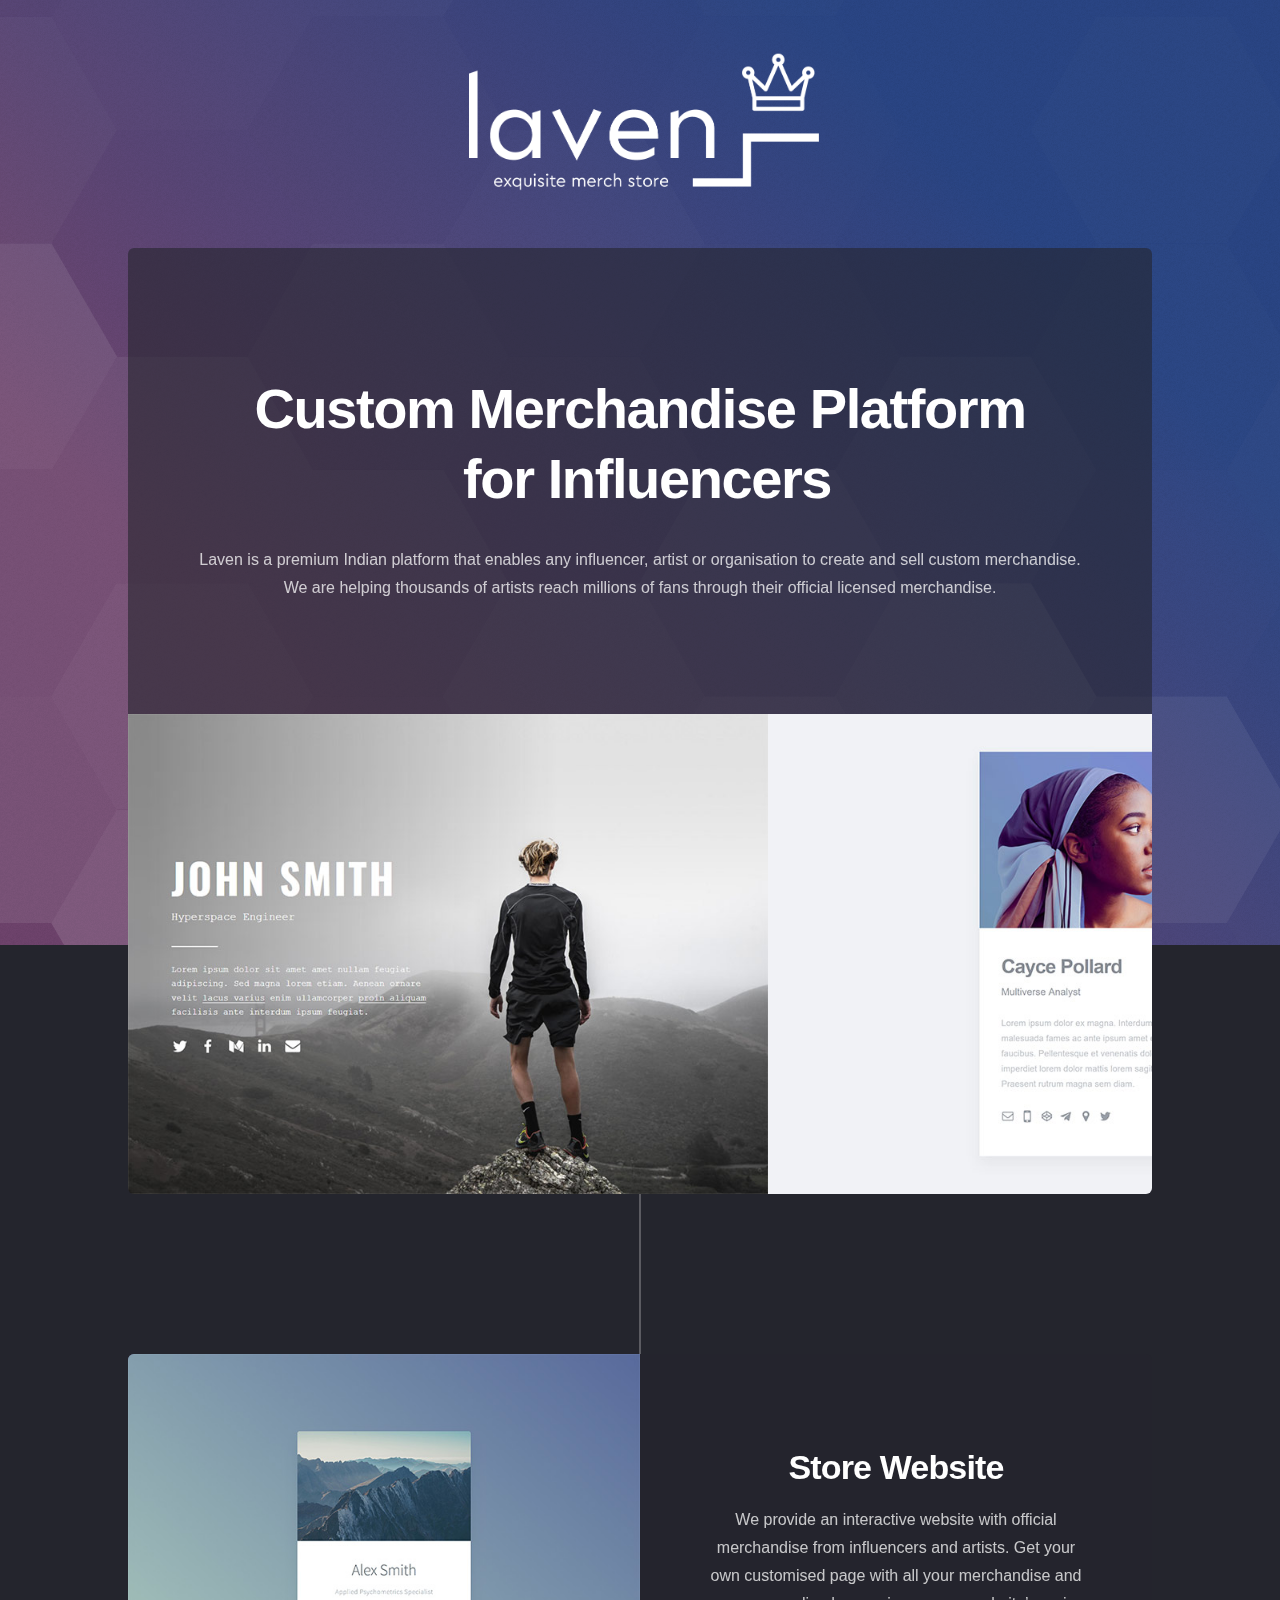
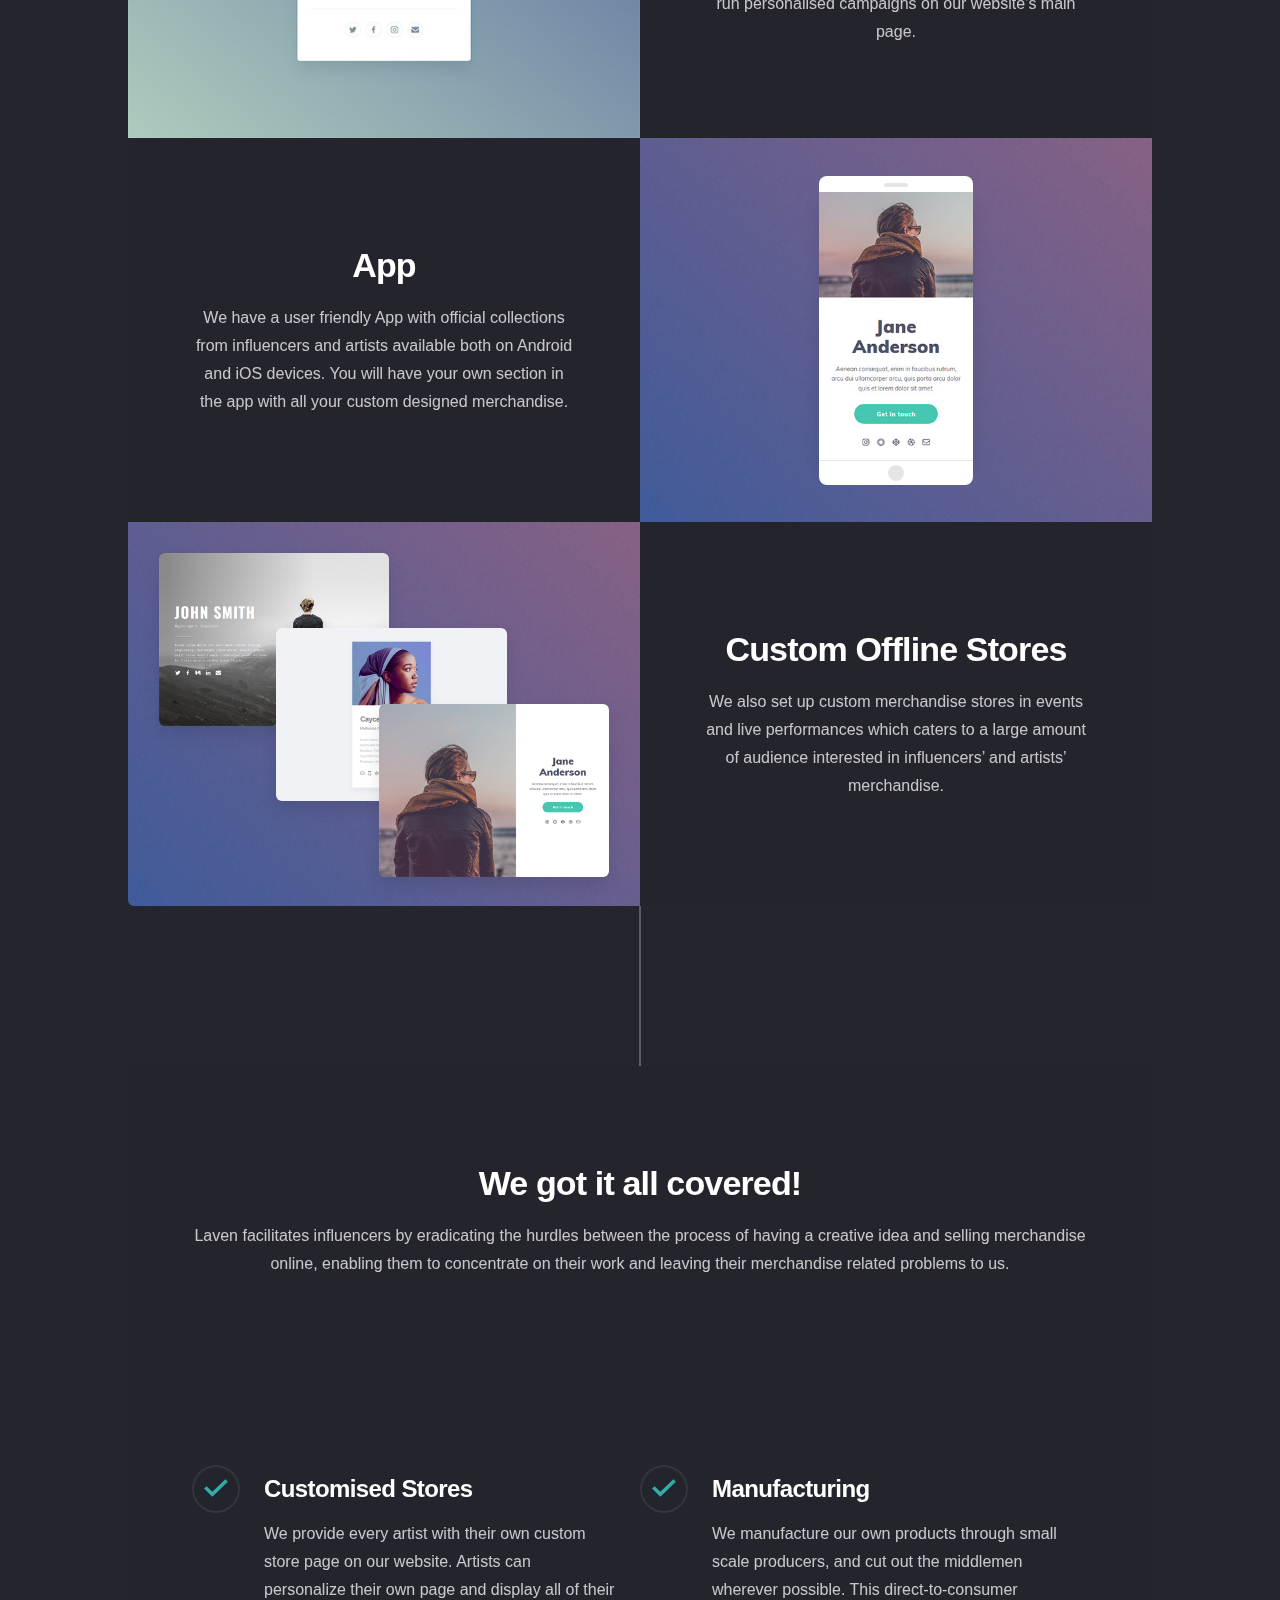
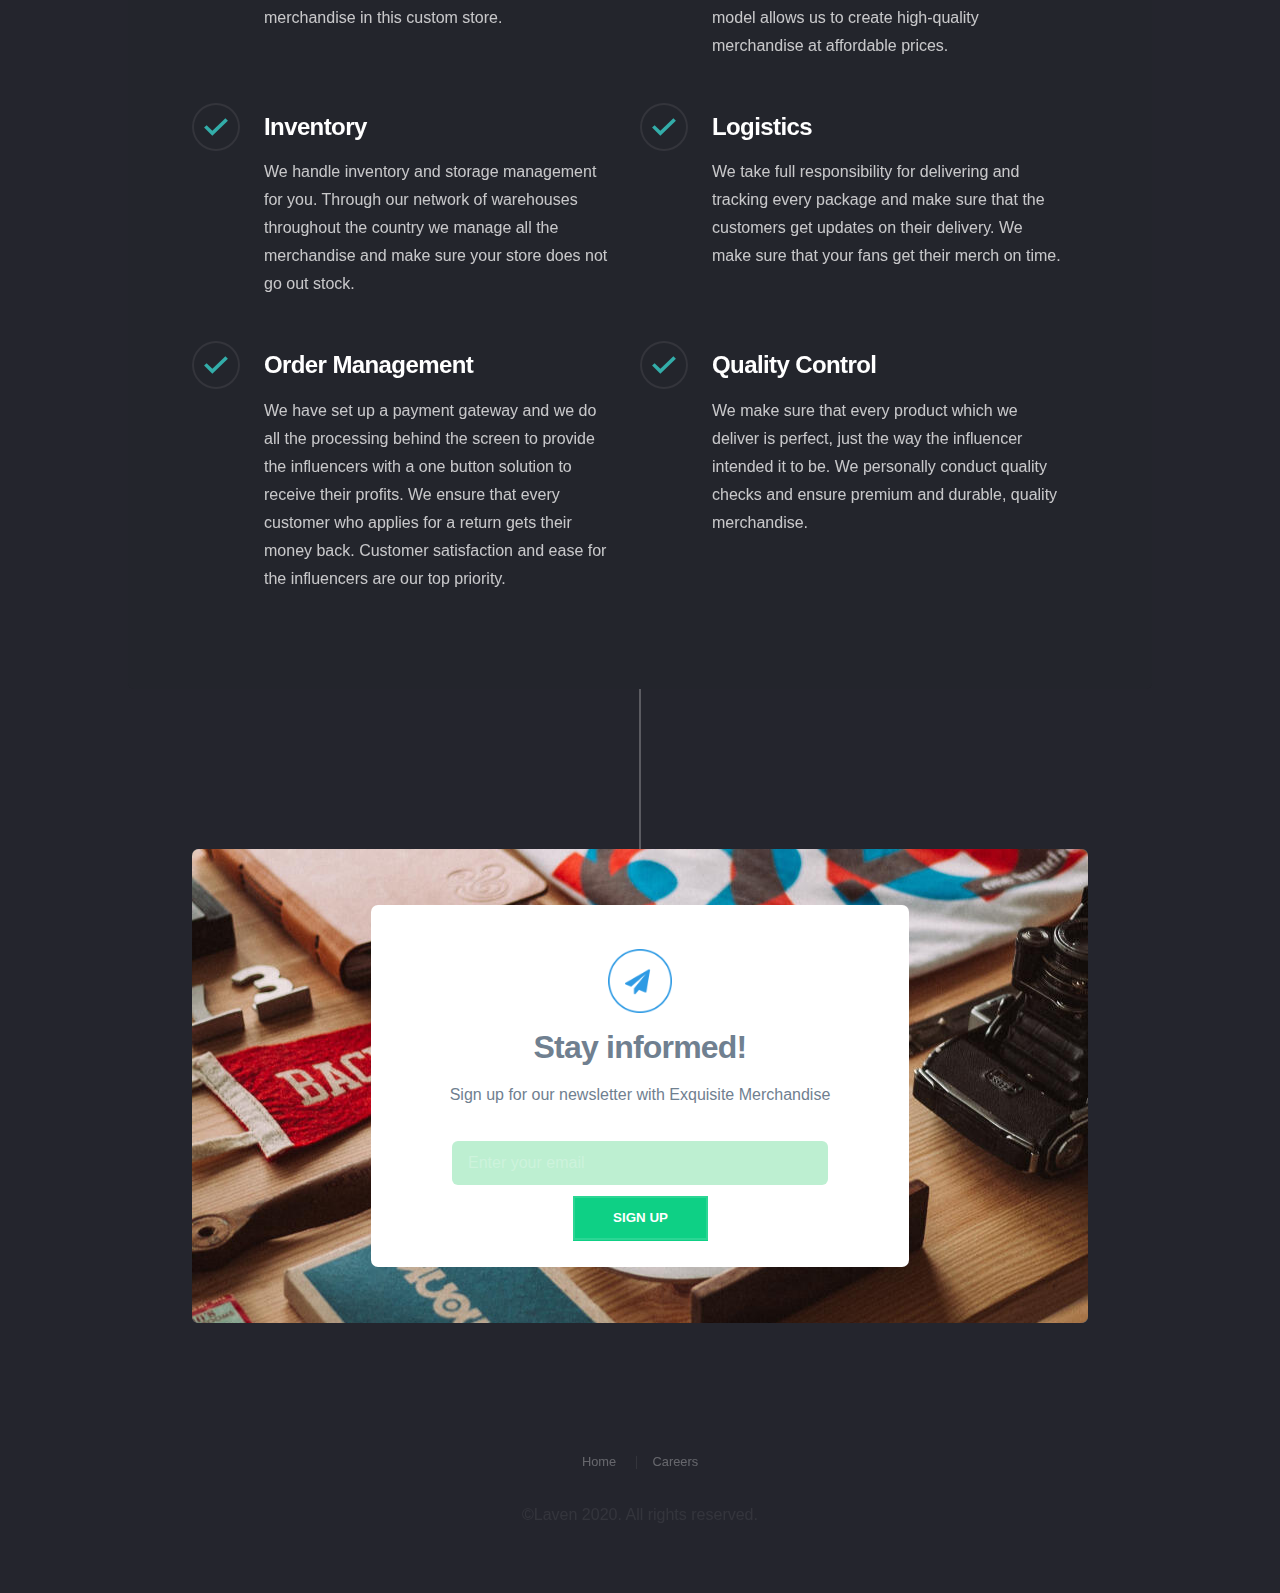
<file: index.html>
<!DOCTYPE HTML>
<html lang="en">
    <head>
        <title>laven - Exquisite Merch Store</title>
        <meta name="description" content="Add something here"/>
        <meta name="viewport" content="width=device-width,initial-scale=1.0,user-scalable=no"/>
        <link rel='icon' href='./assets/images/favicon.png' type='image/png'>
        <link rel="stylesheet" href="./assets/app.css?v=1593477047695"/>
        <link rel="stylesheet" href="./assets/app-root.css?v=1593477047695"/>
        <style>
            #form01 .inner > * {
                margin: 0 0 0 1.25rem;
            }

            #form01 .inner > :first-child {
                margin: 0;
            }

            #form01 .inner {
                display: inline-block;
                margin: 0 auto;
                width: 32rem;
                -moz-flex-wrap: nowrap;
                -webkit-flex-wrap: nowrap;
                -ms-flex-wrap: nowrap;
                flex-wrap: nowrap;
                -moz-flex-direction: row;
                -webkit-flex-direction: row;
                -ms-flex-direction: row;
                flex-direction: row;
                -moz-align-items: center;
                -webkit-align-items: center;
                -ms-align-items: center;
                align-items: center;
            }

            #form01 label:first-child {
                margin: 0.25rem 0 0.9375rem 0;
                font-size: 1em;
                line-height: 1.5;
                font-family: '-apple-system', 'BlinkMacSystemFont', 'Segoe UI', 'Roboto', 'Helvetica Neue', 'Arial', sans-serif, 'Apple Color Emoji', 'Segoe UI Emoji', 'Segoe UI Symbol';
                font-weight: 400;
                color: #000000;
            }

            #form01 input[type="text"], #form01 input[type="email"], #form01 textarea, #form01 select, #form01 input[type="checkbox"] + label, #form01 .file {
                font-size: 1em;
                font-family: 'Source Sans Pro', sans-serif;
                font-weight: 400;
                border-radius: 0.25rem;
            }

            #form01 input[type="text"], #form01 input[type="email"], #form01 textarea, #form01 select, #form01 .file {
                color: #FFFFFF;
                border: solid 1px rgba(255,255,255,0.4);
            }

            #form01 input[type="text"]:focus, #form01 input[type="email"]:focus, #form01 textarea:focus, #form01 select:focus, #form01 .file.focus {
                border-color: #009E95;
                box-shadow: 0 0 0 1px #009E95;
            }

            #form01 input[type="checkbox"] + label {
                color: #FFFFFF;
            }

            #form01 input[type="text"], #form01 input[type="email"], #form01 select, #form01 .file {
                height: 3rem;
                line-height: 3rem;
                padding: 0 1.05rem;
            }

            #form01 textarea {
                padding: 1.05rem;
                height: 15rem;
            }

            #form01 select {
                background-image: url("data:image/svg+xml;charset=utf8,%3Csvg xmlns='http://www.w3.org/2000/svg' width='504' height='552' preserveAspectRatio='none' viewBox='0 0 504 552'%3E%3Cpath d='M483.9,210.9L252,442.9L20.1,210.9l67.9-67.9L252,307.1l164.1-164.1L483.9,210.9z' fill='rgba(255,255,255,0.4)' /%3E%3C/svg%3E");
                background-position: calc(100% - 1.05rem) center;
                padding-right: 3rem;
            }

            #form01 input[type="checkbox"] + label:before {
                border-radius: 0.25rem;
                color: #FFFFFF;
                border: solid 1px rgba(255,255,255,0.4);
                width: 2.25rem;
                height: 2.25rem;
                margin-right: 1.125rem;
                background-size: 1.275rem;
            }

            #form01 input[type="checkbox"]:checked + label:before {
                background-image: url("data:image/svg+xml;charset=utf8,%3Csvg xmlns='http://www.w3.org/2000/svg' width='648' height='552' preserveAspectRatio='none' viewBox='0 0 648 552'%3E%3Cpath d='M225.3,517.7L2.1,293.1l68.1-67.7L226,382.3L578.1,35.6l67.4,68.4L225.3,517.7z' fill='%23FFFFFF' /%3E%3C/svg%3E");
            }

            #form01 input[type="checkbox"]:focus + label:before {
                border-color: #009E95;
                box-shadow: 0 0 0 1px #009E95;
            }

            #form01 .file:before {
                width: calc(100% - 4.05rem);
                background-size: 1rem;
                padding-left: 1.4rem;
                background-image: url("data:image/svg+xml;charset=utf8,%3Csvg xmlns='http://www.w3.org/2000/svg' width='40' height='40' preserveAspectRatio='none' viewBox='0 0 40 40'%3E%3Cpath d='M27.4,4.5c-0.4-0.4-0.8-0.7-1.5-0.9c-0.6-0.3-1.2-0.4-1.7-0.4H7.1c-0.5,0-0.9,0.2-1.3,0.5S5.3,4.5,5.3,5.1v30.7 c0,0.5,0.2,0.9,0.5,1.3c0.4,0.4,0.8,0.5,1.3,0.5h25.8c0.5,0,0.9-0.2,1.3-0.5c0.4-0.4,0.5-0.8,0.5-1.3V13.7c0-0.5-0.1-1.1-0.4-1.7 c-0.3-0.6-0.6-1.1-0.9-1.5L27.4,4.5z M25.7,6.2l6,6c0.2,0.2,0.3,0.4,0.4,0.8h-7.2V5.8C25.3,5.9,25.5,6.1,25.7,6.2z M7.7,35.2V5.7 h14.7v8c0,0.5,0.2,0.9,0.5,1.3c0.4,0.4,0.8,0.5,1.3,0.5h8v19.7H7.7z' style='opacity: 0.375' fill='%23FFFFFF' /%3E%3C/svg%3E");
            }

            #form01 .file:after {
                width: 2.4rem;
                height: 2.4rem;
                line-height: 2.4rem;
                background-size: 1.2rem;
                border-radius: 0.16rem;
                background-color: #009E95;
                background-image: url("data:image/svg+xml;charset=utf8,%3Csvg xmlns='http://www.w3.org/2000/svg' width='40' height='40' preserveAspectRatio='none' viewBox='0 0 40 40'%3E%3Cpath d='M36.1,22.7l-5.7,7.1c-0.3,0.4-0.8,0.7-1.4,1c-0.6,0.3-1.2,0.4-1.7,0.4H6.2c-0.7,0-1-0.2-1-0.7c0-0.2,0.1-0.5,0.4-0.8 l5.7-7.1c0.3-0.4,0.8-0.7,1.4-1c0.6-0.3,1.1-0.4,1.7-0.4h21.2c0.7,0,1,0.2,1,0.7C36.5,22.1,36.4,22.4,36.1,22.7z M11.6,19.4 c-0.9,0.4-1.7,1-2.3,1.7l-5,6.1V10.7c0-0.5,0.2-1,0.5-1.3C5.2,9,5.7,8.8,6.2,8.8h6.2c0.5,0,1,0.2,1.3,0.5c0.4,0.4,0.5,0.8,0.5,1.3 v1.2c0,0.5,0.2,1,0.5,1.3c0.4,0.4,0.8,0.5,1.3,0.5h11.2c0.5,0,1,0.2,1.3,0.5c0.4,0.4,0.5,0.8,0.5,1.3v3.1H14.3 C13.4,18.8,12.5,19,11.6,19.4z M38.7,20.6c-0.3-0.6-0.7-1.1-1.3-1.4c-0.6-0.3-1.2-0.5-1.9-0.5h-3.7v-3.1c0-1.2-0.4-2.2-1.3-3.1 s-1.9-1.3-3.1-1.3H16.8v-0.6c0-1.2-0.4-2.2-1.3-3.1c-0.9-0.9-1.9-1.3-3.1-1.3H6.2C5,6.3,4,6.7,3.1,7.6s-1.3,1.9-1.3,3.1v18.7 c0,1.2,0.4,2.2,1.3,3.1s1.9,1.3,3.1,1.3h21.2c0.9,0,1.8-0.2,2.7-0.7c0.9-0.4,1.7-1,2.3-1.7l5.7-7.1c0.6-0.8,0.9-1.5,0.9-2.3 C39,21.5,38.9,21,38.7,20.6z' fill='%23FFFFFF' /%3E%3C/svg%3E");
                bottom: calc(0.3rem - 1px);
                right: calc(0.3rem - 1px);
            }

            #form01 .file:hover:after {
                background-color: #0EB5AC;
            }

            #form01 button {
                height: 3rem;
                line-height: 3rem;
                padding: 0 1.5rem;
                text-transform: uppercase;
                font-size: 0.625em;
                font-family: 'Poppins', sans-serif;
                letter-spacing: 0.175rem;
                padding-left: calc(0.175rem + 1.5rem);
                font-weight: 600;
                border-radius: 0.25rem;
                background-color: #009E95;
                color: #FFFFFF;
                position: relative;
            }

            #form01 button:hover {
                background-color: #0EB5AC;
            }

            #form01 .inner .field {
                width: 80%;
                margin: 0 auto;
                -moz-flex-grow: 1;
                -webkit-flex-grow: 1;
                -ms-flex-grow: 1;
                flex-grow: 1;
                -moz-flex-shrink: 1;
                -webkit-flex-shrink: 1;
                -ms-flex-shrink: 1;
                flex-shrink: 1;
            }

            #form01 .inner .actions {
                -moz-flex-grow: 0;
                -webkit-flex-grow: 0;
                -ms-flex-grow: 0;
                flex-grow: 0;
                -moz-flex-shrink: 0;
                -webkit-flex-shrink: 0;
                -ms-flex-shrink: 0;
                flex-shrink: 0;
            }

            #form01 button:before {
                -moz-pointer-events: none;
                -webkit-pointer-events: none;
                -ms-pointer-events: none;
                pointer-events: none;
                content: '';
                display: block;
                width: 2.25rem;
                height: 2.25rem;
                position: absolute;
                top: 50%;
                left: 50%;
                margin: -1.125rem 0 0 -1.125rem;
                -moz-animation: button-spinner 1s infinite linear;
                -webkit-animation: button-spinner 1s infinite linear;
                -ms-animation: button-spinner 1s infinite linear;
                animation: button-spinner 1s infinite linear;
                -moz-transition: opacity 0.25s ease;
                -webkit-transition: opacity 0.25s ease;
                -ms-transition: opacity 0.25s ease;
                transition: opacity 0.25s ease;
                -moz-transition-delay: 0s;
                -webkit-transition-delay: 0s;
                -ms-transition-delay: 0s;
                transition-delay: 0s;
                opacity: 0;
                background-image: url('[data-uri]');
                background-position: center;
                background-repeat: no-repeat;
                background-size: 2.25rem;
            }

            #form01 button.waiting {
                color: transparent;
            }

            #form01 button.waiting svg {
                fill: transparent;
            }

            #form01 button.waiting:before {
                opacity: 1.0;
                -moz-transition-delay: 0.125s;
                -webkit-transition-delay: 0.125s;
                -ms-transition-delay: 0.125s;
                transition-delay: 0.125s;
            }

            #form01 ::-webkit-input-placeholder {
                color: #FFFFFF;
                opacity: 0.55;
            }

            #form01 :-moz-placeholder {
                color: #FFFFFF;
                opacity: 0.55;
            }

            #form01 ::-moz-placeholder {
                color: #FFFFFF;
                opacity: 0.55;
            }

            #form01 :-ms-input-placeholder {
                color: #FFFFFF;
                opacity: 0.55;
            }

            #form01 .file[data-filename=""]:before {
                color: #FFFFFF;
                opacity: 0.55;
            }

            #form01 input[name="mail"] {
                display: none;
            }

            .subscribe_form {
	 max-width: 470px;
	 width: 100%;
	 margin: 0 auto;
            }
            .subscribe_form:focus {
                outline: none;
            }
            .subscribe_form .form-control {
                border: none;
                
            }
            .subscribe_form .form-control:focus {
                box-shadow: none;
            }
            .subscribe_form input {
                height: 44px;
            }
            .subscribe_form button {
                border: none;
                height: 44px;
                background-color: #0ed085;
                color: #fff;
                margin: -1px;
                border-radius: 0;
                width: 135px;
                text-transform: uppercase;
                position: relative;
                transition: all ease 0.3s;
                -webkit-transition: all ease 0.3s;
                -moz-transition: all ease 0.3s;
                -o-transition: all ease 0.3s;
                -ms-transition: all ease 0.3s;
            }
            .subscribe_form button:hover, .subscribe_form button:focus, .subscribe_form button:active, .subscribe_form button:visited {
                color: #fff;
                background-color: rgba(14, 208, 133, 0.77);
                outline: none;
                transition: all ease 0.3s;
                -webkit-transition: all ease 0.3s;
                -moz-transition: all ease 0.3s;
                -o-transition: all ease 0.3s;
                -ms-transition: all ease 0.3s;
            }
            .subscribe_form button:hover:before, .subscribe_form button:focus:before, .subscribe_form button:active:before, .subscribe_form button:visited:before {
                background-color: rgba(14, 208, 133, 0.77);
                transition: all ease 0.3s;
                -webkit-transition: all ease 0.3s;
                -moz-transition: all ease 0.3s;
                -o-transition: all ease 0.3s;
                -ms-transition: all ease 0.3s;
            }
            .subscribe_form button:before {
                content: '';
                position: absolute;
                top: 100%;
                left: 0;
                height: 1px;
                background-color: #0ed085;
                width: 100%;
                transition: all ease 0.3s;
                -webkit-transition: all ease 0.3s;
                -moz-transition: all ease 0.3s;
                -o-transition: all ease 0.3s;
                -ms-transition: all ease 0.3s;
            }
            .subscribe_form .input-group-btn:last-child > .btn, .subscribe_form .input-group-btn:last-child > .btn-group {
                z-index: 2;
                margin-left: 0px;
            }

            
        </style>
    </head>
    <body id="root" class="index is-loading">
        
       <div class="inner" >
                
                    <img src='./assets/images/title-logo.png' alt='laven - the exquisite merch store' style="width: 35%; margin-top: 3rem;">
                
            <section id="about" class="style1" style="margin-top: 3rem !important;">
                <header>
                    <h2>
                        Custom Merchandise Platform<br>&nbsp;for Influencers
                    </h2>
                    <p>
                        Laven is a premium Indian platform that enables any influencer, artist or organisation to create and sell custom merchandise. We are helping thousands of artists reach millions of fans through their official licensed merchandise.
                    </p>
                </header>
                <div class="carousel">
                    <div class="reel">
                        <a href="" target="_blank">
                            <img alt="" src="./assets/images/landing/site-1.jpg"/>
                        </a>
                        <a href="" target="_blank">
                            <img alt="" src="./assets/images/landing/site-2.jpg"/>
                        </a>
                        <a href="" target="_blank">
                            <img alt="" src="./assets/images/landing/site-3.jpg"/>
                        </a>
                        <a href="" target="_blank">
                            <img alt="" src="./assets/images/landing/site-4.jpg"/>
                        </a>
                        <a href="" target="_blank">
                            <img alt="" src="./assets/images/landing/site-5.jpg"/>
                        </a>
                        <a href="" target="_blank">
                            <img alt="" src="./assets/images/landing/site-1.jpg"/>
                        </a>
                        <a href="" target="_blank">
                            <img alt="" src="./assets/images/landing/site-2.jpg"/>
                        </a>
                        <a href="" target="_blank">
                            <img alt="" src="./assets/images/landing/site-3.jpg"/>
                        </a>
                        <a href="" target="_blank">
                            <img alt="" src="./assets/images/landing/site-4.jpg"/>
                        </a>
                        <a href="" target="_blank">
                            <img alt="" src="./assets/images/landing/site-5.jpg"/>
                        </a>
                    </div>
                </div>
            </section>
            <section id="highlights" class="style1">
                <section>
                    <div class="pic">
                        <div class="highlight simple">
                            <div class="templates">
                                <div class="template n1"></div>
                                <div class="template n2"></div>
                                <div class="template n3"></div>
                                <div class="template n4"></div>
                            </div>
                        </div>
                    </div>
                    <div class="content">
                        <h2>Store Website</h2>
                        <p>
                            We provide an interactive website with official merchandise from influencers and artists. Get your own customised page with all your merchandise and run personalised campaigns on our website’s main page. 
                        </p>
                    </div>
                </section>
                <section>
                    <div class="pic">
                        <div class="highlight responsive">
                            <div class="phone">
                                <div class="screen">
                                    <div class="image"></div>
                                </div>
                            </div>
                        </div>
                    </div>
                    <div class="content">
                        <h2>App</h2>
                        <p>We have a user friendly App with official collections from influencers and artists available both on Android and iOS devices. You will have your own section in the app with all your custom designed merchandise. </p>
                    </div>
                </section>
                <section>
                    <div class="pic">
                        <div class="highlight free">
                            <div class="site n1"></div>
                            <div class="site n2"></div>
                            <div class="site n3"></div>
                        </div>
                    </div>
                    <div class="content">
                        <h2>Custom Offline Stores</h2>
                        <p>We also set up custom merchandise stores in events and live performances which caters to a large amount of audience interested in influencers’ and artists’ merchandise.</p>
                    </div>
                </section>
            </section>
            <section id="pro" class="style1">
                <header>
                    <h2>We got it all covered!</h2>
                    <p>
                        Laven facilitates influencers by eradicating the hurdles between the process of having a creative idea and selling merchandise online, enabling them to concentrate on their work and leaving their merchandise related problems to us.
                    </p>
                </header>
                <div class="content">
                    <ul class="pro-features">
                        <li>
                            <h3>Customised Stores</h3>
                            <p>
                                We provide every artist with their own custom store page on our website. Artists can personalize their own page and display all of their merchandise in this custom store.
                            </p>
                        </li>
                        <li>
                            <h3>Manufacturing</h3>
                            <p>We manufacture our own products through small scale producers, and cut out the middlemen wherever possible. This direct-to-consumer model allows us to create high-quality merchandise at affordable prices. </p>
                        </li>
                        <li>
                            <h3>Inventory</h3>
                            <p>
                                We handle inventory and storage management for you. Through our network of warehouses throughout the country we manage all the merchandise and make sure your store does not go out stock.
                            </p>
                        </li>
                        <li>
                            <h3>Logistics</h3>
                            <p>
                                We take full responsibility for delivering and tracking every package and make sure that the customers get updates on their delivery. We make sure that your fans get their merch on time. 
                            </p>
                        </li>
                        <li>
                            <h3>Order Management</h3>
                            <p>
                                We have set up a payment gateway and we do all the processing behind the screen to provide the influencers with a one button solution to receive their profits. We ensure that every customer who applies for a return gets their money back. Customer satisfaction and ease for the influencers are our top priority.
                            </p>
                        </li>
                        <li>
                            <h3>Quality Control</h3>
                            <p>We make sure that every product which we deliver is perfect, just the way the influencer intended it to be. We personally conduct quality checks and ensure premium and durable, quality merchandise. </p>
                        </li>
                    </ul>
                    
                </div>
            </section>
            <section class="style2" style="width: inherit;">
                <div style='width=inherit; background-image: url("./assets/images/bg.jpg"); background-position: contain; background-position: center; border-radius: 7px; '>
                <br><br>
                <div style='width: 60%; height: fit-content; margin: 0 auto; background-position: center; background-color: white; border-radius: 7px;'>
                    <br>
            
                    <img src="assets/images/image01.png" alt="" style="max-height: 5rem; width: auto; padding-top: 1rem;">
                    <h1 id="text02" style="object-position: right; color: slategrey; font-size: 2rem;">Stay informed!</h1>
                    <p style="color: slategrey; font-size: 1rem;">Sign up for our newsletter with Exquisite Merchandise</p>
    
                    <div class="col-sm-12">
                        <div class="subscribe_now">
                          <form class="subscribe_form">
                               <input type="text" class="form-control" name="email" placeholder="Enter your email">
                               <br><br>
                               <span class="input-group-btn" style="display: inline-block;">
                                    <button class="btn btn-default" type="button">SIGN UP</button>
                                    
                               </span>
                            

                          </form>
                        </div>
                      </div>
                    <br>       
                </div>
                <br><br>
            </div>
                

            </section>
        </div>

        <footer id="footer">
            <ul class="menu">
                <li>
                    <a href="./">Home</a>
                </li>
                <li>
                    <a href="./careers">Careers</a>
                </li>
            </ul>
            <p class="copyright" style="font-size: 1rem;">&copy;Laven 2020. All rights reserved.</p>
        </footer>
        <script src="./assets/libs.js?v=1593477047695"></script>
        <script src="./assets/app.js?v=1593477047695"></script>
        <script src="./assets/app-root.js?v=1593477047695"></script>
        <script>
            app.root.init({});
        </script>
    </body>
</html>
</file>
<file: assets/app.css>
html,body,div,span,applet,object,iframe,h1,h2,h3,h4,h5,h6,p,blockquote,pre,a,abbr,acronym,address,big,cite,code,del,dfn,em,img,ins,kbd,q,s,samp,small,strike,strong,sub,sup,tt,var,b,u,i,center,dl,dt,dd,ol,ul,li,fieldset,form,label,legend,table,caption,tbody,tfoot,thead,tr,th,td,article,aside,canvas,details,embed,figure,figcaption,footer,header,hgroup,menu,nav,output,ruby,section,summary,time,mark,audio,video{margin:0;padding:0;border:0;font-size:100%;font:inherit;vertical-align:baseline}article,aside,details,figcaption,figure,footer,header,hgroup,menu,nav,section{display:block}body{line-height:1}ol,ul{list-style:none}blockquote,q{quotes:none}blockquote:before,blockquote:after,q:before,q:after{content:'';content:none}table{border-collapse:collapse;border-spacing:0}body{-webkit-text-size-adjust:none}mark{background-color:transparent;color:inherit}input::-moz-focus-inner{border:0;padding:0}input,select,textarea{-moz-appearance:none;-webkit-appearance:none;-ms-appearance:none;appearance:none}@-ms-viewport{width:device-width}@media screen and (max-width: 480px){html,body{min-width:320px}}html{box-sizing:border-box}*,*:before,*:after{box-sizing:inherit}body{background:#24252d}body.is-loading *,body.is-loading *:before,body.is-loading *:after{-moz-animation:none !important;-webkit-animation:none !important;-ms-animation:none !important;animation:none !important;-moz-transition:none !important;-webkit-transition:none !important;-ms-transition:none !important;transition:none !important}body.is-nonTouch{-moz-touch-action:pan-y;-webkit-touch-action:pan-y;-ms-touch-action:pan-y;touch-action:pan-y}body.is-nonTouch *,body.is-nonTouch *:before,body.is-nonTouch *:after{-moz-touch-action:pan-y;-webkit-touch-action:pan-y;-ms-touch-action:pan-y;touch-action:pan-y}html{font-size:12pt}@media screen and (min-width: 1680px){html{font-size:15pt}}@media screen and (max-width: 736px){html{font-size:11pt}}body,input,select,textarea{color:rgba(255,255,255,0.75);font-family:Arial,Helvetica,sans-serif;font-weight:normal;line-height:1.75;font-size:1em}a{-moz-transition:color .2s ease-in-out,border-bottom-color .2s ease-in-out;-webkit-transition:color .2s ease-in-out,border-bottom-color .2s ease-in-out;-ms-transition:color .2s ease-in-out,border-bottom-color .2s ease-in-out;transition:color .2s ease-in-out,border-bottom-color .2s ease-in-out;color:rgba(255,255,255,0.75);text-decoration:none;border-bottom:dotted 1px rgba(255,255,255,0.25)}a:hover{color:#fff;border-bottom-color:transparent}a.minor{font-size:0.8em;color:rgba(255,255,255,0.25)}a.minor:hover{color:#fff}strong,b{color:#fff;font-weight:bold}strong a,b a{color:#fff;border-bottom-color:rgba(255,255,255,0.75)}strong.minor,b.minor{font-weight:normal}em,i{font-style:italic}p{margin:0 0 2em 0}p.details{margin-top:.5em;color:rgba(255,255,255,0.25)}p.details strong{color:rgba(255,255,255,0.75);font-weight:normal}p.details a{color:inherit;border-bottom-color:rgba(255,255,255,0.125)}p.details a:hover{color:rgba(255,255,255,0.75);border-bottom-color:transparent}p.details.minor{font-size:0.8em}p.details.positive{color:#6E9C72}p.details.caution{color:#E79435}p.details.negative{color:#CC666B}p.details+.details{margin-top:-1.5em}@media screen and (max-width: 736px){p.details.minor{font-size:1em}}h1,h2,h3,h4,h5,h6{color:#fff;font-weight:bold;line-height:1.6;margin:0 0 1em 0}h1 a,h2 a,h3 a,h4 a,h5 a,h6 a{color:inherit;text-decoration:none}h1.minor,h2.minor,h3.minor,h4.minor,h5.minor,h6.minor{font-weight:normal;color:rgba(255,255,255,0.75)}h1.optional:after,h2.optional:after,h3.optional:after,h4.optional:after,h5.optional:after,h6.optional:after{content:'(optional)';color:rgba(255,255,255,0.25);font-weight:normal;margin-left:0.375em}h1>.secondary,h2>.secondary,h3>.secondary,h4>.secondary,h5>.secondary,h6>.secondary{color:rgba(255,255,255,0.25);font-weight:normal;letter-spacing:0;position:relative}h1{font-size:2.25em;letter-spacing:-0.025em;margin:0 0 .5em 0}h2{font-size:1.25em}h2>.secondary{top:0;font-size:.8em}h3{font-size:1em}h3>.secondary{top:0;font-size:1em}h4{font-size:0.8em}h5{font-size:0.6em}h6{font-size:0.6em}@media screen and (max-width: 736px){h1{font-size:1.5em;letter-spacing:-0.025em;margin:0 0 1em 0}h2{font-size:1em}}sub{font-size:0.625em;position:relative;top:0.5em}sup{font-size:0.625em;position:relative;top:-0.5em}sup.suffix{font-weight:normal;color:rgba(255,255,255,0.25);margin-left:0.5em}blockquote{border-left:solid 4px rgba(255,255,255,0.075);font-style:italic;margin:0 0 2em 0;padding:.5em 0 .5em 2em}code{background:rgba(71,73,88,0.85);border-radius:6px;font-family:"Courier New",monospace;font-size:0.9em;margin:0 0.325em;padding:0.25em 0.425em;cursor:text !important;-moz-user-select:text;-webkit-user-select:text;-ms-user-select:text;user-select:text}pre{-webkit-overflow-scrolling:touch;font-family:"Courier New",monospace;font-size:0.9em;margin:0 0 2em 0}pre code{display:block;line-height:1.75em;padding:1em 1.5em;overflow-x:auto}hr{border:0;border-bottom:solid 1px rgba(255,255,255,0.075);margin:2em 0}hr.major{margin:3em 0}hr.minor{margin:-1em 0 1em 0}@media screen and (max-width: 736px){hr.major{margin:2em 0}}.align-left{text-align:left}.align-center{text-align:center}.align-right{text-align:right}.positive{color:#6E9C72}.positive strong{color:#79c480}.caution{color:#E79435}.caution strong{color:#fead51}.negative{color:#CC666B}.negative strong{color:#e87d82}.neutral{color:rgba(255,255,255,0.25)}.v9.ea{-moz-user-select:none;-webkit-user-select:none;-ms-user-select:none;user-select:none;cursor:default}.v9.ea:after{content:'\0040vertex9' '\002E' 'com'}.strike{text-decoration:line-through}.punycode{background-image:url("data:image/svg+xml;charset=utf8,%3Csvg xmlns='http://www.w3.org/2000/svg' width='648' height='552' viewBox='0 0 552 552'%3E%3Cpath d='M276,24C136.8,24,24,136.8,24,276s112.8,252,252,252s252-112.8,252-252S415.2,24,276,24z M503.7,264h-99.8  c-0.8-34.9-5.3-68-12.6-97.8c25.1-6.4,48.3-14.8,68.6-25.1c10.5,14.3,19.3,29.7,26.3,46.2C496.4,211.7,502.3,237.5,503.7,264z   M367.8,380.6c-25.4-4.9-52.3-7.8-79.8-8.4V288h91.9c-0.7,28.1-3.8,55.3-9.4,81C369.6,373,368.7,376.8,367.8,380.6z M181.5,369  c-5.5-25.8-8.7-53-9.4-81H264v84.2c-27.5,0.7-54.4,3.5-79.8,8.4C183.3,376.8,182.4,373,181.5,369z M184.2,171.4  c25.4,4.9,52.3,7.8,79.8,8.4V264h-91.9c0.7-28.1,3.8-55.3,9.4-81C182.4,179,183.3,175.2,184.2,171.4z M288,49.8  c20.4,5.9,40.7,26.7,57.1,58.9c6.1,12.1,11.5,25.3,16.1,39.6c-23.3,4.4-47.9,6.9-73.2,7.6V49.8z M264,49.8v106.1  c-25.3-0.6-50-3.2-73.2-7.6c4.6-14.3,10-27.5,16.1-39.6C223.3,76.4,243.6,55.7,264,49.8z M264,396.2v106.1  c-20.4-5.9-40.7-26.7-57.1-58.9c-6.1-12.1-11.5-25.3-16.1-39.6C214,399.4,238.7,396.8,264,396.2z M288,502.2V396.2  c25.3,0.6,50,3.2,73.2,7.6c-4.6,14.3-10,27.5-16.1,39.6C328.7,475.6,308.4,496.3,288,502.2z M288,264v-84.2  c27.5-0.7,54.4-3.5,79.8-8.4c0.9,3.8,1.8,7.6,2.7,11.5c5.5,25.8,8.7,53,9.4,81H288z M437.2,114.8c2.4,2.4,4.7,4.8,7,7.3  c-17.7,8.5-37.8,15.6-59.4,21.1c-11.3-35.7-26.9-65.4-45.5-86.3c8.6,2.5,17.1,5.5,25.5,9C391.9,77.4,416.3,93.8,437.2,114.8z   M187.3,65.9c8.3-3.5,16.8-6.5,25.5-9c-18.6,20.8-34.2,50.6-45.5,86.3c-21.7-5.4-41.7-12.5-59.4-21.1c2.3-2.5,4.6-4.9,7-7.3  C135.7,93.8,160.1,77.4,187.3,65.9z M92.2,141.1c20.3,10.3,43.4,18.8,68.6,25.1c-7.3,29.8-11.8,62.9-12.6,97.8H48.3  c1.4-26.5,7.3-52.3,17.6-76.7C72.9,170.8,81.7,155.4,92.2,141.1z M48.3,288h99.8c0.8,34.9,5.3,68,12.6,97.8  c-25.1,6.4-48.3,14.8-68.6,25.1c-10.5-14.3-19.3-29.7-26.3-46.2C55.6,340.3,49.7,314.5,48.3,288z M114.8,437.2  c-2.4-2.4-4.7-4.8-7-7.3c17.7-8.5,37.8-15.6,59.4-21.1c11.3,35.7,26.9,65.4,45.5,86.3c-8.6-2.5-17.1-5.5-25.5-9  C160.1,474.6,135.7,458.2,114.8,437.2z M364.7,486.1c-8.3,3.5-16.8,6.5-25.5,9c18.6-20.8,34.2-50.6,45.5-86.3  c21.7,5.4,41.7,12.5,59.4,21.1c-2.3,2.5-4.6,4.9-7,7.3C416.3,458.2,391.9,474.6,364.7,486.1z M459.8,410.9  c-20.3-10.3-43.4-18.8-68.6-25.1c7.3-29.8,11.8-62.9,12.6-97.8h99.8c-1.4,26.5-7.3,52.3-17.6,76.7  C479.1,381.2,470.3,396.6,459.8,410.9z' fill='rgba(255,255,255,0.25)' /%3E%3C/svg%3E");background-position:center;background-repeat:no-repeat;background-size:1.25em;background-position:left;padding-left:1.625em}.disclaimer{color:rgba(255,255,255,0.25)}.disclaimer a{color:rgba(255,255,255,0.25)}.disclaimer a:hover{color:#fff}.mfacode{font-family:monospace;font-size:1.5em;letter-spacing:0.25em}@media screen and (max-width: 736px){.mobile-exclude{display:none}}section.special,article.special{text-align:center}header{position:relative}header .status{position:absolute;top:0;right:0}.modal{font-size:12pt;-moz-align-items:center;-webkit-align-items:center;-ms-align-items:center;align-items:center;display:-moz-flex;display:-webkit-flex;display:-ms-flex;display:flex;-moz-justify-content:center;-webkit-justify-content:center;-ms-justify-content:center;justify-content:center;pointer-events:none;-moz-transition:opacity .25s ease,visibility .25s;-webkit-transition:opacity .25s ease,visibility .25s;-ms-transition:opacity .25s ease,visibility .25s;transition:opacity .25s ease,visibility .25s;background-color:rgba(0,0,0,0.875);height:100%;left:0;position:fixed;text-align:center;top:0;width:100%;z-index:10001;visibility:hidden;opacity:0;outline:0}@media screen and (min-width: 1680px){.modal{font-size:15pt}}@media screen and (max-width: 736px){.modal{font-size:11pt}}.modal h2{font-size:1.75em}.modal>.inner{-moz-transform:translateY(0.5em);-webkit-transform:translateY(0.5em);-ms-transform:translateY(0.5em);transform:translateY(0.5em);-moz-transition:-moz-transform .3125s ease,opacity .25s ease;-webkit-transition:-webkit-transform .3125s ease,opacity .25s ease;-ms-transition:-ms-transform .3125s ease,opacity .25s ease;transition:transform .3125s ease,opacity .25s ease;-moz-transition-delay:0s;-webkit-transition-delay:0s;-ms-transition-delay:0s;transition-delay:0s;padding:2em 2em .1em 2em ;opacity:0;position:relative;background:#353642;color:rgba(255,255,255,0.75);box-shadow:0 0.25em 1em 0 rgba(0,0,0,0.25);min-width:24em;border-radius:6px;max-height:calc(100vh - 6em);max-width:calc(100vw - 6em);overflow-y:auto;overflow-x:hidden;cursor:default;-webkit-overflow-scrolling:touch}.modal>.inner>.close{-moz-transition:color .2s ease;-webkit-transition:color .2s ease;-ms-transition:color .2s ease;transition:color .2s ease;display:block;position:absolute;top:0;right:0;width:3em;height:3em;line-height:3em;text-align:center;cursor:pointer;display:-moz-flex;display:-webkit-flex;display:-ms-flex;display:flex;-moz-align-items:center;-webkit-align-items:center;-ms-align-items:center;align-items:center;-moz-justify-content:center;-webkit-justify-content:center;-ms-justify-content:center;justify-content:center}.modal>.inner>.close>svg{-moz-transition:-moz-fill .2s ease;-webkit-transition:-webkit-fill .2s ease;-ms-transition:-ms-fill .2s ease;transition:fill .2s ease;width:1.25em;height:1.25em;fill:rgba(255,255,255,0.25);display:block}.modal>.inner>.close:hover>svg{fill:#fff}.modal.visible{pointer-events:auto;visibility:visible;opacity:1}.modal.visible>.inner{-moz-transform:translateY(0);-webkit-transform:translateY(0);-ms-transform:translateY(0);transform:translateY(0);opacity:1}@-moz-keyframes spin{0%{-moz-transform:rotate(0deg);-webkit-transform:rotate(0deg);-ms-transform:rotate(0deg);transform:rotate(0deg)}100%{-moz-transform:rotate(360deg);-webkit-transform:rotate(360deg);-ms-transform:rotate(360deg);transform:rotate(360deg)}}@-webkit-keyframes spin{0%{-moz-transform:rotate(0deg);-webkit-transform:rotate(0deg);-ms-transform:rotate(0deg);transform:rotate(0deg)}100%{-moz-transform:rotate(360deg);-webkit-transform:rotate(360deg);-ms-transform:rotate(360deg);transform:rotate(360deg)}}@-ms-keyframes spin{.modal 0%{-moz-transform:rotate(0deg);-webkit-transform:rotate(0deg);-ms-transform:rotate(0deg);transform:rotate(0deg)}.modal 100%{-moz-transform:rotate(360deg);-webkit-transform:rotate(360deg);-ms-transform:rotate(360deg);transform:rotate(360deg)}}@keyframes spin{0%{-moz-transform:rotate(0deg);-webkit-transform:rotate(0deg);-ms-transform:rotate(0deg);transform:rotate(0deg)}100%{-moz-transform:rotate(360deg);-webkit-transform:rotate(360deg);-ms-transform:rotate(360deg);transform:rotate(360deg)}}.modal:before{background-image:url("data:image/svg+xml;charset=utf8,%3Csvg xmlns='http://www.w3.org/2000/svg' width='648' height='552' viewBox='0 0 552 552'%3E%3Cpath d='M528,276c0,67.3-26.2,130.6-73.8,178.2S343.3,528,276,528s-130.6-26.2-178.2-73.8S24,343.3,24,276h24 c0,125.7,102.3,228,228,228s228-102.3,228-228S401.7,48,276,48V24c67.3,0,130.6,26.2,178.2,73.8S528,208.7,528,276z' fill='%2333ada9' /%3E%3C/svg%3E");background-position:center;background-repeat:no-repeat;background-size:4em;-moz-animation:spin 0.75s linear infinite;-webkit-animation:spin 0.75s linear infinite;-ms-animation:spin 0.75s linear infinite;animation:spin 0.75s linear infinite;content:'';width:4em;height:4em;display:block;position:absolute;top:50%;left:50%;margin:-2em 0 0 -2em;display:none}.modal.preshow>.inner{-moz-transform:translateY(0.5em);-webkit-transform:translateY(0.5em);-ms-transform:translateY(0.5em);transform:translateY(0.5em);opacity:0}.modal.preshow.with-spinner:before{display:block}@media screen and (max-width: 736px){.modal>.inner{width:100%;max-width:100% !important;border-radius:0}}@-moz-keyframes pending-message{0%{-moz-transform:rotate(0deg);-webkit-transform:rotate(0deg);-ms-transform:rotate(0deg);transform:rotate(0deg)}100%{-moz-transform:rotate(360deg);-webkit-transform:rotate(360deg);-ms-transform:rotate(360deg);transform:rotate(360deg)}}@-webkit-keyframes pending-message{0%{-moz-transform:rotate(0deg);-webkit-transform:rotate(0deg);-ms-transform:rotate(0deg);transform:rotate(0deg)}100%{-moz-transform:rotate(360deg);-webkit-transform:rotate(360deg);-ms-transform:rotate(360deg);transform:rotate(360deg)}}@-ms-keyframes pending-message{0%{-moz-transform:rotate(0deg);-webkit-transform:rotate(0deg);-ms-transform:rotate(0deg);transform:rotate(0deg)}100%{-moz-transform:rotate(360deg);-webkit-transform:rotate(360deg);-ms-transform:rotate(360deg);transform:rotate(360deg)}}@keyframes pending-message{0%{-moz-transform:rotate(0deg);-webkit-transform:rotate(0deg);-ms-transform:rotate(0deg);transform:rotate(0deg)}100%{-moz-transform:rotate(360deg);-webkit-transform:rotate(360deg);-ms-transform:rotate(360deg);transform:rotate(360deg)}}form{display:-moz-flex;display:-webkit-flex;display:-ms-flex;display:flex;-moz-flex-wrap:wrap;-webkit-flex-wrap:wrap;-ms-flex-wrap:wrap;flex-wrap:wrap;margin:0 0 2em 0}form>*{width:100%}form.minimal{-moz-flex-wrap:nowrap;-webkit-flex-wrap:nowrap;-ms-flex-wrap:nowrap;flex-wrap:nowrap;position:relative}form.minimal>*{width:auto}form.minimal .alert{position:absolute;bottom:-2em;left:0;margin:0;padding:0 0 0 1.5em;line-height:1;border-radius:0;font-size:0.8em;white-space:nowrap}form.minimal .alert:before{left:0;padding-left:0;opacity:1;top:0;height:100%}form.minimal .alert.error{background:transparent;color:#CC666B}form.minimal .alert.error:before{background-image:url("data:image/svg+xml;charset=utf8,%3Csvg xmlns='http://www.w3.org/2000/svg' width='648' height='552' viewBox='0 0 467 552'%3E%3Cpath d='M301.4,276l164.1,164.1l-67.9,67.9L233.5,343.9L69.4,507.9L1.5,440.1L165.6,276L1.5,111.9l67.9-67.9l164.1,164.1L397.5,44.1 l67.9,67.9L301.4,276z' fill='%23CC666B' /%3E%3C/svg%3E");background-position:center;background-repeat:no-repeat;background-size:1em}form.minimal .alert.success{background:transparent;color:#6E9C72}form.minimal .alert.success:before{background-image:url("data:image/svg+xml;charset=utf8,%3Csvg xmlns='http://www.w3.org/2000/svg' width='648' height='552' viewBox='0 0 648 552'%3E%3Cpath d='M225.3,517.7L2.1,293.1l68.1-67.7L226,382.3L578.1,35.6l67.4,68.4L225.3,517.7z' fill='%236E9C72' /%3E%3C/svg%3E");background-position:center;background-repeat:no-repeat;background-size:1em}form [data-requires]{-moz-transition:opacity 0.5s ease;-webkit-transition:opacity 0.5s ease;-ms-transition:opacity 0.5s ease;transition:opacity 0.5s ease}form [data-requires].inactive{opacity:0;position:absolute;height:0;overflow:hidden;z-index:-10000;width:auto;margin:0;pointer-events:none}form [data-requires].inactive [contenteditable]{display:none !important}form [data-conditions]{-moz-transition:opacity 0.5s ease;-webkit-transition:opacity 0.5s ease;-ms-transition:opacity 0.5s ease;transition:opacity 0.5s ease}form [data-conditions].inactive{opacity:0;position:absolute;height:0;overflow:hidden;z-index:-10000;width:auto;margin:0;pointer-events:none}form [data-conditions].inactive [contenteditable]{display:none !important}form ul.actions{margin-bottom:0}form .field+ul.actions,form .field-group+ul.actions{margin-top:.75em}form>section{display:-moz-flex;display:-webkit-flex;display:-ms-flex;display:flex;-moz-flex-wrap:wrap;-webkit-flex-wrap:wrap;-ms-flex-wrap:wrap;flex-wrap:wrap}form>section>*{width:100%}form .field-group{display:-moz-flex;display:-webkit-flex;display:-ms-flex;display:flex;-moz-flex-wrap:wrap;-webkit-flex-wrap:wrap;-ms-flex-wrap:wrap;flex-wrap:wrap;position:relative}form .field-group>*{width:100%}form .field-group.highlight{border-top:solid 1px rgba(255,255,255,0.075);border-bottom:solid 1px rgba(255,255,255,0.075);padding-top:1.5em;margin-bottom:1.875em}form .field-group.secondary .field{margin-top:-.375em}form .field-group.secondary label{font-size:0.8em;font-weight:normal;color:rgba(255,255,255,0.75);margin:0 0 1em 0}form .field-group.secondary .checkbox-wrapper .note{padding-left:3.71429em;margin-bottom:0;font-size:0.7em}form .field-group.secondary input[type="checkbox"]+label,form .field-group.secondary input[type="radio"]+label{margin-bottom:0}form .field-group.secondary .input-range-status{height:1.75em;line-height:1.75em;top:0}form .field-group.secondary .input-range-status:focus{height:1.75em;line-height:1.75em;padding:0 0.5em;top:-0.325em}form label+.field-group.secondary{margin-top:.375em}form .field-group+.note{margin-top:-.375em}form .field-group.secondary .field+.note{margin-top:-.75em}form .alert{margin:0 0 1.5em 0;border-radius:6px;padding:0.75em 1em 0.75em 2.5em;opacity:0;line-height:1.5;position:relative;text-align:left;-moz-transition:opacity .25s ease-in-out;-webkit-transition:opacity .25s ease-in-out;-ms-transition:opacity .25s ease-in-out;transition:opacity .25s ease-in-out}form .alert:before{content:'';display:block;width:1.25em;height:1.25em;position:absolute;top:0.875em;left:0.75em;opacity:0.5}form .alert.error{background:#CC666B;color:#fff}form .alert.error:before{background-image:url("data:image/svg+xml;charset=utf8,%3Csvg xmlns='http://www.w3.org/2000/svg' width='648' height='552' viewBox='0 0 467 552'%3E%3Cpath d='M301.4,276l164.1,164.1l-67.9,67.9L233.5,343.9L69.4,507.9L1.5,440.1L165.6,276L1.5,111.9l67.9-67.9l164.1,164.1L397.5,44.1 l67.9,67.9L301.4,276z' fill='%23fff' /%3E%3C/svg%3E");background-position:center;background-repeat:no-repeat;background-size:1em}form .alert.success{background:#6E9C72;color:#fff}form .alert.success:before{background-image:url("data:image/svg+xml;charset=utf8,%3Csvg xmlns='http://www.w3.org/2000/svg' width='648' height='552' viewBox='0 0 648 552'%3E%3Cpath d='M225.3,517.7L2.1,293.1l68.1-67.7L226,382.3L578.1,35.6l67.4,68.4L225.3,517.7z' fill='%23fff' /%3E%3C/svg%3E");background-position:center;background-repeat:no-repeat;background-size:1em}form .alert.visible{opacity:1}form .note{font-size:0.8em;color:rgba(255,255,255,0.375);cursor:default;margin-top:1.5em;margin-bottom:1.5em}form .note>:last-child{margin-bottom:0}form .note>span{display:block}form .note a{color:inherit}form .note a:focus{color:rgba(255,255,255,0.75)}form .note a:hover{color:#fff}form .note code{color:rgba(255,255,255,0.75)}form .note strong{font-weight:normal}form .note ul{margin:-1em 0 1em 0}form .note ol.steps{margin:1em 0}form .note.deprecated:before{content:'(Deprecated) ';color:rgba(255,255,255,0.25)}form p.note{margin-top:1.125em}form h3+.note,form header+.note,form label+.note{margin-top:0}form .field+.note{margin-top:-.375em}form hr{border:0;margin:0;height:2.5em;position:relative}form hr:before{content:'';display:block;position:absolute;top:calc(.5em + 1px);left:0;width:100%;height:1px;background-color:rgba(255,255,255,0.075)}form hr.major{margin:0;height:4.5em}form hr.major:before{top:calc(1.5em + 1px)}@media screen and (max-width: 736px){form hr.major{margin:0;height:2.5em}form hr.major:before{top:calc(.5em + 1px)}}form .field{-moz-flex-grow:1;-webkit-flex-grow:1;-ms-flex-grow:1;flex-grow:1;-moz-flex-shrink:1;-webkit-flex-shrink:1;-ms-flex-shrink:1;flex-shrink:1;position:relative;vertical-align:top;margin:0 0 1.5em 0}form .field>.button{position:absolute;top:-0.325em;right:0;font-size:0.65em}form .field .message{cursor:default;font-size:0.8em;margin-top:0;color:rgba(255,255,255,0.25);opacity:0;visibility:hidden;position:relative;padding-left:1.75em;-moz-transition:opacity .2s ease-in-out,visibility .2s;-webkit-transition:opacity .2s ease-in-out,visibility .2s;-ms-transition:opacity .2s ease-in-out,visibility .2s;transition:opacity .2s ease-in-out,visibility .2s}form .field .message.visible{visibility:visible;opacity:1;margin-top:1em}form .field .message:before{content:'';display:block;width:1.25em;height:100%;position:absolute;top:0;left:0}form .field .message.positive{color:#6E9C72}form .field .message.positive:before{background-image:url("data:image/svg+xml;charset=utf8,%3Csvg xmlns='http://www.w3.org/2000/svg' width='648' height='552' viewBox='0 0 648 552'%3E%3Cpath d='M225.3,517.7L2.1,293.1l68.1-67.7L226,382.3L578.1,35.6l67.4,68.4L225.3,517.7z' fill='%236E9C72' /%3E%3C/svg%3E");background-position:center;background-repeat:no-repeat;background-size:1.25em}form .field .message.positive a{color:inherit;border-bottom-color:rgba(110,156,114,0.75)}form .field .message.positive a:hover{border-bottom-color:transparent;color:#fff}form .field .message.negative{color:#CC666B}form .field .message.negative:before{background-image:url("data:image/svg+xml;charset=utf8,%3Csvg xmlns='http://www.w3.org/2000/svg' width='648' height='552' viewBox='0 0 467 552'%3E%3Cpath d='M301.4,276l164.1,164.1l-67.9,67.9L233.5,343.9L69.4,507.9L1.5,440.1L165.6,276L1.5,111.9l67.9-67.9l164.1,164.1L397.5,44.1 l67.9,67.9L301.4,276z' fill='%23CC666B' /%3E%3C/svg%3E");background-position:center;background-repeat:no-repeat;background-size:1.25em}form .field .message.negative a{color:inherit;border-bottom-color:rgba(204,102,107,0.75)}form .field .message.negative a:hover{border-bottom-color:transparent;color:#fff}form .field .message.caution{color:#E79435}form .field .message.caution:before{background-image:url("data:image/svg+xml;charset=utf8,%3Csvg xmlns='http://www.w3.org/2000/svg' width='648' height='552' viewBox='0 0 467 552'%3E%3Cpath d='M301.4,276l164.1,164.1l-67.9,67.9L233.5,343.9L69.4,507.9L1.5,440.1L165.6,276L1.5,111.9l67.9-67.9l164.1,164.1L397.5,44.1 l67.9,67.9L301.4,276z' fill='%23E79435' /%3E%3C/svg%3E");background-position:center;background-repeat:no-repeat;background-size:1.25em}form .field .message.caution a{color:inherit;border-bottom-color:rgba(231,148,53,0.75)}form .field .message.caution a:hover{border-bottom-color:transparent;color:#fff}form .field .message.premium{color:#DED173}form .field .message.premium:before{background-image:url("data:image/svg+xml;charset=utf8,%3Csvg xmlns='http://www.w3.org/2000/svg' width='648' height='552' viewBox='0 0 408 552'%3E%3Cpath d='M336.6,216c0.2-10.4,0.1-23.1-0.6-36.7c-2.6-47.9-12.2-83.5-28.6-106C287.5,45.9,248.9,29.6,204,29.6s-83.5,16.3-103.4,43.6 c-16.4,22.5-26,58.1-28.6,106c-0.7,13.7-0.8,26.4-0.6,36.7H24v264h359.1l0.9-264H336.6z M139.4,101.5C150,87,175.3,77.6,204,77.6 s54,9.4,64.6,23.9c16.6,22.7,20.9,75.4,20.1,114.5H119.4C118.7,181.4,121.6,125.9,139.4,101.5z' fill='%23DED173' /%3E%3C/svg%3E");background-position:center;background-repeat:no-repeat;background-size:1.25em}form .field .message.premium a{color:inherit;border-bottom-color:rgba(222,209,115,0.75)}form .field .message.premium a:hover{border-bottom-color:transparent;color:#fff}form .field .message.pending{color:rgba(255,255,255,0.25)}form .field .message.pending:before{background-image:url("data:image/svg+xml;charset=utf8,%3Csvg xmlns='http://www.w3.org/2000/svg' width='648' height='552' viewBox='0 0 552 552'%3E%3Cpath d='M528,276c0,67.3-26.2,130.6-73.8,178.2S343.3,528,276,528s-130.6-26.2-178.2-73.8S24,343.3,24,276h24 c0,125.7,102.3,228,228,228s228-102.3,228-228S401.7,48,276,48V24c67.3,0,130.6,26.2,178.2,73.8S528,208.7,528,276z' fill='rgba(255,255,255,0.25)' /%3E%3C/svg%3E");background-position:center;background-repeat:no-repeat;background-size:1.25em;-moz-animation:pending-message 0.75s linear infinite;-webkit-animation:pending-message 0.75s linear infinite;-ms-animation:pending-message 0.75s linear infinite;animation:pending-message 0.75s linear infinite}form .field .message.pending a{color:inherit;border-bottom-color:rgba(255,255,255,0)}form .field .message.pending a:hover{border-bottom-color:transparent;color:#fff}form .field.hidden{display:none}form .field.half{width:calc(50% - 1.25em);margin-left:.625em}form .field.half.first{margin-left:0;margin-right:.625em}form .field.half.first:last-child{margin-right:0}form .field.half.left-heavy{width:calc(40% - 1.25em)}form .field.half.left-heavy.first{width:calc(60% - 1.25em)}form .field.half.full{width:50%;margin-left:0}form .field.half.full.first{width:50%;margin-right:0}form .field.half.before-inactive{margin-right:0;width:100%}form .field.half.after-inactive{margin-left:0;width:100%}form .field.third{width:calc(33.33333% - .41667em)}form .field.third.first+.third{margin-left:.625em;margin-right:.625em}form .field.third.first+.twothirds{margin-left:.625em}form .field.third.full{width:100%/3}form .field.third.full.first+.third{margin-left:0;margin-right:0}form .field.twothirds{width:calc(66.66667% - .41667em)}@media screen and (max-width: 480px){form .field.mobile-friendly{width:100% !important;margin-left:0 !important;margin-right:0 !important}}form .field>:last-child{margin-bottom:0}@-moz-keyframes submit-wrapper-span{0%{-moz-transform:rotate(0deg);-webkit-transform:rotate(0deg);-ms-transform:rotate(0deg);transform:rotate(0deg)}100%{-moz-transform:rotate(360deg);-webkit-transform:rotate(360deg);-ms-transform:rotate(360deg);transform:rotate(360deg)}}@-webkit-keyframes submit-wrapper-span{0%{-moz-transform:rotate(0deg);-webkit-transform:rotate(0deg);-ms-transform:rotate(0deg);transform:rotate(0deg)}100%{-moz-transform:rotate(360deg);-webkit-transform:rotate(360deg);-ms-transform:rotate(360deg);transform:rotate(360deg)}}@-ms-keyframes submit-wrapper-span{0%{-moz-transform:rotate(0deg);-webkit-transform:rotate(0deg);-ms-transform:rotate(0deg);transform:rotate(0deg)}100%{-moz-transform:rotate(360deg);-webkit-transform:rotate(360deg);-ms-transform:rotate(360deg);transform:rotate(360deg)}}@keyframes submit-wrapper-span{0%{-moz-transform:rotate(0deg);-webkit-transform:rotate(0deg);-ms-transform:rotate(0deg);transform:rotate(0deg)}100%{-moz-transform:rotate(360deg);-webkit-transform:rotate(360deg);-ms-transform:rotate(360deg);transform:rotate(360deg)}}.submit-wrapper{position:relative}.submit-wrapper input{width:inherit}.submit-wrapper input+span{position:absolute;top:50%;left:50%;display:block !important;width:2em !important;height:2em;line-height:2em;margin:-1em 0 0 -1em;text-align:center;font-size:1.25em;opacity:0;pointer-events:none;-moz-transition:opacity .3s ease-in-out;-webkit-transition:opacity .3s ease-in-out;-ms-transition:opacity .3s ease-in-out;transition:opacity .3s ease-in-out;background-image:url("data:image/svg+xml;charset=utf8,%3Csvg xmlns='http://www.w3.org/2000/svg' width='648' height='552' viewBox='0 0 552 552'%3E%3Cpath d='M528,276c0,67.3-26.2,130.6-73.8,178.2S343.3,528,276,528s-130.6-26.2-178.2-73.8S24,343.3,24,276h24 c0,125.7,102.3,228,228,228s228-102.3,228-228S401.7,48,276,48V24c67.3,0,130.6,26.2,178.2,73.8S528,208.7,528,276z' fill='rgba(255,255,255,0)' /%3E%3C/svg%3E");background-position:center;background-repeat:no-repeat;background-size:1.5em}.submit-wrapper input.special+span{background-image:url("data:image/svg+xml;charset=utf8,%3Csvg xmlns='http://www.w3.org/2000/svg' width='648' height='552' viewBox='0 0 552 552'%3E%3Cpath d='M528,276c0,67.3-26.2,130.6-73.8,178.2S343.3,528,276,528s-130.6-26.2-178.2-73.8S24,343.3,24,276h24 c0,125.7,102.3,228,228,228s228-102.3,228-228S401.7,48,276,48V24c67.3,0,130.6,26.2,178.2,73.8S528,208.7,528,276z' fill='rgba(255,255,255,0.25)' /%3E%3C/svg%3E");background-position:center;background-repeat:no-repeat;background-size:1.5em}.submit-wrapper input.is-submitting+span{-moz-animation:submit-wrapper-span 0.75s linear infinite;-webkit-animation:submit-wrapper-span 0.75s linear infinite;-ms-animation:submit-wrapper-span 0.75s linear infinite;animation:submit-wrapper-span 0.75s linear infinite;-moz-transition-delay:0.125s;-webkit-transition-delay:0.125s;-ms-transition-delay:0.125s;transition-delay:0.125s;opacity:1}.submit-wrapper input.is-submitting.special{color:#33ada9 !important}::-webkit-input-placeholder{color:rgba(255,255,255,0.25) !important;opacity:1.0}:-moz-placeholder{color:rgba(255,255,255,0.25) !important;opacity:1.0}::-moz-placeholder{color:rgba(255,255,255,0.25) !important;opacity:1.0}:-ms-input-placeholder{color:rgba(255,255,255,0.25) !important;opacity:1.0}label{color:#fff;display:block;font-size:0.9em;font-weight:bold;margin:0 0 1em 0}label.right{text-align:right}label.applicable:after,label.optional:after,label.required:after{color:rgba(255,255,255,0.25);font-weight:normal;margin-left:0.375em}label.applicable:after{content:'(if applicable)'}label.optional:after{content:'(optional)'}label.required:after{content:'(required)'}input[type="text"],.facade.text,input[type="password"],input[type="email"],input[type="color"],input[type="range"],select,textarea{-moz-appearance:none;-webkit-appearance:none;-ms-appearance:none;appearance:none;background:rgba(189,239,209,1);border-radius:6px;border:none;color:inherit;display:block;outline:0;padding:0 1em;text-decoration:none;width:80%; margin: 0 auto;}input[type="text"]:invalid,.facade.text:invalid,input[type="password"]:invalid,input[type="email"]:invalid,input[type="color"]:invalid,input[type="range"]:invalid,select:invalid,textarea:invalid{box-shadow:none}input[type="text"]:focus,.facade.text:focus,input[type="password"]:focus,input[type="email"]:focus,input[type="color"]:focus,input[type="range"]:focus,select:focus,textarea:focus{box-shadow:0 0 0 2px #33ada9}input[type="text"]::-moz-focus-outer,.facade.text::-moz-focus-outer,input[type="password"]::-moz-focus-outer,input[type="email"]::-moz-focus-outer,input[type="color"]::-moz-focus-outer,input[type="range"]::-moz-focus-outer,select::-moz-focus-outer,textarea::-moz-focus-outer{border:0}input[type="text"][data-invalid],.facade.text[data-invalid],input[type="password"][data-invalid],input[type="email"][data-invalid],input[type="color"][data-invalid],input[type="range"][data-invalid],select[data-invalid],textarea[data-invalid]{box-shadow:0 0 0 2px #CC666B}input[type="text"][data-verifailed],.facade.text[data-verifailed],input[type="password"][data-verifailed],input[type="email"][data-verifailed],input[type="color"][data-verifailed],input[type="range"][data-verifailed],select[data-verifailed],textarea[data-verifailed]{box-shadow:0 0 0 2px #CC666B}input[type="text"].uppercase,.facade.text.uppercase,input[type="password"].uppercase,input[type="email"].uppercase,input[type="color"].uppercase,input[type="range"].uppercase,select.uppercase,textarea.uppercase{text-transform:uppercase}input[type="text"].lowercase,.facade.text.lowercase,input[type="password"].lowercase,input[type="email"].lowercase,input[type="color"].lowercase,input[type="range"].lowercase,select.lowercase,textarea.lowercase{text-transform:lowercase}input:disabled,select:disabled,textarea:disabled{opacity:0.5}input[type="text"],.facade.text,input[type="password"],input[type="email"],input[type="color"],input[type="range"]{height:3em}input[data-suffixes]+select{display:none}.input-wrapper{display:-moz-flex;display:-webkit-flex;display:-ms-flex;display:flex;background:rgba(71,73,88,0.475);border-radius:6px}.input-wrapper input[type="text"][data-invalid],.input-wrapper .facade.text[data-invalid],.input-wrapper input[type="password"][data-invalid],.input-wrapper input[type="email"][data-invalid],.input-wrapper input[type="color"][data-invalid],.input-wrapper input[type="range"][data-invalid],.input-wrapper select[data-invalid],.input-wrapper textarea[data-invalid]{box-shadow:none}.input-wrapper input[type="text"][data-verifailed],.input-wrapper .facade.text[data-verifailed],.input-wrapper input[type="password"][data-verifailed],.input-wrapper input[type="email"][data-verifailed],.input-wrapper input[type="color"][data-verifailed],.input-wrapper input[type="range"][data-verifailed],.input-wrapper select[data-verifailed],.input-wrapper textarea[data-verifailed]{box-shadow:none}.input-wrapper.focus{box-shadow:0 0 0 2px #33ada9}.input-wrapper[data-invalid]{box-shadow:0 0 0 2px #CC666B}.input-wrapper[data-verifailed]{box-shadow:0 0 0 2px #CC666B}.input-wrapper input{background:transparent;border-radius:0;min-width:0;-moz-flex-grow:1;-webkit-flex-grow:1;-ms-flex-grow:1;flex-grow:1;-moz-flex-shrink:1;-webkit-flex-shrink:1;-ms-flex-shrink:1;flex-shrink:1}.input-wrapper input:focus{box-shadow:none}.input-wrapper .prefix,.input-wrapper .suffix,.input-wrapper .suffixes{-moz-flex-grow:0;-webkit-flex-grow:0;-ms-flex-grow:0;flex-grow:0;-moz-flex-shrink:0;-webkit-flex-shrink:0;-ms-flex-shrink:0;flex-shrink:0;-moz-user-select:none;-webkit-user-select:none;-ms-user-select:none;user-select:none;background:rgba(71,73,88,0.475);color:rgba(255,255,255,0.25);height:3em;line-height:3em;padding:0 1em;cursor:default;outline:0}.input-wrapper .suffixes{background:#434452;padding:0}.input-wrapper .suffixes .status{background-image:url("data:image/svg+xml;charset=utf8,%3Csvg xmlns='http://www.w3.org/2000/svg' width='648' height='552' viewBox='0 0 456 552'%3E%3Cpath d='M434.5,185.5L228,392L21.5,185.5l17-17L228,358l189.5-189.5L434.5,185.5z' fill='rgba(255,255,255,0.25)' /%3E%3C/svg%3E");background-position:center;background-repeat:no-repeat;background-size:1em;-moz-transition:color .2s ease-in-out;-webkit-transition:color .2s ease-in-out;-ms-transition:color .2s ease-in-out;transition:color .2s ease-in-out;background-position:calc(100% - 0.875em) calc(50% + 0.025em);padding:0 2.5em 0 1em;cursor:pointer}.input-wrapper .suffixes .options{background:#434452;display:none;width:auto;padding:0.1875em 0 0.125em 0;border-radius:0 0 6px 6px;position:relative;z-index:10000;top:0;min-width:7.125em;border-top:solid 1px rgba(255,255,255,0.075)}.input-wrapper .suffixes .options .option{-moz-transition:color .2s ease-in-out;-webkit-transition:color .2s ease-in-out;-ms-transition:color .2s ease-in-out;transition:color .2s ease-in-out;line-height:2.5em;cursor:pointer;display:block;font-size:0.9em;position:relative;display:block;color:rgba(255,255,255,0.75);border-top:solid 1px rgba(255,255,255,0.075);padding:0 1em}.input-wrapper .suffixes .options .option:first-child{border-top:0}.input-wrapper .suffixes .options .option:hover{color:#fff}.input-wrapper .suffixes .options .option>span{display:block}.input-wrapper .suffixes .options .option>span:after{background-position:center;display:block;width:1.5em;height:1.5em;content:'';color:#33ada9;position:absolute;top:calc(50% - 0.75em);right:0.875em}.input-wrapper .suffixes .options .option.upgrade>span:after{background-image:url("data:image/svg+xml;charset=utf8,%3Csvg xmlns='http://www.w3.org/2000/svg' width='648' height='552' viewBox='0 0 408 552'%3E%3Cpath d='M336.6,216c0.2-10.4,0.1-23.1-0.6-36.7c-2.6-47.9-12.2-83.5-28.6-106C287.5,45.9,248.9,29.6,204,29.6s-83.5,16.3-103.4,43.6 c-16.4,22.5-26,58.1-28.6,106c-0.7,13.7-0.8,26.4-0.6,36.7H24v264h359.1l0.9-264H336.6z M139.4,101.5C150,87,175.3,77.6,204,77.6 s54,9.4,64.6,23.9c16.6,22.7,20.9,75.4,20.1,114.5H119.4C118.7,181.4,121.6,125.9,139.4,101.5z' fill='%23DED173' /%3E%3C/svg%3E");background-position:center;background-repeat:no-repeat;background-size:1em}.input-wrapper .suffixes .options .option.selected>span:after{background-image:url("data:image/svg+xml;charset=utf8,%3Csvg xmlns='http://www.w3.org/2000/svg' width='648' height='552' viewBox='0 0 648 552'%3E%3Cpath d='M225.3,517.7L2.1,293.1l68.1-67.7L226,382.3L578.1,35.6l67.4,68.4L225.3,517.7z' fill='%2333ada9' /%3E%3C/svg%3E");background-position:center;background-repeat:no-repeat;background-size:1em}.input-wrapper .suffixes.active{border-bottom-right-radius:0}.input-wrapper .suffixes.active .options{display:block}@media screen and (max-width: 736px){.input-wrapper .suffixes .options{min-width:9em}.input-wrapper .suffixes .options .option{font-size:1em;line-height:2.75em}}.input-wrapper>:first-child{border-radius:6px 0 0 6px}.input-wrapper>:last-child{border-radius:0 6px 6px 0}select{padding-right:3em;text-overflow:ellipsis;height:3em;background-image:url("data:image/svg+xml;charset=utf8,%3Csvg xmlns='http://www.w3.org/2000/svg' width='648' height='552' viewBox='0 0 456 552'%3E%3Cpath d='M434.5,185.5L228,392L21.5,185.5l17-17L228,358l189.5-189.5L434.5,185.5z' fill='rgba(255,255,255,0.25)' /%3E%3C/svg%3E");background-position:center;background-repeat:no-repeat;background-size:1.5em;background-position:calc(100% - 0.75em) center}select option{color:rgba(255,255,255,0.75);background-color:#24252d}select option:disabled{display:none}select option.hidden{display:none}select optgroup{color:#fff;background-color:#24252d}select optgroup:disabled{display:none}select optgroup.hidden{display:none}select:-moz-focusring{color:transparent;text-shadow:0 0 0 rgba(255,255,255,0.75)}select:focus::-ms-value{background-color:transparent}.field.third select{padding:0 0.75em;background-position:calc(100% - 0.75em) center}select::-ms-expand{display:none}textarea{padding:0.75em 1em}textarea[data-autosize]{min-height:3em;height:3em}input[type="checkbox"],input[type="radio"]{-moz-appearance:none;-webkit-appearance:none;-ms-appearance:none;appearance:none;display:block;float:left;margin-right:-2em;opacity:0 !important;width:1em;z-index:-1}input[type="checkbox"]+label,input[type="radio"]+label{display:inline-block;position:relative;color:rgba(255,255,255,0.75);cursor:pointer;font-size:1em;font-weight:normal;padding-left:3.25em;padding-right:0.75em;line-height:2.25em;-moz-user-select:none;-webkit-user-select:none;-ms-user-select:none;user-select:none}input[type="checkbox"]+label:before,input[type="radio"]+label:before{content:'';display:inline-block;position:absolute;background:rgba(71,73,88,0.475);border-radius:6px;height:2.25em;left:0;line-height:2.25em;text-align:center;top:0;width:2.25em}input[type="checkbox"]+label.minor,input[type="radio"]+label.minor{font-size:0.8em}input[type="checkbox"]:checked+label:before,input[type="radio"]:checked+label:before{background-image:url("data:image/svg+xml;charset=utf8,%3Csvg xmlns='http://www.w3.org/2000/svg' width='648' height='552' viewBox='0 0 648 552'%3E%3Cpath d='M225.3,517.7L2.1,293.1l68.1-67.7L226,382.3L578.1,35.6l67.4,68.4L225.3,517.7z' fill='rgba(255,255,255,0.75)' /%3E%3C/svg%3E");background-position:center;background-repeat:no-repeat;background-size:1em}input[type="checkbox"]:focus+label:before,input[type="radio"]:focus+label:before{box-shadow:0 0 0 2px #33ada9}input[type="checkbox"]:disabled+label,input[type="radio"]:disabled+label{cursor:default;color:rgba(255,255,255,0.25)}input[type="checkbox"]:disabled+label strong,input[type="radio"]:disabled+label strong{color:rgba(255,255,255,0.25)}input[type="checkbox"]:disabled+label:before,input[type="radio"]:disabled+label:before{background:rgba(255,255,255,0.075)}input[type="checkbox"].checked:disabled+label:before,input[type="radio"].checked:disabled+label:before{background-image:url("data:image/svg+xml;charset=utf8,%3Csvg xmlns='http://www.w3.org/2000/svg' width='648' height='552' viewBox='0 0 648 552'%3E%3Cpath d='M225.3,517.7L2.1,293.1l68.1-67.7L226,382.3L578.1,35.6l67.4,68.4L225.3,517.7z' fill='rgba(255,255,255,0.25)' /%3E%3C/svg%3E");background-position:center;background-repeat:no-repeat;background-size:1em}input[type="checkbox"].label+label,input[type="radio"].label+label{width:100%;font-weight:bold;color:#fff;padding-left:0;font-size:0.9em;padding-right:0;line-height:inherit;margin-bottom:0}input[type="checkbox"].label+label:before,input[type="radio"].label+label:before{left:auto;right:0;font-size:0.8em}input[type="checkbox"].label+label+.field-group,input[type="radio"].label+label+.field-group{margin-top:1em}input[type="checkbox"].label+label+.field-group>:last-child,input[type="radio"].label+label+.field-group>:last-child{margin-bottom:0}input[type="checkbox"].label+label+.field-group.secondary,input[type="radio"].label+label+.field-group.secondary{margin-top:1.14286em}.checkbox-wrapper>label{margin-bottom:0}.checkbox-wrapper .note{font-size:0.8em;color:rgba(255,255,255,0.375);padding-left:4.0625em;margin:0;-moz-user-select:none;-webkit-user-select:none;-ms-user-select:none;user-select:none;cursor:default}input[type="checkbox"]+label:before{border-radius:6px}input[type="checkbox"]:disabled+label{cursor:default;color:rgba(255,255,255,0.25)}input[type="checkbox"]:disabled+label:before{background:rgba(255,255,255,0.075)}.radio-group{margin:0 0 1.5em 0}.radio-group>*{margin:0 0 1em 0}.radio-group>*>*{margin-bottom:0}.radio-group>*:last-child{margin-bottom:0}.radio-group.lined{display:-moz-flex;display:-webkit-flex;display:-ms-flex;display:flex;-moz-flex-direction:row;-webkit-flex-direction:row;-ms-flex-direction:row;flex-direction:row}.radio-group.lined>*{width:50%;-moz-flex-grow:0;-webkit-flex-grow:0;-ms-flex-grow:0;flex-grow:0;-moz-flex-shrink:0;-webkit-flex-shrink:0;-ms-flex-shrink:0;flex-shrink:0;margin-bottom:0}.radio-children>*>:last-child{margin-bottom:0}.radio-children>*:last-child{margin-bottom:0}input[type="radio"]+label:before{border-radius:100%}input[type="range"]{margin:0;cursor:pointer;padding:0 0.75em}input[type="range"]::-webkit-slider-thumb{-webkit-appearance:0}input[type="range"]:focus{outline:none}input[type="range"]::-ms-track{background:transparent;border-color:transparent;color:transparent}input[type="range"]::-ms-tooltip{display:none}input[type="range"]::-webkit-slider-thumb{-webkit-appearance:none;margin-top:-0.85em;border:0;border-radius:6px;width:.65em;height:2em;background:rgba(255,255,255,0.75)}input[type="range"]::-moz-range-thumb{border:0;border-radius:6px;width:.65em;height:2em;background:rgba(255,255,255,0.75)}input[type="range"]::-ms-thumb{margin-top:0;border:0;border-radius:6px;width:.65em;height:2em;background:rgba(255,255,255,0.75)}input[type="range"]::-webkit-slider-runnable-track{width:100%;height:0.25em;border-radius:1em;border:0;background:rgba(255,255,255,0.075);cursor:pointer}input[type="range"]:focus::-webkit-slider-runnable-track{background:rgba(255,255,255,0.075)}input[type="range"]::-moz-range-track{width:100%;height:0.25em;border-radius:1em;border:0;background:rgba(255,255,255,0.075);cursor:pointer}input[type="range"]::-ms-track{width:100%;height:0.25em;border-radius:1em;border:0;background:rgba(255,255,255,0.075);cursor:pointer}input[type="range"]::-ms-fill-lower{background:rgba(255,255,255,0.075)}input[type="range"]:focus::-ms-fill-lower{background:rgba(255,255,255,0.075)}input[type="range"]::-ms-fill-upper{background:rgba(255,255,255,0.075)}input[type="range"]:focus::-ms-fill-upper{background:rgba(255,255,255,0.075)}@media screen and (min-width: 737px){input[type="range"].small{height:2.625em;padding:0 0.5em}input[type="range"].small::-webkit-slider-thumb{margin-top:-0.675em;border-radius:4.5px;width:.625em;height:1.625em}input[type="range"].small::-moz-range-thumb{border-radius:4.5px;width:.625em;height:1.625em}input[type="range"].small::-ms-thumb{margin-top:0;border-radius:4.5px;width:.625em;height:1.625em}}@media screen and (min-width: 737px){input[type="range"].xsmall{height:1.875em;padding:0 0.5em}input[type="range"].xsmall::-webkit-slider-thumb{margin-top:-0.525em;border-radius:4.5px;width:.5em;height:1.25em}input[type="range"].xsmall::-moz-range-thumb{border-radius:4.5px;width:.5em;height:1.25em}input[type="range"].xsmall::-ms-thumb{margin-top:0;border-radius:4.5px;width:.5em;height:1.25em}}@media screen and (max-width: 736px){input[type="range"]::-webkit-slider-thumb{width:1.5em}input[type="range"]::-moz-range-thumb{width:1.5em}input[type="range"]::-ms-thumb{width:1.5em}}.input-range-status{-moz-transition:color .2s ease-in-out;-webkit-transition:color .2s ease-in-out;-ms-transition:color .2s ease-in-out;transition:color .2s ease-in-out;color:rgba(255,255,255,0.375);cursor:pointer;display:inline-block;font-size:0.8em;height:2.5em;line-height:2.5em;min-width:25%;padding:0 0.75em;position:absolute;right:-0.75em;text-align:right;top:0;-webkit-user-select:text;user-select:text}.input-range-status:hover{color:#fff}.input-range-status:focus{-moz-transition:none;-webkit-transition:none;-ms-transition:none;transition:none;background-color:rgba(14,15,25,0.175);border-radius:6px;box-shadow:0 0 0 2px #33ada9;color:rgba(255,255,255,0.75);cursor:auto;font-size:1em;height:2em;line-height:2em;max-width:50%;min-width:0;outline:0;overflow:hidden;padding:0 0.625em;right:0;text-overflow:ellipsis;top:-0.325em;white-space:nowrap}@media screen and (min-width: 737px){.input-range-status{line-height:1.75}}.toggle-wrapper{display:-moz-flex;display:-webkit-flex;display:-ms-flex;display:flex;background-color:rgba(71,73,88,0.475);border-radius:6px;height:3em;line-height:3em;position:relative}.toggle-wrapper:focus{outline:0}.toggle-wrapper:focus:not(.is-clicked){box-shadow:0 0 0 2px #33ada9}.toggle-wrapper>*{vertical-align:top}.toggle-wrapper input[type="radio"]{pointer-events:none;left:0;position:absolute;top:0;visibility:hidden;z-index:-1}.toggle-wrapper input[type="radio"]+label{-moz-flex-grow:1;-webkit-flex-grow:1;-ms-flex-grow:1;flex-grow:1;-moz-flex-shrink:1;-webkit-flex-shrink:1;-ms-flex-shrink:1;flex-shrink:1;display:block;line-height:inherit;margin:0;padding:0 .975em;text-align:center;width:100%}.toggle-wrapper input[type="radio"]+label:before{display:none}.toggle-wrapper input[type="radio"]:first-child+label{border-radius:6px 0 0 6px}.toggle-wrapper input[type="radio"]+label:last-child{border-radius:0 6px 6px 0}.toggle-wrapper input[type="radio"]:hover+label{-moz-transition:color .2s ease-in-out;-webkit-transition:color .2s ease-in-out;-ms-transition:color .2s ease-in-out;transition:color .2s ease-in-out;color:#fff}.toggle-wrapper input[type="radio"]:checked+label,.toggle-wrapper input[type="radio"].checked+label{-moz-transition:none;-webkit-transition:none;-ms-transition:none;transition:none;background:rgba(255,255,255,0.75);color:#24252d}.toggle-wrapper.minimal{display:-moz-inline-flex;display:-webkit-inline-flex;display:-ms-inline-flex;display:inline-flex}.toggle-wrapper.small{height:1.5em;line-height:1.5em}.toggle-wrapper.small input[type="radio"]+label{padding:0 1.125em;text-transform:uppercase;font-size:0.6em}.facade{line-height:3em;user-select:text;vertical-align:middle;overflow:hidden;white-space:pre-wrap}.facade:after{color:rgba(255,255,255,0.25);pointer-events:none}.facade[data-suffix]:after{content:attr(data-suffix)}.facade:empty{line-height:1em;padding-top:1em}.facade:empty:after{content:attr(data-placeholder) attr(data-suffix)}.form-image-uploader{position:relative;z-index:1}.form-image-uploader input[type="text"],.form-image-uploader textarea{pointer-events:none;position:absolute;visbiility:hidden;opacity:0}.form-image-uploader.default .thumbnail{width:100%;height:12em;background-color:#000;background-size:cover;cursor:pointer;border-radius:6px;overflow:hidden}.form-image-uploader.default .thumbnail:before{content:'';position:absolute;display:block;top:0;left:0;width:100%;height:100%;background-color:rgba(36,37,45,0.5);border-radius:inherit}.form-image-uploader.default .thumbnail.disabled{pointer-events:none;opacity:0.5}.form-image-uploader.default .inner{position:absolute;top:0;left:0;width:100%;height:100%;z-index:1;display:-moz-flex;display:-webkit-flex;display:-ms-flex;display:flex;-moz-align-items:center;-webkit-align-items:center;-ms-align-items:center;align-items:center;-moz-flex-direction:column;-webkit-flex-direction:column;-ms-flex-direction:column;flex-direction:column;-moz-justify-content:center;-webkit-justify-content:center;-ms-justify-content:center;justify-content:center;pointer-events:none}.form-image-uploader.default .inner .button{pointer-events:auto;min-width:11em}.form-image-uploader.default .inner .button:not(.special){box-shadow:inset 0 0 0 2px rgba(255,255,255,0.5)}.form-image-uploader.default .inner .button:not(.special):focus{box-shadow:inset 0 0 0 2px #33ada9}.form-image-uploader.default .inner>*{margin:0.65em 0}.form-image-uploader.default.new .thumbnail{background-image:url("data:image/svg+xml;charset=utf8,%3Csvg xmlns='http://www.w3.org/2000/svg' width='100%25' height='100%25' viewBox='0 0 100 100' preserveAspectRatio='none'%3E%3Cstyle%3Eline %7B stroke: rgba(255,255,255,0.25)%3B stroke-width: 1px%3B %7D%3C/style%3E%3Cline x1='0%25' y1='0%25' x2='100%25' y2='100%25' vector-effect='non-scaling-stroke' /%3E%3Cline x1='0%25' y1='100%25' x2='100%25' y2='0%25' vector-effect='non-scaling-stroke' /%3E%3C/svg%3E");background-size:100% 100% !important;background-repeat:no-repeat !important;background-position:center center !important;background-color:#13151b}.form-image-uploader.default.new .thumbnail:before{display:none}html.is-incomplete-svg .form-image-uploader.default.new .thumbnail{background-image:url("data:image/svg+xml;charset=utf8,%3Csvg xmlns='http://www.w3.org/2000/svg' width='100%25' height='100%25' viewBox='0 0 100 100' preserveAspectRatio='none'%3E%3Cstyle%3Eline %7B stroke: rgba(255,255,255,0.25)%3B stroke-width: .25px%3B %7D%3C/style%3E%3Cline x1='0%25' y1='0%25' x2='100%25' y2='100%25' vector-effect='non-scaling-stroke' /%3E%3Cline x1='0%25' y1='100%25' x2='100%25' y2='0%25' vector-effect='non-scaling-stroke' /%3E%3C/svg%3E");background-size:100% 100% !important;background-repeat:no-repeat !important;background-position:center center !important}.form-image-uploader.alt{width:16em}.form-image-uploader.alt .thumbnail{width:100%;height:16em;border:solid 2px rgba(255,255,255,0.075);background-size:contain !important;background-repeat:no-repeat;cursor:pointer;border-radius:6px;overflow:hidden;margin:0 0 1em 0}.form-image-uploader.alt .thumbnail.disabled{pointer-events:none;opacity:0.5}.form-image-uploader.alt .inner{z-index:1;display:-moz-flex;display:-webkit-flex;display:-ms-flex;display:flex;-moz-align-items:center;-webkit-align-items:center;-ms-align-items:center;align-items:center;-moz-flex-direction:column;-webkit-flex-direction:column;-ms-flex-direction:column;flex-direction:column;-moz-justify-content:center;-webkit-justify-content:center;-ms-justify-content:center;justify-content:center;pointer-events:none}.form-image-uploader.alt .inner .button{pointer-events:auto;min-width:11em}.form-image-uploader.alt .inner .button:not(.special){box-shadow:inset 0 0 0 2px rgba(255,255,255,0.5)}.form-image-uploader.alt .inner .button:not(.special):focus{box-shadow:inset 0 0 0 2px #33ada9}.form-image-uploader.alt .inner>*{margin:0.65em 0}.form-image-uploader.alt.new .thumbnail{background-image:url("data:image/svg+xml;charset=utf8,%3Csvg xmlns='http://www.w3.org/2000/svg' width='100%25' height='100%25' viewBox='0 0 100 100' preserveAspectRatio='none'%3E%3Cstyle%3Eline %7B stroke: rgba(255,255,255,0.25)%3B stroke-width: 1px%3B %7D%3C/style%3E%3Cline x1='0%25' y1='0%25' x2='100%25' y2='100%25' vector-effect='non-scaling-stroke' /%3E%3Cline x1='0%25' y1='100%25' x2='100%25' y2='0%25' vector-effect='non-scaling-stroke' /%3E%3C/svg%3E");background-size:100% 100% !important;background-repeat:no-repeat !important;background-position:center center !important;background-color:#13151b}.form-image-uploader.alt.new .thumbnail:before{display:none}html.is-incomplete-svg .form-image-uploader.alt.new .thumbnail{background-image:url("data:image/svg+xml;charset=utf8,%3Csvg xmlns='http://www.w3.org/2000/svg' width='100%25' height='100%25' viewBox='0 0 100 100' preserveAspectRatio='none'%3E%3Cstyle%3Eline %7B stroke: rgba(255,255,255,0.25)%3B stroke-width: .25px%3B %7D%3C/style%3E%3Cline x1='0%25' y1='0%25' x2='100%25' y2='100%25' vector-effect='non-scaling-stroke' /%3E%3Cline x1='0%25' y1='100%25' x2='100%25' y2='0%25' vector-effect='non-scaling-stroke' /%3E%3C/svg%3E");background-size:100% 100% !important;background-repeat:no-repeat !important;background-position:center center !important}@media screen and (max-width: 736px){.form-image-uploader.alt{width:100%}.form-image-uploader.alt .thumbnail{height:12em}}.form-image-uploader.favicon{display:block;margin:0 0 1em 0;display:-moz-flex;display:-webkit-flex;display:-ms-flex;display:flex;-moz-flex-wrap:wrap;-webkit-flex-wrap:wrap;-ms-flex-wrap:wrap;flex-wrap:wrap;-moz-align-items:center;-webkit-align-items:center;-ms-align-items:center;align-items:center}.form-image-uploader.favicon .thumbnail{-moz-flex-grow:0;-webkit-flex-grow:0;-ms-flex-grow:0;flex-grow:0;-moz-flex-shrink:0;-webkit-flex-shrink:0;-ms-flex-shrink:0;flex-shrink:0;width:64px;height:64px;background-color:transparent;position:relative;background-size:cover;cursor:pointer;border-radius:6px;overflow:hidden}.form-image-uploader.favicon .thumbnail:after{content:'';position:absolute;top:0;left:0;width:100%;height:100%;z-index:-1;box-shadow:inset 0 0 0 1px rgba(255,255,255,0.075);border-radius:6px}.form-image-uploader.favicon .thumbnail.disabled{pointer-events:none;opacity:0.5}.form-image-uploader.favicon .note{-moz-flex-grow:1;-webkit-flex-grow:1;-ms-flex-grow:1;flex-grow:1;-moz-flex-shrink:1;-webkit-flex-shrink:1;-ms-flex-shrink:1;flex-shrink:1;width:calc(100% - 64px);padding-left:1.5em;margin:0}.form-image-uploader.favicon .actions{-moz-flex-grow:1;-webkit-flex-grow:1;-ms-flex-grow:1;flex-grow:1;-moz-flex-shrink:1;-webkit-flex-shrink:1;-ms-flex-shrink:1;flex-shrink:1;margin-top:1.25em;margin-bottom:0;width:100%}.form-image-uploader.favicon.new .thumbnail{background-image:url("data:image/svg+xml;charset=utf8,%3Csvg xmlns='http://www.w3.org/2000/svg' width='100%25' height='100%25' viewBox='0 0 100 100' preserveAspectRatio='none'%3E%3Cstyle%3Eline %7B stroke: rgba(255,255,255,0.25)%3B stroke-width: 1px%3B %7D%3C/style%3E%3Cline x1='0%25' y1='0%25' x2='100%25' y2='100%25' vector-effect='non-scaling-stroke' /%3E%3Cline x1='0%25' y1='100%25' x2='100%25' y2='0%25' vector-effect='non-scaling-stroke' /%3E%3C/svg%3E");background-size:100% 100% !important;background-repeat:no-repeat !important;background-position:center center !important;background-color:#13151b}html.is-incomplete-svg .form-image-uploader.favicon.new .thumbnail{background-image:url("data:image/svg+xml;charset=utf8,%3Csvg xmlns='http://www.w3.org/2000/svg' width='100%25' height='100%25' viewBox='0 0 100 100' preserveAspectRatio='none'%3E%3Cstyle%3Eline %7B stroke: rgba(255,255,255,0.25)%3B stroke-width: .25px%3B %7D%3C/style%3E%3Cline x1='0%25' y1='0%25' x2='100%25' y2='100%25' vector-effect='non-scaling-stroke' /%3E%3Cline x1='0%25' y1='100%25' x2='100%25' y2='0%25' vector-effect='non-scaling-stroke' /%3E%3C/svg%3E");background-size:100% 100% !important;background-repeat:no-repeat !important;background-position:center center !important}.form-image-uploader.avatar{width:13em;min-height:17.25em;display:-moz-flex;display:-webkit-flex;display:-ms-flex;display:flex;-moz-flex-direction:column;-webkit-flex-direction:column;-ms-flex-direction:column;flex-direction:column;-moz-justify-content:-moz-flex-end;-webkit-justify-content:-webkit-flex-end;-ms-justify-content:-ms-flex-end;justify-content:flex-end}.form-image-uploader.avatar .thumbnail{width:13em;height:13em;border-radius:13em;background-color:transparent;margin:0 0 1.5em 0;cursor:pointer;overflow:hidden}.form-image-uploader.avatar .actions{margin-bottom:0}.form-image-uploader.avatar.new .thumbnail{background-image:url("/assets/images/avatar.png")}@media screen and (max-width: 736px){.form-image-uploader.avatar{-moz-align-items:center;-webkit-align-items:center;-ms-align-items:center;align-items:center;-moz-flex-direction:row;-webkit-flex-direction:row;-ms-flex-direction:row;flex-direction:row;-moz-justify-content:-moz-flex-start;-webkit-justify-content:-webkit-flex-start;-ms-justify-content:-ms-flex-start;justify-content:flex-start;width:100%;min-height:0}.form-image-uploader.avatar .thumbnail{width:7em;height:7em;border-radius:7em;margin:0 2em 0 0;-moz-flex-grow:0;-webkit-flex-grow:0;-ms-flex-grow:0;flex-grow:0;-moz-flex-shrink:0;-webkit-flex-shrink:0;-ms-flex-shrink:0;flex-shrink:0}.form-image-uploader.avatar .actions{-moz-flex-grow:1;-webkit-flex-grow:1;-ms-flex-grow:1;flex-grow:1;-moz-flex-shrink:1;-webkit-flex-shrink:1;-ms-flex-shrink:1;flex-shrink:1}}@media screen and (max-width: 480px){.form-image-uploader.avatar .thumbnail{width:11em;height:11em;border-radius:11em}}@media screen and (max-width: 360px){.form-image-uploader.avatar .thumbnail{width:9em;height:9em;border-radius:9em}}.form-image-uploader.is-dragOver .thumbnail{box-shadow:inset 0 0 0 2px #33ada9}.form-image-uploader.is-dragOver .thumbnail:before{box-shadow:inset 0 0 0 2px #33ada9}.form-image-uploader-modal{font-size:12pt;pointer-events:none;-moz-transition:opacity .25s ease,visibility .25s;-webkit-transition:opacity .25s ease,visibility .25s;-ms-transition:opacity .25s ease,visibility .25s;transition:opacity .25s ease,visibility .25s;background-color:#24252d;height:100%;left:0;min-width:320px;opacity:0;outline:0;position:fixed;text-align:center;top:0;visibility:hidden;width:100%;z-index:10001;overflow:hidden}@media screen and (min-width: 1680px){.form-image-uploader-modal{font-size:15pt}}@media screen and (max-width: 736px){.form-image-uploader-modal{font-size:11pt}}.form-image-uploader-modal>.inner{-moz-transform:translateY(0.5em);-webkit-transform:translateY(0.5em);-ms-transform:translateY(0.5em);transform:translateY(0.5em);-moz-transition:-moz-transform .3125s ease,opacity .25s ease;-webkit-transition:-webkit-transform .3125s ease,opacity .25s ease;-ms-transition:-ms-transform .3125s ease,opacity .25s ease;transition:transform .3125s ease,opacity .25s ease;-moz-transition-delay:0s;-webkit-transition-delay:0s;-ms-transition-delay:0s;transition-delay:0s;display:-moz-flex;display:-webkit-flex;display:-ms-flex;display:flex;-moz-flex-direction:column;-webkit-flex-direction:column;-ms-flex-direction:column;flex-direction:column;-webkit-overflow-scrolling:touch;background:none;border-radius:0;color:rgba(255,255,255,0.75);cursor:default;height:100%;max-height:100%;max-width:100%;min-width:0;opacity:0;position:relative;width:100%}.form-image-uploader-modal.visible{pointer-events:auto;visibility:visible;opacity:1}.form-image-uploader-modal.visible>.inner{-moz-transform:translateY(0);-webkit-transform:translateY(0);-ms-transform:translateY(0);transform:translateY(0);opacity:1}.form-image-uploader-modal .wrapper{-moz-align-items:center;-webkit-align-items:center;-ms-align-items:center;align-items:center;display:-moz-flex;display:-webkit-flex;display:-ms-flex;display:flex;-moz-flex-grow:1;-webkit-flex-grow:1;-ms-flex-grow:1;flex-grow:1;-moz-flex-shrink:1;-webkit-flex-shrink:1;-ms-flex-shrink:1;flex-shrink:1;-moz-justify-content:center;-webkit-justify-content:center;-ms-justify-content:center;justify-content:center;-moz-order:3;-webkit-order:3;-ms-order:3;order:3;background:none;height:100%;width:100%}.form-image-uploader-modal .wrapper .canvas-wrapper{border-radius:6px;box-shadow:0 0 0 0.5em #353642}.form-image-uploader-modal .wrapper .canvas-wrapper canvas.image{position:absolute;top:0;left:0}.form-image-uploader-modal .wrapper .canvas-wrapper canvas.crop-mask{position:absolute;top:0;left:0}.form-image-uploader-modal .wrapper .canvas-wrapper .crop{cursor:-moz-grab;cursor:-webkit-grab;cursor:grab}.form-image-uploader-modal .wrapper .canvas-wrapper .crop.active{cursor:-moz-grabbing;cursor:-webkit-grabbing;cursor:grabbing}.form-image-uploader-modal .wrapper .canvas-wrapper .crop .controls{box-shadow:inset 0 0 0 2px #fff}.form-image-uploader-modal .wrapper .canvas-wrapper .crop .controls:before,.form-image-uploader-modal .wrapper .canvas-wrapper .crop .controls:after{border:dashed 1px rgba(160,160,160,0.875);content:'';display:block;position:absolute;z-index:-1}.form-image-uploader-modal .wrapper .canvas-wrapper .crop .controls:before{height:33.3333%;left:0;top:33.3333%;width:100%}.form-image-uploader-modal .wrapper .canvas-wrapper .crop .controls:after{height:100%;left:33.3333%;top:0;width:33.3333%}.form-image-uploader-modal .wrapper .canvas-wrapper .crop .controls .control{position:relative}.form-image-uploader-modal .wrapper .canvas-wrapper .crop .controls .control.top-left:before,.form-image-uploader-modal .wrapper .canvas-wrapper .crop .controls .control.bottom-left:before,.form-image-uploader-modal .wrapper .canvas-wrapper .crop .controls .control.top-right:before,.form-image-uploader-modal .wrapper .canvas-wrapper .crop .controls .control.bottom-right:before,.form-image-uploader-modal .wrapper .canvas-wrapper .crop .controls .control.top:before,.form-image-uploader-modal .wrapper .canvas-wrapper .crop .controls .control.right:before,.form-image-uploader-modal .wrapper .canvas-wrapper .crop .controls .control.bottom:before,.form-image-uploader-modal .wrapper .canvas-wrapper .crop .controls .control.left:before{background:#8d73d5;border-radius:100%;box-shadow:inset 0 0 0 2px #fff;content:'';height:14px;left:calc(50% - 6px);position:absolute;top:calc(50% - 6px);width:14px}.form-image-uploader-modal .wrapper .canvas-wrapper .crop .controls .control.bottom-left:before{margin-top:-2px}.form-image-uploader-modal .wrapper .canvas-wrapper .crop .controls .control.top-right:before{margin-left:-2px}.form-image-uploader-modal .wrapper .canvas-wrapper .crop .controls .control.bottom-right:before{margin-left:-2px;margin-top:-2px}.form-image-uploader-modal .wrapper .canvas-wrapper .crop .controls .control.right:before{margin-left:-2px}.form-image-uploader-modal .wrapper .canvas-wrapper .crop .controls .control.bottom:before{margin-top:-2px}.form-image-uploader-modal footer{-moz-order:2;-webkit-order:2;-ms-order:2;order:2}.form-image-uploader-modal footer>section{-moz-align-items:center;-webkit-align-items:center;-ms-align-items:center;align-items:center;-moz-justify-content:center;-webkit-justify-content:center;-ms-justify-content:center;justify-content:center;display:none;background:#3f414e;width:100%;padding:0.625em}.form-image-uploader-modal footer>section.active{display:-moz-flex;display:-webkit-flex;display:-ms-flex;display:flex}.form-image-uploader-modal footer>section>.field{-moz-flex-grow:1;-webkit-flex-grow:1;-ms-flex-grow:1;flex-grow:1;-moz-flex-shrink:1;-webkit-flex-shrink:1;-ms-flex-shrink:1;flex-shrink:1;width:100%;margin-left:0.625em;position:relative}.form-image-uploader-modal footer>section>.field:first-child{margin-left:0}.form-image-uploader-modal footer>section>.field label{font-size:0.6em;text-transform:uppercase;font-weight:normal;text-align:left;margin:0 0 0.5em 0}.form-image-uploader-modal footer>section>.field .reset{background-image:url("data:image/svg+xml;charset=utf8,%3Csvg xmlns='http://www.w3.org/2000/svg' width='648' height='552' viewBox='0 0 467 552'%3E%3Cpath d='M250.4,276L440,465.5l-17,17L233.5,293L44,482.5l-17-17L216.5,276L27,86.5l17-17L233.5,259L423,69.5l17,17L250.4,276z' fill='%23fff' /%3E%3C/svg%3E");background-position:center;background-repeat:no-repeat;background-size:.875em;-moz-transition:opacity .2s ease;-webkit-transition:opacity .2s ease;-ms-transition:opacity .2s ease;transition:opacity .2s ease;background-position:calc(100% - 0.375em);cursor:pointer;display:block;height:2em;opacity:0.5;position:absolute;right:-0.5em;top:-0.5em;width:3em}.form-image-uploader-modal footer>section>.field .reset:hover{opacity:1}.form-image-uploader-modal footer>section>.field .reset.disabled{pointer-events:none;cursor:default;opacity:0 !important}.form-image-uploader-modal header{display:-moz-flex;display:-webkit-flex;display:-ms-flex;display:flex;-moz-align-items:center;-webkit-align-items:center;-ms-align-items:center;align-items:center;-moz-justify-content:space-between;-webkit-justify-content:space-between;-ms-justify-content:space-between;justify-content:space-between;-moz-flex-grow:0;-webkit-flex-grow:0;-ms-flex-grow:0;flex-grow:0;-moz-flex-shrink:0;-webkit-flex-shrink:0;-ms-flex-shrink:0;flex-shrink:0;-moz-order:1;-webkit-order:1;-ms-order:1;order:1;background:#353642;height:3.75em;line-height:3.75em;position:relative;width:100%}.form-image-uploader-modal header>.menu{display:-moz-flex;display:-webkit-flex;display:-ms-flex;display:flex;-moz-flex-grow:0;-webkit-flex-grow:0;-ms-flex-grow:0;flex-grow:0;-moz-flex-shrink:0;-webkit-flex-shrink:0;-ms-flex-shrink:0;flex-shrink:0;height:inherit;line-height:inherit;margin:0 0 0 0.5em;padding:0}.form-image-uploader-modal header>.menu>div{-moz-transition:color .2s ease,background-color .2s ease;-webkit-transition:color .2s ease,background-color .2s ease;-ms-transition:color .2s ease,background-color .2s ease;transition:color .2s ease,background-color .2s ease;-moz-align-items:center;-webkit-align-items:center;-ms-align-items:center;align-items:center;display:-moz-flex;display:-webkit-flex;display:-ms-flex;display:flex;-moz-justify-content:center;-webkit-justify-content:center;-ms-justify-content:center;justify-content:center;border-radius:6px;color:rgba(255,255,255,0.75);cursor:pointer;height:inherit;line-height:inherit;position:relative;width:3.25em}.form-image-uploader-modal header>.menu>div svg{-moz-transition:-moz-fill .2s ease;-webkit-transition:-webkit-fill .2s ease;-ms-transition:-ms-fill .2s ease;transition:fill .2s ease;display:block;fill:rgba(255,255,255,0.25);height:1.5em;position:relative;top:0;width:1.5em;z-index:1}.form-image-uploader-modal header>.menu>div>span{-moz-align-items:center;-webkit-align-items:center;-ms-align-items:center;align-items:center;display:-moz-flex;display:-webkit-flex;display:-ms-flex;display:flex;-moz-justify-content:center;-webkit-justify-content:center;-ms-justify-content:center;justify-content:center;height:inherit;position:relative;width:inherit}.form-image-uploader-modal header>.menu>div:hover svg{fill:#fff !important}.form-image-uploader-modal header>.menu>div.active>span:after{pointer-events:none;-moz-transition:none;-webkit-transition:none;-ms-transition:none;transition:none;border-bottom:solid 0.625em #3f414e;border-left:solid 0.625em transparent;border-right:solid 0.625em transparent;bottom:0;content:'';left:calc(50% - 0.625em);position:absolute}.form-image-uploader-modal header>.menu>div.active svg{fill:rgba(255,255,255,0.75)}.form-image-uploader-modal header>.menu>div.disabled{display:none}.form-image-uploader-modal header>.menu>div.clicked:before,.form-image-uploader-modal header>.menu>div.clicked:after{display:none}.form-image-uploader-modal header>.actions{-moz-flex-grow:0;-webkit-flex-grow:0;-ms-flex-grow:0;flex-grow:0;-moz-flex-shrink:0;-webkit-flex-shrink:0;-ms-flex-shrink:0;flex-shrink:0;margin:0;padding-right:0.625em}.form-image-uploader-modal header>.actions>li{padding-left:0.5em}.form-image-uploader-modal header>.actions>li a{display:block}.form-image-uploader-modal header>.actions>li a.button{height:3em;line-height:3em;padding:0 1.25em}.form-image-uploader-modal header>.actions>li a.button:not(.special){box-shadow:none;color:rgba(255,255,255,0.25) !important;font-weight:normal}.form-image-uploader-modal header>.actions>li a.button:not(.special):hover{color:#fff !important}.form-image-uploader-modal header>.actions>li a.button.special{min-width:8em}.form-image-uploader-modal.circle .wrapper .canvas-wrapper .crop{background-image:url("data:image/svg+xml;charset=utf8,%3Csvg version='1.1' xmlns='http://www.w3.org/2000/svg' xmlns:xlink='http://www.w3.org/1999/xlink' x='0' y='0' viewBox='0 0 100 100' preserveAspectRatio='none'%3E%3Cpath fill='rgba(0,0,0,0.5)' d='M50,100c27.6,0,50-22.4,50-50v50H50z M50,0h50v50C100,22.4,77.6,0,50,0z M0,50V0h50C22.4,0,0,22.4,0,50z M50,100H0V50C0,77.6,22.4,100,50,100z' /%3E%3C/svg%3E");background-repeat:no-repeat;background-size:100% 100%}.form-image-uploader-modal.circle .wrapper .canvas-wrapper .crop:before{border-radius:100%;box-shadow:inset 0 0 0 2px #fff;content:'';display:block;height:100%;left:0;position:absolute;top:0;width:100%}@media screen and (max-height: 480px){.form-image-uploader-modal .wrapper .canvas-wrapper{border-radius:2px;box-shadow:0 0 0 5px #353642}}@media screen and (max-width: 480px){.form-image-uploader-modal .wrapper{min-width:0}.form-image-uploader-modal .wrapper .canvas-wrapper{border-radius:2px;box-shadow:0 0 0 5px #353642}.form-image-uploader-modal header{height:3.5em;line-height:3.5em}.form-image-uploader-modal header>.menu{margin:0 0 0 0.25em}.form-image-uploader-modal header>.menu>div{width:2.75em}.form-image-uploader-modal header>.actions{padding-right:0.5em}.form-image-uploader-modal header>.actions>li a.button{height:3.25em;line-height:3.25em;padding:0;width:3.25em}.form-image-uploader-modal header>.actions>li a.button .label{display:none}.form-image-uploader-modal header>.actions>li a.button:not(.special){box-shadow:inset 0 0 0 2px rgba(255,255,255,0.125)}.form-image-uploader-modal header>.actions>li a.button:not(.special):focus,.form-image-uploader-modal header>.actions>li a.button:not(.special):active{box-shadow:inset 0 0 0 2px rgba(255,255,255,0.75)}.form-image-uploader-modal header>.actions>li a.button.special{min-width:0}.form-image-uploader-modal header>.actions>li a.button.do-save{background-image:url("data:image/svg+xml;charset=utf8,%3Csvg xmlns='http://www.w3.org/2000/svg' width='648' height='552' viewBox='0 0 648 552'%3E%3Cpath d='M225.3,517.7L2.1,293.1l68.1-67.7L226,382.3L578.1,35.6l67.4,68.4L225.3,517.7z' fill='%23fff' /%3E%3C/svg%3E");background-position:center;background-repeat:no-repeat;background-size:1em}.form-image-uploader-modal header>.actions>li a.button.do-cancel{background-image:url("data:image/svg+xml;charset=utf8,%3Csvg xmlns='http://www.w3.org/2000/svg' width='648' height='552' viewBox='0 0 467 552'%3E%3Cpath d='M301.4,276l164.1,164.1l-67.9,67.9L233.5,343.9L69.4,507.9L1.5,440.1L165.6,276L1.5,111.9l67.9-67.9l164.1,164.1L397.5,44.1 l67.9,67.9L301.4,276z' fill='%23fff' /%3E%3C/svg%3E");background-position:center;background-repeat:no-repeat;background-size:1em}.form-image-uploader-modal footer>section{-moz-flex-wrap:wrap;-webkit-flex-wrap:wrap;-ms-flex-wrap:wrap;flex-wrap:wrap;padding:0.75em 0.5em}.form-image-uploader-modal footer>section>.field{width:50%;margin-left:0;margin-top:0.5em}.form-image-uploader-modal footer>section>.field:nth-child(1),.form-image-uploader-modal footer>section>.field:nth-child(2){margin-top:0}.form-image-uploader-modal footer>section>.field:nth-child(2n){padding-left:0.25em}.form-image-uploader-modal footer>section>.field:nth-child(2n-1){padding-right:0.25em}}body.is-touch .form-image-uploader-modal header>.menu>div:hover svg{fill:rgba(255,255,255,0.25) !important}body.is-touch .form-image-uploader-modal header>.menu>div.active svg{fill:rgba(255,255,255,0.75) !important}.form-video-uploader{position:relative;z-index:1}.form-video-uploader input[type="text"],.form-video-uploader textarea{pointer-events:none;position:absolute;visbiility:hidden;opacity:0}.form-video-uploader .thumbnail{width:100%;height:12em;background-color:#000;background-size:cover;cursor:pointer;border-radius:6px;overflow:hidden}.form-video-uploader .thumbnail:before{content:'';position:absolute;display:block;top:0;left:0;width:100%;height:100%;background-color:rgba(36,37,45,0.5);pointer-events:none;z-index:1;border-radius:inherit}.form-video-uploader .thumbnail.disabled{background-color:transparent !important;pointer-events:none}.form-video-uploader .thumbnail img{display:block;position:absolute;top:0;left:0;width:100%;height:100%;-moz-object-fit:cover;-webkit-object-fit:cover;-ms-object-fit:cover;object-fit:cover;-moz-object-position:center;-webkit-object-position:center;-ms-object-position:center;object-position:center;pointer-events:none;z-index:0;border:0;border-radius:inherit}.form-video-uploader .inner{position:absolute;top:0;left:0;width:100%;height:100%;z-index:2;display:-moz-flex;display:-webkit-flex;display:-ms-flex;display:flex;-moz-align-items:center;-webkit-align-items:center;-ms-align-items:center;align-items:center;-moz-flex-direction:column;-webkit-flex-direction:column;-ms-flex-direction:column;flex-direction:column;-moz-justify-content:center;-webkit-justify-content:center;-ms-justify-content:center;justify-content:center;pointer-events:none}.form-video-uploader .inner .button{pointer-events:auto;min-width:11em}.form-video-uploader .inner .button:not(.special){box-shadow:inset 0 0 0 2px rgba(255,255,255,0.5)}.form-video-uploader .inner>*{margin:0.75em 0}.form-video-uploader.new .thumbnail{background-image:url("data:image/svg+xml;charset=utf8,%3Csvg xmlns='http://www.w3.org/2000/svg' width='100%25' height='100%25' viewBox='0 0 100 100' preserveAspectRatio='none'%3E%3Cstyle%3Eline %7B stroke: rgba(255,255,255,0.25)%3B stroke-width: 1px%3B %7D%3C/style%3E%3Cline x1='0%25' y1='0%25' x2='100%25' y2='100%25' vector-effect='non-scaling-stroke' /%3E%3Cline x1='0%25' y1='100%25' x2='100%25' y2='0%25' vector-effect='non-scaling-stroke' /%3E%3C/svg%3E");background-size:100% 100% !important;background-repeat:no-repeat !important;background-position:center center !important;background-color:#13151b}.form-video-uploader.new .thumbnail:before{display:none}.form-video-uploader.new .thumbnail img{display:none}html.is-incomplete-svg .form-video-uploader.new .thumbnail{background-image:url("data:image/svg+xml;charset=utf8,%3Csvg xmlns='http://www.w3.org/2000/svg' width='100%25' height='100%25' viewBox='0 0 100 100' preserveAspectRatio='none'%3E%3Cstyle%3Eline %7B stroke: rgba(255,255,255,0.25)%3B stroke-width: .25px%3B %7D%3C/style%3E%3Cline x1='0%25' y1='0%25' x2='100%25' y2='100%25' vector-effect='non-scaling-stroke' /%3E%3Cline x1='0%25' y1='100%25' x2='100%25' y2='0%25' vector-effect='non-scaling-stroke' /%3E%3C/svg%3E");background-size:100% 100% !important;background-repeat:no-repeat !important;background-position:center center !important}.form-video-uploader.is-dragOver .thumbnail{box-shadow:inset 0 0 0 2px #33ada9}.form-video-uploader.is-dragOver .thumbnail:before{box-shadow:inset 0 0 0 2px #33ada9}input[type="color"]{margin:0;padding:0}.form-color-picker{position:relative;border-radius:6px}.form-color-picker.focus{box-shadow:0 0 0 2px #33ada9}.form-color-picker.focus input{border-bottom-left-radius:0;border-bottom-right-radius:0}.form-color-picker input{padding-left:3.25em;text-transform:uppercase}.form-color-picker ::-webkit-input-placeholder{text-transform:lowercase}.form-color-picker :-moz-placeholder{text-transform:lowercase}.form-color-picker ::-moz-placeholder{text-transform:lowercase}.form-color-picker :-ms-input-placeholder{text-transform:lowercase}.form-color-picker .swatch{width:2em;height:2em;border-radius:4.5px;display:block;border:solid 1px rgba(255,255,255,0.075);position:absolute;top:0.5em;left:0.5em;pointer-events:none}.form-color-picker .content{position:relative;background:rgba(71,73,88,0.475);padding:.75em;border-radius:0 0 0.25em 0.25em;border-top:solid 1px rgba(255,255,255,0.075);width:100%;display:none}.form-color-picker .content .inner{position:relative;height:auto}.form-color-picker .content .inner:after{content:'';clear:both;display:block}.form-color-picker .content .inner .picker{position:relative;display:block;width:calc(100% - 2.25em);height:15em;float:left;margin-bottom:.75em}.form-color-picker .content .inner .picker:last-child{margin-bottom:0}.form-color-picker .content .inner .picker .cursor{display:block;position:absolute;top:25%;left:25%;width:.65em;height:.65em;margin:-.325em 0 0 -.325em;box-shadow:0 0 0 1px #ffffff, 0 0 0 2px #000000;border-radius:100%;z-index:1;pointer-events:none}.form-color-picker .content .inner .hueSlider{position:relative;display:block;width:1.5em;margin-right:.75em;height:15em;float:left}.form-color-picker .content .inner .hueSlider .cursor{position:absolute;top:0;left:0;width:100%;height:0.7em;margin-top:-.3em;z-index:1;pointer-events:none}.form-color-picker .content .inner .hueSlider .cursor:before{content:'';display:block;border-top:solid .3em transparent;border-bottom:solid .3em transparent;border-left:solid .3em #fff;position:absolute;left:-.45em;top:0}.form-color-picker .content .inner .hueSlider .cursor:after{content:'';display:block;border-top:solid .3em transparent;border-bottom:solid .3em transparent;border-right:solid .3em #fff;position:absolute;right:-.45em;top:0}.form-color-picker .content .inner .alphaSlider{position:relative;display:block;height:1.5em;clear:both;width:100%}.form-color-picker .content .inner .alphaSlider .cursor{position:absolute;top:0;left:0;height:100%;width:0.7em;margin-left:-.3em;z-index:1;pointer-events:none}.form-color-picker .content .inner .alphaSlider .cursor:before{content:'';display:block;border-left:solid .3em transparent;border-right:solid .3em transparent;border-top:solid .3em #fff;position:absolute;top:-.45em;left:0}.form-color-picker .content .inner .alphaSlider .cursor:after{content:'';display:block;border-left:solid .3em transparent;border-right:solid .3em transparent;border-bottom:solid .3em #fff;position:absolute;bottom:-.45em;left:0}.form-color-picker input:focus{box-shadow:none}.form-color-picker input:focus ~ .content{display:block}.form-color-picker.empty .swatch{background-image:url("data:image/svg+xml;charset=utf8,%3Csvg xmlns='http://www.w3.org/2000/svg' width='100%25' height='100%25' viewBox='0 0 100 100' preserveAspectRatio='none'%3E%3Cstyle%3Eline %7B stroke: rgba(255,255,255,0.25)%3B stroke-width: 1px%3B %7D%3C/style%3E%3Cline x1='0%25' y1='0%25' x2='100%25' y2='100%25' vector-effect='non-scaling-stroke' /%3E%3Cline x1='0%25' y1='100%25' x2='100%25' y2='0%25' vector-effect='non-scaling-stroke' /%3E%3C/svg%3E");background-size:100% 100% !important;background-repeat:no-repeat !important;background-position:center center !important}html.is-incomplete-svg .form-color-picker.empty .swatch{background-image:url("data:image/svg+xml;charset=utf8,%3Csvg xmlns='http://www.w3.org/2000/svg' width='100%25' height='100%25' viewBox='0 0 100 100' preserveAspectRatio='none'%3E%3Cstyle%3Eline %7B stroke: rgba(255,255,255,0.25)%3B stroke-width: 2px%3B %7D%3C/style%3E%3Cline x1='0%25' y1='0%25' x2='100%25' y2='100%25' vector-effect='non-scaling-stroke' /%3E%3Cline x1='0%25' y1='100%25' x2='100%25' y2='0%25' vector-effect='non-scaling-stroke' /%3E%3C/svg%3E");background-size:100% 100% !important;background-repeat:no-repeat !important;background-position:center center !important}.form-color-picker.right input{padding-right:3.25em;padding-left:0;text-align:right}.form-color-picker.right .swatch{left:auto;right:0.5em}.form-color-picker.small input{font-size:0.8em;height:3.75em;line-height:3.75em;padding-left:3.7375em}.form-color-picker.small .swatch{width:1.5em;height:1.5em;top:0.75em;left:0.75em}.form-color-picker.small.right input{padding-left:0;padding-right:3.7375em}.form-color-picker.small.right .swatch{left:auto;right:0.75em}.form-color-picker.small.focus input{font-size:1em;height:3em;line-height:3em;padding-left:3.25em}.form-color-picker.small.focus .swatch{width:2em;height:2em;top:0.5em;left:0.5em}.form-color-picker.small.focus.right input{padding-left:0;padding-right:3.25em}.form-color-picker.small.focus.right .swatch{left:auto;right:0.5em}.form-color-picker.expand{z-index:1}.form-color-picker.expand input{background:#353642}.form-color-picker.expand .content{background:#353642}.form-color-picker.expand.right{margin-left:calc(-0.5em - 2px)}@media screen and (max-width: 480px){.form-color-picker .content .inner .picker{height:7em}.form-color-picker .content .inner .hueSlider{height:7em}.form-color-picker.small .content .inner .picker{height:7em}.form-color-picker.small .content .inner .hueSlider{height:7em}}.field:first-child:last-child .form-color-picker.small input,.field.effective-last-child:first-child .form-color-picker.small input{font-size:1em;height:3em;line-height:3em;padding-left:3.25em}.field:first-child:last-child .form-color-picker.small .swatch,.field.effective-last-child:first-child .form-color-picker.small .swatch{width:2em;height:2em;top:0.5em;left:0.5em}.field:first-child:last-child .form-color-picker.small.right input,.field.effective-last-child:first-child .form-color-picker.small.right input{padding-left:0;padding-right:3.25em}.field:first-child:last-child .form-color-picker.small.right .swatch,.field.effective-last-child:first-child .form-color-picker.small.right .swatch{left:auto;right:0.5em}.form-array{-webkit-tap-highlight-color:rgba(255,255,255,0);-moz-touch-action:none;-webkit-touch-action:none;-ms-touch-action:none;touch-action:none;margin:0 0 1.5em 0}.form-array *,.form-array *:before,.form-array *:after{-moz-touch-action:none;-webkit-touch-action:none;-ms-touch-action:none;touch-action:none}.form-array>*{display:block}.form-array>.footer{margin-bottom:0 !important}.form-array>.footer>:last-child{margin-bottom:0 !important}.form-array>.items{padding-left:0 !important;margin:0 0 1.3em 0}.form-array>.items>*{border-style:solid;border-color:rgba(255,255,255,0.075);border-left-width:1px;border-right-width:1px;border-bottom-width:1px}.form-array>.items>:first-child{border-radius:6px 6px 0 0;border-top-width:1px}.form-array>.items>:last-child{border-radius:0 0 6px 6px}.form-array>.items>:first-child:last-child{border-radius:6px}.form-array>.items>.placeholder{background:rgba(71,73,88,0.475)}.form-array>.items>.item>.inner{padding:1.5em 1.25em 0 1.25em;border-top:solid 1px rgba(255,255,255,0.075);display:-moz-flex;display:-webkit-flex;display:-ms-flex;display:flex;-moz-flex-wrap:wrap;-webkit-flex-wrap:wrap;-ms-flex-wrap:wrap;flex-wrap:wrap}.form-array>.items>.item>.inner>*{width:100%}.form-array>.items>.item>.footer{border-top:solid 1px rgba(255,255,255,0.075);height:3em;line-height:3em;position:relative;text-align:center}.form-array>.items>.item>.footer .do-delete{display:block;cursor:pointer;color:rgba(255,255,255,0.25)}.form-array>.items>.item>.header{height:3em;line-height:3em;position:relative;-moz-user-select:none;-webkit-user-select:none;-ms-user-select:none;user-select:none;cursor:pointer;-webkit-tap-highlight-color:rgba(0,0,0,0);-webkit-touch-callout:none;display:-moz-flex;display:-webkit-flex;display:-ms-flex;display:flex;-moz-align-items:center;-webkit-align-items:center;-ms-align-items:center;align-items:center;-moz-justify-content:space-between;-webkit-justify-content:space-between;-ms-justify-content:space-between;justify-content:space-between}.form-array>.items>.item>.header>.title{padding:2px 1.25em 0 1.25em;overflow:hidden;white-space:nowrap;text-overflow:ellipsis;text-align:left;cursor:inherit;-moz-flex-grow:1;-webkit-flex-grow:1;-ms-flex-grow:1;flex-grow:1;-moz-flex-shrink:1;-webkit-flex-shrink:1;-ms-flex-shrink:1;flex-shrink:1}.form-array>.items>.item>.header>.actions{-moz-transition:opacity .2s ease;-webkit-transition:opacity .2s ease;-ms-transition:opacity .2s ease;transition:opacity .2s ease}.form-array>.items>.item>.header>.actions>*{-moz-transition:color .2s ease-in-out;-webkit-transition:color .2s ease-in-out;-ms-transition:color .2s ease-in-out;transition:color .2s ease-in-out;display:-moz-flex;display:-webkit-flex;display:-ms-flex;display:flex;-moz-align-items:center;-webkit-align-items:center;-ms-align-items:center;align-items:center;-moz-justify-content:center;-webkit-justify-content:center;-ms-justify-content:center;justify-content:center;-moz-flex-grow:0;-webkit-flex-grow:0;-ms-flex-grow:0;flex-grow:0;-moz-flex-shrink:0;-webkit-flex-shrink:0;-ms-flex-shrink:0;flex-shrink:0;width:3em;line-height:1;cursor:pointer;text-align:center;color:rgba(255,255,255,0.25);-webkit-tap-highlight-color:rgba(0,0,0,0);-webkit-touch-callout:none}.form-array>.items>.item>.header>.actions>*>.label{display:none}.form-array>.items>.item>.header>.actions>*>svg{-moz-transition:-moz-fill .2s ease;-webkit-transition:-webkit-fill .2s ease;-ms-transition:-ms-fill .2s ease;transition:fill .2s ease;fill:rgba(255,255,255,0.25);width:1.25em;height:1.25em;display:block}.form-array>.items>.item>.header>.actions>*:hover{color:#fff}.form-array>.items>.item>.header>.actions>*:hover>svg{fill:#fff}.form-array>.items>.item.with-thumbnail>.header .thumbnail{-moz-flex-grow:0;-webkit-flex-grow:0;-ms-flex-grow:0;flex-grow:0;-moz-flex-shrink:0;-webkit-flex-shrink:0;-ms-flex-shrink:0;flex-shrink:0;display:block;background-size:cover;width:3em;position:relative;height:100%}.form-array>.items>.item.with-thumbnail>.header .thumbnail.is-disabled{display:none}.form-array>.items>.item.with-thumbnail>.header .thumbnail.asset{background-position:center}.form-array>.items>.item.with-thumbnail>.header .thumbnail.asset.is-unassigned{background-image:url("data:image/svg+xml;charset=utf8,%3Csvg xmlns='http://www.w3.org/2000/svg' width='100%25' height='100%25' viewBox='0 0 100 100' preserveAspectRatio='none'%3E%3Cstyle%3Eline %7B stroke: rgba(255,255,255,0.25)%3B stroke-width: 1px%3B %7D%3C/style%3E%3Cline x1='0%25' y1='0%25' x2='100%25' y2='100%25' vector-effect='non-scaling-stroke' /%3E%3Cline x1='0%25' y1='100%25' x2='100%25' y2='0%25' vector-effect='non-scaling-stroke' /%3E%3C/svg%3E");background-size:100% 100% !important;background-repeat:no-repeat !important;background-position:center center !important;background-color:#13151b}.form-array>.items>.item.with-thumbnail>.header .thumbnail.icon{border-right:solid 1px rgba(255,255,255,0.075)}.form-array>.items>.item.with-thumbnail>.header .thumbnail.icon svg{position:absolute;top:.75em;left:.75em;width:1.5em;height:1.5em;fill:#fff}.form-array>.items>.item.with-thumbnail>.header .thumbnail.buttonIcon{border-right:solid 1px rgba(255,255,255,0.075)}.form-array>.items>.item.with-thumbnail>.header .thumbnail.buttonIcon svg{position:absolute;top:.75em;left:.75em;width:1.5em;height:1.5em;fill:#fff}.form-array>.items>.item.with-thumbnail:first-child>.header .thumbnail{border-radius:6px 0 0 0}.form-array>.items>.item.with-thumbnail:last-child>.header .thumbnail{border-radius:0 0 0 6px}.form-array>.items>.item.with-thumbnail:first-child:last-child>.header .thumbnail{border-radius:6px 0 0 6px}.form-array>.items>.item:focus{outline:0}.form-array>.items>.item:focus:not(.is-clicked){box-shadow:inset 0 0 0 2px #33ada9}.form-array>.items>.item.collapsed>.inner{display:none}.form-array>.items>.item.collapsed>.footer{display:none}.form-array>.items>.item.is-dragging{position:fixed;z-index:20000;background-color:rgba(53,54,66,0.875);border-radius:6px;border-top-width:1px;border-style:dotted;border-color:#33ada9;box-shadow:none}.form-array>.items>.item.is-dragging>.header{cursor:-moz-grabbing;cursor:-webkit-grabbing;cursor:grabbing}.form-array>.items>.item.is-dropTarget.before{box-shadow:inset 0 1px 0 0 #33ada9,0 -1px 0 0 #33ada9;border-top-color:#33ada9;border-top-left-radius:0;border-top-right-radius:0}.form-array>.items>.item.is-dropTarget.after{box-shadow:inset 0 -1px 0 0 #33ada9,0 1px 0 0 #33ada9;border-bottom-color:#33ada9;border-bottom-left-radius:0;border-bottom-right-radius:0}.form-array.empty:before{content:'Empty';text-align:center;color:rgba(255,255,255,0.25);border:solid 1px rgba(255,255,255,0.075);border-radius:6px;display:block;width:100%;margin:0 0 1.3em 0;height:3em;line-height:3em}.form-array.empty .items{display:none}.form-array.is-min>.items>.item>.header>.actions{opacity:0}.form-array.is-dragging{-moz-user-select:none;-webkit-user-select:none;-ms-user-select:none;user-select:none}.form-array.is-dragging .items .item:not(.is-dragging)>*{pointer-events:none}@media screen and (max-width: 736px){.form-array>.items>.item>.header{height:3.3em;line-height:3.3em}}ol{list-style:decimal;margin:0 0 2em 0;padding-left:1.25em}ol li{padding-left:0.25em}ul{list-style:disc;margin:0 0 2em 0;padding-left:1em}ul li{padding-left:0.5em}ul.checklist{padding-left:0;list-style:none;text-align:left;max-width:100%}ul.checklist>li{padding-left:2em;position:relative}ul.checklist>li:before{background-image:url("data:image/svg+xml;charset=utf8,%3Csvg xmlns='http://www.w3.org/2000/svg' width='648' height='552' viewBox='0 0 648 552'%3E%3Cpath d='M225.3,517.7L2.1,293.1l68.1-67.7L226,382.3L578.1,35.6l67.4,68.4L225.3,517.7z' fill='%2333ada9' /%3E%3C/svg%3E");background-position:center;background-repeat:no-repeat;background-size:1em;background-position:left;display:block;width:1.5em;height:1.5em;content:'';color:#33ada9;position:absolute;top:0.125em;left:0}ul.checklist.special{display:inline-block;width:auto}ul.checklist.special>li{margin:1em 0 0 0}ul.checklist.special>li:first-child{margin-top:0}ul.features{padding-left:0;list-style:none;text-align:left;margin:3em 0}ul.features li{border-top:solid 1px rgba(255,255,255,0.075);position:relative;padding:1.75em 0 0 2.5em;margin:1.75em 0 0 0}ul.features li:before{background-image:url("data:image/svg+xml;charset=utf8,%3Csvg xmlns='http://www.w3.org/2000/svg' width='648' height='552' viewBox='0 0 648 552'%3E%3Cpath d='M225.3,517.7L2.1,293.1l68.1-67.7L226,382.3L578.1,35.6l67.4,68.4L225.3,517.7z' fill='%2333ada9' /%3E%3C/svg%3E");background-position:center;background-repeat:no-repeat;background-size:.75em;box-shadow:inset 0 0 0 1px rgba(255,255,255,0.075);display:block;width:1.5em;height:1.5em;border-radius:1.5em;content:'';position:absolute;top:1.5em / 0.8;left:0;margin-top:0.125em}ul.features li:first-child{border-top:0;margin-top:0;padding-top:0}ul.features li:first-child:before{top:0}ul.features li h3{margin:0 0 .5em 0}ul.features li>:last-child{margin-bottom:0}ul.alt{list-style:none;padding-left:0}ul.alt li{border-top:solid 1px rgba(255,255,255,0.075);padding:0.5em 0}ul.alt li:first-child{border-top:0;padding-top:0}ul.answers{list-style:none;padding-left:0}ul.answers>li{padding-left:0;padding-top:8em;position:relative}ul.answers>li>:last-child{margin-bottom:0}ul.answers>li:before{content:'';display:block;width:100%;position:absolute;top:4em;left:0;border-top:solid 1px rgba(255,255,255,0.075);height:1em}ul.answers>li:first-child{padding-top:0}ul.answers>li:first-child:before{display:none}ul.questions+ul.answers{margin-top:-6em}ul.questions+ul.answers>li:first-child{padding-top:8em}@media screen and (max-width: 736px){ul.answers>li{padding-top:6em}ul.answers>li:before{top:3em}ul.questions+ul.answers{margin-top:-5em}ul.questions+ul.answers>li:first-child{padding-top:6em}}ul.questions{list-style:none;padding-left:0;border:solid 1px rgba(255,255,255,0.075);border-radius:6px;margin:2.5em 0;position:relative;z-index:1}ul.questions>li{border-top:solid 1px rgba(255,255,255,0.075);padding-left:0}ul.questions>li:first-child{border-top:0;padding-top:0}ul.questions>li>a{border-bottom:0;display:block;padding:1.75em 1.5em}ul.questions>li>a:hover{background-color:rgba(255,255,255,0.025)}@media screen and (max-width: 736px){ul.questions{margin:2em 0}ul.questions>li>a{padding:1.5em 1.5em}}@media screen and (max-width: 360px){ul.questions>li>a{padding:1.25em 1.5em}}ul.suggestions{list-style:none;padding-left:0;border:solid 1px rgba(255,255,255,0.075);border-radius:6px;margin:2em 0 2em 0;position:relative;z-index:1}ul.suggestions:before{content:attr(data-title);position:absolute;top:-3.33333em;left:0;text-transform:uppercase;font-size:0.6em;color:rgba(255,255,255,0.375)}ul.suggestions>li{border-top:solid 1px rgba(255,255,255,0.075);padding-left:0}ul.suggestions>li:first-child{border-top:0;padding-top:0}ul.suggestions>li>a{border-bottom:0;display:block;padding:1em 1.25em 1em 3em;position:relative}ul.suggestions>li>a:before{background-image:url("data:image/svg+xml;charset=utf8,%3Csvg xmlns='http://www.w3.org/2000/svg' width='648' height='552' viewBox='0 0 504 552'%3E%3Cpath d='M357.7,0v24H439l-96,96H24v336h336V137l96-96v81.3h24V0H357.7z M336,432H48V144h271L183.5,279.5l17,17L336,161V432z' fill='rgba(255,255,255,0.25)' /%3E%3C/svg%3E");background-position:center;background-repeat:no-repeat;background-size:1.25em;background-position:left;display:block;width:1.5em;height:1.5em;content:'';color:rgba(255,255,255,0.25);position:absolute;top:1.125em;left:1em}ul.suggestions>li>a:hover{background-color:rgba(255,255,255,0.025)}ul.icons{cursor:default;list-style:none;padding-left:0}ul.icons li{display:inline-block;padding:0 1em 0 0}ul.icons li:last-child{padding-right:0}ul.icons li .icon:before{font-size:2em}ul.menu{padding-left:0}ul.menu li{display:inline-block;padding:0 0 0 1.25em;border-left:solid 1px rgba(255,255,255,0.075);margin:0 0 0 1.25em;line-height:1}ul.menu li:first-child{padding-left:0;border-left:0;margin-left:0}ul.menu li a{border-bottom:0}ul.actions{display:-moz-flex;display:-webkit-flex;display:-ms-flex;display:flex;cursor:default;list-style:none;padding-left:0;margin-left:-1em}ul.actions li{padding:0 0 0 1em;vertical-align:middle}ul.actions.special{-moz-justify-content:center;-webkit-justify-content:center;-ms-justify-content:center;justify-content:center;width:calc(100% + 1em)}ul.actions.stacked{-moz-flex-direction:column;-webkit-flex-direction:column;-ms-flex-direction:column;flex-direction:column;margin-left:0}ul.actions.stacked li{padding:1.3em 0 0 0}ul.actions.stacked li:first-child{padding-top:0}ul.actions.fit{width:calc(100% + 1em)}ul.actions.fit li{-moz-flex-grow:1;-webkit-flex-grow:1;-ms-flex-grow:1;flex-grow:1;-moz-flex-shrink:1;-webkit-flex-shrink:1;-ms-flex-shrink:1;flex-shrink:1;width:100%}ul.actions.fit li>*{width:100%}ul.actions.fit.stacked{width:100%}ul.actions.or{-moz-flex-direction:column;-webkit-flex-direction:column;-ms-flex-direction:column;flex-direction:column;margin-left:0;margin-top:-.5em;position:relative}ul.actions.or:before{content:'OR';display:block;margin-bottom:1.25em;font-size:0.8em;color:rgba(255,255,255,0.25)}ul.actions.or>li:first-child:before,ul.actions.or>li:first-child:after{content:'';display:block;position:absolute;top:0.675em;width:1.5em;height:1px;background:rgba(255,255,255,0.075)}ul.actions.or>li:first-child:before{left:calc(50% - 2.5em)}ul.actions.or>li:first-child:after{right:calc(50% - 2.5em)}@media screen and (max-width: 480px){ul.actions:not(.fixed){-moz-flex-direction:column;-webkit-flex-direction:column;-ms-flex-direction:column;flex-direction:column;margin-left:0;width:100% !important}ul.actions:not(.fixed) li{padding:1em 0 0 0;text-align:center;-moz-flex-grow:1;-webkit-flex-grow:1;-ms-flex-grow:1;flex-grow:1;-moz-flex-shrink:1;-webkit-flex-shrink:1;-ms-flex-shrink:1;flex-shrink:1;width:100%}ul.actions:not(.fixed) li>*{width:100%}ul.actions:not(.fixed) li:first-child{padding-top:0}ul.actions:not(.fixed) li input[type="submit"],ul.actions:not(.fixed) li input[type="reset"],ul.actions:not(.fixed) li input[type="button"],ul.actions:not(.fixed) li button,ul.actions:not(.fixed) li .button{width:100%}ul.actions:not(.fixed) li input[type="submit"].icon:before,ul.actions:not(.fixed) li input[type="reset"].icon:before,ul.actions:not(.fixed) li input[type="button"].icon:before,ul.actions:not(.fixed) li button.icon:before,ul.actions:not(.fixed) li .button.icon:before{margin-left:-2em}}ul.cards{padding-left:0;list-style:none}ul.cards li{display:inline-block;height:31px;padding-left:0;opacity:0.125;background-image:url("images/cards.png");background-size:316px 29px;margin:0 0 0 0.75em;-moz-filter:grayscale(100%);-webkit-filter:grayscale(100%);-ms-filter:grayscale(100%);filter:grayscale(100%);-moz-transition:opacity .2s ease-in-out,-vendor-filter .2s ease-in-out;-webkit-transition:opacity .2s ease-in-out,-vendor-filter .2s ease-in-out;-ms-transition:opacity .2s ease-in-out,-vendor-filter .2s ease-in-out;transition:opacity .2s ease-in-out,-vendor-filter .2s ease-in-out}ul.cards li:first-child{margin-left:0}ul.cards li span{display:none}ul.cards li.active{opacity:1;-moz-filter:none;-webkit-filter:none;-ms-filter:none;filter:none}ul.cards li.mastercard{width:46px;background-position:0px 0px}ul.cards li.visa{width:50px;background-position:-46px 0px}ul.cards li.american-express{width:32px;background-position:-93px 0px}ul.cards li.discover{width:80px;background-position:-123px 0px}ul.cards li.jcb{width:39px;background-position:-200px 0px}ul.cards li.diners-club{width:81px;background-position:-235px 0px}@media screen and (max-width: 736px){ul.cards{-moz-transform:scale(0.675);-webkit-transform:scale(0.675);-ms-transform:scale(0.675);transform:scale(0.675);-moz-transform-origin:0% 50%;-webkit-transform-origin:0% 50%;-ms-transform-origin:0% 50%;transform-origin:0% 50%;white-space:nowrap}}dl{margin:0 0 2em 0}dl dt{display:block;font-weight:bold;margin:0 0 1em 0;color:#fff}dl dt>.secondary{color:rgba(255,255,255,0.25);font-weight:normal;letter-spacing:0;position:relative}dl dt>.secondary a{color:inherit}dl dt>.secondary a:hover{color:#fff}dl dd{margin:0 0 1em 1.5em}dl dd:last-child{margin-bottom:0}dl.alt dt{border-top:solid 1px rgba(255,255,255,0.075);padding-top:1.5em;margin-top:1.5em}dl.alt dt:first-child{border-top:0;padding-top:0;margin-top:0}dl.code-examples dt{font-weight:normal;border-top:solid 1px rgba(255,255,255,0.075);margin-top:1.5em;padding-top:1.5em}dl.code-examples dt:first-child{border-top:0;margin-top:0;padding-top:0}dl.code-examples dt code{margin:0}dl.code-examples.alt{border:solid 1px rgba(255,255,255,0.075);border-radius:6px}dl.code-examples.alt dt,dl.code-examples.alt dd{padding-left:1.5em;padding-right:1.5em}dl.code-examples.alt dt:first-child{padding-top:1.5em}dl.code-examples.alt dd:last-child{padding-bottom:1.5em}.table-wrapper{-webkit-overflow-scrolling:touch;overflow-x:auto;margin:0 0 2em 0}.table-wrapper table{margin-bottom:0}.table-message{border-style:solid;border-color:rgba(255,255,255,0.075);border-top-width:1px;border-bottom-width:1px;padding:2em;font-size:1.25em;color:rgba(255,255,255,0.25);text-align:center;background-color:rgba(71,73,88,0.475)}table{margin:0 0 2em 0;width:100%}table>tbody>tr{border:solid 1px rgba(255,255,255,0.075);border-left:0;border-right:0}table>tbody>tr:nth-child(2n+1){background-color:rgba(71,73,88,0.475)}table td{padding:0.75em 0.75em}table td>:last-child{margin-bottom:0}table td.nowrap{white-space:nowrap}table th{color:#fff;font-size:0.9em;font-weight:bold;padding:0 0.75em 0.75em 0.75em;text-align:left}table th>:last-child{margin-bottom:0}table th.important{width:100%}table th.nowrap{white-space:nowrap}table>thead{border-bottom:solid 2px rgba(255,255,255,0.075)}table>tfoot{border-top:solid 2px rgba(255,255,255,0.075)}table.log{white-space:nowrap}table.log tbody tr td.timestamp{color:rgba(255,255,255,0.25)}table.log tbody tr td.memo{width:100%}table.log tbody tr td.amount{text-align:right}table.log .data{font-size:0.8em;color:rgba(255,255,255,0.25);margin:0}table.alt{border-collapse:separate}table.alt>tbody>tr>td{border:solid 1px rgba(255,255,255,0.075);border-left-width:0;border-top-width:0}table.alt>tbody>tr>td:first-child{border-left-width:1px}table.alt>tbody>tr:first-child>td{border-top-width:1px}table.alt>thead{border-bottom:0}table.alt>tfoot{border-top:0}table.grid{table-layout:fixed;border-collapse:separate;text-align:center}table.grid>tbody>tr>td{border:solid 1px rgba(255,255,255,0.075);border-left-width:0;border-top-width:0}table.grid>tbody>tr>td:first-child{border-left-width:1px}table.grid>tbody>tr:first-child>td{border-top-width:1px}table.grid>tbody>tr:nth-child(2n+1){background-color:transparent}table.grid>thead{border-bottom:0}table.grid>tfoot{border-top:0}table.formats{border-collapse:separate}table.formats>tbody>tr>td,table.formats>tbody>tr>th{border:solid 1px rgba(255,255,255,0.075);border-left-width:0;border-top-width:0}table.formats>tbody>tr>td:first-child,table.formats>tbody>tr>th:first-child{border-left-width:1px}table.formats>tbody>tr>th{padding:1em;min-width:8em}table.formats>tbody>tr:first-child>td,table.formats>tbody>tr:first-child>th{border-top-width:1px}table.formats>tbody>tr:nth-child(2n+1){background-color:transparent}table.formats>thead{border-bottom:0}table.formats>tfoot{border-top:0}.mini-table{margin:0 0 2em 0;font-size:0.8em;border-radius:6px;overflow:hidden;background-color:rgba(71,73,88,0.475)}.mini-table table{margin:0}.mini-table table code{font-size:1em;margin:0}.mini-table table code.can-break{display:inline-block;word-break:break-all}.mini-table table td{padding:0.75em 0.875em}.mini-table table th{padding:0.75em 0.875em}.mini-table table tbody tr:first-child{border-top-width:0}.mini-table table tbody tr:nth-child(2n+1){background-color:transparent}.mini-table table tbody tr:last-child{border-bottom-width:0}.mini-table table thead{border-bottom:0;background-color:rgba(71,73,88,0.475)}.mini-table table tfoot{border-top:0;background-color:rgba(71,73,88,0.475)}input[type="submit"],input[type="reset"],input[type="button"],button,.button{-moz-appearance:none;-webkit-appearance:none;-ms-appearance:none;appearance:none;-moz-user-select:none;-webkit-user-select:none;-ms-user-select:none;user-select:none;-moz-transition:background-color .2s ease-in-out,box-shadow .2s ease-in-out,opacity .2s ease-in-out,color .2s ease-in-out;-webkit-transition:background-color .2s ease-in-out,box-shadow .2s ease-in-out,opacity .2s ease-in-out,color .2s ease-in-out;-ms-transition:background-color .2s ease-in-out,box-shadow .2s ease-in-out,opacity .2s ease-in-out,color .2s ease-in-out;transition:background-color .2s ease-in-out,box-shadow .2s ease-in-out,opacity .2s ease-in-out,color .2s ease-in-out;border-radius:6px;border:0;cursor:pointer;display:inline-block;font-weight:bold;height:3.3em;line-height:3.3em;padding:0 1.5em;text-align:center;text-decoration:none;white-space:nowrap;background-color:transparent;box-shadow:inset 0 0 0 2px rgba(255,255,255,0.125);color:#fff !important}input[type="submit"]:hover,input[type="reset"]:hover,input[type="button"]:hover,button:hover,.button:hover{background-color:rgba(255,255,255,0.075)}input[type="submit"]:focus,input[type="submit"]:active,input[type="reset"]:focus,input[type="reset"]:active,input[type="button"]:focus,input[type="button"]:active,button:focus,button:active,.button:focus,.button:active{outline:0;box-shadow:inset 0 0 0 2px rgba(255,255,255,0.75)}input[type="submit"].icon,input[type="reset"].icon,input[type="button"].icon,button.icon,.button.icon{padding-left:1.35em}input[type="submit"].icon:before,input[type="reset"].icon:before,input[type="button"].icon:before,button.icon:before,.button.icon:before{margin-right:0.5em;color:rgba(255,255,255,0.25)}input[type="submit"].xsmall,input[type="reset"].xsmall,input[type="button"].xsmall,button.xsmall,.button.xsmall{font-size:0.7em;height:2.7225em;line-height:2.7225em;padding:0 1.25em}input[type="submit"].small,input[type="reset"].small,input[type="button"].small,button.small,.button.small{font-size:0.8em}input[type="submit"].big,input[type="reset"].big,input[type="button"].big,button.big,.button.big{font-size:1.35em}input[type="submit"].wide,input[type="reset"].wide,input[type="button"].wide,button.wide,.button.wide{min-width:16.5em}input[type="submit"].fixed,input[type="reset"].fixed,input[type="button"].fixed,button.fixed,.button.fixed{width:12em}input[type="submit"].deemphasized,input[type="reset"].deemphasized,input[type="button"].deemphasized,button.deemphasized,.button.deemphasized{box-shadow:none;font-weight:normal;color:rgba(255,255,255,0.25) !important;padding:0 1.25em}input[type="submit"].deemphasized:hover,input[type="reset"].deemphasized:hover,input[type="button"].deemphasized:hover,button.deemphasized:hover,.button.deemphasized:hover{color:#fff !important}input[type="submit"].special,input[type="reset"].special,input[type="button"].special,button.special,.button.special{background-color:#33ada9;color:!important;box-shadow:none}input[type="submit"].special:hover,input[type="reset"].special:hover,input[type="button"].special:hover,button.special:hover,.button.special:hover{background-color:#39c1bc}input[type="submit"].special:focus,input[type="submit"].special:active,input[type="reset"].special:focus,input[type="reset"].special:active,input[type="button"].special:focus,input[type="button"].special:active,button.special:focus,button.special:active,.button.special:focus,.button.special:active{box-shadow:inset 0 0 0 2px #33fff9}input[type="submit"].error,input[type="reset"].error,input[type="button"].error,button.error,.button.error{background-color:#CC666B;color:!important;box-shadow:none}input[type="submit"].error:hover,input[type="reset"].error:hover,input[type="button"].error:hover,button.error:hover,.button.error:hover{background-color:#d2797e}input[type="submit"].error:focus,input[type="submit"].error:active,input[type="reset"].error:focus,input[type="reset"].error:active,input[type="button"].error:focus,input[type="button"].error:active,button.error:focus,button.error:active,.button.error:focus,.button.error:active{box-shadow:inset 0 0 0 2px #FFA4A9}input[type="submit"].disabled,input[type="submit"]:disabled,input[type="reset"].disabled,input[type="reset"]:disabled,input[type="button"].disabled,input[type="button"]:disabled,button.disabled,button:disabled,.button.disabled,.button:disabled{pointer-events:none !important;cursor:default;opacity:0.25}@media screen and (max-width: 980px){input[type="submit"].fixed,input[type="reset"].fixed,input[type="button"].fixed,button.fixed,.button.fixed{width:auto}}.tabs{display:-moz-flex;display:-webkit-flex;display:-ms-flex;display:flex;list-style:none;padding:0;width:100%;position:relative}.tabs>li{display:block;width:100%;line-height:3.75em;cursor:pointer;font-size:0.8em;font-weight:bold;color:rgba(255,255,255,0.75);text-align:left;padding:0;border-bottom:solid 2px rgba(14,15,25,0.25);-moz-flex:1;-webkit-flex:1;-ms-flex:1;flex:1;-moz-transition:color .2s ease-in-out;-webkit-transition:color .2s ease-in-out;-ms-transition:color .2s ease-in-out;transition:color .2s ease-in-out;-moz-user-select:none;-webkit-user-select:none;-ms-user-select:none;user-select:none}.tabs>li:focus{outline:0}.tabs>li:focus:not(.is-clicked){color:#33fff9 !important}.tabs>li:hover{color:#fff}.tabs>li.active{color:#fff;border-bottom-color:#33ada9}.tabs.depth-1{margin-top:-2em}.tabs.depth-1>li{font-weight:normal}.tabs.depth-1>li:focus:not(.is-clicked){color:#b498ff !important}.tabs.depth-1>li.active{border-bottom-color:#8d73d5}.split{display:-moz-flex;display:-webkit-flex;display:-ms-flex;display:flex;-moz-flex-direction:row;-webkit-flex-direction:row;-ms-flex-direction:row;flex-direction:row;-moz-justify-content:center;-webkit-justify-content:center;-ms-justify-content:center;justify-content:center;margin:0 0 2em 0}.split>*{margin:0}.split>:first-child{margin-right:2em;width:calc(50% - 2em)}.split>:last-child{padding-left:2em;width:50%;border-left:solid 1px rgba(255,255,255,0.075)}@media screen and (max-width: 480px){.split{display:block}.split>*{border-left:0}.split>:first-child{margin-right:0;width:100%}.split>:last-child{padding-left:0;width:100%;border-left:0;border-top:solid 1px rgba(255,255,255,0.075);margin:2em 0 0 0;padding:2em 0 0 0}}@-moz-keyframes defer-loading-spinner{0%{-moz-transform:rotate(0deg);-webkit-transform:rotate(0deg);-ms-transform:rotate(0deg);transform:rotate(0deg)}100%{-moz-transform:rotate(360deg);-webkit-transform:rotate(360deg);-ms-transform:rotate(360deg);transform:rotate(360deg)}}@-webkit-keyframes defer-loading-spinner{0%{-moz-transform:rotate(0deg);-webkit-transform:rotate(0deg);-ms-transform:rotate(0deg);transform:rotate(0deg)}100%{-moz-transform:rotate(360deg);-webkit-transform:rotate(360deg);-ms-transform:rotate(360deg);transform:rotate(360deg)}}@-ms-keyframes defer-loading-spinner{0%{-moz-transform:rotate(0deg);-webkit-transform:rotate(0deg);-ms-transform:rotate(0deg);transform:rotate(0deg)}100%{-moz-transform:rotate(360deg);-webkit-transform:rotate(360deg);-ms-transform:rotate(360deg);transform:rotate(360deg)}}@keyframes defer-loading-spinner{0%{-moz-transform:rotate(0deg);-webkit-transform:rotate(0deg);-ms-transform:rotate(0deg);transform:rotate(0deg)}100%{-moz-transform:rotate(360deg);-webkit-transform:rotate(360deg);-ms-transform:rotate(360deg);transform:rotate(360deg)}}.defer-loading{position:relative;display:block}.defer-loading:before{content:'';display:block;width:4rem;height:4rem;position:absolute;top:50%;left:50%;margin:-2rem 0 0 -2rem;-moz-animation:defer-loading-spinner 1s infinite linear;-webkit-animation:defer-loading-spinner 1s infinite linear;-ms-animation:defer-loading-spinner 1s infinite linear;animation:defer-loading-spinner 1s infinite linear;transition:opacity 0.25s ease;transition-delay:0.5s;opacity:0;z-index:-1;background-image:url("[data-uri]");background-position:center;background-repeat:no-repeat;background-size:3rem}.defer-loading.loading:before{opacity:0.25;z-index:0}@-moz-keyframes new-event{0%{background-color:rgba(81,83,98,0.675)}100%{background-color:transparent}}@-webkit-keyframes new-event{0%{background-color:rgba(81,83,98,0.675)}100%{background-color:transparent}}@-ms-keyframes new-event{0%{background-color:rgba(81,83,98,0.675)}100%{background-color:transparent}}@keyframes new-event{0%{background-color:rgba(81,83,98,0.675)}100%{background-color:transparent}}@-moz-keyframes new-event-alt{0%{background-color:rgba(81,83,98,0.675)}100%{background-color:rgba(71,73,88,0.475)}}@-webkit-keyframes new-event-alt{0%{background-color:rgba(81,83,98,0.675)}100%{background-color:rgba(71,73,88,0.475)}}@-ms-keyframes new-event-alt{0%{background-color:rgba(81,83,98,0.675)}100%{background-color:rgba(71,73,88,0.475)}}@keyframes new-event-alt{0%{background-color:rgba(81,83,98,0.675)}100%{background-color:rgba(71,73,88,0.475)}}.events-list{background-color:rgba(71,73,88,0.475);border-radius:6px;margin:0 0 2em 0}.events-list>div:first-child{border-radius:6px 6px 0 0}.events-list>div:last-child{border-radius:0 0 6px 6px}.events-list>div:first-child:last-child{border-radius:6px}.events-list>div:nth-child(2n-1){background-color:rgba(71,73,88,0.475)}.events-list>div>:last-child{margin-bottom:0}.events-list>div.message{display:block;padding:2em;text-align:center}.events-list>div.message p{font-size:1.25em;color:rgba(255,255,255,0.25);margin-bottom:0}.events-list>div.message .actions{margin-top:1em}.events-list>.event{display:-moz-flex;display:-webkit-flex;display:-ms-flex;display:flex;-moz-flex-wrap:wrap;-webkit-flex-wrap:wrap;-ms-flex-wrap:wrap;flex-wrap:wrap;padding:1.25em 1.5em;position:relative}.events-list>.event.new{background-color:rgba(81,83,98,0.675);-moz-animation:new-event 1s forwards 0.5s;-webkit-animation:new-event 1s forwards 0.5s;-ms-animation:new-event 1s forwards 0.5s;animation:new-event 1s forwards 0.5s}.events-list>.event.new:nth-child(2n-1){background-color:rgba(81,83,98,0.675);-moz-animation:new-event-alt 1s forwards 0.5s;-webkit-animation:new-event-alt 1s forwards 0.5s;-ms-animation:new-event-alt 1s forwards 0.5s;animation:new-event-alt 1s forwards 0.5s}.events-list>.event>.description{margin-bottom:0;width:100%;-moz-flex-shrink:1;-webkit-flex-shrink:1;-ms-flex-shrink:1;flex-shrink:1;-moz-flex-grow:1;-webkit-flex-grow:1;-ms-flex-grow:1;flex-grow:1}.events-list>.event>.status{text-align:right;-moz-flex-shrink:1;-webkit-flex-shrink:1;-ms-flex-shrink:1;flex-shrink:1;-moz-flex-grow:1;-webkit-flex-grow:1;-ms-flex-grow:1;flex-grow:1;white-space:nowrap}.events-list>.event>.status>:last-child{margin-bottom:0}.events-list>.event>.content{width:100%;-moz-flex-shrink:0;-webkit-flex-shrink:0;-ms-flex-shrink:0;flex-shrink:0;-moz-flex-grow:1;-webkit-flex-grow:1;-ms-flex-grow:1;flex-grow:1;margin-top:0.25em}.events-list>.event>.content>:last-child{margin-bottom:0}.events-list>.event>.timestamp{color:rgba(255,255,255,0.25);font-size:0.8em;margin:0.5em 0 0 0;-moz-flex-shrink:1;-webkit-flex-shrink:1;-ms-flex-shrink:1;flex-shrink:1;-moz-flex-grow:1;-webkit-flex-grow:1;-ms-flex-grow:1;flex-grow:1}.events-list>.event>.actions{-moz-flex-shrink:1;-webkit-flex-shrink:1;-ms-flex-shrink:1;flex-shrink:1;-moz-flex-grow:1;-webkit-flex-grow:1;-ms-flex-grow:1;flex-grow:1;margin:0.5em 0 0 0;font-size:0.8em;-moz-justify-content:-moz-flex-end;-webkit-justify-content:-webkit-flex-end;-ms-justify-content:-ms-flex-end;justify-content:flex-end;color:rgba(255,255,255,0.25)}.events-list>.event>.actions a{color:inherit}.events-list>.event>.actions a:hover{color:#fff}.events-list>.event.pending>.description:after{content:' (pending)';color:rgba(255,255,255,0.25)}.events-list>.event.planChange>.status,.events-list>.event.planRenew>.status,.events-list>.event.balanceFund>.status,.events-list>.event.balanceRefund>.status,.events-list>.event.balanceCredit>.status,.events-list>.event.balanceCashout>.status,.events-list>.event.savedPaymentMethodAdd>.status,.events-list>.event.savedPaymentMethodRemove>.status,.events-list>.event.referralEarn>.status{width:6em}.events-list>.event.planChange>.description,.events-list>.event.planRenew>.description,.events-list>.event.balanceFund>.description,.events-list>.event.balanceRefund>.description,.events-list>.event.balanceCredit>.description,.events-list>.event.balanceCashout>.description,.events-list>.event.savedPaymentMethodAdd>.description,.events-list>.event.savedPaymentMethodRemove>.description,.events-list>.event.referralEarn>.description{width:calc(100% - 6em)}.events-list>.event.planChange>.content,.events-list>.event.planRenew>.content,.events-list>.event.balanceFund>.content,.events-list>.event.balanceRefund>.content,.events-list>.event.balanceCredit>.content,.events-list>.event.balanceCashout>.content,.events-list>.event.savedPaymentMethodAdd>.content,.events-list>.event.savedPaymentMethodRemove>.content,.events-list>.event.referralEarn>.content{color:rgba(255,255,255,0.25);font-size:0.8em;margin-bottom:0.5em}.events-list>.event.pushSend>.status,.events-list>.event.pushReceive>.status{width:10em}.events-list>.event.pushSend>.status ul,.events-list>.event.pushReceive>.status ul{list-style:none;padding-left:0;margin-top:-0.175em;display:-moz-flex;display:-webkit-flex;display:-ms-flex;display:flex;-moz-justify-content:-moz-flex-end;-webkit-justify-content:-webkit-flex-end;-ms-justify-content:-ms-flex-end;justify-content:flex-end}.events-list>.event.pushSend>.status ul li,.events-list>.event.pushReceive>.status ul li{padding-left:0.5em}.events-list>.event.pushSend>.description,.events-list>.event.pushReceive>.description{width:calc(100% - 10em)}.events-list>.event.pushSend>.content,.events-list>.event.pushReceive>.content{margin:0.75em 0 0.5em 0}@media screen and (max-width: 736px){.events-list>.event.pushSend>.status,.events-list>.event.pushReceive>.status{-moz-order:3;-webkit-order:3;-ms-order:3;order:3;width:100%;text-align:left}.events-list>.event.pushSend>.status ul,.events-list>.event.pushReceive>.status ul{margin:0 0 0.75em -1em;-moz-justify-content:-moz-flex-start;-webkit-justify-content:-webkit-flex-start;-ms-justify-content:-ms-flex-start;justify-content:flex-start}.events-list>.event.pushSend>.status ul li,.events-list>.event.pushReceive>.status ul li{-moz-flex-shrink:1;-webkit-flex-shrink:1;-ms-flex-shrink:1;flex-shrink:1;-moz-flex-grow:1;-webkit-flex-grow:1;-ms-flex-grow:1;flex-grow:1;padding-left:1em;width:100%}.events-list>.event.pushSend>.status ul li .button,.events-list>.event.pushReceive>.status ul li .button{width:100%}.events-list>.event.pushSend>.description,.events-list>.event.pushReceive>.description{-moz-order:1;-webkit-order:1;-ms-order:1;order:1;width:100%}.events-list>.event.pushSend>.content,.events-list>.event.pushReceive>.content{-moz-order:2;-webkit-order:2;-ms-order:2;order:2}.events-list>.event.pushSend>.timestamp,.events-list>.event.pushReceive>.timestamp{-moz-order:4;-webkit-order:4;-ms-order:4;order:4}.events-list>.event.pushSend.pending>.content,.events-list>.event.pushReceive.pending>.content{margin:0.75em 0 1em 0}}@media screen and (max-width: 480px){.events-list .button{font-size:1em;height:3.3em;line-height:3.3em;padding:0 1.5em}.events-list>.event{padding:1.5em 1.5em}}ol.steps{list-style:none;padding-left:0}ol.steps>li{counter-increment:item;padding-left:2.25em;position:relative;margin-top:0.5em}ol.steps>li>*{margin:0 0 2em 0}ol.steps>li>:last-child{margin-bottom:0 !important}ol.steps>li:before{content:counter(item);background-color:#8d73d5;color:#fff;font-weight:bold;display:inline-block;width:1.38889em;height:1.38889em;line-height:1.38889em;border-radius:1.38889em;text-align:center;font-size:0.9em;position:absolute;top:0.27778em;left:0}ol.steps>li:first-child{margin-top:0}ol.steps>li .image{display:block;border-radius:6px}ol.steps>li .image img{display:block;width:100%;border-radius:6px}ol.steps>li .image.mobile{max-width:18em}ol.steps>li>ol.steps>li{counter-increment:sub-item}ol.steps>li>ol.steps>li:before{content:counter(sub-item)}ol.steps>li>ul>li:last-child>:last-child{margin-bottom:0}ol.steps.major{margin:2.5em 0}ol.steps.major>li{padding:0.375em 0 3em 3.75em;margin-top:0}ol.steps.major>li:before{width:2.5em;height:2.5em;line-height:2.5em;border-radius:2.5em;font-size:1em;top:0;z-index:1}ol.steps.major>li:after{content:'';display:block;position:absolute;top:0;left:1.25em;width:1px;height:100%;background:rgba(255,255,255,0.075)}ol.steps.major>li:last-child{padding-bottom:0}ol.steps.major>li:last-child:after{display:none}ol.steps.major>li.final:before{content:'';background-color:#33ada9;background-image:url("data:image/svg+xml;charset=utf8,%3Csvg xmlns='http://www.w3.org/2000/svg' width='648' height='552' viewBox='0 0 648 552'%3E%3Cpath d='M225.3,517.7L2.1,293.1l68.1-67.7L226,382.3L578.1,35.6l67.4,68.4L225.3,517.7z' fill='%23fff' /%3E%3C/svg%3E");background-position:center;background-repeat:no-repeat;background-size:1em}@media screen and (max-width: 736px){ol.steps.major>li{padding:0.075em 0 2em 3em}ol.steps.major>li>*{margin:0 0 1em 0}ol.steps.major>li:before{width:1.94444em;height:1.94444em;line-height:1.94444em;border-radius:1.94444em;font-size:0.9em}ol.steps.major>li:after{left:0.875em}ol.steps.major>li .image.mobile{max-width:15em}}.plans{display:-moz-flex;display:-webkit-flex;display:-ms-flex;display:flex;border-radius:6px;position:relative;text-align:center;margin:-2em auto 2em auto;cursor:default;padding-top:2em}.plans .plan{width:100%;-moz-flex-grow:1;-webkit-flex-grow:1;-ms-flex-grow:1;flex-grow:1;-moz-flex-shrink:1;-webkit-flex-shrink:1;-ms-flex-shrink:1;flex-shrink:1;-moz-flex-direction:column;-webkit-flex-direction:column;-ms-flex-direction:column;flex-direction:column;box-shadow:inset -1px 0 0 0 rgba(255,255,255,0.075);display:none}.plans .plan.active{display:-moz-flex;display:-webkit-flex;display:-ms-flex;display:flex}.plans .plan:before{display:block;height:3.25em;line-height:3.25em;position:absolute;top:-3.25em;text-transform:uppercase;font-size:0.6em;width:100%}.plans .plan header{-moz-user-select:none;-webkit-user-select:none;-ms-user-select:none;user-select:none;background:rgba(71,73,88,0.475);padding:2.5em;position:relative}.plans .plan header:before{content:'';display:block;position:absolute;left:0;top:0;width:100%;height:100%;background:rgba(71,73,88,0.475);z-index:-1}.plans .plan header .title{position:relative}.plans .plan header .title h3{font-size:1em !important;margin:0 !important;letter-spacing:0 !important}.plans .plan header .title .next,.plans .plan header .title .previous{-moz-transition:opacity .2s ease-in-out;-webkit-transition:opacity .2s ease-in-out;-ms-transition:opacity .2s ease-in-out;transition:opacity .2s ease-in-out;background-image:url("data:image/svg+xml;charset=utf8,%3Csvg xmlns='http://www.w3.org/2000/svg' width='648' height='552' viewBox='0 0 276 552'%3E%3Cpath d='M251.6,276L45.2,482.5l-17-17L217.7,276L28.2,86.5l17-17L251.6,276z' fill='%23fff' /%3E%3C/svg%3E");background-position:center;background-repeat:no-repeat;background-size:1.5em;cursor:pointer;display:block;height:4em;overflow:hidden;position:absolute;text-indent:5em;top:calc(50% - 2em);white-space:nowrap;width:4em;opacity:0.5}.plans .plan header .title .next:hover,.plans .plan header .title .previous:hover{opacity:1}.plans .plan header .title .next{right:-1.5em}.plans .plan header .title .previous{left:-1.5em;-moz-transform:scaleX(-1);-webkit-transform:scaleX(-1);-ms-transform:scaleX(-1);transform:scaleX(-1)}.plans .plan header .price{display:block;line-height:1;margin-top:0.75em}.plans .plan header .price .a{display:block;color:rgba(255,255,255,0.25)}.plans .plan header .price .a strong{font-weight:normal;color:rgba(255,255,255,0.75);font-size:1.5em}.plans .plan header .price .a strong.adjusted:after{content:'*';color:rgba(255,255,255,0.25)}.plans .plan header .price .b{display:block;color:rgba(255,255,255,0.25);margin-top:0.75em;font-style:italic}.plans .plan header .price .b strong{font-weight:normal;color:rgba(255,255,255,0.75)}.plans .plan>ul{background:rgba(71,73,88,0.475);height:100%;list-style:none;padding-left:0;margin:0}.plans .plan>ul li{padding-left:0;height:4em;line-height:4em}.plans .plan>ul li span{-moz-transition:color .2s ease-in-out,border-bottom-color .2s ease-in-out;-webkit-transition:color .2s ease-in-out,border-bottom-color .2s ease-in-out;-ms-transition:color .2s ease-in-out,border-bottom-color .2s ease-in-out;transition:color .2s ease-in-out,border-bottom-color .2s ease-in-out;border-bottom:dotted 1px transparent}.plans .plan>ul li span:hover{color:#fff;border-bottom-color:rgba(255,255,255,0.25);cursor:help}.plans .plan footer{position:relative;background:rgba(71,73,88,0.475);padding:2em 2.5em}.plans .plan footer:before{content:'';display:block;position:absolute;left:0;top:0;width:100%;height:100%;background:rgba(71,73,88,0.475);z-index:-1}.plans .plan footer>:last-child{margin-bottom:0}.plans .plan.first .title .previous,.plans .plan.last .title .next{pointer-events:none;cursor:default;opacity:0.125}.plans .plan[data-level="1"]{border-top-left-radius:inherit;border-bottom-left-radius:inherit}.plans .plan[data-level="1"] header{border-top-left-radius:inherit}.plans .plan[data-level="1"] header:before{border-top-left-radius:inherit}.plans .plan[data-level="1"] footer{border-bottom-left-radius:inherit}.plans .plan[data-level="1"] footer:before{border-bottom-left-radius:inherit}.plans .plan[data-level="3"]{box-shadow:none;border-top-right-radius:inherit;border-bottom-right-radius:inherit}.plans .plan[data-level="3"] header{border-top-right-radius:inherit}.plans .plan[data-level="3"] header:before{border-top-right-radius:inherit}.plans .plan[data-level="3"]>ul li:before{content:'';display:block;width:100%;height:1px;background:rgba(255,255,255,0.075);position:absolute;right:0;margin-top:-0.5px}.plans .plan[data-level="3"]>ul li:first-child:before{display:none}.plans .plan[data-level="3"] footer{border-bottom-right-radius:inherit}.plans .plan[data-level="3"] footer:before{border-bottom-right-radius:inherit}.plans .plan.recommended:before{content:'Recommended';color:#33ada9;width:33.333%;top:0}.plans .plan.recommended:after{box-shadow:inset 0 0 0 2px #33ada9;display:block;content:'';position:absolute;top:2em;width:100%;height:calc(100% - 2em);z-index:1;pointer-events:none;border-radius:inherit;width:33.333%}.plans .plan.current{position:relative}.plans .plan.current:before{content:'Current';color:rgba(255,255,255,0.25)}.plans .plan.current header .title h3{color:rgba(255,255,255,0.25)}.plans .plan.current header .price .a strong{color:rgba(255,255,255,0.25)}.plans .plan.current header .price .b strong{color:rgba(255,255,255,0.25)}.plans .plan.current>ul li span{color:rgba(255,255,255,0.25)}@media screen and (max-width: 1280px){.plans .plan.disabled{display:none}}@media screen and (max-width: 980px){.plans{-moz-flex-direction:column;-webkit-flex-direction:column;-ms-flex-direction:column;flex-direction:column;max-width:32em;background:none;padding-top:0}.plans .plan{border-radius:6px;box-shadow:none;margin-top:2.5em;position:relative}.plans .plan header{border-top-left-radius:inherit;border-top-right-radius:inherit;padding:2em}.plans .plan header:before{border-top-left-radius:inherit;border-top-right-radius:inherit}.plans .plan>ul{display:-moz-flex;display:-webkit-flex;display:-ms-flex;display:flex;-moz-flex-wrap:wrap;-webkit-flex-wrap:wrap;-ms-flex-wrap:wrap;flex-wrap:wrap}.plans .plan>ul li{-moz-flex-grow:0;-webkit-flex-grow:0;-ms-flex-grow:0;flex-grow:0;-moz-flex-shrink:0;-webkit-flex-shrink:0;-ms-flex-shrink:0;flex-shrink:0;width:50%;border-right:solid 1px rgba(255,255,255,0.075);border-bottom:solid 1px rgba(255,255,255,0.075)}.plans .plan>ul li:nth-child(2n){border-right-width:0}.plans .plan>ul li:nth-last-child(1){border-bottom-width:0}.plans .plan>ul li:nth-last-child(2):nth-child(odd){border-bottom-width:0}.plans .plan footer{border-bottom-left-radius:inherit;border-bottom-right-radius:inherit;padding:2em}.plans .plan footer .button{max-width:16.5em}.plans .plan footer:before{border-bottom-left-radius:inherit;border-bottom-right-radius:inherit}.plans .plan[data-level="3"] ul li:before{display:none}.plans .plan.recommended:before{width:100%;top:-3.5em}.plans .plan.recommended:after{width:100%;height:100%;top:0}.plans .plan.disabled+.plan{margin-top:0}}@media screen and (max-width: 736px){.plans .plan>ul li{height:3.5em;line-height:3.5em}}@media screen and (max-width: 480px){.plans .plan>ul{display:block}.plans .plan>ul li{width:100%;border-right:0}.plans .plan>ul li:last-child{border-bottom:0}.plans .plan>ul li:nth-last-child(1){border-bottom-width:1px}.plans .plan>ul li:nth-last-child(2):nth-child(odd){border-bottom-width:1px}.plans .plan footer .button{max-width:100%}}.site-card{border-radius:6px;border:0;background-color:rgba(71,73,88,0.475);outline:0;text-align:left;cursor:default;margin:0 0 2em 0;position:relative;display:-moz-flex;display:-webkit-flex;display:-ms-flex;display:flex;-moz-align-items:center;-webkit-align-items:center;-ms-align-items:center;align-items:center}.site-card .preview{-moz-flex-shrink:0;-webkit-flex-shrink:0;-ms-flex-shrink:0;flex-shrink:0;-moz-flex-grow:0;-webkit-flex-grow:0;-ms-flex-grow:0;flex-grow:0;width:13em;border-radius:6px 0 0 6px;border-bottom:0;position:relative;overflow:hidden}.site-card .preview img{display:block;width:100%;border-radius:6px 0 0 6px}.site-card .preview .preview-status{color:#fff;display:block;font-size:0.6em;opacity:0.5;position:absolute;text-align:center;text-transform:uppercase;top:calc(50% - 2.75em);width:100%}.site-card .preview .preview-status:before{content:'';display:block;height:3.75em;margin:0 auto 0.5em auto;vertical-align:middle;width:3.75em}.site-card .preview.pending{background-color:#13151b !important}.site-card .preview.pending img{opacity:0.5 !important;-moz-filter:blur(1em);-webkit-filter:blur(1em);-ms-filter:blur(1em);filter:blur(1em);-moz-transform:scale(2);-webkit-transform:scale(2);-ms-transform:scale(2);transform:scale(2)}.site-card .preview.pending .preview-status:before{background-image:url("data:image/svg+xml;charset=utf8,%3Csvg xmlns='http://www.w3.org/2000/svg' width='648' height='552' viewBox='0 0 456 552'%3E%3Cpath d='M432,288c0,112.7-91.3,204-204,204S24,400.7,24,288c0-108.6,84.9-197.4,192-203.6V108h12c-48.1,0-93.3,18.7-127.3,52.7  C66.7,194.7,48,239.9,48,288s18.7,93.3,52.7,127.3c34,34,79.2,52.7,127.3,52.7s93.3-18.7,127.3-52.7c34-34,52.7-79.2,52.7-127.3  s-18.7-93.3-52.7-127.3c-34-34-79.2-52.7-127.3-52.7h12V84.4C347.1,90.6,432,179.4,432,288z M228,108h12V84.4V36h48V12H168v24h48  v48.4V108H228z M308.7,351.5L240,283l0.2-103l-24-0.1L216,293l75.8,75.5L308.7,351.5z' fill='%23fff' /%3E%3C/svg%3E");background-position:center;background-repeat:no-repeat;background-size:4.5em}.site-card .content{-moz-flex-shrink:1;-webkit-flex-shrink:1;-ms-flex-shrink:1;flex-shrink:1;-moz-flex-grow:1;-webkit-flex-grow:1;-ms-flex-grow:1;flex-grow:1;width:0;padding:1em 1.75em}.site-card .content>*{text-decoration:none;text-overflow:ellipsis;overflow:hidden;white-space:nowrap;display:block}.site-card .content h3{font-size:1em;margin:0 0 .05em 0}.site-card .content .description{font-size:0.9em;margin-bottom:0}.site-card .content .url{font-size:0.8em;margin:.0625em 0 0 0;color:rgba(255,255,255,0.25)}.site-card.draft:before,.site-card.template:before{display:block;content:'xxxx';position:absolute;top:0;right:0;z-index:1;border-top-right-radius:inherit;border-bottom-left-radius:inherit;text-align:center;text-transform:uppercase;font-size:0.7em;font-weight:bold;height:2.25em;line-height:2.25em;padding:0 0.75em}.site-card.draft:before{background-color:#33ada9;color:#fff;content:'Draft'}.site-card.template:before{background-color:#8d73d5;color:#fff;content:'Template'}@media screen and (max-width: 480px){.site-card{-moz-flex-direction:column;-webkit-flex-direction:column;-ms-flex-direction:column;flex-direction:column}.site-card .preview{width:100%;border-radius:6px 6px 0 0}.site-card .preview img{border-radius:6px 6px 0 0}.site-card .content{padding:1.5em;width:100%}.site-card .content h3{margin:0 0 .5em 0}.site-card .content .description{white-space:normal;overflow:visible;font-size:1em}.site-card .content .url{margin:.625em 0 0 0}}a.site-card{-moz-transition:background-color .2s ease-in-out;-webkit-transition:background-color .2s ease-in-out;-ms-transition:background-color .2s ease-in-out;transition:background-color .2s ease-in-out;cursor:pointer}a.site-card:hover{color:rgba(255,255,255,0.75);background-color:rgba(81,83,98,0.675)}.site-card-minimized{border-radius:6px;border:0;background-color:rgba(71,73,88,0.475);outline:0;text-align:left;cursor:default;margin:0 0 2em 0;position:relative;display:-moz-flex;display:-webkit-flex;display:-ms-flex;display:flex;-moz-align-items:center;-webkit-align-items:center;-ms-align-items:center;align-items:center}.site-card-minimized .preview{-moz-flex-shrink:0;-webkit-flex-shrink:0;-ms-flex-shrink:0;flex-shrink:0;-moz-flex-grow:0;-webkit-flex-grow:0;-ms-flex-grow:0;flex-grow:0;width:6em;border-radius:6px 0 0 6px;border-bottom:0;position:relative;overflow:hidden}.site-card-minimized .preview img{display:block;width:100%;border-radius:6px 0 0 6px}.site-card-minimized .preview .preview-status{color:#fff;display:block;font-size:0.5em;opacity:0.5;position:absolute;text-align:center;text-transform:uppercase;top:calc(50% - 2.25em);width:100%}.site-card-minimized .preview .preview-status:before{content:'';display:block;height:2.75em;margin:0 auto 0.125em auto;vertical-align:middle;width:3.75em}.site-card-minimized .preview.pending{background-color:#13151b !important}.site-card-minimized .preview.pending img{opacity:0.5 !important;-moz-filter:blur(1em);-webkit-filter:blur(1em);-ms-filter:blur(1em);filter:blur(1em);-moz-transform:scale(2);-webkit-transform:scale(2);-ms-transform:scale(2);transform:scale(2)}.site-card-minimized .preview.pending .preview-status:before{background-image:url("data:image/svg+xml;charset=utf8,%3Csvg xmlns='http://www.w3.org/2000/svg' width='648' height='552' viewBox='0 0 456 552'%3E%3Cpath d='M432,288c0,112.7-91.3,204-204,204S24,400.7,24,288c0-108.6,84.9-197.4,192-203.6V108h12c-48.1,0-93.3,18.7-127.3,52.7  C66.7,194.7,48,239.9,48,288s18.7,93.3,52.7,127.3c34,34,79.2,52.7,127.3,52.7s93.3-18.7,127.3-52.7c34-34,52.7-79.2,52.7-127.3  s-18.7-93.3-52.7-127.3c-34-34-79.2-52.7-127.3-52.7h12V84.4C347.1,90.6,432,179.4,432,288z M228,108h12V84.4V36h48V12H168v24h48  v48.4V108H228z M308.7,351.5L240,283l0.2-103l-24-0.1L216,293l75.8,75.5L308.7,351.5z' fill='%23fff' /%3E%3C/svg%3E");background-position:center;background-repeat:no-repeat;background-size:2.75em}.site-card-minimized .content{-moz-flex-shrink:1;-webkit-flex-shrink:1;-ms-flex-shrink:1;flex-shrink:1;-moz-flex-grow:1;-webkit-flex-grow:1;-ms-flex-grow:1;flex-grow:1;width:0;padding:0.5em 1em}.site-card-minimized .content>*{text-decoration:none;text-overflow:ellipsis;overflow:hidden;white-space:nowrap;display:block}.site-card-minimized .content h3{font-size:0.8em;line-height:1.5;margin-bottom:0}.site-card-minimized .content .url{font-size:0.8em;line-height:1.5;margin:0;color:rgba(255,255,255,0.25)}.site-card-minimized.draft:before,.site-card-minimized.template:before{display:block;content:'';position:absolute;top:0;right:0;z-index:1;border-top-right-radius:inherit;border-bottom-left-radius:inherit;width:0.75em;height:0.75em}.site-card-minimized.draft:before{background-color:#33ada9}.site-card-minimized.template:before{background-color:#8d73d5}a.site-card-minimized{-moz-transition:background-color .2s ease-in-out;-webkit-transition:background-color .2s ease-in-out;-ms-transition:background-color .2s ease-in-out;transition:background-color .2s ease-in-out;cursor:pointer}a.site-card-minimized:hover{color:rgba(255,255,255,0.75);background-color:rgba(81,83,98,0.675)}.guides{display:-moz-flex;display:-webkit-flex;display:-ms-flex;display:flex;-moz-flex-wrap:wrap;-webkit-flex-wrap:wrap;-ms-flex-wrap:wrap;flex-wrap:wrap;list-style:none;padding:0}.guides>li{width:calc(50% - 1em);padding:0;margin:2em 0 0 0}.guides>li>:last-child{margin-bottom:0}.guides>li:nth-child(1),.guides>li:nth-child(2){margin-top:0}.guides>li:nth-child(2n){margin-left:1em}.guides>li:nth-child(2n-1){margin-right:1em}@media screen and (max-width: 980px){.guides>li{width:100%;margin-top:1.5em}.guides>li:nth-child(2){margin-top:1.5em}.guides>li:nth-child(2n){margin-left:0}.guides>li:nth-child(2n-1){margin-right:0}}.guide-card{border-radius:6px;border:0;background-color:rgba(71,73,88,0.475);outline:0;text-align:left;cursor:default;margin:0 0 2em 0;position:relative;display:-moz-flex;display:-webkit-flex;display:-ms-flex;display:flex;-moz-align-items:center;-webkit-align-items:center;-ms-align-items:center;align-items:center}.guide-card img,.guide-card svg{-moz-flex-grow:0;-webkit-flex-grow:0;-ms-flex-grow:0;flex-grow:0;-moz-flex-shrink:0;-webkit-flex-shrink:0;-ms-flex-shrink:0;flex-shrink:0;display:block;width:8em;height:8em;border-radius:6px 0 0 6px}.guide-card span{-moz-flex-grow:1;-webkit-flex-grow:1;-ms-flex-grow:1;flex-grow:1;-moz-flex-shrink:1;-webkit-flex-shrink:1;-ms-flex-shrink:1;flex-shrink:1;padding:0 1.5em}@media screen and (max-width: 1280px){.guide-card img,.guide-card svg{width:7em;height:7em}}@media screen and (max-width: 360px){.guide-card img,.guide-card svg{width:6em;height:6em}}a.guide-card{-moz-transition:background-color .2s ease-in-out;-webkit-transition:background-color .2s ease-in-out;-ms-transition:background-color .2s ease-in-out;transition:background-color .2s ease-in-out;cursor:pointer}a.guide-card:hover{color:rgba(255,255,255,0.75);background-color:rgba(81,83,98,0.675)}span.guide-card{color:rgba(255,255,255,0.25);opacity:0.25}.plan-card{border-radius:6px;border:0;background-color:rgba(71,73,88,0.475);outline:0;text-align:left;cursor:default;margin:0 0 2em 0;position:relative;display:-moz-flex;display:-webkit-flex;display:-ms-flex;display:flex}.plan-card>:last-child{margin-bottom:0}.plan-card>header{-moz-flex-grow:0;-webkit-flex-grow:0;-ms-flex-grow:0;flex-grow:0;-moz-flex-shrink:0;-webkit-flex-shrink:0;-ms-flex-shrink:0;flex-shrink:0;background-color:rgba(71,73,88,0.475);border-radius:6px 0 0 6px;width:12em;padding:1.75em 1.5em}.plan-card>header h3{margin-bottom:0}.plan-card>header .price{display:block;line-height:1;margin-top:0.75em}.plan-card>header .price .a{display:block;color:rgba(255,255,255,0.25)}.plan-card>header .price .a strong{font-weight:normal;color:rgba(255,255,255,0.75);font-size:1.5em}.plan-card>header .price .b{display:block;color:rgba(255,255,255,0.25);margin-top:0.75em;font-style:italic;font-size:0.8em}.plan-card>header .price .b strong{font-weight:normal;color:rgba(255,255,255,0.75)}.plan-card>header .remaining{display:block;line-height:1;margin-top:0.75em;color:rgba(255,255,255,0.25)}.plan-card>header .remaining strong{font-weight:normal;color:rgba(255,255,255,0.75);font-size:1.5em}.plan-card>ul{-moz-flex-grow:1;-webkit-flex-grow:1;-ms-flex-grow:1;flex-grow:1;-moz-flex-shrink:1;-webkit-flex-shrink:1;-ms-flex-shrink:1;flex-shrink:1;display:-moz-flex;display:-webkit-flex;display:-ms-flex;display:flex;-moz-flex-wrap:wrap;-webkit-flex-wrap:wrap;-ms-flex-wrap:wrap;flex-wrap:wrap;list-style:none;padding:1.75em 1.5em;width:100%}.plan-card>ul li{padding-left:2.25em;width:50%;position:relative;margin-top:0.875em}.plan-card>ul li:nth-child(1){margin-top:0}.plan-card>ul li:nth-child(2){margin-top:0}.plan-card>ul li span{-moz-transition:color .2s ease-in-out,border-bottom-color .2s ease-in-out;-webkit-transition:color .2s ease-in-out,border-bottom-color .2s ease-in-out;-ms-transition:color .2s ease-in-out,border-bottom-color .2s ease-in-out;transition:color .2s ease-in-out,border-bottom-color .2s ease-in-out;font-size:0.9em;border-bottom:dotted 1px transparent}.plan-card>ul li span:hover{color:#fff;border-bottom-color:rgba(255,255,255,0.25);cursor:help}.plan-card>ul li:before{background-image:url("data:image/svg+xml;charset=utf8,%3Csvg xmlns='http://www.w3.org/2000/svg' width='648' height='552' viewBox='0 0 648 552'%3E%3Cpath d='M225.3,517.7L2.1,293.1l68.1-67.7L226,382.3L578.1,35.6l67.4,68.4L225.3,517.7z' fill='%2333ada9' /%3E%3C/svg%3E");background-position:center;background-repeat:no-repeat;background-size:.75em;box-shadow:inset 0 0 0 1px rgba(255,255,255,0.075);display:block;width:1.5em;height:1.5em;border-radius:1.5em;content:'';position:absolute;top:0.175em;left:0}@media screen and (max-width: 980px){.plan-card{-moz-flex-direction:column;-webkit-flex-direction:column;-ms-flex-direction:column;flex-direction:column}.plan-card>header{display:-moz-flex;display:-webkit-flex;display:-ms-flex;display:flex;-moz-flex-direction:row;-webkit-flex-direction:row;-ms-flex-direction:row;flex-direction:row;-moz-justify-content:space-between;-webkit-justify-content:space-between;-ms-justify-content:space-between;justify-content:space-between;-moz-align-items:center;-webkit-align-items:center;-ms-align-items:center;align-items:center;white-space:nowrap;width:100%;padding:1.25em 1.5em;border-radius:6px 6px 0 0}.plan-card>header .price{margin-top:0;text-align:right}.plan-card>header .remaining{margin-top:0;text-align:right}}@media screen and (max-width: 736px){.plan-card>header{padding:1em 1.25em}.plan-card>header .price strong{font-size:1em}.plan-card>header .remaining strong{font-size:1em}.plan-card>ul{padding:1.25em}}@media screen and (max-width: 360px){.plan-card>ul li{width:100%;margin-top:0.75em}.plan-card>ul li:nth-child(2){margin-top:0.75em}}.feature-card{border-radius:6px;border:0;background-color:rgba(71,73,88,0.475);outline:0;text-align:left;cursor:default;margin:0 0 2em 0;position:relative;display:-moz-flex;display:-webkit-flex;display:-ms-flex;display:flex;-moz-align-items:center;-webkit-align-items:center;-ms-align-items:center;align-items:center}.feature-card .pic{-moz-flex-grow:0;-webkit-flex-grow:0;-ms-flex-grow:0;flex-grow:0;-moz-flex-shrink:0;-webkit-flex-shrink:0;-ms-flex-shrink:0;flex-shrink:0;-moz-transform:translate3d(0,0,0);-webkit-transform:translate3d(0,0,0);-ms-transform:translate3d(0,0,0);transform:translate3d(0,0,0);width:12em;height:11em;position:relative;border-radius:6px 0 0 6px;-webkit-backface-visibility:hidden;overflow:hidden;background-image:url("images/overlay.png"),linear-gradient(45deg, #415d9d 0%, #896387 100%);background-size:256px, cover;background-position:center, center;background-repeat:repeat, no-repeat}.feature-card .pic img{display:block;-moz-object-fit:contain;-webkit-object-fit:contain;-ms-object-fit:contain;object-fit:contain;position:absolute;top:0;left:0;width:100%;height:100%}.feature-card .pic.center img{-moz-object-position:center;-webkit-object-position:center;-ms-object-position:center;object-position:center}.feature-card .pic.top-right img{-moz-object-position:top right;-webkit-object-position:top right;-ms-object-position:top right;object-position:top right}.feature-card .content{padding:1em 1.75em}.feature-card .content h3{margin:0 0 .5em 0}.feature-card .content p{font-size:0.9em}.feature-card .content>:last-child{margin-bottom:0}@media screen and (max-width: 480px){.feature-card{-moz-flex-direction:column;-webkit-flex-direction:column;-ms-flex-direction:column;flex-direction:column}.feature-card .pic{width:100%;height:14em;border-radius:6px 6px 0 0}.feature-card .pic img{-moz-object-fit:cover;-webkit-object-fit:cover;-ms-object-fit:cover;object-fit:cover}.feature-card .content{padding:1.5em}.feature-card .content p{font-size:1em}}[data-tooltip]{position:relative}[data-tooltip]:before{content:attr(data-tooltip);position:absolute;background:#13151b;color:rgba(255,255,255,0.75);font-size:0.9rem;padding:1em 1.325em 1em 1.25em;border-radius:6px;line-height:1.6;text-align:left}[data-tooltip]:after{content:'';display:block;position:absolute;width:0.5em;height:0.5em}[data-tooltip]:before,[data-tooltip]:after{-moz-transition:opacity 0.125s ease-in-out,-moz-transform 0.125s ease-in-out;-webkit-transition:opacity 0.125s ease-in-out,-webkit-transform 0.125s ease-in-out;-ms-transition:opacity 0.125s ease-in-out,-ms-transform 0.125s ease-in-out;transition:opacity 0.125s ease-in-out,transform 0.125s ease-in-out;-moz-transition-delay:0s;-webkit-transition-delay:0s;-ms-transition-delay:0s;transition-delay:0s;pointer-events:none;opacity:0;z-index:10000}[data-tooltip]:hover:before,[data-tooltip]:hover:after{-moz-transition:opacity 0.125s ease-in-out,-moz-transform 0.125s ease-in-out;-webkit-transition:opacity 0.125s ease-in-out,-webkit-transform 0.125s ease-in-out;-ms-transition:opacity 0.125s ease-in-out,-ms-transform 0.125s ease-in-out;transition:opacity 0.125s ease-in-out,transform 0.125s ease-in-out;-moz-transition-delay:0.75s;-webkit-transition-delay:0.75s;-ms-transition-delay:0.75s;transition-delay:0.75s;-moz-transform:none;-webkit-transform:none;-ms-transform:none;transform:none;opacity:1}@media screen and (max-width: 736px){[data-tooltip]:before,[data-tooltip]:after{display:none}}[data-tooltip-mode="feature"]:before{top:calc(100% + 1em);left:0;width:19em}[data-tooltip-mode="feature"]:after{top:calc(100% + 1em);left:1em;border-left:solid 0.5em transparent;border-right:solid 0.5em transparent;border-bottom:solid 0.5em #13151b;margin-top:-0.5em}[data-tooltip-mode="feature"]:before,[data-tooltip-mode="feature"]:after{-moz-transform:translateY(-0.25rem);-webkit-transform:translateY(-0.25rem);-ms-transform:translateY(-0.25rem);transform:translateY(-0.25rem)}[data-tooltip-mode="feature"]:hover:before,[data-tooltip-mode="feature"]:hover:after{-moz-transition-delay:0.175s;-webkit-transition-delay:0.175s;-ms-transition-delay:0.175s;transition-delay:0.175s}[data-tooltip-mode="footer-action"]:before{bottom:calc(100% - 0.375em);right:0;width:auto}[data-tooltip-mode="footer-action"]:after{bottom:calc(100% - 0.375em + 1px);right:calc(1em + 0.25em);border-left:solid 0.5em transparent;border-right:solid 0.5em transparent;border-top:solid 0.5em #13151b;margin-bottom:-0.5em}[data-tooltip-mode="footer-action"]:before,[data-tooltip-mode="footer-action"]:after{-moz-transform:translateY(0.25rem);-webkit-transform:translateY(0.25rem);-ms-transform:translateY(0.25rem);transform:translateY(0.25rem)}[data-tooltip-mode="footer-url"]:before{bottom:calc(100% - 0.375em);left:0;width:auto;width:24em}[data-tooltip-mode="footer-url"]:after{bottom:calc(100% - 0.375em + 1px);left:calc(1em + 0.25em);border-left:solid 0.5em transparent;border-right:solid 0.5em transparent;border-top:solid 0.5em #13151b;margin-bottom:-0.5em}[data-tooltip-mode="footer-url"]:before,[data-tooltip-mode="footer-url"]:after{-moz-transform:translateY(0.25rem);-webkit-transform:translateY(0.25rem);-ms-transform:translateY(0.25rem);transform:translateY(0.25rem);-moz-transition-delay:0s;-webkit-transition-delay:0s;-ms-transition-delay:0s;transition-delay:0s}[data-tooltip-mode="footer-url"]:hover:before,[data-tooltip-mode="footer-url"]:hover:after{-moz-transition-delay:0s;-webkit-transition-delay:0s;-ms-transition-delay:0s;transition-delay:0s}.sites.normal [data-tooltip-mode="footer-url"]:before{left:2em}.sites.normal [data-tooltip-mode="footer-url"]:after{left:calc(3em + 0.25em)}.sites.compact [data-tooltip-mode="footer-url"]:before{left:calc(50% - 12em);bottom:calc(100% + 0.75em)}.sites.compact [data-tooltip-mode="footer-url"]:after{left:11em;bottom:calc(100% + 0.75em)}.sites.list [data-tooltip-mode="footer-url"]:before{left:1.5em}.sites.list [data-tooltip-mode="footer-url"]:after{left:calc(2.5em + 0.25em)}[data-tooltip-mode="footer-url"][data-tooltip-style="negative"]:before{background-color:#CC666B}[data-tooltip-mode="footer-url"][data-tooltip-style="negative"]:after{border-top-color:#CC666B}[data-tooltip-mode="nav-action"]:before{left:calc(100% + 1em - 1.375em);top:0.575em}[data-tooltip-mode="nav-action"]:after{top:calc(50% - 0.575em);left:calc(100% + 1em - 1.375em);border-top:solid 0.5em transparent;border-bottom:solid 0.5em transparent;border-right:solid 0.5em #13151b;margin-left:calc(-0.5em + 2px)}[data-tooltip-mode="nav-action"]:before,[data-tooltip-mode="nav-action"]:after{-moz-transform:translateX(-0.25rem);-webkit-transform:translateX(-0.25rem);-ms-transform:translateX(-0.25rem);transform:translateX(-0.25rem)}[data-tooltip-mode="nav-action-avatar"]:before{left:calc(100% + 1.375em - 1.375em);top:0.575em}[data-tooltip-mode="nav-action-avatar"]:after{top:calc(50% - 1em);left:calc(100% + 1.375em - 1.375em);border-top:solid 0.5em transparent;border-bottom:solid 0.5em transparent;border-right:solid 0.5em #13151b;margin-left:calc(-0.5em + 2px)}[data-tooltip-mode="nav-action-avatar"]:before,[data-tooltip-mode="nav-action-avatar"]:after{-moz-transform:translateX(-0.25rem);-webkit-transform:translateX(-0.25rem);-ms-transform:translateX(-0.25rem);transform:translateX(-0.25rem)}[data-tooltip-mode="menu"]:before{top:calc(100% + 1em);right:0;width:auto;font-size:0.8em;padding:0.625em 1.125em}[data-tooltip-mode="menu"]:after{top:calc(100% + 1em);right:calc(1em + 0.625em);border-left:solid 0.5em transparent;border-right:solid 0.5em transparent;border-bottom:solid 0.5em #13151b;margin-top:-0.5em;font-size:0.8em}[data-tooltip-mode="menu"]:before,[data-tooltip-mode="menu"]:after{-moz-transform:translateY(-0.25rem);-webkit-transform:translateY(-0.25rem);-ms-transform:translateY(-0.25rem);transform:translateY(-0.25rem)}#ui.is-right [data-tooltip-mode="menu"]:before{right:auto;left:0}#ui.is-right [data-tooltip-mode="menu"]:after{right:auto;left:calc(1em + 0.625em)}[data-tooltip-mode="properties-panel-action"]:before{bottom:calc(100% - 0.125em);left:0.5em;width:auto;font-size:0.8em;padding:0.625em 1.125em;white-space:nowrap}[data-tooltip-mode="properties-panel-action"]:after{bottom:calc(100% - 0.125em + 1px);left:calc(1em + 0.625em);border-left:solid 0.5em transparent;border-right:solid 0.5em transparent;border-top:solid 0.5em #13151b;margin-bottom:-0.5em;font-size:0.8em}[data-tooltip-mode="properties-panel-action"]:before,[data-tooltip-mode="properties-panel-action"]:after{-moz-transform:translateY(0.25rem);-webkit-transform:translateY(0.25rem);-ms-transform:translateY(0.25rem);transform:translateY(0.25rem)}[data-tooltip-mode="panel"]:before{top:calc(100% + 1em);right:auto;left:0.5em;width:auto;font-size:0.8em;padding:0.625em 1.125em;white-space:nowrap}[data-tooltip-mode="panel"]:after{top:calc(100% + 1em);left:calc(1em + 0.625em);right:auto;border-left:solid 0.5em transparent;border-right:solid 0.5em transparent;border-bottom:solid 0.5em #13151b;margin-top:-0.5em;font-size:0.8em}[data-tooltip-mode="panel"]:before,[data-tooltip-mode="panel"]:after{-moz-transform:translateY(-0.25rem);-webkit-transform:translateY(-0.25rem);-ms-transform:translateY(-0.25rem);transform:translateY(-0.25rem)}[data-tooltip-mode="pro"]:before{top:calc(100% + 1em);right:-1em;width:auto;font-size:0.8em;padding:0.625em 1.125em}[data-tooltip-mode="pro"]:after{top:calc(100% + 1em);right:0.625em;border-left:solid 0.5em transparent;border-right:solid 0.5em transparent;border-bottom:solid 0.5em #13151b;margin-top:-0.5em;font-size:0.8em}[data-tooltip-mode="pro"]:before,[data-tooltip-mode="pro"]:after{-moz-transform:translateY(-0.25rem);-webkit-transform:translateY(-0.25rem);-ms-transform:translateY(-0.25rem);transform:translateY(-0.25rem);-moz-transition-delay:0s;-webkit-transition-delay:0s;-ms-transition-delay:0s;transition-delay:0s}[data-tooltip-mode="pro"]:hover:before,[data-tooltip-mode="pro"]:hover:after{-moz-transition-delay:0s;-webkit-transition-delay:0s;-ms-transition-delay:0s;transition-delay:0s}[data-tooltip-mode="pro-fixed"]:before{top:calc(100% + 1em);right:-1em;width:16em;font-size:0.8em;padding:0.625em 1.125em;white-space:normal}[data-tooltip-mode="pro-fixed"]:after{top:calc(100% + 1em);right:0.625em;border-left:solid 0.5em transparent;border-right:solid 0.5em transparent;border-bottom:solid 0.5em #13151b;margin-top:-0.5em;font-size:0.8em}[data-tooltip-mode="pro-fixed"]:before,[data-tooltip-mode="pro-fixed"]:after{-moz-transform:translateY(-0.25rem);-webkit-transform:translateY(-0.25rem);-ms-transform:translateY(-0.25rem);transform:translateY(-0.25rem);-moz-transition-delay:0s;-webkit-transition-delay:0s;-ms-transition-delay:0s;transition-delay:0s}[data-tooltip-mode="pro-fixed"]:hover:before,[data-tooltip-mode="pro-fixed"]:hover:after{-moz-transition-delay:0s;-webkit-transition-delay:0s;-ms-transition-delay:0s;transition-delay:0s}[data-tooltip-mode="pro-menu"]:before{top:calc(100% + 1em);right:-0.5em;width:auto;font-size:0.8em;padding:0.625em 1.125em}[data-tooltip-mode="pro-menu"]:after{top:calc(100% + 1em);right:1.125em;border-left:solid 0.5em transparent;border-right:solid 0.5em transparent;border-bottom:solid 0.5em #13151b;margin-top:-0.5em;font-size:0.8em}[data-tooltip-mode="pro-menu"]:before,[data-tooltip-mode="pro-menu"]:after{-moz-transform:translateY(-0.25rem);-webkit-transform:translateY(-0.25rem);-ms-transform:translateY(-0.25rem);transform:translateY(-0.25rem);-moz-transition-delay:0s;-webkit-transition-delay:0s;-ms-transition-delay:0s;transition-delay:0s}[data-tooltip-mode="pro-menu"]:hover:before,[data-tooltip-mode="pro-menu"]:hover:after{-moz-transition-delay:0s;-webkit-transition-delay:0s;-ms-transition-delay:0s;transition-delay:0s}[data-tooltip-mode="pro-suffixes-option"]:before{right:calc(100% + 1em - 0.375em);bottom:0;width:13.5em;padding:0.625em 1.125em;font-size:0.9em}[data-tooltip-mode="pro-suffixes-option"]:after{top:calc(50% - 0.375em);right:calc(100% + 1em - 0.375em);border-top:solid 0.5em transparent;border-bottom:solid 0.5em transparent;border-left:solid 0.5em #13151b;margin-right:calc(-0.5em + 2px);font-size:0.9em}[data-tooltip-mode="pro-suffixes-option"]:before,[data-tooltip-mode="pro-suffixes-option"]:after{-moz-transform:translateX(0.25rem);-webkit-transform:translateX(0.25rem);-ms-transform:translateX(0.25rem);transform:translateX(0.25rem)}[data-tooltip-mode="pro-suffixes-option"]:hover:before,[data-tooltip-mode="pro-suffixes-option"]:hover:after{-moz-transition-delay:0s;-webkit-transition-delay:0s;-ms-transition-delay:0s;transition-delay:0s}[data-hint]{position:relative}[data-hint]:before{content:attr(data-hint);position:absolute;background:#8d73d5;color:#fff;font-size:0.9rem;padding:1em 1.325em 1em 1.25em;border-radius:6px;line-height:1.6;text-align:left}[data-hint]:after{content:'';display:block;position:absolute;width:0.5em;height:0.5em}[data-hint]:before,[data-hint]:after{-moz-transition:opacity 0.125s ease-in-out,-moz-transform 0.125s ease-in-out;-webkit-transition:opacity 0.125s ease-in-out,-webkit-transform 0.125s ease-in-out;-ms-transition:opacity 0.125s ease-in-out,-ms-transform 0.125s ease-in-out;transition:opacity 0.125s ease-in-out,transform 0.125s ease-in-out;-moz-transition-delay:0s;-webkit-transition-delay:0s;-ms-transition-delay:0s;transition-delay:0s;pointer-events:none;opacity:0;z-index:10000}[data-hint].hinted:before,[data-hint].hinted:after{-moz-transition:opacity 0.125s ease-in-out,-moz-transform 0.125s ease-in-out;-webkit-transition:opacity 0.125s ease-in-out,-webkit-transform 0.125s ease-in-out;-ms-transition:opacity 0.125s ease-in-out,-ms-transform 0.125s ease-in-out;transition:opacity 0.125s ease-in-out,transform 0.125s ease-in-out;-moz-transition-delay:0.175s;-webkit-transition-delay:0.175s;-ms-transition-delay:0.175s;transition-delay:0.175s;-moz-transform:none;-webkit-transform:none;-ms-transform:none;transform:none;opacity:1}[data-hint-mode="pro"]:before{top:calc(100% + 1em);right:-0.25em;width:auto;font-size:0.8em;padding:0.625em 1.125em}[data-hint-mode="pro"]:after{top:calc(100% + 1em);right:1.25em;border-left:solid 0.5em transparent;border-right:solid 0.5em transparent;border-bottom:solid 0.5em #8d73d5;margin-top:-0.5em;font-size:0.8em}[data-hint-mode="pro"]:before,[data-hint-mode="pro"]:after{-moz-transform:translateY(-0.25rem);-webkit-transform:translateY(-0.25rem);-ms-transform:translateY(-0.25rem);transform:translateY(-0.25rem);-moz-transition-delay:0s;-webkit-transition-delay:0s;-ms-transition-delay:0s;transition-delay:0s}[data-tooltip-mode="form-image-uploader-option"]:before{top:calc(100% + 1em);left:0;width:auto;font-size:0.8em;padding:0.625em 1.125em;white-space:nowrap}[data-tooltip-mode="form-image-uploader-option"]:after{top:calc(100% + 1em);left:calc(1em + 0.625em);border-left:solid 0.5em transparent;border-right:solid 0.5em transparent;border-bottom:solid 0.5em #13151b;margin-top:-0.5em;font-size:0.8em}[data-tooltip-mode="form-image-uploader-option"]:before,[data-tooltip-mode="form-image-uploader-option"]:after{-moz-transform:translateY(-0.25rem);-webkit-transform:translateY(-0.25rem);-ms-transform:translateY(-0.25rem);transform:translateY(-0.25rem)}ul.brand-selector{list-style:none;padding-left:0;display:-moz-flex;display:-webkit-flex;display:-ms-flex;display:flex;-moz-flex-wrap:wrap;-webkit-flex-wrap:wrap;-ms-flex-wrap:wrap;flex-wrap:wrap;margin-top:1.5em;margin-bottom:1.5em}ul.brand-selector:first-child{margin-top:0}ul.brand-selector>li{padding-left:0;width:33.333%;-moz-flex-grow:1;-webkit-flex-grow:1;-ms-flex-grow:1;flex-grow:1;-moz-flex-shrink:1;-webkit-flex-shrink:1;-ms-flex-shrink:1;flex-shrink:1;border-color:rgba(255,255,255,0.075);border-style:solid;border-bottom-width:1px;border-left-width:1px}ul.brand-selector>li:nth-child(1),ul.brand-selector>li:nth-child(2),ul.brand-selector>li:nth-child(3){border-top-width:1px}ul.brand-selector>li:nth-child(1){border-top-left-radius:6px}ul.brand-selector>li:nth-child(3){border-top-right-radius:6px}ul.brand-selector>li:nth-child(3n){border-right-width:1px}ul.brand-selector>li a{padding:2.5em 2em;border-bottom:0;height:8.5em;display:-moz-flex;display:-webkit-flex;display:-ms-flex;display:flex;-moz-align-items:center;-webkit-align-items:center;-ms-align-items:center;align-items:center;-moz-justify-content:center;-webkit-justify-content:center;-ms-justify-content:center;justify-content:center}ul.brand-selector>li a:hover{background-color:rgba(255,255,255,0.025)}ul.brand-selector>li img{display:block;margin:0 auto;height:2.5em;max-width:95%}ul.brand-selector>li img.enom{height:1.5em}ul.brand-selector>li img.paypal{height:2em}ul.brand-selector>li img.typeform{height:2em}ul.brand-selector>li img.facebook{height:1.75em}ul.brand-selector>li img.godaddy{height:2em}ul.brand-selector>li img.mailchimp{height:3em}ul.brand-selector>li.active{box-shadow:inset 0 0 0 2px #33ada9}ul.brand-selector.last0>li:nth-last-child(3){border-bottom-left-radius:6px}ul.brand-selector.last0>li:nth-last-child(1){border-bottom-right-radius:6px}ul.brand-selector.last1>li:nth-last-child(1){-moz-flex-grow:0;-webkit-flex-grow:0;-ms-flex-grow:0;flex-grow:0;-moz-flex-shrink:1;-webkit-flex-shrink:1;-ms-flex-shrink:1;flex-shrink:1;border-right-width:1px;border-bottom-left-radius:6px;border-bottom-right-radius:6px}ul.brand-selector.last1>li:nth-last-child(2){border-bottom-right-radius:6px}ul.brand-selector.last2>li:nth-last-child(1),ul.brand-selector.last2>li:nth-last-child(2){-moz-flex-grow:0;-webkit-flex-grow:0;-ms-flex-grow:0;flex-grow:0;-moz-flex-shrink:1;-webkit-flex-shrink:1;-ms-flex-shrink:1;flex-shrink:1}ul.brand-selector.last2>li:nth-last-child(1){border-right-width:1px;border-bottom-right-radius:6px}ul.brand-selector.last2>li:nth-last-child(2){border-bottom-left-radius:6px}ul.brand-selector.last2>li:nth-last-child(3){border-bottom-right-radius:6px}@media screen and (max-width: 736px){ul.brand-selector{-moz-flex-wrap:nowrap;-webkit-flex-wrap:nowrap;-ms-flex-wrap:nowrap;flex-wrap:nowrap;-moz-flex-direction:column;-webkit-flex-direction:column;-ms-flex-direction:column;flex-direction:column;border:solid 1px rgba(255,255,255,0.075);border-radius:6px}ul.brand-selector>li{width:100%;border-bottom-width:0;border-left-width:0;border-top-width:1px}ul.brand-selector>li:nth-child(1),ul.brand-selector>li:nth-child(2),ul.brand-selector>li:nth-child(3){border-top-width:0}ul.brand-selector>li:nth-child(2){border-top-width:1px}ul.brand-selector>li:nth-child(3){border-top-width:1px}ul.brand-selector>li:nth-child(1){border-top-left-radius:0}ul.brand-selector>li:nth-child(3){border-top-right-radius:0}ul.brand-selector>li:nth-child(3n){border-right-width:0}ul.brand-selector>li a{padding:2.5em 1.75em 2.25em 1.75em}ul.brand-selector.last1>li:nth-last-child(1){border-right-width:0}ul.brand-selector.last2>li:nth-last-child(1){border-right-width:0}}@media screen and (max-width: 360px){ul.brand-selector>li a{padding:2em 1.5em 2em 1.5em}}.printable{background-color:#fff;color:#000;padding:4em 3em;font-size:14pt;min-height:76em}.printable h1,.printable h2,.printable h3,.printable h4,.printable h5,.printable h6,.printable strong,.printable p,.printable th,.printable td{color:inherit}.printable h2{font-size:1.5em}.printable hr{border-bottom-color:inherit;border-bottom-width:2px}.printable table{border-spacing:0px;border-collapse:separate;border-radius:6px;border:solid 1px #ccc;empty-cells:show}.printable table>tbody>tr{background-color:transparent !important}.printable table>tbody>tr th,.printable table>tbody>tr td{border-top:solid 1px #ddd;border-left:solid 1px #ddd}.printable table>tbody>tr th:first-child,.printable table>tbody>tr td:first-child{border-left:0}.printable table>tbody>tr:first-child th,.printable table>tbody>tr:first-child td{border-top:0}.printable table td,.printable table th{padding:0.75em 0.875em;position:relative;vertical-align:top}.printable table td{width:100%}.printable table td>:last-child{margin-bottom:0}.printable table td p{font-size:0.8em;font-style:italic;margin-bottom:0}.printable table th{font-size:0.9em;min-width:14em;padding-top:1em}.printable table tr.editable{position:relative}.printable table tr.editable .string{border-bottom:dotted 1px #ccc;display:block}.printable table tr.editable .string:focus{background-color:#ffffee;outline:0;border-bottom:solid 1px #33ada9;box-shadow:0 1px 0 0 #33ada9}.printable table tr.editable .string:empty{height:1.825em}.printable table tr.editable .do-delete{position:absolute;left:-2.5em;top:0.875em;height:1.75em;width:2.25em;background-image:url("data:image/svg+xml;charset=utf8,%3Csvg xmlns='http://www.w3.org/2000/svg' width='648' height='552' viewBox='0 0 467 552'%3E%3Cpath d='M250.4,276L440,465.5l-17,17L233.5,293L44,482.5l-17-17L216.5,276L27,86.5l17-17L233.5,259L423,69.5l17,17L250.4,276z' fill='%23000' /%3E%3C/svg%3E");background-position:center;background-repeat:no-repeat;background-size:1em;cursor:pointer}.printable table+.actions{margin-top:-0.5em}.printable table+.actions .button{height:3em;line-height:3em;display:block;position:relative}.printable table+.actions .button:before{background-image:url("data:image/svg+xml;charset=utf8,%3Csvg xmlns='http://www.w3.org/2000/svg' width='648' height='552' viewBox='0 0 456 552'%3E%3Cpath d='M432,288H239.5v192.5h-24V288H24v-24h191.5V72.5h24V264H432V288z' fill='%23fff' /%3E%3C/svg%3E");background-position:center;background-repeat:no-repeat;background-size:1.5em;content:'';display:inline-block;width:1.875em;height:1.875em;vertical-align:middle;position:relative;top:-0.075em;margin-left:-0.875em;margin-right:0.25em;height:3em;line-height:3em}.printable>header{display:-moz-flex;display:-webkit-flex;display:-ms-flex;display:flex;-moz-justify-content:space-between;-webkit-justify-content:space-between;-ms-justify-content:space-between;justify-content:space-between;-moz-align-items:center;-webkit-align-items:center;-ms-align-items:center;align-items:center;position:relative;margin:0 0 3em 0}.printable>header>.title h1{margin:0;font-size:3em}.printable>header>.title p{margin-bottom:0}.printable>header>.address{display:-moz-flex;display:-webkit-flex;display:-ms-flex;display:flex;-moz-align-items:center;-webkit-align-items:center;-ms-align-items:center;align-items:center}.printable>header>.address img{width:5em;margin-left:1.75em}.printable>header>.address p{font-size:0.9em;text-align:right;margin:0}.printable>section{margin:4em 0 0 0}.printable>section>:last-child{margin-bottom:0}@media print{.printable{padding:1em 0;min-height:0;font-size:12pt}.printable table tr.editable .string{border-bottom:0}.printable table tr.editable .do-delete{display:none}.printable table+.actions{display:none}}.style-picker{margin:0 0 2em 0}.style-picker .status{background-image:url("data:image/svg+xml;charset=utf8,%3Csvg xmlns='http://www.w3.org/2000/svg' width='648' height='552' viewBox='0 0 456 552'%3E%3Cpath d='M434.5,185.5L228,392L21.5,185.5l17-17L228,358l189.5-189.5L434.5,185.5z' fill='rgba(255,255,255,0.25)' /%3E%3C/svg%3E");background-position:center;background-repeat:no-repeat;background-size:1.5em;-moz-appearance:none;-webkit-appearance:none;-ms-appearance:none;appearance:none;background-position:calc(100% - 0.75em) center;background-color:rgba(71,73,88,0.475);border-radius:6px;border:none;color:inherit;cursor:pointer;display:block;height:3em;line-height:3em;outline:0;padding-right:3em;padding:0 1em;position:relative;width:100%;text-decoration:none}.style-picker .status .label{overflow:hidden;text-overflow:ellipsis;white-space:nowrap}.style-picker .status:after{pointer-events:none;-moz-transition:none;-webkit-transition:none;-ms-transition:none;transition:none;border-bottom:solid 0.75em #3f414e;border-left:solid 0.75em transparent;border-right:solid 0.75em transparent;bottom:-1.5em;content:'';left:calc(50% - 0.75em);opacity:0;position:absolute}.style-picker .inner{pointer-events:none;-moz-transition:opacity 0.5s ease;-webkit-transition:opacity 0.5s ease;-ms-transition:opacity 0.5s ease;transition:opacity 0.5s ease;height:0;opacity:0;overflow:hidden;position:absolute;z-index:-10000}.style-picker .inner [contenteditable]{display:none !important}.style-picker .inner>.items{background-color:#3f414e;border-radius:6px 6px 0 0}.style-picker .inner>.items>.item{display:-moz-flex;display:-webkit-flex;display:-ms-flex;display:flex;-moz-align-items:center;-webkit-align-items:center;-ms-align-items:center;align-items:center;border-top:solid 1px rgba(255,255,255,0.075);cursor:pointer;height:calc(3em + 2px);line-height:calc(3em + 2px)}.style-picker .inner>.items>.item:before{background-image:url("data:image/svg+xml;charset=utf8,%3Csvg xmlns='http://www.w3.org/2000/svg' width='648' height='552' viewBox='0 0 648 552'%3E%3Cpath d='M225.3,517.7L2.1,293.1l68.1-67.7L226,382.3L578.1,35.6l67.4,68.4L225.3,517.7z' fill='%2333ada9' /%3E%3C/svg%3E");background-position:center;background-repeat:no-repeat;background-size:1em;-moz-flex-grow:0;-webkit-flex-grow:0;-ms-flex-grow:0;flex-grow:0;-moz-flex-shrink:0;-webkit-flex-shrink:0;-ms-flex-shrink:0;flex-shrink:0;pointer-events:none;background-position:right;content:'';display:block;opacity:0;width:1.625em;height:inherit}.style-picker .inner>.items>.item>.name{-moz-transition:color .2s ease-in-out;-webkit-transition:color .2s ease-in-out;-ms-transition:color .2s ease-in-out;transition:color .2s ease-in-out;-moz-flex-grow:0;-webkit-flex-grow:0;-ms-flex-grow:0;flex-grow:0;-moz-flex-shrink:1;-webkit-flex-shrink:1;-ms-flex-shrink:1;flex-shrink:1;-moz-user-select:none;-webkit-user-select:none;-ms-user-select:none;user-select:none;color:rgba(255,255,255,0.75);cursor:pointer;margin:0 0.625em 0 0.625em;overflow:hidden;text-overflow:ellipsis;white-space:nowrap;width:100%}.style-picker .inner>.items>.item>.name:hover{color:#fff !important}.style-picker .inner>.items>.item>.name[contenteditable]{-moz-user-select:auto;-webkit-user-select:auto;-ms-user-select:auto;user-select:auto;background-color:rgba(14,15,25,0.175);border-radius:6px;box-shadow:0 0 0 2px #33ada9;color:rgba(255,255,255,0.75);cursor:auto;height:2em;line-height:2em;padding:0 0.625em;outline:0}.style-picker .inner>.items>.item>.actions{display:-moz-flex;display:-webkit-flex;display:-ms-flex;display:flex;-moz-flex-grow:0;-webkit-flex-grow:0;-ms-flex-grow:0;flex-grow:0;-moz-flex-shrink:0;-webkit-flex-shrink:0;-ms-flex-shrink:0;flex-shrink:0;height:inherit}.style-picker .inner>.items>.item>.actions>*{-moz-align-items:center;-webkit-align-items:center;-ms-align-items:center;align-items:center;display:-moz-flex;display:-webkit-flex;display:-ms-flex;display:flex;-moz-justify-content:center;-webkit-justify-content:center;-ms-justify-content:center;justify-content:center;color:rgba(255,255,255,0.25);cursor:pointer;height:inherit;text-align:center;width:2.25em}.style-picker .inner>.items>.item>.actions>* svg{-moz-transition:-moz-fill .2s ease-in-out;-webkit-transition:-webkit-fill .2s ease-in-out;-ms-transition:-ms-fill .2s ease-in-out;transition:fill .2s ease-in-out;fill:rgba(255,255,255,0.25);height:1.125em;width:1.125em}.style-picker .inner>.items>.item>.actions>*:last-child{padding-right:0.5em;width:2.75em}.style-picker .inner>.items>.item>.actions>*:hover svg{fill:#fff}.style-picker .inner>.items>.item.active:before{opacity:1}.style-picker .inner>.items>.item:first-child{border-top:0}.style-picker .inner>.items>.item[data-value=""]>.name{color:rgba(255,255,255,0.25)}.style-picker .inner>.message{-moz-align-items:center;-webkit-align-items:center;-ms-align-items:center;align-items:center;-moz-justify-content:center;-webkit-justify-content:center;-ms-justify-content:center;justify-content:center;background-color:#3f414e;border-radius:6px 6px 0 0;color:rgba(255,255,255,0.375);display:none;font-size:0.9em;height:calc(6.66667em + 4px);padding:0 1.5em;text-align:center}.style-picker .inner>.message p{margin-bottom:0}.style-picker .inner>.message strong{font-weight:normal}.style-picker .inner>.actions{border-radius:0 0 6px 6px;border:solid 2px rgba(71,73,88,0.475);border-top:0}.style-picker .inner>.actions>*{-moz-transition:background-color .2s ease-in-out,box-shadow .2s ease-in-out,opacity .2s ease-in-out,color .2s ease-in-out;-webkit-transition:background-color .2s ease-in-out,box-shadow .2s ease-in-out,opacity .2s ease-in-out,color .2s ease-in-out;-ms-transition:background-color .2s ease-in-out,box-shadow .2s ease-in-out,opacity .2s ease-in-out,color .2s ease-in-out;transition:background-color .2s ease-in-out,box-shadow .2s ease-in-out,opacity .2s ease-in-out,color .2s ease-in-out;color:#fff;cursor:pointer;font-weight:bold;height:calc(3em + 2px);line-height:calc(3em + 2px);padding:0 1em;text-align:center}.style-picker .inner>.actions>*:hover{background-color:rgba(255,255,255,0.0125)}.style-picker .inner>.actions>*:focus,.style-picker .inner>.actions>*:active{box-shadow:inset 0 0 0 2px rgba(255,255,255,0.75);outline:0}.style-picker .inner>.actions>*:last-child{border-radius:inherit}.style-picker.empty .inner>.items{display:none}.style-picker.empty .inner>.message{display:-moz-flex;display:-webkit-flex;display:-ms-flex;display:flex}.style-picker.active .status{box-shadow:0 0 0 2px #33ada9;margin:0 0 1.5em 0}.style-picker.active .status:after{-moz-transition:opacity 0.5s ease;-webkit-transition:opacity 0.5s ease;-ms-transition:opacity 0.5s ease;transition:opacity 0.5s ease;opacity:1}.style-picker.active .inner{pointer-events:auto;display:block;height:auto;opacity:1;overflow:visible;position:relative;z-index:1}.style-picker.active .inner [contenteditable]{display:block !important}.style-picker.in-panel{margin-bottom:0}.style-picker.in-panel .status{display:-moz-flex;display:-webkit-flex;display:-ms-flex;display:flex;background-image:none;font-size:0.8em;height:2.5em;line-height:2.5em;margin-bottom:0;max-width:14em;position:absolute;right:0;top:-5.25em;width:auto}.style-picker.in-panel .status .label{-moz-transition:color .2s ease;-webkit-transition:color .2s ease;-ms-transition:color .2s ease;transition:color .2s ease;-moz-flex-grow:1;-webkit-flex-grow:1;-ms-flex-grow:1;flex-grow:1;-moz-flex-shrink:1;-webkit-flex-shrink:1;-ms-flex-shrink:1;flex-shrink:1;color:rgba(255,255,255,0.75);height:inherit;line-height:inherit;max-width:9em}.style-picker.in-panel .status svg{-moz-flex-grow:0;-webkit-flex-grow:0;-ms-flex-grow:0;flex-grow:0;-moz-flex-shrink:0;-webkit-flex-shrink:0;-ms-flex-shrink:0;flex-shrink:0;-moz-transition:-moz-fill .2s ease;-webkit-transition:-webkit-fill .2s ease;-ms-transition:-ms-fill .2s ease;transition:fill .2s ease;fill:rgba(255,255,255,0.25);height:inherit;margin-left:0.625em;width:0.875em}.style-picker.in-panel .status:hover .label{color:#fff !important}.style-picker.in-panel .status:hover svg{fill:#fff !important}.style-picker.in-panel .status:after{bottom:-2.75em}.style-picker.in-panel .status.none .label{color:rgba(255,255,255,0.25)}.style-picker.in-panel.active{margin:0 0 2em 0}.style-picker.in-panel.active .status{box-shadow:none}.style-picker.in-panel.active .status .label{max-width:8em}.style-picker.in-panel.active .status svg{-moz-transform:rotate(180deg);-webkit-transform:rotate(180deg);-ms-transform:rotate(180deg);transform:rotate(180deg)}.pro-note{font-style:italic;color:#DED173;font-size:0.8em}.pro-note:before{content:'';display:inline-block;width:2.5em;height:2.5em;background-image:url("data:image/svg+xml;charset=utf8,%3Csvg xmlns='http://www.w3.org/2000/svg' width='648' height='552' viewBox='0 0 696 552'%3E%3Cpath d='M213,220.1c3.6,5.1,5.4,11.3,5.4,18.5c0,9.9-3.1,17.6-9.3,23.1c-6.2,5.5-16.6,8.2-31.3,8.2h-44.4v-61.4h43.9 c10.3,0,17.4,0.5,21.2,1.5C204.6,211.6,209.4,215,213,220.1z M538.8,213.3c-9.1-5.7-19.3-8.6-30.6-8.6c-16.1,0-29.9,5.5-41.5,16.6 c-11.6,11.1-17.4,29.5-17.4,55.4c0,20.7,5.6,37,16.7,48.9c11.1,11.9,25.1,17.9,41.9,17.9c17.1,0,31.2-6,42.2-18 c11.1-12,16.6-29.1,16.6-51.2c0-14-2.4-26.2-7.1-36.6C554.8,227.2,547.9,219.1,538.8,213.3z M375,250.5c3-4.7,4.6-9.9,4.6-15.4 c0-8.1-3-14.8-8.8-20c-5.9-5.2-15.2-7.9-27.9-7.9h-54.4V264h48.9c10.4,0,18.5-1.1,24.4-3.2C367.5,258.7,372,255.2,375,250.5z M672,72v408c0,13.2-10.8,24-24,24H48c-13.2,0-24-10.8-24-24V72c0-13.2,10.8-24,24-24h600C661.2,48,672,58.8,672,72z M241.9,237.9 c0-8.5-1.7-16.3-5.2-23.4c-3.5-7.1-8.1-12.6-13.8-16.6c-5.7-3.9-12.8-6.6-21.2-8c-6-1.1-14.7-1.6-26.1-1.6h-64.8V360h22.7v-69.8 h44.1c24.3,0,41.1-5.1,50.4-15.2C237.2,264.9,241.9,252.5,241.9,237.9z M417.1,360l-29.9-46.8c-5.9-9.1-12.2-16.8-18.9-22.9 c-3.1-2.8-7.7-5.7-13.7-8.6c16.5-2.3,28.7-7.6,36.6-15.9c7.9-8.4,11.8-18.6,11.8-30.8c0-9.5-2.4-18.1-7.1-25.9 c-4.8-7.8-11.1-13.3-19.1-16.3c-8-3.1-19.6-4.6-34.9-4.6h-76.2V360h22.7v-76.3h26.4c5.9,0,10.1,0.3,12.7,0.8 c3.5,0.9,7,2.4,10.4,4.6c3.4,2.2,7.2,6,11.5,11.5c4.3,5.5,9.8,13.4,16.4,23.7l22.7,35.7H417.1z M590.1,274.3 c0-17.2-3.3-32.6-10-46.1c-6.7-13.6-16.4-24.1-29.1-31.7c-12.7-7.6-27-11.4-42.9-11.4c-24.2,0-44,8.1-59.3,24.2 c-15.3,16.1-23,38.5-23,67c0,15.1,3.3,29.4,9.8,42.9c6.6,13.5,16.2,24.2,28.9,32c12.7,7.8,27.2,11.7,43.4,11.7 c14.9,0,28.8-3.5,41.7-10.6c12.9-7.1,22.9-17.5,29.9-31.2C586.6,307.3,590.1,291.8,590.1,274.3z' fill='%23DED173' /%3E%3C/svg%3E");background-position:center;background-repeat:no-repeat;background-size:2em;vertical-align:middle;margin-right:0.5em}.pro-note a{color:inherit;border-bottom-color:rgba(222,209,115,0.75)}.pro-note a:hover{border-bottom-color:transparent;color:#fff}h1+.pro-note{margin:-1em 0 2.5em 0}.referral-code-banner{padding:2.5em 2.5em .5em 2.5em ;position:relative;border-radius:6px;text-align:center;margin:0 0 2em 0;color:rgba(255,255,255,0.75);cursor:default}.referral-code-banner .content{-moz-transition:opacity 0.75s ease-in-out;-webkit-transition:opacity 0.75s ease-in-out;-ms-transition:opacity 0.75s ease-in-out;transition:opacity 0.75s ease-in-out}.referral-code-banner .content img{display:block;height:5em;margin:0 auto 1em auto}.referral-code-banner .content h3{font-size:1.75em;margin:0 0 .25em 0}body.is-loading .referral-code-banner .content{opacity:0}@media screen and (max-width: 736px){.referral-code-banner{padding:2em 2em .1em 2em }.referral-code-banner .content h3{font-size:1.25em}}ul.breadcrumbs{list-style:none;padding-left:0}ul.breadcrumbs li{padding-left:0;display:inline-block;vertical-align:top;background-color:rgba(71,73,88,0.475);position:relative}ul.breadcrumbs li:before{content:'';position:absolute;top:0;left:-0.5em;height:100%;width:1em;text-align:center;pointer-events:none;background-image:url("data:image/svg+xml;charset=utf8,%3Csvg xmlns='http://www.w3.org/2000/svg' width='648' height='552' viewBox='0 0 348 552'%3E%3Cpath d='M325.2,276L93.3,507.9l-67.9-67.9L189.5,276L25.4,111.9l67.9-67.9L325.2,276z' fill='rgba(255,255,255,0.25)' /%3E%3C/svg%3E");background-position:center;background-repeat:no-repeat;background-size:.75em}ul.breadcrumbs li a{display:block;text-transform:uppercase;font-size:0.6em;border:0;padding:0.625em 1.25em}ul.breadcrumbs li:first-child{border-radius:6px 0 0 6px}ul.breadcrumbs li:first-child:before{display:none}ul.breadcrumbs li:last-child{border-radius:0 6px 6px 0}ul.breadcrumbs li:first-child:last-child{border-radius:6px}ul.breadcrumbs+h1{position:relative;top:-0.125em}ul.breadcrumbs+h2{position:relative;margin-top:-0.5em}.features-list{background-color:rgba(71,73,88,0.475);border-radius:6px;margin:0 0 2em 0;padding-left:0;list-style:none;text-align:left}.features-list>li:first-child{border-radius:6px 6px 0 0}.features-list>li:last-child{border-radius:0 0 6px 6px}.features-list>li:first-child:last-child{border-radius:6px}.features-list>li:nth-child(2n-1){background-color:rgba(71,73,88,0.475)}.features-list>li>:last-child{margin-bottom:0}.features-list>li.message{display:block;padding:2em;text-align:center}.features-list>li.message p{font-size:1.25em;color:rgba(255,255,255,0.25);margin-bottom:0}.features-list>li.message .actions{margin-top:1em}.features-list>li{position:relative;padding:1.5em 1.5em 1.5em 3.75em}.features-list>li:before{background-image:url("data:image/svg+xml;charset=utf8,%3Csvg xmlns='http://www.w3.org/2000/svg' width='648' height='552' viewBox='0 0 648 552'%3E%3Cpath d='M225.3,517.7L2.1,293.1l68.1-67.7L226,382.3L578.1,35.6l67.4,68.4L225.3,517.7z' fill='%2333ada9' /%3E%3C/svg%3E");background-position:center;background-repeat:no-repeat;background-size:.75em;box-shadow:inset 0 0 0 1px rgba(255,255,255,0.075);display:block;width:1.5em;height:1.5em;border-radius:1.5em;content:'';position:absolute;top:1.5em / 0.8;left:1.25em;margin-top:0.125em}.features-list>li h3{margin:0 0 .5em 0}.payment-methods-list{background-color:rgba(71,73,88,0.475);border-radius:6px;margin:0 0 2em 0}.payment-methods-list>div:first-child{border-radius:6px 6px 0 0}.payment-methods-list>div:last-child{border-radius:0 0 6px 6px}.payment-methods-list>div:first-child:last-child{border-radius:6px}.payment-methods-list>div:nth-child(2n-1){background-color:rgba(71,73,88,0.475)}.payment-methods-list>div>:last-child{margin-bottom:0}.payment-methods-list>div.message{display:block;padding:2em;text-align:center}.payment-methods-list>div.message p{font-size:1.25em;color:rgba(255,255,255,0.25);margin-bottom:0}.payment-methods-list>div.message .actions{margin-top:1em}.payment-methods-list>.payment-method{display:-moz-flex;display:-webkit-flex;display:-ms-flex;display:flex;padding:1.25em 1.5em;position:relative}.payment-methods-list>.payment-method>.content{-moz-flex-shrink:1;-webkit-flex-shrink:1;-ms-flex-shrink:1;flex-shrink:1;-moz-flex-grow:1;-webkit-flex-grow:1;-ms-flex-grow:1;flex-grow:1;margin-top:0.25em}.payment-methods-list>.payment-method>.content>:last-child{margin-bottom:0}.payment-methods-list>.payment-method>.content .title{margin:0;font-weight:normal;color:rgba(255,255,255,0.75)}.payment-methods-list>.payment-method>.content .description{margin:0.25em 0 0 0;color:rgba(255,255,255,0.25)}.payment-methods-list>.payment-method>.actions{-moz-flex-shrink:0;-webkit-flex-shrink:0;-ms-flex-shrink:0;flex-shrink:0;-moz-flex-grow:0;-webkit-flex-grow:0;-ms-flex-grow:0;flex-grow:0;margin-bottom:0}@media screen and (max-width: 736px){.payment-methods-list>.payment-method{display:block}.payment-methods-list>.payment-method>.actions{margin-top:1em}}.action-item-list{background-color:rgba(71,73,88,0.475);border-radius:6px;margin:0 0 2em 0}.action-item-list>div:first-child{border-radius:6px 6px 0 0}.action-item-list>div:last-child{border-radius:0 0 6px 6px}.action-item-list>div:first-child:last-child{border-radius:6px}.action-item-list>div:nth-child(2n-1){background-color:rgba(71,73,88,0.475)}.action-item-list>div>:last-child{margin-bottom:0}.action-item-list>div.message{display:block;padding:2em;text-align:center}.action-item-list>div.message p{font-size:1.25em;color:rgba(255,255,255,0.25);margin-bottom:0}.action-item-list>div.message .actions{margin-top:1em}.action-item-list>.action-item{display:-moz-flex;display:-webkit-flex;display:-ms-flex;display:flex;padding:1.25em 1.5em;position:relative}.action-item-list>.action-item>.content{-moz-flex-shrink:1;-webkit-flex-shrink:1;-ms-flex-shrink:1;flex-shrink:1;-moz-flex-grow:1;-webkit-flex-grow:1;-ms-flex-grow:1;flex-grow:1;margin-top:0.25em;padding-right:1.5em}.action-item-list>.action-item>.content>:last-child{margin-bottom:0}.action-item-list>.action-item>.content>h3{margin:0}.action-item-list>.action-item>.content>p{margin:0.5em 0 0 0}.action-item-list>.action-item>.content>.note{font-size:0.8em;color:rgba(255,255,255,0.25)}.action-item-list>.action-item>.content>.note a{color:inherit}.action-item-list>.action-item>.content>.note a:hover{color:#fff}.action-item-list>.action-item>.actions{-moz-flex-shrink:0;-webkit-flex-shrink:0;-ms-flex-shrink:0;flex-shrink:0;-moz-flex-grow:0;-webkit-flex-grow:0;-ms-flex-grow:0;flex-grow:0;margin-bottom:0}@media screen and (max-width: 736px){.action-item-list>.action-item{display:block}.action-item-list>.action-item>.actions{margin-top:1em}}@-moz-keyframes snippet-active{0%{-moz-transform:scale(1.0);-webkit-transform:scale(1.0);-ms-transform:scale(1.0);transform:scale(1.0)}25%{-moz-transform:scale(0.95);-webkit-transform:scale(0.95);-ms-transform:scale(0.95);transform:scale(0.95)}50%{-moz-transform:scale(1.05);-webkit-transform:scale(1.05);-ms-transform:scale(1.05);transform:scale(1.05)}75%{-moz-transform:scale(1);-webkit-transform:scale(1);-ms-transform:scale(1);transform:scale(1)}}@-webkit-keyframes snippet-active{0%{-moz-transform:scale(1.0);-webkit-transform:scale(1.0);-ms-transform:scale(1.0);transform:scale(1.0)}25%{-moz-transform:scale(0.95);-webkit-transform:scale(0.95);-ms-transform:scale(0.95);transform:scale(0.95)}50%{-moz-transform:scale(1.05);-webkit-transform:scale(1.05);-ms-transform:scale(1.05);transform:scale(1.05)}75%{-moz-transform:scale(1);-webkit-transform:scale(1);-ms-transform:scale(1);transform:scale(1)}}@-ms-keyframes snippet-active{0%{-moz-transform:scale(1.0);-webkit-transform:scale(1.0);-ms-transform:scale(1.0);transform:scale(1.0)}25%{-moz-transform:scale(0.95);-webkit-transform:scale(0.95);-ms-transform:scale(0.95);transform:scale(0.95)}50%{-moz-transform:scale(1.05);-webkit-transform:scale(1.05);-ms-transform:scale(1.05);transform:scale(1.05)}75%{-moz-transform:scale(1);-webkit-transform:scale(1);-ms-transform:scale(1);transform:scale(1)}}@keyframes snippet-active{0%{-moz-transform:scale(1.0);-webkit-transform:scale(1.0);-ms-transform:scale(1.0);transform:scale(1.0)}25%{-moz-transform:scale(0.95);-webkit-transform:scale(0.95);-ms-transform:scale(0.95);transform:scale(0.95)}50%{-moz-transform:scale(1.05);-webkit-transform:scale(1.05);-ms-transform:scale(1.05);transform:scale(1.05)}75%{-moz-transform:scale(1);-webkit-transform:scale(1);-ms-transform:scale(1);transform:scale(1)}}.snippet{-moz-align-items:center;-webkit-align-items:center;-ms-align-items:center;align-items:center;display:-moz-flex;display:-webkit-flex;display:-ms-flex;display:flex;background:rgba(71,73,88,0.475);border-radius:6px;cursor:pointer;margin:0 0 2em 0;position:relative}.snippet .content{-moz-transition:background-color .2s ease-in-out,box-shadow .2s ease-in-out;-webkit-transition:background-color .2s ease-in-out,box-shadow .2s ease-in-out;-ms-transition:background-color .2s ease-in-out,box-shadow .2s ease-in-out;transition:background-color .2s ease-in-out,box-shadow .2s ease-in-out;-moz-flex-grow:1;-webkit-flex-grow:1;-ms-flex-grow:1;flex-grow:1;-moz-flex-shrink:1;-webkit-flex-shrink:1;-ms-flex-shrink:1;flex-shrink:1;border-bottom-left-radius:inherit;border-top-left-radius:inherit;box-shadow:inset 0 0 0 2px #33ada9;height:3.75em;line-height:3.75em;outline:none;padding:0 1.5em;overflow:hidden;text-overflow:ellipsis;white-space:nowrap}.snippet .content .url{font-size:1.25em}.snippet .content .url strong{font-weight:normal}.snippet:before{-moz-transition:color 0.25s ease-in-out 0.25s;-webkit-transition:color 0.25s ease-in-out 0.25s;-ms-transition:color 0.25s ease-in-out 0.25s;transition:color 0.25s ease-in-out 0.25s;bottom:0;color:#fff;content:'Copy to clipboard';font-size:0.8em;font-weight:bold;height:4.6875em;line-height:4.6875em;position:absolute;right:0;text-align:center;text-decoration:none;white-space:nowrap;width:13em}.snippet:after{-moz-transition:background-color .2s ease-in-out,box-shadow .2s ease-in-out,min-width 0.25s ease-in-out,color 0.25s ease-in-out 0.25s;-webkit-transition:background-color .2s ease-in-out,box-shadow .2s ease-in-out,min-width 0.25s ease-in-out,color 0.25s ease-in-out 0.25s;-ms-transition:background-color .2s ease-in-out,box-shadow .2s ease-in-out,min-width 0.25s ease-in-out,color 0.25s ease-in-out 0.25s;transition:background-color .2s ease-in-out,box-shadow .2s ease-in-out,min-width 0.25s ease-in-out,color 0.25s ease-in-out 0.25s;-moz-flex-grow:0;-webkit-flex-grow:0;-ms-flex-grow:0;flex-grow:0;-moz-flex-shrink:0;-webkit-flex-shrink:0;-ms-flex-shrink:0;flex-shrink:0;background-color:#33ada9;border-bottom-right-radius:inherit;border-top-right-radius:inherit;color:transparent;content:'';display:block;font-size:0.8em;font-weight:bold;height:4.6875em;line-height:4.6875em;min-width:13em;padding:0 2em 0 calc(2em - 2px);text-align:center;text-decoration:none;white-space:nowrap}.snippet:hover .content{background:rgba(71,73,88,0.475);box-shadow:inset 0 0 0 2px #39c1bc}.snippet:hover:after{background-color:#39c1bc}.snippet.active{-moz-animation:snippet-active 0.325s forwards;-webkit-animation:snippet-active 0.325s forwards;-ms-animation:snippet-active 0.325s forwards;animation:snippet-active 0.325s forwards}.snippet.active:before{-moz-transition:color 0.125s ease-in-out;-webkit-transition:color 0.125s ease-in-out;-ms-transition:color 0.125s ease-in-out;transition:color 0.125s ease-in-out;color:transparent}.snippet.active:after{color:#fff;content:'Copied!';min-width:8em}@media screen and (max-width: 480px){.snippet{-moz-flex-direction:column;-webkit-flex-direction:column;-ms-flex-direction:column;flex-direction:column}.snippet>.content{border-radius:6px 6px 0 0;width:100%;text-align:center}.snippet>.content .url{font-size:1em}.snippet:after{min-width:0;width:100%;font-size:1em;height:3.75em;line-height:3.75em;border-radius:0 0 6px 6px;padding:0 1.5em;margin-top:-2px}.snippet:before{min-width:0;width:100%;font-size:1em;height:3.75em;line-height:3.75em;margin-top:-2px}.snippet.active:after{min-width:0}}#dialog .button{min-width:10em}#dialog>.inner{max-width:40em;padding:0}#dialog>.inner>.content{padding:3em 3em 0 3em}#dialog>.inner>.content>.title{margin:0 0 .7em 0}#dialog>.inner>.content>.message>:last-child{margin-bottom:0}#dialog>.inner>.content>.confirmation{margin:1.5em 0 0 0}#dialog>.inner>.content>.confirmation label{margin-bottom:0}#dialog>.inner>.content>:last-child{margin-bottom:0}#dialog>.inner>.actions{margin-bottom:0;padding:2em 3em 3em 3em}#dialog>.inner>.notice{color:rgba(255,255,255,0.25);font-size:0.8em;margin:-1.5em 0 0 0;padding:0 3em 3em 3em}#dialog>.inner>.notice a{color:rgba(255,255,255,0.25)}#dialog>.inner>.notice a:hover{color:#fff}#dialog>.inner>.notice:before{content:'';display:inline-block;width:1.25em;height:1.25em;background-image:url("data:image/svg+xml;charset=utf8,%3Csvg xmlns='http://www.w3.org/2000/svg' width='648' height='552' viewBox='0 0 456 552'%3E%3Cpath d='M432,288c0,112.7-91.3,204-204,204S24,400.7,24,288c0-108.6,84.9-197.4,192-203.6V108h12c-48.1,0-93.3,18.7-127.3,52.7  C66.7,194.7,48,239.9,48,288s18.7,93.3,52.7,127.3c34,34,79.2,52.7,127.3,52.7s93.3-18.7,127.3-52.7c34-34,52.7-79.2,52.7-127.3  s-18.7-93.3-52.7-127.3c-34-34-79.2-52.7-127.3-52.7h12V84.4C347.1,90.6,432,179.4,432,288z M228,108h12V84.4V36h48V12H168v24h48  v48.4V108H228z M308.7,351.5L240,283l0.2-103l-24-0.1L216,293l75.8,75.5L308.7,351.5z' fill='rgba(255,255,255,0.25)' /%3E%3C/svg%3E");background-position:center;background-repeat:no-repeat;background-size:1.25em;vertical-align:middle;margin-right:0.25em}@media screen and (max-width: 480px){#dialog>.inner>.content{padding:3em 2em 0 2em}#dialog>.inner>.actions{padding:2em 2em 3em 2em}#dialog>.inner>.notice{padding:0 2em 3em 2em}}#dialog.pro{overflow-y:auto;overflow-x:hidden;-webkit-overflow-scrolling:touch}#dialog.pro>.inner{max-width:78em;max-height:none;overflow:visible}#dialog.pro>.inner>.content{padding:0}#dialog.pro>.inner>.content header{position:relative;padding:3.25em 2.75em;border-radius:6px 6px 0 0}#dialog.pro>.inner>.content header:before,#dialog.pro>.inner>.content header:after{content:'';display:block;position:absolute;bottom:0;left:0;width:100%;height:100%;pointer-events:none;-moz-transform:scale(1);-webkit-transform:scale(1);-ms-transform:scale(1);transform:scale(1);z-index:-1;border-radius:inherit}#dialog.pro>.inner>.content header:before{background-image:url("images/overlay.png"),linear-gradient(45deg, #6E436C 25%, #2A4584 75%);background-size:256px, cover;background-position:center, center;background-repeat:repeat, no-repeat}#dialog.pro>.inner>.content header:after{background-image:url("images/bg.svg");background-size:cover;background-position:left;background-repeat:no-repeat;-moz-transition:-moz-filter 0.5s ease,opacity 1s ease;-webkit-transition:-webkit-filter 0.5s ease,opacity 1s ease;-ms-transition:-ms-filter 0.5s ease,opacity 1s ease;transition:filter 0.5s ease,opacity 1s ease}#dialog.pro>.inner>.content header:after{background-position:left 60%}#dialog.pro>.inner>.content header>h2{font-size:2.25em;line-height:1.25;letter-spacing:-0.025em;margin:0.25em 0 0.325em 0}#dialog.pro>.inner>.content header>p{margin-bottom:0}#dialog.pro>.inner>.content .pro-features{display:-moz-flex;display:-webkit-flex;display:-ms-flex;display:flex;-moz-flex-wrap:wrap;-webkit-flex-wrap:wrap;-ms-flex-wrap:wrap;flex-wrap:wrap;list-style:none;padding:3.25em 2em 3.25em 2em}#dialog.pro>.inner>.content .pro-features li{-moz-flex-shrink:0;-webkit-flex-shrink:0;-ms-flex-shrink:0;flex-shrink:0;width:33.33333%;text-align:left;margin-bottom:2.75em;padding:0 1em 0 3.25em;position:relative}#dialog.pro>.inner>.content .pro-features li:before{background-image:url("data:image/svg+xml;charset=utf8,%3Csvg xmlns='http://www.w3.org/2000/svg' width='648' height='552' viewBox='0 0 648 552'%3E%3Cpath d='M225.3,517.7L2.1,293.1l68.1-67.7L226,382.3L578.1,35.6l67.4,68.4L225.3,517.7z' fill='%2333ada9' /%3E%3C/svg%3E");background-position:center;background-repeat:no-repeat;background-size:.9375em;box-shadow:inset 0 0 0 1px rgba(255,255,255,0.075);display:block;width:1.875em;height:1.875em;border-radius:1.875em;content:'';position:absolute;top:-0.125em;left:0}#dialog.pro>.inner>.content .pro-features li h3{margin:0 0 .65em 0}#dialog.pro>.inner>.content .pro-features li p{margin-bottom:0}#dialog.pro>.inner>.content .pro-features li:nth-last-child(-n+3){margin-bottom:0}#dialog.pro>.inner>.actions{padding:0 2.75em 3.25em 2.75em}#dialog.pro>.inner>.close>svg{fill:rgba(255,255,255,0.5)}#dialog.pro>.inner>.close:hover>svg{fill:#fff}#dialog.pro.docked{-moz-align-items:-moz-flex-start;-webkit-align-items:-webkit-flex-start;-ms-align-items:-ms-flex-start;align-items:flex-start;border-radius:0}#dialog.pro.docked>.inner{border-radius:0}#dialog.pro.docked>.inner>.content header{border-radius:0}#dialog.pro.docked>.inner>.content header:before,#dialog.pro.docked>.inner>.content header:after{border-radius:0}@media screen and (max-width: 1680px){#dialog.pro>.inner>.content header{padding:2.75em}#dialog.pro>.inner>.content .pro-features{padding:2.75em 2em}#dialog.pro>.inner>.content .pro-features li{margin-bottom:2.25em}#dialog.pro>.inner>.actions{padding:0 2.75em 2.75em 2.75em}}@media screen and (max-width: 1280px){#dialog.pro>.inner>.content header{padding:4em 8em}#dialog.pro>.inner>.content .pro-features{padding:4em 3.5em}#dialog.pro>.inner>.content .pro-features li{margin-bottom:3.5em}#dialog.pro>.inner>.actions{padding:0 3.5em 4em 3.5em}}@media screen and (max-width: 980px){#dialog.pro>.inner>.content header{padding:4em}#dialog.pro>.inner>.content .pro-features{padding:4em 3em}#dialog.pro>.inner>.content .pro-features li{width:50%;margin-top:2em;margin-bottom:0;padding:0 2em 0 3em}#dialog.pro>.inner>.content .pro-features li:nth-child(1),#dialog.pro>.inner>.content .pro-features li:nth-child(2){margin-top:0}#dialog.pro>.inner>.actions{padding:0 2em 4em 3em}}@media screen and (max-width: 736px){#dialog.pro>.inner>.content header{padding:3em 2em}#dialog.pro>.inner>.content header h2{font-size:1.5em}#dialog.pro>.inner>.content .pro-features{padding:3em 2em}#dialog.pro>.inner>.actions{padding:0 2em 3em 2em}}@media screen and (max-width: 480px){#dialog.pro>.inner>.content .pro-features{display:block}#dialog.pro>.inner>.content .pro-features li{width:100%;padding:0 0.5em 0 3em}#dialog.pro>.inner>.content .pro-features li:nth-child(2){margin-top:2em}}#dialog.allowed-url-types dl{display:-moz-flex;display:-webkit-flex;display:-ms-flex;display:flex;-moz-flex-wrap:wrap;-webkit-flex-wrap:wrap;-ms-flex-wrap:wrap;flex-wrap:wrap;width:28em;margin-left:auto;margin-right:auto}#dialog.allowed-url-types dl>dt{width:10em;-moz-flex-grow:0;-webkit-flex-grow:0;-ms-flex-grow:0;flex-grow:0;-moz-flex-shrink:0;-webkit-flex-shrink:0;-ms-flex-shrink:0;flex-shrink:0;padding-right:1em;text-align:right}#dialog.allowed-url-types dl>dd{width:calc(100% - 10em);-moz-flex-grow:0;-webkit-flex-grow:0;-ms-flex-grow:0;flex-grow:0;-moz-flex-shrink:0;-webkit-flex-shrink:0;-ms-flex-shrink:0;flex-shrink:0;text-align:left}#dialog.allowed-url-types dl>dd code{margin:0 0.325em 0 0}#dialog.allowed-url-types dl>*{margin:0.75em 0 0 0}#dialog.allowed-url-types dl>*:first-of-type{margin-top:0}@media screen and (max-width: 736px){#dialog.allowed-url-types dl{width:20em}#dialog.allowed-url-types dl .extra{display:none}#dialog.allowed-url-types dl>dt{width:6em}#dialog.allowed-url-types dl>dd{width:calc(100% - 6em)}#dialog.allowed-url-types dl>dd code{display:block;margin-right:0;margin-top:0.5em;white-space:nowrap;width:-moz-min-content;width:-webkit-min-content;width:min-content}#dialog.allowed-url-types dl>dd code:first-child{margin-top:0}#dialog.allowed-url-types dl>*{margin:0.5em 0 0 0}#dialog.allowed-url-types dl>*:first-of-type{margin-top:0}}#dialog.guides{overflow-y:auto;overflow-x:hidden;-webkit-overflow-scrolling:touch}#dialog.guides>.inner{width:60em;max-width:100%;max-height:none;overflow:visible}#dialog.guides>.inner>.content{padding:3em}#dialog.guides>.inner>.content .tabs{margin:-0.75em 0 3em 0}#dialog.guides>.inner>.content .tabs>li{text-align:center}#dialog.guides>.inner>.content .guides{margin-bottom:0}#dialog.guides>.inner>.close>svg{fill:rgba(255,255,255,0.5)}#dialog.guides>.inner>.close:hover>svg{fill:#fff}#dialog.guides.docked{-moz-align-items:-moz-flex-start;-webkit-align-items:-webkit-flex-start;-ms-align-items:-ms-flex-start;align-items:flex-start;border-radius:0}#dialog.guides.docked>.inner{border-radius:0}@media screen and (max-width: 1680px){#dialog.guides>.inner>.content{padding:2.75em}#dialog.guides>.inner>.content .tabs{margin:-0.75em 0 2.75em 0}}@media screen and (max-width: 980px){#dialog.guides{border-radius:0}#dialog.guides>.inner{border-radius:0;width:100%}#dialog.guides>.inner>.content .tabs{margin:0 0 2em 0}}@media screen and (max-width: 736px){#dialog.guides>.inner>.content{padding:2em}}@media screen and (max-width: 480px){#dialog.guides>.inner{min-width:0}#dialog.guides>.inner>.content{padding:1.5em}}#failbox{background:#CC666B;color:#fff;width:30em;max-width:100%;margin:0 auto;border-bottom-left-radius:6px;border-bottom-right-radius:6px;padding:2em}#failbox a{color:inherit;border-bottom-color:inherit}#failbox>:last-child{margin-bottom:0}#failbox ul.checklist li:before{color:inherit}#progress-overlay{font-size:12pt;-moz-align-items:center;-webkit-align-items:center;-ms-align-items:center;align-items:center;-moz-flex-direction:column;-webkit-flex-direction:column;-ms-flex-direction:column;flex-direction:column;display:-moz-flex;display:-webkit-flex;display:-ms-flex;display:flex;-moz-justify-content:center;-webkit-justify-content:center;-ms-justify-content:center;justify-content:center;pointer-events:none;-moz-transition:opacity .25s ease,visibility .25s;-webkit-transition:opacity .25s ease,visibility .25s;-ms-transition:opacity .25s ease,visibility .25s;transition:opacity .25s ease,visibility .25s;background-color:rgba(0,0,0,0.875);height:100%;left:0;position:fixed;text-align:center;top:0;width:100%;z-index:10011;visibility:hidden;opacity:0;outline:0}@media screen and (min-width: 1680px){#progress-overlay{font-size:15pt}}@media screen and (max-width: 736px){#progress-overlay{font-size:11pt}}#progress-overlay .progress{-moz-transition:opacity 0.25s ease-in-out;-webkit-transition:opacity 0.25s ease-in-out;-ms-transition:opacity 0.25s ease-in-out;transition:opacity 0.25s ease-in-out;background-image:linear-gradient(90deg, #353642 0%, #353642 100%);display:block;height:2px;opacity:0;width:400px}@media screen and (max-width: 980px){#progress-overlay .progress{width:300px}}@media screen and (max-width: 480px){#progress-overlay .progress{width:180px}}#progress-overlay .progress[data-value="2"]{background-image:linear-gradient(90deg, #33ada9 2%, #353642 2%)}#progress-overlay .progress[data-value="4"]{background-image:linear-gradient(90deg, #33ada9 4%, #353642 4%)}#progress-overlay .progress[data-value="6"]{background-image:linear-gradient(90deg, #33ada9 6%, #353642 6%)}#progress-overlay .progress[data-value="8"]{background-image:linear-gradient(90deg, #33ada9 8%, #353642 8%)}#progress-overlay .progress[data-value="10"]{background-image:linear-gradient(90deg, #33ada9 10%, #353642 10%)}#progress-overlay .progress[data-value="12"]{background-image:linear-gradient(90deg, #33ada9 12%, #353642 12%)}#progress-overlay .progress[data-value="14"]{background-image:linear-gradient(90deg, #33ada9 14%, #353642 14%)}#progress-overlay .progress[data-value="16"]{background-image:linear-gradient(90deg, #33ada9 16%, #353642 16%)}#progress-overlay .progress[data-value="18"]{background-image:linear-gradient(90deg, #33ada9 18%, #353642 18%)}#progress-overlay .progress[data-value="20"]{background-image:linear-gradient(90deg, #33ada9 20%, #353642 20%)}#progress-overlay .progress[data-value="22"]{background-image:linear-gradient(90deg, #33ada9 22%, #353642 22%)}#progress-overlay .progress[data-value="24"]{background-image:linear-gradient(90deg, #33ada9 24%, #353642 24%)}#progress-overlay .progress[data-value="26"]{background-image:linear-gradient(90deg, #33ada9 26%, #353642 26%)}#progress-overlay .progress[data-value="28"]{background-image:linear-gradient(90deg, #33ada9 28%, #353642 28%)}#progress-overlay .progress[data-value="30"]{background-image:linear-gradient(90deg, #33ada9 30%, #353642 30%)}#progress-overlay .progress[data-value="32"]{background-image:linear-gradient(90deg, #33ada9 32%, #353642 32%)}#progress-overlay .progress[data-value="34"]{background-image:linear-gradient(90deg, #33ada9 34%, #353642 34%)}#progress-overlay .progress[data-value="36"]{background-image:linear-gradient(90deg, #33ada9 36%, #353642 36%)}#progress-overlay .progress[data-value="38"]{background-image:linear-gradient(90deg, #33ada9 38%, #353642 38%)}#progress-overlay .progress[data-value="40"]{background-image:linear-gradient(90deg, #33ada9 40%, #353642 40%)}#progress-overlay .progress[data-value="42"]{background-image:linear-gradient(90deg, #33ada9 42%, #353642 42%)}#progress-overlay .progress[data-value="44"]{background-image:linear-gradient(90deg, #33ada9 44%, #353642 44%)}#progress-overlay .progress[data-value="46"]{background-image:linear-gradient(90deg, #33ada9 46%, #353642 46%)}#progress-overlay .progress[data-value="48"]{background-image:linear-gradient(90deg, #33ada9 48%, #353642 48%)}#progress-overlay .progress[data-value="50"]{background-image:linear-gradient(90deg, #33ada9 50%, #353642 50%)}#progress-overlay .progress[data-value="52"]{background-image:linear-gradient(90deg, #33ada9 52%, #353642 52%)}#progress-overlay .progress[data-value="54"]{background-image:linear-gradient(90deg, #33ada9 54%, #353642 54%)}#progress-overlay .progress[data-value="56"]{background-image:linear-gradient(90deg, #33ada9 56%, #353642 56%)}#progress-overlay .progress[data-value="58"]{background-image:linear-gradient(90deg, #33ada9 58%, #353642 58%)}#progress-overlay .progress[data-value="60"]{background-image:linear-gradient(90deg, #33ada9 60%, #353642 60%)}#progress-overlay .progress[data-value="62"]{background-image:linear-gradient(90deg, #33ada9 62%, #353642 62%)}#progress-overlay .progress[data-value="64"]{background-image:linear-gradient(90deg, #33ada9 64%, #353642 64%)}#progress-overlay .progress[data-value="66"]{background-image:linear-gradient(90deg, #33ada9 66%, #353642 66%)}#progress-overlay .progress[data-value="68"]{background-image:linear-gradient(90deg, #33ada9 68%, #353642 68%)}#progress-overlay .progress[data-value="70"]{background-image:linear-gradient(90deg, #33ada9 70%, #353642 70%)}#progress-overlay .progress[data-value="72"]{background-image:linear-gradient(90deg, #33ada9 72%, #353642 72%)}#progress-overlay .progress[data-value="74"]{background-image:linear-gradient(90deg, #33ada9 74%, #353642 74%)}#progress-overlay .progress[data-value="76"]{background-image:linear-gradient(90deg, #33ada9 76%, #353642 76%)}#progress-overlay .progress[data-value="78"]{background-image:linear-gradient(90deg, #33ada9 78%, #353642 78%)}#progress-overlay .progress[data-value="80"]{background-image:linear-gradient(90deg, #33ada9 80%, #353642 80%)}#progress-overlay .progress[data-value="82"]{background-image:linear-gradient(90deg, #33ada9 82%, #353642 82%)}#progress-overlay .progress[data-value="84"]{background-image:linear-gradient(90deg, #33ada9 84%, #353642 84%)}#progress-overlay .progress[data-value="86"]{background-image:linear-gradient(90deg, #33ada9 86%, #353642 86%)}#progress-overlay .progress[data-value="88"]{background-image:linear-gradient(90deg, #33ada9 88%, #353642 88%)}#progress-overlay .progress[data-value="90"]{background-image:linear-gradient(90deg, #33ada9 90%, #353642 90%)}#progress-overlay .progress[data-value="92"]{background-image:linear-gradient(90deg, #33ada9 92%, #353642 92%)}#progress-overlay .progress[data-value="94"]{background-image:linear-gradient(90deg, #33ada9 94%, #353642 94%)}#progress-overlay .progress[data-value="96"]{background-image:linear-gradient(90deg, #33ada9 96%, #353642 96%)}#progress-overlay .progress[data-value="98"]{background-image:linear-gradient(90deg, #33ada9 98%, #353642 98%)}#progress-overlay .progress[data-value="100"]{background-image:linear-gradient(90deg, #33ada9 100%, #353642 100%)}#progress-overlay .status{margin-top:1em;color:rgba(255,255,255,0.75);height:2em;line-height:2em;font-size:0.8em;text-transform:uppercase;-moz-transition:opacity 0.25s ease-in-out;-webkit-transition:opacity 0.25s ease-in-out;-ms-transition:opacity 0.25s ease-in-out;transition:opacity 0.25s ease-in-out;pointer-events:none;-moz-user-select:none;-webkit-user-select:none;-ms-user-select:none;user-select:none;opacity:0}#progress-overlay.visible{pointer-events:auto;visibility:visible;opacity:1}#progress-overlay.active .progress{opacity:1}#progress-overlay.active .status{opacity:1}#progress-overlay.opaque{-moz-transition:opacity 1s ease,visibility 1s;-webkit-transition:opacity 1s ease,visibility 1s;-ms-transition:opacity 1s ease,visibility 1s;transition:opacity 1s ease,visibility 1s;background-color:#24252d}#progress-overlay.opaque .progress{background-image:linear-gradient(90deg, rgba(14,15,25,0.25) 0%, rgba(0,0,0,0.25) 100%)}#progress-overlay.opaque .progress[data-value="2"]{background-image:linear-gradient(90deg, #33ada9 2%, rgba(0,0,0,0.25) 2%)}#progress-overlay.opaque .progress[data-value="4"]{background-image:linear-gradient(90deg, #33ada9 4%, rgba(0,0,0,0.25) 4%)}#progress-overlay.opaque .progress[data-value="6"]{background-image:linear-gradient(90deg, #33ada9 6%, rgba(0,0,0,0.25) 6%)}#progress-overlay.opaque .progress[data-value="8"]{background-image:linear-gradient(90deg, #33ada9 8%, rgba(0,0,0,0.25) 8%)}#progress-overlay.opaque .progress[data-value="10"]{background-image:linear-gradient(90deg, #33ada9 10%, rgba(0,0,0,0.25) 10%)}#progress-overlay.opaque .progress[data-value="12"]{background-image:linear-gradient(90deg, #33ada9 12%, rgba(0,0,0,0.25) 12%)}#progress-overlay.opaque .progress[data-value="14"]{background-image:linear-gradient(90deg, #33ada9 14%, rgba(0,0,0,0.25) 14%)}#progress-overlay.opaque .progress[data-value="16"]{background-image:linear-gradient(90deg, #33ada9 16%, rgba(0,0,0,0.25) 16%)}#progress-overlay.opaque .progress[data-value="18"]{background-image:linear-gradient(90deg, #33ada9 18%, rgba(0,0,0,0.25) 18%)}#progress-overlay.opaque .progress[data-value="20"]{background-image:linear-gradient(90deg, #33ada9 20%, rgba(0,0,0,0.25) 20%)}#progress-overlay.opaque .progress[data-value="22"]{background-image:linear-gradient(90deg, #33ada9 22%, rgba(0,0,0,0.25) 22%)}#progress-overlay.opaque .progress[data-value="24"]{background-image:linear-gradient(90deg, #33ada9 24%, rgba(0,0,0,0.25) 24%)}#progress-overlay.opaque .progress[data-value="26"]{background-image:linear-gradient(90deg, #33ada9 26%, rgba(0,0,0,0.25) 26%)}#progress-overlay.opaque .progress[data-value="28"]{background-image:linear-gradient(90deg, #33ada9 28%, rgba(0,0,0,0.25) 28%)}#progress-overlay.opaque .progress[data-value="30"]{background-image:linear-gradient(90deg, #33ada9 30%, rgba(0,0,0,0.25) 30%)}#progress-overlay.opaque .progress[data-value="32"]{background-image:linear-gradient(90deg, #33ada9 32%, rgba(0,0,0,0.25) 32%)}#progress-overlay.opaque .progress[data-value="34"]{background-image:linear-gradient(90deg, #33ada9 34%, rgba(0,0,0,0.25) 34%)}#progress-overlay.opaque .progress[data-value="36"]{background-image:linear-gradient(90deg, #33ada9 36%, rgba(0,0,0,0.25) 36%)}#progress-overlay.opaque .progress[data-value="38"]{background-image:linear-gradient(90deg, #33ada9 38%, rgba(0,0,0,0.25) 38%)}#progress-overlay.opaque .progress[data-value="40"]{background-image:linear-gradient(90deg, #33ada9 40%, rgba(0,0,0,0.25) 40%)}#progress-overlay.opaque .progress[data-value="42"]{background-image:linear-gradient(90deg, #33ada9 42%, rgba(0,0,0,0.25) 42%)}#progress-overlay.opaque .progress[data-value="44"]{background-image:linear-gradient(90deg, #33ada9 44%, rgba(0,0,0,0.25) 44%)}#progress-overlay.opaque .progress[data-value="46"]{background-image:linear-gradient(90deg, #33ada9 46%, rgba(0,0,0,0.25) 46%)}#progress-overlay.opaque .progress[data-value="48"]{background-image:linear-gradient(90deg, #33ada9 48%, rgba(0,0,0,0.25) 48%)}#progress-overlay.opaque .progress[data-value="50"]{background-image:linear-gradient(90deg, #33ada9 50%, rgba(0,0,0,0.25) 50%)}#progress-overlay.opaque .progress[data-value="52"]{background-image:linear-gradient(90deg, #33ada9 52%, rgba(0,0,0,0.25) 52%)}#progress-overlay.opaque .progress[data-value="54"]{background-image:linear-gradient(90deg, #33ada9 54%, rgba(0,0,0,0.25) 54%)}#progress-overlay.opaque .progress[data-value="56"]{background-image:linear-gradient(90deg, #33ada9 56%, rgba(0,0,0,0.25) 56%)}#progress-overlay.opaque .progress[data-value="58"]{background-image:linear-gradient(90deg, #33ada9 58%, rgba(0,0,0,0.25) 58%)}#progress-overlay.opaque .progress[data-value="60"]{background-image:linear-gradient(90deg, #33ada9 60%, rgba(0,0,0,0.25) 60%)}#progress-overlay.opaque .progress[data-value="62"]{background-image:linear-gradient(90deg, #33ada9 62%, rgba(0,0,0,0.25) 62%)}#progress-overlay.opaque .progress[data-value="64"]{background-image:linear-gradient(90deg, #33ada9 64%, rgba(0,0,0,0.25) 64%)}#progress-overlay.opaque .progress[data-value="66"]{background-image:linear-gradient(90deg, #33ada9 66%, rgba(0,0,0,0.25) 66%)}#progress-overlay.opaque .progress[data-value="68"]{background-image:linear-gradient(90deg, #33ada9 68%, rgba(0,0,0,0.25) 68%)}#progress-overlay.opaque .progress[data-value="70"]{background-image:linear-gradient(90deg, #33ada9 70%, rgba(0,0,0,0.25) 70%)}#progress-overlay.opaque .progress[data-value="72"]{background-image:linear-gradient(90deg, #33ada9 72%, rgba(0,0,0,0.25) 72%)}#progress-overlay.opaque .progress[data-value="74"]{background-image:linear-gradient(90deg, #33ada9 74%, rgba(0,0,0,0.25) 74%)}#progress-overlay.opaque .progress[data-value="76"]{background-image:linear-gradient(90deg, #33ada9 76%, rgba(0,0,0,0.25) 76%)}#progress-overlay.opaque .progress[data-value="78"]{background-image:linear-gradient(90deg, #33ada9 78%, rgba(0,0,0,0.25) 78%)}#progress-overlay.opaque .progress[data-value="80"]{background-image:linear-gradient(90deg, #33ada9 80%, rgba(0,0,0,0.25) 80%)}#progress-overlay.opaque .progress[data-value="82"]{background-image:linear-gradient(90deg, #33ada9 82%, rgba(0,0,0,0.25) 82%)}#progress-overlay.opaque .progress[data-value="84"]{background-image:linear-gradient(90deg, #33ada9 84%, rgba(0,0,0,0.25) 84%)}#progress-overlay.opaque .progress[data-value="86"]{background-image:linear-gradient(90deg, #33ada9 86%, rgba(0,0,0,0.25) 86%)}#progress-overlay.opaque .progress[data-value="88"]{background-image:linear-gradient(90deg, #33ada9 88%, rgba(0,0,0,0.25) 88%)}#progress-overlay.opaque .progress[data-value="90"]{background-image:linear-gradient(90deg, #33ada9 90%, rgba(0,0,0,0.25) 90%)}#progress-overlay.opaque .progress[data-value="92"]{background-image:linear-gradient(90deg, #33ada9 92%, rgba(0,0,0,0.25) 92%)}#progress-overlay.opaque .progress[data-value="94"]{background-image:linear-gradient(90deg, #33ada9 94%, rgba(0,0,0,0.25) 94%)}#progress-overlay.opaque .progress[data-value="96"]{background-image:linear-gradient(90deg, #33ada9 96%, rgba(0,0,0,0.25) 96%)}#progress-overlay.opaque .progress[data-value="98"]{background-image:linear-gradient(90deg, #33ada9 98%, rgba(0,0,0,0.25) 98%)}#progress-overlay.opaque .progress[data-value="100"]{background-image:linear-gradient(90deg, #33ada9 100%, rgba(0,0,0,0.25) 100%)}#progress-overlay.opaque .status{color:rgba(255,255,255,0.25)}#progress-overlay.transparent{background-color:transparent}#progress-overlay.transparent .status{color:rgba(255,255,255,0.375)}body#default{display:-moz-flex;display:-webkit-flex;display:-ms-flex;display:flex;-moz-align-items:center;-webkit-align-items:center;-ms-align-items:center;align-items:center;-moz-justify-content:center;-webkit-justify-content:center;-ms-justify-content:center;justify-content:center;text-align:center;min-height:100vh;padding:3em}body#default>.inner{max-width:100%}body#default>.inner.narrow{width:64em}body#default>.inner.narrow>.box{margin-top:2em;margin-bottom:2em}@media screen and (max-width: 736px){body#default{padding:2em 1.75em}}@media screen and (max-width: 480px){body#default{padding:2em 1.75em}}@media screen and (max-width: 360px){body#default{padding:2em 1.5em}}
</file>
<file: assets/app-root.css>
.legal{margin:0 0 2em 0}.legal>:last-child{margin-bottom:0}.legal>:last-child>:last-child{margin-bottom:0}.legal>:last-child>:last-child>:last-child{margin-bottom:0}.legal>:last-child>:last-child>:last-child>:last-child{margin-bottom:0}.legal ul{list-style:none;padding-left:0}.legal ul li{margin:2em 0 0 0;padding-left:0}.legal ul li ul{padding-left:2em}.legal .box{border:solid 1px rgba(255,255,255,0.075);border-radius:6px;padding:2em;margin:0 0 2em 0}.legal .box>:last-child{margin-bottom:0}.legal .box h3{font-size:1.25em}.legal .box h4{font-size:1em}.legal .box ul{list-style:disc;margin:0 0 2em 0;padding-left:1em}.legal .box ul li{padding-left:0.5em;margin:0}.legal .box table.grid{text-align:left}@media screen and (max-width: 736px){.legal .box{padding:2em 1.5em}}.changelog{text-align:left;margin:3em 0 0 0}.changelog>:last-child{margin-bottom:0 !important}.changelog>section{margin:4em 0 0 0;padding-left:2.25em;position:relative}.changelog>section:before{content:'';background-color:#8d73d5;color:#fff;font-weight:bold;display:inline-block;width:1.38889em;height:1.38889em;line-height:1.38889em;border-radius:1.38889em;text-align:center;font-size:0.9em;position:absolute;top:0.27778em;left:0}.changelog>section:after{content:'';display:block;position:absolute;top:0;font-size:0.9em;left:calc(0.69444em - 0.5px);top:1.66667em;width:1px;height:calc(100% + 4.44444em);background:rgba(255,255,255,0.075)}.changelog>section:first-child{margin-top:0}.changelog>section:last-child:after{display:none}.changelog>section h2{margin:0 0 2.5em 0;font-size:1em}.changelog>section h2 a{border-bottom:0}.changelog>section ul{padding-left:0}.changelog>section ul li{margin:2em 0 0 0;list-style:none;padding-left:0;display:-moz-flex;display:-webkit-flex;display:-ms-flex;display:flex;-moz-align-items:-moz-flex-start;-webkit-align-items:-webkit-flex-start;-ms-align-items:-ms-flex-start;align-items:flex-start;-moz-flex-wrap:wrap;-webkit-flex-wrap:wrap;-ms-flex-wrap:wrap;flex-wrap:wrap}.changelog>section ul li:first-child{margin-top:0}.changelog>section ul li .category{background:rgba(71,73,88,0.475);border-radius:6px;padding:0.55556em 1.11111em;margin-top:-0.41667em;white-space:nowrap;width:13.33333em;font-size:0.9em;-moz-flex-grow:0;-webkit-flex-grow:0;-ms-flex-grow:0;flex-grow:0;-moz-flex-shrink:0;-webkit-flex-shrink:0;-ms-flex-shrink:0;flex-shrink:0;position:relative}.changelog>section ul li .category:before{content:'';display:block;height:1px;width:1.80556em;background:rgba(255,255,255,0.075);position:absolute;right:100%;top:calc(50% - 0.5px)}.changelog>section ul li .description{-moz-flex-grow:1;-webkit-flex-grow:1;-ms-flex-grow:1;flex-grow:1;-moz-flex-shrink:1;-webkit-flex-shrink:1;-ms-flex-shrink:1;flex-shrink:1;padding-left:1.5em;width:calc(100% - 12em)}.changelog>section ul li .description p{margin-bottom:0}.changelog>section ul li .description .image{width:100%;-moz-flex-grow:0;-webkit-flex-grow:0;-ms-flex-grow:0;flex-grow:0;-moz-flex-shrink:0;-webkit-flex-shrink:0;-ms-flex-shrink:0;flex-shrink:0;margin:1.5em 0;border-radius:6px;border-bottom:0}.changelog>section ul li .description .image img{display:block;width:100%;border-radius:6px}.changelog>section ul li .description video{width:100%;-moz-flex-grow:0;-webkit-flex-grow:0;-ms-flex-grow:0;flex-grow:0;-moz-flex-shrink:0;-webkit-flex-shrink:0;-ms-flex-shrink:0;flex-shrink:0;margin:1.5em 0;border-radius:6px;border-bottom:0}.changelog>section ul li:last-child .description .image{margin-bottom:0}@media screen and (max-width: 980px){.changelog>section ul li{display:block}.changelog>section ul li .category{display:inline-block;width:auto;padding:0.325em 1em;margin:0 0 1em 0}.changelog>section ul li .description{display:block;width:100%}}@media screen and (max-width: 736px){.changelog{margin:2em 0 0 0}.changelog>section{margin:2em 0}.changelog>section h2{margin:0 0 2em 0}}ul.articles{list-style:none;padding-left:0;display:-moz-flex;display:-webkit-flex;display:-ms-flex;display:flex;-moz-flex-wrap:wrap;-webkit-flex-wrap:wrap;-ms-flex-wrap:wrap;flex-wrap:wrap;margin-top:1.5em;margin-bottom:1.5em}ul.articles:first-child{margin-top:0}ul.articles>li{padding-left:0;width:50%;-moz-flex-grow:1;-webkit-flex-grow:1;-ms-flex-grow:1;flex-grow:1;-moz-flex-shrink:1;-webkit-flex-shrink:1;-ms-flex-shrink:1;flex-shrink:1;border-color:rgba(255,255,255,0.075);border-style:solid;border-bottom-width:1px;border-left-width:1px}ul.articles>li:nth-child(1),ul.articles>li:nth-child(2){border-top-width:1px}ul.articles>li:nth-child(1){border-top-left-radius:6px}ul.articles>li:nth-child(2){border-top-right-radius:6px}ul.articles>li:nth-child(2n){border-right-width:1px}ul.articles>li>a,ul.articles>li>span{display:block;padding:1.75em 2em;border-bottom:none}ul.articles>li>a:hover{background-color:rgba(255,255,255,0.025)}ul.articles>li>span{cursor:default}ul.articles>li h2{margin:0 0 0.5em 0;font-weight:normal;font-size:1em;line-height:1.75;letter-spacing:0;color:#fff}ul.articles>li p{margin-bottom:0;color:rgba(255,255,255,0.375)}ul.articles>li>span h2,ul.articles>li>span p{opacity:0.2}ul.articles.even>li:nth-last-child(2){border-bottom-left-radius:6px}ul.articles.even>li:nth-last-child(1){border-bottom-right-radius:6px}ul.articles.odd>li:nth-last-child(2){border-bottom-right-radius:6px}ul.articles.odd>li:nth-last-child(1){border-right-width:1px;border-bottom-left-radius:6px;border-bottom-right-radius:6px;-moz-flex-grow:0;-webkit-flex-grow:0;-ms-flex-grow:0;flex-grow:0;-moz-flex-shrink:1;-webkit-flex-shrink:1;-ms-flex-shrink:1;flex-shrink:1}@media screen and (max-width: 736px){ul.articles{-moz-flex-wrap:nowrap;-webkit-flex-wrap:nowrap;-ms-flex-wrap:nowrap;flex-wrap:nowrap;-moz-flex-direction:column;-webkit-flex-direction:column;-ms-flex-direction:column;flex-direction:column;border:solid 1px rgba(255,255,255,0.075);border-radius:6px}ul.articles>li{width:100%;border-bottom-width:0;border-left-width:0;border-top-width:1px}ul.articles>li:nth-child(1),ul.articles>li:nth-child(2){border-top-width:0}ul.articles>li:nth-child(2){border-top-width:1px}ul.articles>li:nth-child(1){border-top-left-radius:0}ul.articles>li:nth-child(2){border-top-right-radius:0}ul.articles>li:nth-child(2n){border-right-width:0}ul.articles>li>a,ul.articles>li>span{padding:1.5em 1.75em}ul.articles.even>li:nth-last-child(2){border-bottom-left-radius:0}ul.articles.even>li:nth-last-child(1){border-bottom-right-radius:0}ul.articles.odd>li:nth-last-child(2){border-bottom-right-radius:0}ul.articles.odd>li:nth-last-child(1){border-right-width:0;border-bottom-left-radius:0;border-bottom-right-radius:0}}@media screen and (max-width: 360px){ul.articles>li>a,ul.articles>li>span{padding:1.25em 1.5em}}.build-button{margin:0 0.25em 0;display:inline-block;border-radius:6px;font-weight:bold;color:#fff;height:2.5em;line-height:2.575em;padding:0 1em;font-size:0.9em;margin:0 0.5em;vertical-align:middle;position:relative;top:-0.125em;cursor:default;background-color:transparent;box-shadow:inset 0 0 0 2px rgba(255,255,255,0.25)}.build-button-primary{margin:0 0.25em 0;display:inline-block;border-radius:6px;background-color:#33ada9;font-weight:bold;height:2.5em;line-height:2.575em;padding:0 1em;font-size:0.9em;margin:0 0.5em;vertical-align:middle;position:relative;top:-0.125em;cursor:default}.build-icon{margin:0 0.25em 0;display:inline-block;border-radius:6px;background-color:#353642;font-weight:normal;color:rgba(255,255,255,0.75);height:2.5em;line-height:2.575em;padding:0 1em 0 0;font-size:0.9em;margin:0 0.5em;vertical-align:middle;position:relative;top:-0.125em;cursor:default;padding-left:2.75em}.build-icon:before{content:'';display:inline-block;position:absolute;top:0;left:0;height:2.5em;width:3em;vertical-align:middle;background-position:center}.build-icon.add:before{background-image:url("data:image/svg+xml;charset=utf8,%3Csvg xmlns='http://www.w3.org/2000/svg' width='648' height='552' viewBox='0 0 456 552'%3E%3Cpath d='M432,288H239.5v192.5h-24V288H24v-24h191.5V72.5h24V264H432V288z' fill='rgba(255,255,255,0.75)' /%3E%3C/svg%3E");background-position:center;background-repeat:no-repeat;background-size:1.5em}.build-icon.ascend:before{background-image:url("data:image/svg+xml;charset=utf8,%3Csvg xmlns='http://www.w3.org/2000/svg' width='648' height='552' viewBox='0 0 456 552'%3E%3Cpath d='M432,396v24H204h-12h-12V118L50.5,248.5l-17-16.9L192,71.9l158.5,159.7l-17,16.9L204,118v278H432z' fill='rgba(255,255,255,0.75)' /%3E%3C/svg%3E");background-position:center;background-repeat:no-repeat;background-size:1.5em}.build-icon.brush:before{background-image:url("data:image/svg+xml;charset=utf8,%3Csvg xmlns='http://www.w3.org/2000/svg' width='648' height='552' viewBox='0 0 456 552'%3E%3Cpath d='M537.9,251L298.9,11.9L151.6,189.2c-8.7,5.5-40.2,27.4-40.2,53.9c0,14.4,9.8,27.7,20.1,41.6c8,10.8,16.2,22,19.1,32.7 c2.7,10,1.6,14.6-4.8,20.7c-3.9,3.7-11.6,10.2-20.6,17.6c-48.8,40.7-97,82.9-102,113.7c-2.2,13.8,4.9,20.5,10,25.3 c0.8,0.8,1.7,1.6,2.7,2.6c0.8,0.8,1.8,1.8,2.9,3c13.8,14.3,26.3,26.2,38.3,26.2c1,0,1.9-0.1,2.9-0.2c31.3-5.1,74.2-54.1,115.5-103.8 c6.7-8.1,12.5-15.1,16-18.8c6-6.5,9.1-7.7,20.6-4.7c11,2.9,22.8,11.7,34.3,20.3c14.3,10.7,27.9,20.7,41.8,20.7 c26.5,0,48.1-31.8,53.6-40.6L537.9,251z M300.5,47.5l44,44l-26.8,26.8l17,17l26.8-26.8l31.2,31.2l-26.8,26.8l17,17l26.8-26.8 l31.9,31.9l-26.8,26.8l17,17l26.8-26.8l44,44L353.3,375.1l-88.7-88.7l-88.8-88.8L300.5,47.5z M308.3,415.9c-6,0-17.4-8.5-27.5-16 c-12.7-9.4-27.1-20.1-42.5-24.2c-19.4-5.2-31.9-1.9-44.3,11.6c-3.9,4.2-9.6,11.1-16.8,19.8c-22.3,26.9-74.1,89.4-99.7,95.2 c-3.6-1.5-10.7-7.8-21.3-18.7c-1.3-1.3-2.3-2.4-3.2-3.3c-1.2-1.2-2.3-2.2-3.3-3.1c-1-0.9-2.3-2.2-2.9-2.9c0-0.2,0-0.6,0.1-1.1 c0.9-5.6,6.6-19.2,34.3-46.7c19.2-19,42.4-38.3,59.3-52.4c9.6-8,17.3-14.4,21.8-18.7c12.8-12.2,16.4-25.9,11.4-44.3 c-4.1-15.1-14.1-28.7-23-40.8c-7.6-10.3-15.4-20.9-15.4-27.4c0-9.5,12.5-21.5,22.7-29.2l89.7,89.7l89.4,89.4 C329.1,404,317.1,415.9,308.3,415.9z' fill='rgba(255,255,255,0.75)' /%3E%3C/svg%3E");background-position:center;background-repeat:no-repeat;background-size:1.5em}.build-icon.check-heavy{padding-left:3em}.build-icon.check-heavy:before{background-image:url("data:image/svg+xml;charset=utf8,%3Csvg xmlns='http://www.w3.org/2000/svg' width='648' height='552' viewBox='0 0 648 552'%3E%3Cpath d='M225.3,517.7L2.1,293.1l68.1-67.7L226,382.3L578.1,35.6l67.4,68.4L225.3,517.7z' fill='rgba(255,255,255,0.75)' /%3E%3C/svg%3E");background-position:center;background-repeat:no-repeat;background-size:1.5em}.build-icon.cancel:before{background-image:url("data:image/svg+xml;charset=utf8,%3Csvg xmlns='http://www.w3.org/2000/svg' width='648' height='552' viewBox='0 0 467 552'%3E%3Cpath d='M250.4,276L440,465.5l-17,17L233.5,293L44,482.5l-17-17L216.5,276L27,86.5l17-17L233.5,259L423,69.5l17,17L250.4,276z' fill='rgba(255,255,255,0.75)' /%3E%3C/svg%3E");background-position:center;background-repeat:no-repeat;background-size:1.5em}.build-icon.cancel-heavy:before{background-image:url("data:image/svg+xml;charset=utf8,%3Csvg xmlns='http://www.w3.org/2000/svg' width='648' height='552' viewBox='0 0 467 552'%3E%3Cpath d='M301.4,276l164.1,164.1l-67.9,67.9L233.5,343.9L69.4,507.9L1.5,440.1L165.6,276L1.5,111.9l67.9-67.9l164.1,164.1L397.5,44.1 l67.9,67.9L301.4,276z' fill='rgba(255,255,255,0.75)' /%3E%3C/svg%3E");background-position:center;background-repeat:no-repeat;background-size:1.5em}.build-icon.copy:before{background-image:url("data:image/svg+xml;charset=utf8,%3Csvg xmlns='http://www.w3.org/2000/svg' width='648' height='552' viewBox='0 0 528 552'%3E%3Cpath d='M384,192V72H24v288h120v120h360V192H384z M48,336V96h312v96H144v144H48z M480,456H168v-96V216h216h96V456z' fill='rgba(255,255,255,0.75)' /%3E%3C/svg%3E");background-position:center;background-repeat:no-repeat;background-size:1.5em}.build-icon.delete:before{background-image:url("data:image/svg+xml;charset=utf8,%3Csvg xmlns='http://www.w3.org/2000/svg' width='648' height='552' viewBox='0 0 432 552'%3E%3Cpath d='M228,444h-24V204h24V444z M156,204h-24v240h24V204z M300,204h-24v240h24V204z M408,180h-24.9l-24,312H72.9l-24-312H24V96 h132V36h114v60h138V180z M180,96h66V60h-66V96z M48,156h336v-36H270H156H48V156z M359,180H73l22.2,288h241.8L359,180z' fill='rgba(255,255,255,0.75)' /%3E%3C/svg%3E");background-position:center;background-repeat:no-repeat;background-size:1.5em}.build-icon.chevron-down:before{background-image:url("data:image/svg+xml;charset=utf8,%3Csvg xmlns='http://www.w3.org/2000/svg' width='648' height='552' viewBox='0 0 456 552'%3E%3Cpath d='M434.5,185.5L228,392L21.5,185.5l17-17L228,358l189.5-189.5L434.5,185.5z' fill='rgba(255,255,255,0.75)' /%3E%3C/svg%3E");background-position:center;background-repeat:no-repeat;background-size:1.5em}.build-icon.chevron-down-heavy:before{background-image:url("data:image/svg+xml;charset=utf8,%3Csvg xmlns='http://www.w3.org/2000/svg' width='648' height='552' viewBox='0 0 504 552'%3E%3Cpath d='M483.9,210.9L252,442.9L20.1,210.9l67.9-67.9L252,307.1l164.1-164.1L483.9,210.9z' fill='rgba(255,255,255,0.75)' /%3E%3C/svg%3E");background-position:center;background-repeat:no-repeat;background-size:1.5em}.build-icon.chevron-right:before{background-image:url("data:image/svg+xml;charset=utf8,%3Csvg xmlns='http://www.w3.org/2000/svg' width='648' height='552' viewBox='0 0 276 552'%3E%3Cpath d='M251.6,276L45.2,482.5l-17-17L217.7,276L28.2,86.5l17-17L251.6,276z' fill='rgba(255,255,255,0.75)' /%3E%3C/svg%3E");background-position:center;background-repeat:no-repeat;background-size:1.5em}.build-icon.chevron-right-heavy:before{background-image:url("data:image/svg+xml;charset=utf8,%3Csvg xmlns='http://www.w3.org/2000/svg' width='648' height='552' viewBox='0 0 348 552'%3E%3Cpath d='M325.2,276L93.3,507.9l-67.9-67.9L189.5,276L25.4,111.9l67.9-67.9L325.2,276z' fill='rgba(255,255,255,0.75)' /%3E%3C/svg%3E");background-position:center;background-repeat:no-repeat;background-size:1.5em}.build-icon.component-audio:before{background-image:url("data:image/svg+xml;charset=utf8,%3Csvg xmlns='http://www.w3.org/2000/svg' width='648' height='552' viewBox='0 0 432 552'%3E%3Cpath d='M407.9,63.4l-264,52.8v238.2c-12.7-11.4-29.6-18.3-48-18.3c-39.8,0-72,32.2-72,72c0,39.8,32.2,72,72,72  c39.8,0,72-32.2,72-72c0,0,0,0,0,0V135.8l216-43.2L383.5,306c-12.7-11.2-29.3-18-47.6-18c-39.8,0-72,32.2-72,72  c0,39.8,32.2,72,72,72c39.8,0,72-32.2,72-72c0-2.8-0.2-5.5-0.5-8.3L407.9,63.4z' fill='rgba(255,255,255,0.75)' /%3E%3C/svg%3E");background-position:center;background-repeat:no-repeat;background-size:1.5em}.build-icon.component-background:before{background-image:url("data:image/svg+xml;charset=utf8,%3Csvg xmlns='http://www.w3.org/2000/svg' width='648' height='552' viewBox='0 0 552 552'%3E%3Cpath d='M24,24v504h504V24H24z M253,270L48,475V65L253,270z M65,48H475L270,253L65,48z M270,287l217,217H53L270,287z M504,53V487  L287,270L504,53z' fill='rgba(255,255,255,0.75)' /%3E%3C/svg%3E");background-position:center;background-repeat:no-repeat;background-size:1.5em}.build-icon.component-container{padding-left:3em}.build-icon.component-container:before{background-image:url("data:image/svg+xml;charset=utf8,%3Csvg xmlns='http://www.w3.org/2000/svg' width='648' height='552' viewBox='0 0 600 552'%3E%3Cpath d='M528,432h48v48h-48V432z M122.7,480h50.7v-48h-50.7V480z M224,480h50.7v-48H224V480z M426.7,480h50.7v-48h-50.7V480z  M325.3,480H376v-48h-50.7V480z M24,480h48v-48H24V480z M24,387.4h48v-44.6H24V387.4z M24,209.1h48v-44.6H24V209.1z M24,298.3h48 v-44.6H24V298.3z M24,120h48V72H24V120z M173.3,72h-50.7v48h50.7V72z M477.3,72h-50.7v48h50.7V72z M325.3,120H376V72h-50.7V120z  M274.7,72H224v48h50.7V72z M528,72v48h48V72H528z M528,209.1h48v-44.6h-48V209.1z M528,387.4h48v-44.6h-48V387.4z M528,298.3h48 v-44.6h-48V298.3z' fill='rgba(255,255,255,0.75)' /%3E%3C/svg%3E");background-position:center;background-repeat:no-repeat;background-size:1.5em}.build-icon.component-control:before{background-image:url("data:image/svg+xml;charset=utf8,%3Csvg xmlns='http://www.w3.org/2000/svg' width='648' height='552' viewBox='0 0 456 552'%3E%3Cpath d='M432,216v-24H327.4l21-117.9l-23.6-4.2L303,192H183l20.9-117.4l-23.6-4.2L158.6,192H24v24h130.3L133,336H24v24h104.7 l-21,118.4l23.6,4.2L153.1,360h120l-21,117.9l23.6,4.2L297.5,360H432v-24H301.8l21.3-120H432z M277.4,336h-120l21.3-120h120 L277.4,336z' fill='rgba(255,255,255,0.75)' /%3E%3C/svg%3E");background-position:center;background-repeat:no-repeat;background-size:1.5em}.build-icon.component-embed:before{background-image:url("data:image/svg+xml;charset=utf8,%3Csvg xmlns='http://www.w3.org/2000/svg' width='648' height='552' viewBox='0 0 576 552'%3E%3Cpath d='M551.1,277.1L416.3,410.9l-16.9-17l117.5-116.7L399.4,161.3l16.9-17.1L551.1,277.1z M176.6,161.3l-16.9-17.1L24.9,277.1  l134.7,133.8l16.9-17L59.1,277.2L176.6,161.3z M199,451.3l22.1,9.4l156-366L355,85.3L199,451.3z' fill='rgba(255,255,255,0.75)' /%3E%3C/svg%3E");background-position:center;background-repeat:no-repeat;background-size:1.5em}.build-icon.component-form{padding-left:3em}.build-icon.component-form:before{background-image:url("data:image/svg+xml;charset=utf8,%3Csvg xmlns='http://www.w3.org/2000/svg' width='648' height='552' viewBox='0 0 600 552'%3E%3Cpath d='M540,48H60c-19.9,0-36,16.1-36,36v384c0,19.9,16.1,36,36,36h480c19.9,0,36-16.1,36-36V84C576,64.1,559.9,48,540,48z   M552,468c0,6.6-5.4,12-12,12H60c-6.6,0-12-5.4-12-12V84c0-6.6,5.4-12,12-12h480c6.6,0,12,5.4,12,12V468z M120,156h360v48H120V156z   M120,252h360v48H120V252z M120,348h120v48H120V348z' fill='rgba(255,255,255,0.75)' /%3E%3C/svg%3E");background-position:center;background-repeat:no-repeat;background-size:1.5em}.build-icon.component-image:before{background-image:url("data:image/svg+xml;charset=utf8,%3Csvg xmlns='http://www.w3.org/2000/svg' width='648' height='552' viewBox='0 0 552 552'%3E%3Cpath d='M24,72v408h504V72H24z M504,96v151l-72-72L252,355l-84-84L48,391V96H504z M48,456v-31l120-120l117.5,117.5l17-17L269,372 l163-163l72,72v175H48z M168,233.4c26.3,0,47.7-21.4,47.7-47.7S194.3,138,168,138s-47.7,21.4-47.7,47.7S141.7,233.4,168,233.4z M168,162c13.1,0,23.7,10.6,23.7,23.7c0,13.1-10.6,23.7-23.7,23.7s-23.7-10.6-23.7-23.7C144.3,172.6,154.9,162,168,162z' fill='rgba(255,255,255,0.75)' /%3E%3C/svg%3E");background-position:center;background-repeat:no-repeat;background-size:1.5em}.build-icon.component-main:before{background-image:url("data:image/svg+xml;charset=utf8,%3Csvg xmlns='http://www.w3.org/2000/svg' width='648' height='552' viewBox='0 0 552 552'%3E%3Cpath d='M24,24v504h504V24H24z M504,504H48V48h456V504z M432,246H120v-24h312V246z M432,162H120v-24h312V162z M432,330H120v-24h312  V330z M432,414H120v-24h312V414z' fill='rgba(255,255,255,0.75)' /%3E%3C/svg%3E");background-position:center;background-repeat:no-repeat;background-size:1.5em}.build-icon.component-text:before{background-image:url("data:image/svg+xml;charset=utf8,%3Csvg xmlns='http://www.w3.org/2000/svg' width='648' height='552' viewBox='0 0 456 552'%3E%3Cpath d='M406.4,456L225.9,67.2L49.6,456H24v24h96v-24H75.9l46.3-102h150.7l46.9,102H288v24h144v-24H406.4z M133.1,330l63.9-140.9  L261.8,330H133.1z' fill='rgba(255,255,255,0.75)' /%3E%3C/svg%3E");background-position:center;background-repeat:no-repeat;background-size:1.5em}.build-icon.component-timer:before{background-image:url("data:image/svg+xml;charset=utf8,%3Csvg xmlns='http://www.w3.org/2000/svg' width='648' height='552' viewBox='0 0 456 552'%3E%3Cpath d='M432,288c0,112.7-91.3,204-204,204S24,400.7,24,288c0-108.6,84.9-197.4,192-203.6V108h12c-48.1,0-93.3,18.7-127.3,52.7  C66.7,194.7,48,239.9,48,288s18.7,93.3,52.7,127.3c34,34,79.2,52.7,127.3,52.7s93.3-18.7,127.3-52.7c34-34,52.7-79.2,52.7-127.3  s-18.7-93.3-52.7-127.3c-34-34-79.2-52.7-127.3-52.7h12V84.4C347.1,90.6,432,179.4,432,288z M228,108h12V84.4V36h48V12H168v24h48  v48.4V108H228z M308.7,351.5L240,283l0.2-103l-24-0.1L216,293l75.8,75.5L308.7,351.5z' fill='rgba(255,255,255,0.75)' /%3E%3C/svg%3E");background-position:center;background-repeat:no-repeat;background-size:1.5em}.build-icon.component-video{padding-left:3em}.build-icon.component-video:before{background-image:url("data:image/svg+xml;charset=utf8,%3Csvg xmlns='http://www.w3.org/2000/svg' width='648' height='552' viewBox='0 0 600 552'%3E%3Cpath d='M529.6,108L420,201.9V132c0-19.9-16.1-36-36-36H60c-19.9,0-36,16.1-36,36v288c0,19.9,16.1,36,36,36h324  c19.9,0,36-16.1,36-36v-69.9L529.6,444H576V108H529.6z M396,420c0,6.6-5.4,12-12,12H60c-6.6,0-12-5.4-12-12V132c0-6.6,5.4-12,12-12  h324c6.6,0,12,5.4,12,12v90.5v107V420z M552,420h-13.6L420,318.5v-85L538.4,132H552V420z' fill='rgba(255,255,255,0.75)' /%3E%3C/svg%3E");background-position:center;background-repeat:no-repeat;background-size:1.5em}.build-icon.component-widget:before{background-image:url("data:image/svg+xml;charset=utf8,%3Csvg xmlns='http://www.w3.org/2000/svg' width='648' height='552' viewBox='0 0 504 552'%3E%3Cpath d='M479.9,149.4c0,0,0-0.1,0-0.1c-0.1-0.5-0.2-0.9-0.3-1.3c0-0.1,0-0.1,0-0.2c-0.1-0.4-0.3-0.8-0.4-1.3c0-0.1-0.1-0.1-0.1-0.2  c-0.2-0.4-0.4-0.8-0.6-1.2c0-0.1-0.1-0.1-0.1-0.2c-0.2-0.4-0.5-0.8-0.7-1.1c0,0-0.1-0.1-0.1-0.1c-0.3-0.4-0.6-0.7-0.9-1.1  c0,0,0,0-0.1-0.1c-0.3-0.3-0.7-0.7-1.1-1c0,0,0,0,0,0c-0.4-0.3-0.8-0.6-1.2-0.8c0,0-0.1,0-0.1-0.1c0,0,0,0,0,0  c-0.3-0.2-0.5-0.3-0.8-0.5L258,30.7c-3.4-1.7-7.5-1.7-10.9,0l-214,108.6c-1.2,0.3-2.4,0.8-3.5,1.4c-3.5,2.2-5.7,6.1-5.7,10.2v223  c0,4.1,2.1,8,5.6,10.2l213.5,134.1c0.8,0.9,1.8,1.7,2.9,2.3c1.8,1,3.8,1.5,5.8,1.5c0.1,0,0.3,0,0.4,0c0.1,0,0.3,0,0.4,0  c2,0,4-0.5,5.8-1.5c1.1-0.6,2.1-1.4,2.9-2.3l213.1-134.1c3.5-2.2,5.6-6,5.6-10.2v-223C480,150.4,480,149.9,479.9,149.4z   M252.6,54.9l188.8,96L252.2,246l-137.9-69.2l-51-25.9L252.6,54.9z M48,170.3l55.6,27.9l136.3,69.1v220.4L48,367.3V170.3z   M264.6,487.8v-220L456,170.5v196.8L264.6,487.8z' fill='rgba(255,255,255,0.75)' /%3E%3C/svg%3E");background-position:center;background-repeat:no-repeat;background-size:1.5em}.build-icon.component-list:before{background-image:url("data:image/svg+xml;charset=utf8,%3Csvg xmlns='http://www.w3.org/2000/svg' width='648' height='552' viewBox='0 0 456 552'%3E%3Cpath d='M144,264h288v24H144V264z M144,120v24h288v-24H144z M144,432h288v-24H144V432z M57,100c-17.7,0-32,14.3-32,32s14.3,32,32,32 c17.7,0,32-14.3,32-32S74.7,100,57,100z M57,244c-17.7,0-32,14.3-32,32s14.3,32,32,32c17.7,0,32-14.3,32-32S74.7,244,57,244z M57,388c-17.7,0-32,14.3-32,32c0,17.7,14.3,32,32,32c17.7,0,32-14.3,32-32C89,402.3,74.7,388,57,388z' fill='rgba(255,255,255,0.75)' /%3E%3C/svg%3E");background-position:center;background-repeat:no-repeat;background-size:1.5em}.build-icon.contract:before{background-image:url("data:image/svg+xml;charset=utf8,%3Csvg xmlns='http://www.w3.org/2000/svg' width='648' height='552' viewBox='0 0 456 552'%3E%3Cpath d='M299,222h81.3v24H258V123.7h24V205L423.5,63.5l17,17L299,222z M75.7,330H157L15.5,471.5l17,17L174,347v81.3h24V306H75.7  V330z' fill='rgba(255,255,255,0.75)' /%3E%3C/svg%3E");background-position:center;background-repeat:no-repeat;background-size:1.5em}.build-icon.cycle:before{background-image:url("data:image/svg+xml;charset=utf8,%3Csvg xmlns='http://www.w3.org/2000/svg' width='648' height='552' viewBox='0 0 456 552'%3E%3Cpath d='M116.5,194.6l-17-16.9L228,48l128.5,129.7l-17,16.9L228,82.1L116.5,194.6z M228,469.9L116.5,357.4l-17,16.9L228,504 l128.5-129.7l-17-16.9L228,469.9z' fill='rgba(255,255,255,0.75)' /%3E%3C/svg%3E");background-position:center;background-repeat:no-repeat;background-size:1.5em}.build-icon.desktop:before{background-image:url("data:image/svg+xml;charset=utf8,%3Csvg xmlns='http://www.w3.org/2000/svg' width='648' height='552' viewBox='0 0 552 552'%3E%3Cpath d='M492,60H60c-19.9,0-36,16.1-36,36v276c0,19.9,16.1,36,36,36h204v60H144v24h264v-24H288v-60h204c19.9,0,36-16.1,36-36V96  C528,76.1,511.9,60,492,60z M504,372c0,6.6-5.4,12-12,12H60c-6.6,0-12-5.4-12-12v-48h456V372z M504,300H48V96c0-6.6,5.4-12,12-12  h432c6.6,0,12,5.4,12,12V300z' fill='rgba(255,255,255,0.75)' /%3E%3C/svg%3E");background-position:center;background-repeat:no-repeat;background-size:1.5em}.build-icon.download:before{background-image:url("data:image/svg+xml;charset=utf8,%3Csvg xmlns='http://www.w3.org/2000/svg' width='648' height='552' viewBox='0 0 456 552'%3E%3Cpath d='M229,384.8L75.5,230.2l17-16.9L217,338.6V72.8h24v265.7l123.5-125.2l17.1,16.9L229,384.8z M25,456.3v24h408v-24H25z' fill='rgba(255,255,255,0.75)' /%3E%3C/svg%3E");background-position:center;background-repeat:no-repeat;background-size:1.5em}.build-icon.earth:before{background-image:url("data:image/svg+xml;charset=utf8,%3Csvg xmlns='http://www.w3.org/2000/svg' width='648' height='552' viewBox='0 0 552 552'%3E%3Cpath d='M276,24C136.8,24,24,136.8,24,276s112.8,252,252,252s252-112.8,252-252S415.2,24,276,24z M503.7,264h-99.8  c-0.8-34.9-5.3-68-12.6-97.8c25.1-6.4,48.3-14.8,68.6-25.1c10.5,14.3,19.3,29.7,26.3,46.2C496.4,211.7,502.3,237.5,503.7,264z   M367.8,380.6c-25.4-4.9-52.3-7.8-79.8-8.4V288h91.9c-0.7,28.1-3.8,55.3-9.4,81C369.6,373,368.7,376.8,367.8,380.6z M181.5,369  c-5.5-25.8-8.7-53-9.4-81H264v84.2c-27.5,0.7-54.4,3.5-79.8,8.4C183.3,376.8,182.4,373,181.5,369z M184.2,171.4  c25.4,4.9,52.3,7.8,79.8,8.4V264h-91.9c0.7-28.1,3.8-55.3,9.4-81C182.4,179,183.3,175.2,184.2,171.4z M288,49.8  c20.4,5.9,40.7,26.7,57.1,58.9c6.1,12.1,11.5,25.3,16.1,39.6c-23.3,4.4-47.9,6.9-73.2,7.6V49.8z M264,49.8v106.1  c-25.3-0.6-50-3.2-73.2-7.6c4.6-14.3,10-27.5,16.1-39.6C223.3,76.4,243.6,55.7,264,49.8z M264,396.2v106.1  c-20.4-5.9-40.7-26.7-57.1-58.9c-6.1-12.1-11.5-25.3-16.1-39.6C214,399.4,238.7,396.8,264,396.2z M288,502.2V396.2  c25.3,0.6,50,3.2,73.2,7.6c-4.6,14.3-10,27.5-16.1,39.6C328.7,475.6,308.4,496.3,288,502.2z M288,264v-84.2  c27.5-0.7,54.4-3.5,79.8-8.4c0.9,3.8,1.8,7.6,2.7,11.5c5.5,25.8,8.7,53,9.4,81H288z M437.2,114.8c2.4,2.4,4.7,4.8,7,7.3  c-17.7,8.5-37.8,15.6-59.4,21.1c-11.3-35.7-26.9-65.4-45.5-86.3c8.6,2.5,17.1,5.5,25.5,9C391.9,77.4,416.3,93.8,437.2,114.8z   M187.3,65.9c8.3-3.5,16.8-6.5,25.5-9c-18.6,20.8-34.2,50.6-45.5,86.3c-21.7-5.4-41.7-12.5-59.4-21.1c2.3-2.5,4.6-4.9,7-7.3  C135.7,93.8,160.1,77.4,187.3,65.9z M92.2,141.1c20.3,10.3,43.4,18.8,68.6,25.1c-7.3,29.8-11.8,62.9-12.6,97.8H48.3  c1.4-26.5,7.3-52.3,17.6-76.7C72.9,170.8,81.7,155.4,92.2,141.1z M48.3,288h99.8c0.8,34.9,5.3,68,12.6,97.8  c-25.1,6.4-48.3,14.8-68.6,25.1c-10.5-14.3-19.3-29.7-26.3-46.2C55.6,340.3,49.7,314.5,48.3,288z M114.8,437.2  c-2.4-2.4-4.7-4.8-7-7.3c17.7-8.5,37.8-15.6,59.4-21.1c11.3,35.7,26.9,65.4,45.5,86.3c-8.6-2.5-17.1-5.5-25.5-9  C160.1,474.6,135.7,458.2,114.8,437.2z M364.7,486.1c-8.3,3.5-16.8,6.5-25.5,9c18.6-20.8,34.2-50.6,45.5-86.3  c21.7,5.4,41.7,12.5,59.4,21.1c-2.3,2.5-4.6,4.9-7,7.3C416.3,458.2,391.9,474.6,364.7,486.1z M459.8,410.9  c-20.3-10.3-43.4-18.8-68.6-25.1c7.3-29.8,11.8-62.9,12.6-97.8h99.8c-1.4,26.5-7.3,52.3-17.6,76.7  C479.1,381.2,470.3,396.6,459.8,410.9z' fill='rgba(255,255,255,0.75)' /%3E%3C/svg%3E");background-position:center;background-repeat:no-repeat;background-size:1.5em}.build-icon.expand:before{background-image:url("data:image/svg+xml;charset=utf8,%3Csvg xmlns='http://www.w3.org/2000/svg' width='648' height='552' viewBox='0 0 456 552'%3E%3Cpath d='M432,72v122.3h-24V113L266.5,254.5l-17-17L391,96h-81.3V72H432z M189.5,297.5L48,439v-81.3H24V480h122.3v-24H65  l141.5-141.5L189.5,297.5z' fill='rgba(255,255,255,0.75)' /%3E%3C/svg%3E");background-position:center;background-repeat:no-repeat;background-size:1.5em}.build-icon.fields{padding-left:3em}.build-icon.fields:before{background-image:url("data:image/svg+xml;charset=utf8,%3Csvg xmlns='http://www.w3.org/2000/svg' width='648' height='552' viewBox='0 0 648 552'%3E%3Cpath d='M24,264v240h600V264H24z M600,480H48V288h552V480z M288,48H24v144h264V48z M264,168H48V72h216V168z M623.7,48H360v144h263.7 V48z M599.7,168H384V72h215.7V168z' fill='rgba(255,255,255,0.75)' /%3E%3C/svg%3E");background-position:center;background-repeat:no-repeat;background-size:1.5em}.build-icon.gear:before{background-image:url("data:image/svg+xml;charset=utf8,%3Csvg xmlns='http://www.w3.org/2000/svg' width='648' height='552' viewBox='0 0 552 552'%3E%3Cpath d='M275.8,198c-43,0-78,35-78,78s35,78,78,78s78-35,78-78S318.8,198,275.8,198z M275.8,330c-29.8,0-54-24.2-54-54 s24.2-54,54-54s54,24.2,54,54S305.6,330,275.8,330z M527.8,309.6v-67.3l-75.3-16.7l-16.1-39l41.4-65.1L430.2,74l-65.1,41.4 l-39-16.1L309.4,24h-67.3l-16.7,75.3l-39,16.1L121.4,74l-47.6,47.6l41.4,65.1l-16.1,39l-75.3,16.7v67.3l75.3,16.7l16.1,39 l-41.4,65.1l47.6,47.6l65.1-41.4l39,16.1l16.7,75.3h67.3l16.7-75.3l39-16.1l65.1,41.4l47.6-47.6l-41.4-65.1l16.1-39L527.8,309.6z M447.2,427.1l-20.3,20.3l-59.4-37.8l-62,25.7L290.2,504h-28.7l-15.3-68.7l-62-25.7l-59.4,37.8l-20.3-20.3l37.8-59.4l-25.7-62 l-68.7-15.3v-28.7l68.7-15.3l25.7-62l-37.8-59.4l20.3-20.3l59.4,37.8l62-25.7L261.4,48h28.7l15.3,68.7l62,25.7l59.4-37.8l20.3,20.3 l-37.8,59.4l25.7,62l68.7,15.3v28.7l-68.7,15.3l-25.7,62L447.2,427.1z' fill='rgba(255,255,255,0.75)' /%3E%3C/svg%3E");background-position:center;background-repeat:no-repeat;background-size:1.5em}.build-icon.lock-heavy:before{background-image:url("data:image/svg+xml;charset=utf8,%3Csvg xmlns='http://www.w3.org/2000/svg' width='648' height='552' viewBox='0 0 408 552'%3E%3Cpath d='M336.6,216c0.2-10.4,0.1-23.1-0.6-36.7c-2.6-47.9-12.2-83.5-28.6-106C287.5,45.9,248.9,29.6,204,29.6s-83.5,16.3-103.4,43.6 c-16.4,22.5-26,58.1-28.6,106c-0.7,13.7-0.8,26.4-0.6,36.7H24v264h359.1l0.9-264H336.6z M139.4,101.5C150,87,175.3,77.6,204,77.6 s54,9.4,64.6,23.9c16.6,22.7,20.9,75.4,20.1,114.5H119.4C118.7,181.4,121.6,125.9,139.4,101.5z' fill='rgba(255,255,255,0.75)' /%3E%3C/svg%3E");background-position:center;background-repeat:no-repeat;background-size:1.5em}.build-icon.menu:before{background-image:url("data:image/svg+xml;charset=utf8,%3Csvg xmlns='http://www.w3.org/2000/svg' width='648' height='552' viewBox='0 0 456 552'%3E%3Cpath d='M24,264h408v24H24V264z M24,120v24h408v-24H24z M24,432h408v-24H24V432z' fill='rgba(255,255,255,0.75)' /%3E%3C/svg%3E");background-position:center;background-repeat:no-repeat;background-size:1.5em}.build-icon.mobile:before{background-image:url("data:image/svg+xml;charset=utf8,%3Csvg xmlns='http://www.w3.org/2000/svg' width='648' height='552' viewBox='0 0 312 552'%3E%3Cpath d='M252.6,36h-192c-19.9,0-36,16.1-36,36v408c0,19.9,16.1,36,36,36h192c19.9,0,36-16.1,36-36V72C288.6,52.1,272.4,36,252.6,36  z M264.6,480c0,6.6-5.4,12-12,12h-192c-6.6,0-12-5.4-12-12v-36h216V480z M264.6,420h-216V132h216V420z M264.6,108h-216V72  c0-6.6,5.4-12,12-12h192c6.6,0,12,5.4,12,12V108z' fill='rgba(255,255,255,0.75)' /%3E%3C/svg%3E");background-position:center;background-repeat:no-repeat;background-size:1.5em}.build-icon.pen{padding-left:3em}.build-icon.pen:before{background-image:url("data:image/svg+xml;charset=utf8,%3Csvg xmlns='http://www.w3.org/2000/svg' width='648' height='552' viewBox='0 0 648 552'%3E%3Cpath d='M49.4,538.5L82.2,416l0.2,0l-0.1-0.1L499.1,5.1l74.7,74.8l0,0l3.1,3.1l13.2,13.2l-0.1,0.1l0.7,0.7L174,507.8 l0,0l0,0l0,0l0,0L51.5,540.7 M154.4,488.2l-52.6-52.6l-19.3,71.9L154.4,488.2z M499,39L116.3,416.2l57.7,57.7L556.7,96.7L499,39z M51.2,540.4l-2.1-2.1' fill='rgba(255,255,255,0.75)' /%3E%3C/svg%3E");background-position:center;background-repeat:no-repeat;background-size:1.5em}.build-icon.play:before{background-image:url("data:image/svg+xml;charset=utf8,%3Csvg xmlns='http://www.w3.org/2000/svg' width='648' height='552' viewBox='0 0 456 552'%3E%3Cpath d='M36,57.9v436.3L439.2,276L36,57.9z M60,98.1L388.8,276L60,453.9V98.1z' fill='rgba(255,255,255,0.75)' /%3E%3C/svg%3E");background-position:center;background-repeat:no-repeat;background-size:1.5em}.build-icon.open:before{background-image:url("data:image/svg+xml;charset=utf8,%3Csvg xmlns='http://www.w3.org/2000/svg' width='648' height='552' viewBox='0 0 504 552'%3E%3Cpath d='M357.7,0v24H439l-96,96H24v336h336V137l96-96v81.3h24V0H357.7z M336,432H48V144h271L183.5,279.5l17,17L336,161V432z' fill='rgba(255,255,255,0.75)' /%3E%3C/svg%3E");background-position:center;background-repeat:no-repeat;background-size:1.5em}.build-icon.pro{padding-left:3em}.build-icon.pro:before{background-image:url("data:image/svg+xml;charset=utf8,%3Csvg xmlns='http://www.w3.org/2000/svg' width='648' height='552' viewBox='0 0 696 552'%3E%3Cpath d='M213,220.1c3.6,5.1,5.4,11.3,5.4,18.5c0,9.9-3.1,17.6-9.3,23.1c-6.2,5.5-16.6,8.2-31.3,8.2h-44.4v-61.4h43.9 c10.3,0,17.4,0.5,21.2,1.5C204.6,211.6,209.4,215,213,220.1z M538.8,213.3c-9.1-5.7-19.3-8.6-30.6-8.6c-16.1,0-29.9,5.5-41.5,16.6 c-11.6,11.1-17.4,29.5-17.4,55.4c0,20.7,5.6,37,16.7,48.9c11.1,11.9,25.1,17.9,41.9,17.9c17.1,0,31.2-6,42.2-18 c11.1-12,16.6-29.1,16.6-51.2c0-14-2.4-26.2-7.1-36.6C554.8,227.2,547.9,219.1,538.8,213.3z M375,250.5c3-4.7,4.6-9.9,4.6-15.4 c0-8.1-3-14.8-8.8-20c-5.9-5.2-15.2-7.9-27.9-7.9h-54.4V264h48.9c10.4,0,18.5-1.1,24.4-3.2C367.5,258.7,372,255.2,375,250.5z M672,72v408c0,13.2-10.8,24-24,24H48c-13.2,0-24-10.8-24-24V72c0-13.2,10.8-24,24-24h600C661.2,48,672,58.8,672,72z M241.9,237.9 c0-8.5-1.7-16.3-5.2-23.4c-3.5-7.1-8.1-12.6-13.8-16.6c-5.7-3.9-12.8-6.6-21.2-8c-6-1.1-14.7-1.6-26.1-1.6h-64.8V360h22.7v-69.8 h44.1c24.3,0,41.1-5.1,50.4-15.2C237.2,264.9,241.9,252.5,241.9,237.9z M417.1,360l-29.9-46.8c-5.9-9.1-12.2-16.8-18.9-22.9 c-3.1-2.8-7.7-5.7-13.7-8.6c16.5-2.3,28.7-7.6,36.6-15.9c7.9-8.4,11.8-18.6,11.8-30.8c0-9.5-2.4-18.1-7.1-25.9 c-4.8-7.8-11.1-13.3-19.1-16.3c-8-3.1-19.6-4.6-34.9-4.6h-76.2V360h22.7v-76.3h26.4c5.9,0,10.1,0.3,12.7,0.8 c3.5,0.9,7,2.4,10.4,4.6c3.4,2.2,7.2,6,11.5,11.5c4.3,5.5,9.8,13.4,16.4,23.7l22.7,35.7H417.1z M590.1,274.3 c0-17.2-3.3-32.6-10-46.1c-6.7-13.6-16.4-24.1-29.1-31.7c-12.7-7.6-27-11.4-42.9-11.4c-24.2,0-44,8.1-59.3,24.2 c-15.3,16.1-23,38.5-23,67c0,15.1,3.3,29.4,9.8,42.9c6.6,13.5,16.2,24.2,28.9,32c12.7,7.8,27.2,11.7,43.4,11.7 c14.9,0,28.8-3.5,41.7-10.6c12.9-7.1,22.9-17.5,29.9-31.2C586.6,307.3,590.1,291.8,590.1,274.3z' fill='rgba(255,255,255,0.75)' /%3E%3C/svg%3E");background-position:center;background-repeat:no-repeat;background-size:1.5em}.build-icon.redo:before{background-image:url("data:image/svg+xml;charset=utf8,%3Csvg xmlns='http://www.w3.org/2000/svg' width='648' height='552' viewBox='0 0 456 552'%3E%3Cpath d='M295.6,161h94.3c-3.7-4.5-7.7-8.9-11.9-13c-74.5-74.5-195.6-74.5-270,0c-36.4,36.4-56.1,84.5-56,135h0  c0,3.8,0.1,7.5,0.3,11.2c0,0.4,0.1,0.8,0.1,1.2c0.1,1.2,0.2,2.5,0.3,3.7c0.3,3.6,0.7,7.3,1.2,10.9l0,0c4.3,30.5,15.7,59,33.3,83.7  l0.1,0c6.1,8.6,13.1,16.8,20.6,24.4c3,3,6.2,6,9.4,8.8c0.5,0.5,1.1,0.9,1.6,1.4c0.4,0.4,0.9,0.7,1.3,1.1c1.2,1,2.4,2,3.6,3  c0,0,0,0,0,0c1.5,1.2,3,2.3,4.5,3.5l0,0C161.3,460.6,201.1,474,243,474c51,0,99-19.9,135-55.9l17,17c-40.6,40.6-94.6,63-152,63  c-57.4,0-111.4-22.4-152-63c-8.5-8.5-16.3-17.7-23.2-27.4l0,0c-6.1-8.6-11.6-17.6-16.4-26.9c-15.5-30.4-23.4-63.3-23.4-97.6h0  c0-22.5,3.5-45,10.4-66.4C49,184.2,66.7,155.4,91,131.1c40.6-40.6,94.6-63,152-63c57.4,0,111.4,22.4,152,63  c4.5,4.5,8.9,9.3,13,14.2V48.7h24V185H295.6V161z' fill='rgba(255,255,255,0.75)' /%3E%3C/svg%3E");background-position:center;background-repeat:no-repeat;background-size:1.5em}.build-icon.save:before{background-image:url("data:image/svg+xml;charset=utf8,%3Csvg xmlns='http://www.w3.org/2000/svg' width='648' height='552' viewBox='0 0 456 552'%3E%3Cpath d='M376.9,72H24.6v408H96h264h71.7l0.8-353L376.9,72z M120,456V288h216v168H120z M407.8,456H360V264H96v192H48.6V96H96h264 h7.1l41.4,41L407.8,456z M360,228V96H96v132H360z M270,108h48v96h-48V108z' fill='rgba(255,255,255,0.75)' /%3E%3C/svg%3E");background-position:center;background-repeat:no-repeat;background-size:1.5em}.build-icon.spinner:before{background-image:url("data:image/svg+xml;charset=utf8,%3Csvg xmlns='http://www.w3.org/2000/svg' width='648' height='552' viewBox='0 0 552 552'%3E%3Cpath d='M528,276c0,67.3-26.2,130.6-73.8,178.2S343.3,528,276,528s-130.6-26.2-178.2-73.8S24,343.3,24,276h24 c0,125.7,102.3,228,228,228s228-102.3,228-228S401.7,48,276,48V24c67.3,0,130.6,26.2,178.2,73.8S528,208.7,528,276z' fill='rgba(255,255,255,0.75)' /%3E%3C/svg%3E");background-position:center;background-repeat:no-repeat;background-size:1.5em}.build-icon.stop:before{background-image:url("data:image/svg+xml;charset=utf8,%3Csvg xmlns='http://www.w3.org/2000/svg' width='648' height='552' viewBox='0 0 552 552'%3E%3Cpath d='M276,24C136.8,24,24,136.8,24,276s112.8,252,252,252s252-112.8,252-252S415.2,24,276,24z M445.7,106.3L445.7,106.3 L445.7,106.3z M65.9,364.7C54,336.6,48,306.8,48,276c0-30.8,6-60.6,17.9-88.7c11.5-27.1,27.9-51.5,48.9-72.5 c20.9-20.9,45.3-37.4,72.5-48.9C215.4,54,245.2,48,276,48c30.8,0,60.6,6,88.7,17.9c23.5,9.9,44.9,23.6,63.8,40.6l-322,322 C89.5,409.6,75.8,388.2,65.9,364.7z M106.3,445.7L106.3,445.7L106.3,445.7z M437.2,437.2c-20.9,20.9-45.3,37.4-72.5,48.9 C336.6,498,306.8,504,276,504c-30.8,0-60.6-6-88.7-17.9c-23.5-9.9-44.9-23.6-63.8-40.6l322-322c17,18.9,30.7,40.3,40.6,63.8 c11.9,28.1,17.9,58,17.9,88.7c0,30.8-6,60.6-17.9,88.7C474.6,391.9,458.2,416.3,437.2,437.2z M106.3,445.7L106.3,445.7 M445.7,106.3 L445.7,106.3' fill='rgba(255,255,255,0.75)' /%3E%3C/svg%3E");background-position:center;background-repeat:no-repeat;background-size:1.5em}.build-icon.submit:before{background-image:url("data:image/svg+xml;charset=utf8,%3Csvg xmlns='http://www.w3.org/2000/svg' width='648' height='552' viewBox='0 0 528 552'%3E%3Cpath d='M504,30H24v186h179.9c0.1,2,0.2,4,0.4,6c1.6,25.6,3.1,49.7,0.9,64.2c-1.2,8.2-5.1,26-8.3,40c-9.2-7.4-20.9-15.7-31-19.1  c-19-6.3-40.6,11.2-50.5,24.6c-9.8,13.2-11.6,26.1-5.1,35.2c4.4,6.2,9.7,12.8,15.9,20.4c11.1,13.8,24.9,31,37.7,51.5  c29.6,47.4,47.8,77,47.9,77.3l3.5,5.7h190.1l2.3-9.1c0.1-0.5,11.7-47.1,21.8-96.1c21.2-102.3,15.9-115.6,13.7-121.2  c-4.3-10.6-17.4-26.3-82.2-39.6c-21.8-4.5-42.7-7.3-54.9-8.7c0-7.8-0.1-18.8-0.4-31.3H504V30z M356.1,279.5  c59,12.1,64.6,24.4,64.8,24.9c0.8,2.3,3.7,18.3-15.1,108.5c-7.4,35.4-15.4,69.4-19.2,85.1H228.7c-6.6-10.8-22.4-36.3-44.5-71.8  c-13.6-21.7-27.9-39.5-39.4-53.8c-5.6-7-10.4-13-14.4-18.4c0.6-3.3,5.7-11.8,14.9-18.6c6.9-5.1,11.7-5.9,12.9-5.4  c10.5,3.5,28.5,18.5,37.4,27.2l15.2,14.8l4.9-20.6c0.4-1.9,10.9-46,13.2-61.6c2.5-17.1,1-42.4-0.7-69.3c-2.2-35.3-4.9-79.2,4-94.3  c1.4-1.7,8.9-5,20.6-5.3c10.8-0.2,17.7,2.3,19.2,3.8c9,23.2,10.2,103.8,9.9,133.1l-0.1,11l11,1C293.1,270,324.1,273,356.1,279.5z   M480,192H304.7c-1.4-29.7-4.4-61.2-10.5-76.5c-4.2-10.4-16-16.9-33.4-18.3c-13.9-1.1-39.8,1.1-49.1,16.6  c-9.9,16.5-10.6,45.3-9.1,78.2H48V54h432V192z' fill='rgba(255,255,255,0.75)' /%3E%3C/svg%3E");background-position:center;background-repeat:no-repeat;background-size:1.5em}.build-icon.transfer:before{background-image:url("data:image/svg+xml;charset=utf8,%3Csvg xmlns='http://www.w3.org/2000/svg' width='648' height='552' viewBox='0 0 456 552'%3E%3Cpath d='M386.1,174H24v-24h362.1l-57.5-57.5l17-17l86.5,86.5l-86.5,86.5l-17-17L386.1,174z M127.4,320.5l-17-17L23.9,390l86.5,86.5 l17-17L69.9,402H432v-24H69.9L127.4,320.5z' fill='rgba(255,255,255,0.75)' /%3E%3C/svg%3E");background-position:center;background-repeat:no-repeat;background-size:1.5em}.build-icon.undo:before{background-image:url("data:image/svg+xml;charset=utf8,%3Csvg xmlns='http://www.w3.org/2000/svg' width='648' height='552' viewBox='0 0 456 552'%3E%3Cpath d='M404.8,380.7c-4.8,9.3-10.3,18.3-16.4,26.9l0,0c-6.9,9.7-14.7,18.9-23.2,27.4c-40.6,40.6-94.6,63-152,63  c-57.4,0-111.4-22.4-152-63l17-17c36.1,36.1,84,55.9,135,55.9c41.9,0,81.7-13.4,114.6-38.2l0,0c1.5-1.1,3-2.3,4.5-3.5c0,0,0,0,0,0  c1.2-1,2.4-1.9,3.6-2.9c0.5-0.4,0.9-0.8,1.4-1.1c0.5-0.5,1-0.9,1.6-1.4c3.2-2.8,6.4-5.8,9.4-8.8c7.6-7.6,14.5-15.8,20.6-24.4l0.1,0  c17.6-24.7,29.1-53.2,33.3-83.7l0,0c0.5-3.7,0.9-7.3,1.2-10.9c0.1-1.2,0.2-2.4,0.3-3.6c0-0.4,0.1-0.9,0.1-1.3  c0.2-3.7,0.3-7.4,0.3-11.2h0c0.1-50.5-19.5-98.6-56-135c-74.5-74.5-195.6-74.5-270,0c-4.1,4.1-8.1,8.5-11.9,13h94.3v24H24.2V48.7  h24v96.6c4.1-4.9,8.5-9.7,13-14.2c40.6-40.6,94.6-63,152-63c57.4,0,111.4,22.4,152,63c24.3,24.3,42,53.1,52.5,85.6  c6.9,21.3,10.4,43.9,10.4,66.4h0C428.2,317.4,420.3,350.3,404.8,380.7z' fill='rgba(255,255,255,0.75)' /%3E%3C/svg%3E");background-position:center;background-repeat:no-repeat;background-size:1.5em}.build-icon.user:before{background-image:url("data:image/svg+xml;charset=utf8,%3Csvg xmlns='http://www.w3.org/2000/svg' width='648' height='552' viewBox='0 0 456 552'%3E%3Cpath d='M432,396v66c0,19.9-16.1,36-36,36H60c-19.9,0-36-16.1-36-36v-66c0-51.9,24.3-94.1,70.3-122c20.3-12.3,45-21.7,71.5-27.4  c18.1,11,39.4,17.4,62.2,17.4c-66.9,0-180,27.8-180,132v66c0,6.6,5.4,12,12,12h336c6.6,0,12-5.4,12-12v-66  c0-104.2-113.1-132-180-132c22.8,0,44-6.4,62.2-17.4c26.6,5.7,51.2,15.1,71.5,27.4C407.7,301.9,432,344.1,432,396z M228,264  c-22.8,0-44-6.4-62.2-17.4C131.2,225.5,108,187.4,108,144c0-66.2,53.8-120,120-120s120,53.8,120,120c0,43.4-23.2,81.5-57.8,102.6  C272.1,257.6,250.8,264,228,264z M228,240c52.9,0,96-43.1,96-96S281,48,228,48s-96,43.1-96,96S175.1,240,228,240z' fill='rgba(255,255,255,0.75)' /%3E%3C/svg%3E");background-position:center;background-repeat:no-repeat;background-size:1.5em}.build-icon.brand-bandcamp{padding-left:3em}.build-icon.brand-bandcamp:before{background-image:url("data:image/svg+xml;charset=utf8,%3Csvg xmlns='http://www.w3.org/2000/svg' width='648' height='552' viewBox='0 0 648 552'%3E%3Cpath d='M128,172.6c85.2,0,168.9,0,254.1,0c0,22.8,0,47.2,0,70c10.7-10.7,22.8-22.8,48.7-19.8c39.6,4.6,57.8,45.6,54.8,85.2 c-1.5,16.7-7.6,36.5-19.8,47.2c-13.7,13.7-44.1,21.3-70,7.6c-6.1-3-10.7-9.1-15.2-16.7c0,6.1,0,12.2,0,19.8c-9.1,0-19.8,0-28.9,0 c0-63.9,0-126.3,0-190.2c-35,59.3-70,127.8-105,190.2c-74.6,0-149.1,0-223.7,0C58,300.4,93,236.5,128,172.6L128,172.6z M389.7,259.4 c-21.3,28.9-6.1,101.9,42.6,83.7c36.5-13.7,30.4-100.4-18.3-95.9C403.4,248.7,395.8,251.7,389.7,259.4L389.7,259.4z M624,273 c-9.1,0-19.8,0-30.4,0c0-24.3-28.9-30.4-47.2-22.8c-35,16.7-27.4,108,24.3,94.3c12.2-3,18.3-13.7,21.3-30.4c9.1,0,19.8,0,30.4,0 c-1.5,36.5-32,59.3-66.9,56.3c-32-1.5-57.8-27.4-60.9-63.9c-3-44.1,19.8-89.8,76.1-83.7C602.7,225.9,622.5,242.6,624,273z' fill='rgba(255,255,255,0.75)' /%3E%3C/svg%3E");background-position:center;background-repeat:no-repeat;background-size:1.5em}.build-icon.brand-soundcloud{padding-left:3em}.build-icon.brand-soundcloud:before{background-image:url("data:image/svg+xml;charset=utf8,%3Csvg xmlns='http://www.w3.org/2000/svg' width='648' height='552' viewBox='0 0 648 552'%3E%3Cpath d='M229.1,392.9l4.6-64.8l-4.6-141.9c0-1.5-1.5-3.1-1.5-4.6c-1.5-1.5-3.1-1.5-4.6-1.5s-3.1,0-4.6,1.5c0,1.5-1.5,3.1-1.5,4.6 l-3.1,141.9l3.1,64.8c0,1.5,1.5,3.1,1.5,4.6c1.5,1.5,3.1,1.5,4.6,1.5C227.6,399,229.1,397.5,229.1,392.9z M306.3,385.2l3.1-57.1 l-3.1-158.9c0-3.1-1.5-4.6-3.1-6.2c-1.5-1.5-3.1-1.5-4.6-1.5s-3.1,0-4.6,1.5s-3.1,3.1-3.1,6.2v1.5l-3.1,155.8c0,0,1.5,21.6,3.1,63.2 l0,0c0,1.5,0,3.1,1.5,4.6s3.1,3.1,6.2,3.1c1.5,0,3.1-1.5,4.6-3.1c1.5-1.5,3.1-3.1,3.1-6.2V385.2z M34.8,292.6l4.6,33.9l-4.6,33.9 c0,1.5-1.5,3.1-3.1,3.1c-1.5,0-1.5-1.5-3.1-3.1L24,326.5l4.6-33.9c0-1.5,1.5-3.1,3.1-3.1C33.3,289.5,34.8,291.1,34.8,292.6z  M57.9,271l6.2,55.5L57.9,382c0,1.5-1.5,3.1-3.1,3.1c-1.5,0-3.1-1.5-3.1-3.1l-4.6-54l6.2-55.5c0-1.5,1.5-3.1,3.1-3.1 C56.4,269.5,57.9,269.5,57.9,271z M81.1,261.8l6.2,66.3l-6.2,64.8c0,1.5-1.5,3.1-3.1,3.1c-1.5,0-3.1-1.5-3.1-3.1l-6.2-64.8l6.2-66.3 c0-1.5,1.5-3.1,3.1-3.1C81.1,258.7,81.1,258.7,81.1,261.8z M105.7,260.2l6.2,67.9l-6.2,66.3c0,3.1-1.5,3.1-3.1,3.1 c-1.5,0-3.1-1.5-3.1-3.1l-6.2-66.3l6.2-67.9c0-3.1,1.5-3.1,3.1-3.1C104.2,255.6,105.7,257.1,105.7,260.2z M130.4,264.8l6.2,63.2 l-6.2,66.3c0,3.1-1.5,4.6-4.6,4.6c-1.5,0-1.5,0-3.1-1.5c-1.5-1.5-1.5-1.5-1.5-3.1l-4.6-66.3l4.6-63.2c0-1.5,0-1.5,1.5-3.1 c1.5-1.5,1.5-1.5,3.1-1.5C128.9,260.2,130.4,261.8,130.4,264.8L130.4,264.8z M155.1,224.7l6.2,103.3l-6.2,66.3c0,1.5,0,3.1-1.5,3.1 c-1.5,1.5-1.5,1.5-3.1,1.5c-3.1,0-4.6-1.5-4.6-4.6l-4.6-66.3l4.6-103.3c0-3.1,1.5-4.6,4.6-4.6c1.5,0,1.5,0,3.1,1.5 C155.1,223.2,155.1,223.2,155.1,224.7z M178.2,201.6l4.6,126.5l-4.6,66.3c0,1.5,0,3.1-1.5,3.1c-1.5,1.5-1.5,1.5-3.1,1.5 c-3.1,0-4.6-1.5-4.6-4.6l-4.6-66.3l4.6-126.5c0-3.1,1.5-4.6,4.6-4.6c1.5,0,3.1,0,3.1,1.5C178.2,198.5,178.2,200.1,178.2,201.6z  M204.5,190.8l4.6,137.3l-4.6,64.8c0,3.1-1.5,6.2-6.2,6.2c-3.1,0-4.6-1.5-6.2-6.2l-4.6-64.8l4.6-137.3c0-1.5,0-3.1,1.5-4.6 s3.1-1.5,3.1-1.5c1.5,0,3.1,0,4.6,1.5C202.9,187.7,204.5,189.3,204.5,190.8z M306.3,391.3L306.3,391.3L306.3,391.3z M253.8,189.3 l4.6,137.3l-4.6,64.8c0,1.5,0,3.1-1.5,4.6s-3.1,1.5-4.6,1.5s-3.1,0-4.6-1.5s-1.5-3.1-1.5-4.6l-3.1-64.8l3.1-137.3 c0-1.5,0-3.1,1.5-4.6s3.1-1.5,4.6-1.5s3.1,0,4.6,1.5S253.8,187.7,253.8,189.3L253.8,189.3z M280,195.4l3.1,132.6l-3.1,63.2 c0,1.5,0,3.1-1.5,4.6s-3.1,1.5-4.6,1.5s-3.1,0-4.6-1.5s-1.5-3.1-3.1-4.6l-3.1-63.2l3.1-132.6c0-1.5,1.5-4.6,3.1-6.2 c1.5-1.5,3.1-1.5,4.6-1.5s3.1,0,4.6,1.5C280,190.8,280,192.4,280,195.4z M335.6,328.1l-3.1,61.7c0,3.1-1.5,4.6-3.1,6.2 s-3.1,3.1-6.2,3.1c-1.5,0-4.6-1.5-6.2-3.1s-3.1-3.1-3.1-6.2l-1.5-30.8l-1.5-30.8l4.6-172.8l0,0c0-3.1,1.5-4.6,3.1-6.2 c1.5-1.5,3.1-1.5,4.6-1.5s3.1,0,4.6,1.5c3.1,1.5,3.1,3.1,4.6,7.7L335.6,328.1z M624,323.5c0,21.6-7.7,38.6-21.6,54 S571.6,399,550,399H346.4c-1.5,0-4.6-1.5-6.2-3.1c-1.5-1.5-3.1-3.1-3.1-6.2V147.6c0-4.6,3.1-7.7,7.7-9.3c15.4-6.2,30.8-9.3,46.3-9.3 c33.9,0,63.2,12.3,87.9,35.5c24.7,23.1,38.6,52.4,41.6,87.9c9.3-4.6,18.5-6.2,27.8-6.2c20.1,0,37,7.7,52.4,23.1 C616.3,283.4,624,301.9,624,323.5L624,323.5z' fill='rgba(255,255,255,0.75)' /%3E%3C/svg%3E");background-position:center;background-repeat:no-repeat;background-size:1.5em}.build-icon.brand-twitch:before{background-image:url("data:image/svg+xml;charset=utf8,%3Csvg xmlns='http://www.w3.org/2000/svg' width='648' height='552' viewBox='0 0 456 552'%3E%3Cpath d='M228.1,183.1v111.1h-37V183.1H228.1z M329.9,183.1v111.1h-37V183.1H329.9z M329.9,376.3l64.8-64.8V109H90.5v267.2h83.3v55.6 l55.6-55.6C228.1,376.3,329.9,376.3,329.9,376.3z M431.8,72v259.3L320.7,442.4h-83.3L181.8,498h-55.6v-55.6H24.3V146.1L52.1,72 L431.8,72L431.8,72z' fill='rgba(255,255,255,0.75)' /%3E%3C/svg%3E");background-position:center;background-repeat:no-repeat;background-size:1.5em}.build-icon.brand-vimeo:before{background-image:url("data:image/svg+xml;charset=utf8,%3Csvg xmlns='http://www.w3.org/2000/svg' width='648' height='552' viewBox='0 0 456 552'%3E%3Cpath d='M432.1,184.6c-1.2,39.7-29.2,93.5-83,163.6c-56.1,72.4-102.8,107.5-141.4,107.5c-23.4,0-43.2-22.2-59.6-65.4 c-7-26.9-18.7-66.6-32.7-120.4c-11.7-43.2-25.7-65.4-39.7-65.4c-3.5,0-14,5.8-31.6,18.7l-19.9-25.7c3.5-3.5,12.9-11.7,26.9-24.5 s24.5-22.2,32.7-29.2c25.7-23.4,46.7-35.1,60.8-36.2c15.2-1.2,28,3.5,38.6,14c10.5,10.5,16.4,28,19.9,51.4 c7,47.9,12.9,79.5,16.4,93.5c9.3,42.1,18.7,61.9,30.4,61.9c8.2,0,21-14,38.6-40.9c16.4-26.9,25.7-47.9,26.9-61.9 c2.3-23.4-7-35.1-26.9-35.1c-9.3,0-19.9,2.3-30.4,7c19.9-65.4,58.4-98.2,114.5-95.8C414.6,103.9,434.5,130.8,432.1,184.6 L432.1,184.6z' fill='rgba(255,255,255,0.75)' /%3E%3C/svg%3E");background-position:center;background-repeat:no-repeat;background-size:1.5em}.build-icon.brand-youtube:before{background-image:url("data:image/svg+xml;charset=utf8,%3Csvg xmlns='http://www.w3.org/2000/svg' width='648' height='552' viewBox='0 0 552 552'%3E%3Cpath d='M522.3,373.7c0,0-4.3,34-19.8,49.6c-19.8,19.8-41.1,19.8-51,21.3c-70.8,5.7-175.7,5.7-175.7,5.7s-130.3-1.4-171.4-5.7 c-11.3-1.4-36.8-1.4-55.3-21.3c-15.6-15.6-19.8-49.6-19.8-49.6s-5.7-41.1-5.7-80.8v-38.3c0-41.1,5.7-80.8,5.7-80.8s4.3-34,19.8-49.6 c18.4-21.3,39.7-21.3,49.6-22.7C169.5,96,274.4,96,274.4,96l0,0c0,0,106.3,0,175.7,5.7c11.3,1.4,32.6,1.4,52.4,21.3 c15.6,15.6,19.8,49.6,19.8,49.6s5.7,41.1,5.7,80.8v38.3C526.6,332.6,522.3,373.7,522.3,373.7z M223.4,196.6v140.3l136-70.8 L223.4,196.6z' fill='rgba(255,255,255,0.75)' /%3E%3C/svg%3E");background-position:center;background-repeat:no-repeat;background-size:1.5em}ul.icon-legend{list-style:none;padding-left:0}ul.icon-legend li{padding-left:0;position:relative;margin:1.5em 0 0 0;display:-moz-flex;display:-webkit-flex;display:-ms-flex;display:flex;-moz-justify-content:-moz-flex-start;-webkit-justify-content:-webkit-flex-start;-ms-justify-content:-ms-flex-start;justify-content:flex-start;-moz-align-items:center;-webkit-align-items:center;-ms-align-items:center;align-items:center}ul.icon-legend li p{margin:0;-moz-flex-grow:1;-webkit-flex-grow:1;-ms-flex-grow:1;flex-grow:1;-moz-flex-shrink:1;-webkit-flex-shrink:1;-ms-flex-shrink:1;flex-shrink:1}ul.icon-legend li:first-child{margin-top:0}ul.icon-legend li:before{content:'';height:3.25em;width:3.25em;vertical-align:middle;background-position:center;border-radius:6px;background-color:#353642;font-weight:normal;color:rgba(255,255,255,0.75);margin:0 1.5em 0 0;-moz-flex-grow:0;-webkit-flex-grow:0;-ms-flex-grow:0;flex-grow:0;-moz-flex-shrink:0;-webkit-flex-shrink:0;-ms-flex-shrink:0;flex-shrink:0}ul.icon-legend li.add:before{background-image:url("data:image/svg+xml;charset=utf8,%3Csvg xmlns='http://www.w3.org/2000/svg' width='648' height='552' viewBox='0 0 456 552'%3E%3Cpath d='M432,288H239.5v192.5h-24V288H24v-24h191.5V72.5h24V264H432V288z' fill='rgba(255,255,255,0.75)' /%3E%3C/svg%3E");background-position:center;background-repeat:no-repeat;background-size:1.75em}ul.icon-legend li.ascend:before{background-image:url("data:image/svg+xml;charset=utf8,%3Csvg xmlns='http://www.w3.org/2000/svg' width='648' height='552' viewBox='0 0 456 552'%3E%3Cpath d='M432,396v24H204h-12h-12V118L50.5,248.5l-17-16.9L192,71.9l158.5,159.7l-17,16.9L204,118v278H432z' fill='rgba(255,255,255,0.75)' /%3E%3C/svg%3E");background-position:center;background-repeat:no-repeat;background-size:1.75em}ul.icon-legend li.brush:before{background-image:url("data:image/svg+xml;charset=utf8,%3Csvg xmlns='http://www.w3.org/2000/svg' width='648' height='552' viewBox='0 0 456 552'%3E%3Cpath d='M537.9,251L298.9,11.9L151.6,189.2c-8.7,5.5-40.2,27.4-40.2,53.9c0,14.4,9.8,27.7,20.1,41.6c8,10.8,16.2,22,19.1,32.7 c2.7,10,1.6,14.6-4.8,20.7c-3.9,3.7-11.6,10.2-20.6,17.6c-48.8,40.7-97,82.9-102,113.7c-2.2,13.8,4.9,20.5,10,25.3 c0.8,0.8,1.7,1.6,2.7,2.6c0.8,0.8,1.8,1.8,2.9,3c13.8,14.3,26.3,26.2,38.3,26.2c1,0,1.9-0.1,2.9-0.2c31.3-5.1,74.2-54.1,115.5-103.8 c6.7-8.1,12.5-15.1,16-18.8c6-6.5,9.1-7.7,20.6-4.7c11,2.9,22.8,11.7,34.3,20.3c14.3,10.7,27.9,20.7,41.8,20.7 c26.5,0,48.1-31.8,53.6-40.6L537.9,251z M300.5,47.5l44,44l-26.8,26.8l17,17l26.8-26.8l31.2,31.2l-26.8,26.8l17,17l26.8-26.8 l31.9,31.9l-26.8,26.8l17,17l26.8-26.8l44,44L353.3,375.1l-88.7-88.7l-88.8-88.8L300.5,47.5z M308.3,415.9c-6,0-17.4-8.5-27.5-16 c-12.7-9.4-27.1-20.1-42.5-24.2c-19.4-5.2-31.9-1.9-44.3,11.6c-3.9,4.2-9.6,11.1-16.8,19.8c-22.3,26.9-74.1,89.4-99.7,95.2 c-3.6-1.5-10.7-7.8-21.3-18.7c-1.3-1.3-2.3-2.4-3.2-3.3c-1.2-1.2-2.3-2.2-3.3-3.1c-1-0.9-2.3-2.2-2.9-2.9c0-0.2,0-0.6,0.1-1.1 c0.9-5.6,6.6-19.2,34.3-46.7c19.2-19,42.4-38.3,59.3-52.4c9.6-8,17.3-14.4,21.8-18.7c12.8-12.2,16.4-25.9,11.4-44.3 c-4.1-15.1-14.1-28.7-23-40.8c-7.6-10.3-15.4-20.9-15.4-27.4c0-9.5,12.5-21.5,22.7-29.2l89.7,89.7l89.4,89.4 C329.1,404,317.1,415.9,308.3,415.9z' fill='rgba(255,255,255,0.75)' /%3E%3C/svg%3E");background-position:center;background-repeat:no-repeat;background-size:1.75em}ul.icon-legend li.check-heavy:before{background-image:url("data:image/svg+xml;charset=utf8,%3Csvg xmlns='http://www.w3.org/2000/svg' width='648' height='552' viewBox='0 0 648 552'%3E%3Cpath d='M225.3,517.7L2.1,293.1l68.1-67.7L226,382.3L578.1,35.6l67.4,68.4L225.3,517.7z' fill='rgba(255,255,255,0.75)' /%3E%3C/svg%3E");background-position:center;background-repeat:no-repeat;background-size:1.75em}ul.icon-legend li.cancel:before{background-image:url("data:image/svg+xml;charset=utf8,%3Csvg xmlns='http://www.w3.org/2000/svg' width='648' height='552' viewBox='0 0 467 552'%3E%3Cpath d='M250.4,276L440,465.5l-17,17L233.5,293L44,482.5l-17-17L216.5,276L27,86.5l17-17L233.5,259L423,69.5l17,17L250.4,276z' fill='rgba(255,255,255,0.75)' /%3E%3C/svg%3E");background-position:center;background-repeat:no-repeat;background-size:1.75em}ul.icon-legend li.cancel-heavy:before{background-image:url("data:image/svg+xml;charset=utf8,%3Csvg xmlns='http://www.w3.org/2000/svg' width='648' height='552' viewBox='0 0 467 552'%3E%3Cpath d='M301.4,276l164.1,164.1l-67.9,67.9L233.5,343.9L69.4,507.9L1.5,440.1L165.6,276L1.5,111.9l67.9-67.9l164.1,164.1L397.5,44.1 l67.9,67.9L301.4,276z' fill='rgba(255,255,255,0.75)' /%3E%3C/svg%3E");background-position:center;background-repeat:no-repeat;background-size:1.75em}ul.icon-legend li.copy:before{background-image:url("data:image/svg+xml;charset=utf8,%3Csvg xmlns='http://www.w3.org/2000/svg' width='648' height='552' viewBox='0 0 528 552'%3E%3Cpath d='M384,192V72H24v288h120v120h360V192H384z M48,336V96h312v96H144v144H48z M480,456H168v-96V216h216h96V456z' fill='rgba(255,255,255,0.75)' /%3E%3C/svg%3E");background-position:center;background-repeat:no-repeat;background-size:1.75em}ul.icon-legend li.delete:before{background-image:url("data:image/svg+xml;charset=utf8,%3Csvg xmlns='http://www.w3.org/2000/svg' width='648' height='552' viewBox='0 0 432 552'%3E%3Cpath d='M228,444h-24V204h24V444z M156,204h-24v240h24V204z M300,204h-24v240h24V204z M408,180h-24.9l-24,312H72.9l-24-312H24V96 h132V36h114v60h138V180z M180,96h66V60h-66V96z M48,156h336v-36H270H156H48V156z M359,180H73l22.2,288h241.8L359,180z' fill='rgba(255,255,255,0.75)' /%3E%3C/svg%3E");background-position:center;background-repeat:no-repeat;background-size:1.75em}ul.icon-legend li.chevron-down:before{background-image:url("data:image/svg+xml;charset=utf8,%3Csvg xmlns='http://www.w3.org/2000/svg' width='648' height='552' viewBox='0 0 456 552'%3E%3Cpath d='M434.5,185.5L228,392L21.5,185.5l17-17L228,358l189.5-189.5L434.5,185.5z' fill='rgba(255,255,255,0.75)' /%3E%3C/svg%3E");background-position:center;background-repeat:no-repeat;background-size:1.75em}ul.icon-legend li.chevron-down-heavy:before{background-image:url("data:image/svg+xml;charset=utf8,%3Csvg xmlns='http://www.w3.org/2000/svg' width='648' height='552' viewBox='0 0 504 552'%3E%3Cpath d='M483.9,210.9L252,442.9L20.1,210.9l67.9-67.9L252,307.1l164.1-164.1L483.9,210.9z' fill='rgba(255,255,255,0.75)' /%3E%3C/svg%3E");background-position:center;background-repeat:no-repeat;background-size:1.75em}ul.icon-legend li.chevron-right:before{background-image:url("data:image/svg+xml;charset=utf8,%3Csvg xmlns='http://www.w3.org/2000/svg' width='648' height='552' viewBox='0 0 276 552'%3E%3Cpath d='M251.6,276L45.2,482.5l-17-17L217.7,276L28.2,86.5l17-17L251.6,276z' fill='rgba(255,255,255,0.75)' /%3E%3C/svg%3E");background-position:center;background-repeat:no-repeat;background-size:1.75em}ul.icon-legend li.chevron-right-heavy:before{background-image:url("data:image/svg+xml;charset=utf8,%3Csvg xmlns='http://www.w3.org/2000/svg' width='648' height='552' viewBox='0 0 348 552'%3E%3Cpath d='M325.2,276L93.3,507.9l-67.9-67.9L189.5,276L25.4,111.9l67.9-67.9L325.2,276z' fill='rgba(255,255,255,0.75)' /%3E%3C/svg%3E");background-position:center;background-repeat:no-repeat;background-size:1.75em}ul.icon-legend li.component-audio:before{background-image:url("data:image/svg+xml;charset=utf8,%3Csvg xmlns='http://www.w3.org/2000/svg' width='648' height='552' viewBox='0 0 432 552'%3E%3Cpath d='M407.9,63.4l-264,52.8v238.2c-12.7-11.4-29.6-18.3-48-18.3c-39.8,0-72,32.2-72,72c0,39.8,32.2,72,72,72  c39.8,0,72-32.2,72-72c0,0,0,0,0,0V135.8l216-43.2L383.5,306c-12.7-11.2-29.3-18-47.6-18c-39.8,0-72,32.2-72,72  c0,39.8,32.2,72,72,72c39.8,0,72-32.2,72-72c0-2.8-0.2-5.5-0.5-8.3L407.9,63.4z' fill='rgba(255,255,255,0.75)' /%3E%3C/svg%3E");background-position:center;background-repeat:no-repeat;background-size:1.75em}ul.icon-legend li.component-background:before{background-image:url("data:image/svg+xml;charset=utf8,%3Csvg xmlns='http://www.w3.org/2000/svg' width='648' height='552' viewBox='0 0 552 552'%3E%3Cpath d='M24,24v504h504V24H24z M253,270L48,475V65L253,270z M65,48H475L270,253L65,48z M270,287l217,217H53L270,287z M504,53V487  L287,270L504,53z' fill='rgba(255,255,255,0.75)' /%3E%3C/svg%3E");background-position:center;background-repeat:no-repeat;background-size:1.75em}ul.icon-legend li.component-container:before{background-image:url("data:image/svg+xml;charset=utf8,%3Csvg xmlns='http://www.w3.org/2000/svg' width='648' height='552' viewBox='0 0 600 552'%3E%3Cpath d='M528,432h48v48h-48V432z M122.7,480h50.7v-48h-50.7V480z M224,480h50.7v-48H224V480z M426.7,480h50.7v-48h-50.7V480z  M325.3,480H376v-48h-50.7V480z M24,480h48v-48H24V480z M24,387.4h48v-44.6H24V387.4z M24,209.1h48v-44.6H24V209.1z M24,298.3h48 v-44.6H24V298.3z M24,120h48V72H24V120z M173.3,72h-50.7v48h50.7V72z M477.3,72h-50.7v48h50.7V72z M325.3,120H376V72h-50.7V120z  M274.7,72H224v48h50.7V72z M528,72v48h48V72H528z M528,209.1h48v-44.6h-48V209.1z M528,387.4h48v-44.6h-48V387.4z M528,298.3h48 v-44.6h-48V298.3z' fill='rgba(255,255,255,0.75)' /%3E%3C/svg%3E");background-position:center;background-repeat:no-repeat;background-size:1.75em}ul.icon-legend li.component-control:before{background-image:url("data:image/svg+xml;charset=utf8,%3Csvg xmlns='http://www.w3.org/2000/svg' width='648' height='552' viewBox='0 0 456 552'%3E%3Cpath d='M432,216v-24H327.4l21-117.9l-23.6-4.2L303,192H183l20.9-117.4l-23.6-4.2L158.6,192H24v24h130.3L133,336H24v24h104.7 l-21,118.4l23.6,4.2L153.1,360h120l-21,117.9l23.6,4.2L297.5,360H432v-24H301.8l21.3-120H432z M277.4,336h-120l21.3-120h120 L277.4,336z' fill='rgba(255,255,255,0.75)' /%3E%3C/svg%3E");background-position:center;background-repeat:no-repeat;background-size:1.75em}ul.icon-legend li.component-embed:before{background-image:url("data:image/svg+xml;charset=utf8,%3Csvg xmlns='http://www.w3.org/2000/svg' width='648' height='552' viewBox='0 0 576 552'%3E%3Cpath d='M551.1,277.1L416.3,410.9l-16.9-17l117.5-116.7L399.4,161.3l16.9-17.1L551.1,277.1z M176.6,161.3l-16.9-17.1L24.9,277.1  l134.7,133.8l16.9-17L59.1,277.2L176.6,161.3z M199,451.3l22.1,9.4l156-366L355,85.3L199,451.3z' fill='rgba(255,255,255,0.75)' /%3E%3C/svg%3E");background-position:center;background-repeat:no-repeat;background-size:1.75em}ul.icon-legend li.component-form:before{background-image:url("data:image/svg+xml;charset=utf8,%3Csvg xmlns='http://www.w3.org/2000/svg' width='648' height='552' viewBox='0 0 600 552'%3E%3Cpath d='M540,48H60c-19.9,0-36,16.1-36,36v384c0,19.9,16.1,36,36,36h480c19.9,0,36-16.1,36-36V84C576,64.1,559.9,48,540,48z   M552,468c0,6.6-5.4,12-12,12H60c-6.6,0-12-5.4-12-12V84c0-6.6,5.4-12,12-12h480c6.6,0,12,5.4,12,12V468z M120,156h360v48H120V156z   M120,252h360v48H120V252z M120,348h120v48H120V348z' fill='rgba(255,255,255,0.75)' /%3E%3C/svg%3E");background-position:center;background-repeat:no-repeat;background-size:1.75em}ul.icon-legend li.component-image:before{background-image:url("data:image/svg+xml;charset=utf8,%3Csvg xmlns='http://www.w3.org/2000/svg' width='648' height='552' viewBox='0 0 552 552'%3E%3Cpath d='M24,72v408h504V72H24z M504,96v151l-72-72L252,355l-84-84L48,391V96H504z M48,456v-31l120-120l117.5,117.5l17-17L269,372 l163-163l72,72v175H48z M168,233.4c26.3,0,47.7-21.4,47.7-47.7S194.3,138,168,138s-47.7,21.4-47.7,47.7S141.7,233.4,168,233.4z M168,162c13.1,0,23.7,10.6,23.7,23.7c0,13.1-10.6,23.7-23.7,23.7s-23.7-10.6-23.7-23.7C144.3,172.6,154.9,162,168,162z' fill='rgba(255,255,255,0.75)' /%3E%3C/svg%3E");background-position:center;background-repeat:no-repeat;background-size:1.75em}ul.icon-legend li.component-main:before{background-image:url("data:image/svg+xml;charset=utf8,%3Csvg xmlns='http://www.w3.org/2000/svg' width='648' height='552' viewBox='0 0 552 552'%3E%3Cpath d='M24,24v504h504V24H24z M504,504H48V48h456V504z M432,246H120v-24h312V246z M432,162H120v-24h312V162z M432,330H120v-24h312  V330z M432,414H120v-24h312V414z' fill='rgba(255,255,255,0.75)' /%3E%3C/svg%3E");background-position:center;background-repeat:no-repeat;background-size:1.75em}ul.icon-legend li.component-text:before{background-image:url("data:image/svg+xml;charset=utf8,%3Csvg xmlns='http://www.w3.org/2000/svg' width='648' height='552' viewBox='0 0 456 552'%3E%3Cpath d='M406.4,456L225.9,67.2L49.6,456H24v24h96v-24H75.9l46.3-102h150.7l46.9,102H288v24h144v-24H406.4z M133.1,330l63.9-140.9  L261.8,330H133.1z' fill='rgba(255,255,255,0.75)' /%3E%3C/svg%3E");background-position:center;background-repeat:no-repeat;background-size:1.75em}ul.icon-legend li.component-timer:before{background-image:url("data:image/svg+xml;charset=utf8,%3Csvg xmlns='http://www.w3.org/2000/svg' width='648' height='552' viewBox='0 0 456 552'%3E%3Cpath d='M432,288c0,112.7-91.3,204-204,204S24,400.7,24,288c0-108.6,84.9-197.4,192-203.6V108h12c-48.1,0-93.3,18.7-127.3,52.7  C66.7,194.7,48,239.9,48,288s18.7,93.3,52.7,127.3c34,34,79.2,52.7,127.3,52.7s93.3-18.7,127.3-52.7c34-34,52.7-79.2,52.7-127.3  s-18.7-93.3-52.7-127.3c-34-34-79.2-52.7-127.3-52.7h12V84.4C347.1,90.6,432,179.4,432,288z M228,108h12V84.4V36h48V12H168v24h48  v48.4V108H228z M308.7,351.5L240,283l0.2-103l-24-0.1L216,293l75.8,75.5L308.7,351.5z' fill='rgba(255,255,255,0.75)' /%3E%3C/svg%3E");background-position:center;background-repeat:no-repeat;background-size:1.75em}ul.icon-legend li.component-video:before{background-image:url("data:image/svg+xml;charset=utf8,%3Csvg xmlns='http://www.w3.org/2000/svg' width='648' height='552' viewBox='0 0 600 552'%3E%3Cpath d='M529.6,108L420,201.9V132c0-19.9-16.1-36-36-36H60c-19.9,0-36,16.1-36,36v288c0,19.9,16.1,36,36,36h324  c19.9,0,36-16.1,36-36v-69.9L529.6,444H576V108H529.6z M396,420c0,6.6-5.4,12-12,12H60c-6.6,0-12-5.4-12-12V132c0-6.6,5.4-12,12-12  h324c6.6,0,12,5.4,12,12v90.5v107V420z M552,420h-13.6L420,318.5v-85L538.4,132H552V420z' fill='rgba(255,255,255,0.75)' /%3E%3C/svg%3E");background-position:center;background-repeat:no-repeat;background-size:1.75em}ul.icon-legend li.component-widget:before{background-image:url("data:image/svg+xml;charset=utf8,%3Csvg xmlns='http://www.w3.org/2000/svg' width='648' height='552' viewBox='0 0 504 552'%3E%3Cpath d='M479.9,149.4c0,0,0-0.1,0-0.1c-0.1-0.5-0.2-0.9-0.3-1.3c0-0.1,0-0.1,0-0.2c-0.1-0.4-0.3-0.8-0.4-1.3c0-0.1-0.1-0.1-0.1-0.2  c-0.2-0.4-0.4-0.8-0.6-1.2c0-0.1-0.1-0.1-0.1-0.2c-0.2-0.4-0.5-0.8-0.7-1.1c0,0-0.1-0.1-0.1-0.1c-0.3-0.4-0.6-0.7-0.9-1.1  c0,0,0,0-0.1-0.1c-0.3-0.3-0.7-0.7-1.1-1c0,0,0,0,0,0c-0.4-0.3-0.8-0.6-1.2-0.8c0,0-0.1,0-0.1-0.1c0,0,0,0,0,0  c-0.3-0.2-0.5-0.3-0.8-0.5L258,30.7c-3.4-1.7-7.5-1.7-10.9,0l-214,108.6c-1.2,0.3-2.4,0.8-3.5,1.4c-3.5,2.2-5.7,6.1-5.7,10.2v223  c0,4.1,2.1,8,5.6,10.2l213.5,134.1c0.8,0.9,1.8,1.7,2.9,2.3c1.8,1,3.8,1.5,5.8,1.5c0.1,0,0.3,0,0.4,0c0.1,0,0.3,0,0.4,0  c2,0,4-0.5,5.8-1.5c1.1-0.6,2.1-1.4,2.9-2.3l213.1-134.1c3.5-2.2,5.6-6,5.6-10.2v-223C480,150.4,480,149.9,479.9,149.4z   M252.6,54.9l188.8,96L252.2,246l-137.9-69.2l-51-25.9L252.6,54.9z M48,170.3l55.6,27.9l136.3,69.1v220.4L48,367.3V170.3z   M264.6,487.8v-220L456,170.5v196.8L264.6,487.8z' fill='rgba(255,255,255,0.75)' /%3E%3C/svg%3E");background-position:center;background-repeat:no-repeat;background-size:1.75em}ul.icon-legend li.component-list:before{background-image:url("data:image/svg+xml;charset=utf8,%3Csvg xmlns='http://www.w3.org/2000/svg' width='648' height='552' viewBox='0 0 456 552'%3E%3Cpath d='M144,264h288v24H144V264z M144,120v24h288v-24H144z M144,432h288v-24H144V432z M57,100c-17.7,0-32,14.3-32,32s14.3,32,32,32 c17.7,0,32-14.3,32-32S74.7,100,57,100z M57,244c-17.7,0-32,14.3-32,32s14.3,32,32,32c17.7,0,32-14.3,32-32S74.7,244,57,244z M57,388c-17.7,0-32,14.3-32,32c0,17.7,14.3,32,32,32c17.7,0,32-14.3,32-32C89,402.3,74.7,388,57,388z' fill='rgba(255,255,255,0.75)' /%3E%3C/svg%3E");background-position:center;background-repeat:no-repeat;background-size:1.75em}ul.icon-legend li.contract:before{background-image:url("data:image/svg+xml;charset=utf8,%3Csvg xmlns='http://www.w3.org/2000/svg' width='648' height='552' viewBox='0 0 456 552'%3E%3Cpath d='M299,222h81.3v24H258V123.7h24V205L423.5,63.5l17,17L299,222z M75.7,330H157L15.5,471.5l17,17L174,347v81.3h24V306H75.7  V330z' fill='rgba(255,255,255,0.75)' /%3E%3C/svg%3E");background-position:center;background-repeat:no-repeat;background-size:1.75em}ul.icon-legend li.cycle:before{background-image:url("data:image/svg+xml;charset=utf8,%3Csvg xmlns='http://www.w3.org/2000/svg' width='648' height='552' viewBox='0 0 456 552'%3E%3Cpath d='M116.5,194.6l-17-16.9L228,48l128.5,129.7l-17,16.9L228,82.1L116.5,194.6z M228,469.9L116.5,357.4l-17,16.9L228,504 l128.5-129.7l-17-16.9L228,469.9z' fill='rgba(255,255,255,0.75)' /%3E%3C/svg%3E");background-position:center;background-repeat:no-repeat;background-size:1.75em}ul.icon-legend li.desktop:before{background-image:url("data:image/svg+xml;charset=utf8,%3Csvg xmlns='http://www.w3.org/2000/svg' width='648' height='552' viewBox='0 0 552 552'%3E%3Cpath d='M492,60H60c-19.9,0-36,16.1-36,36v276c0,19.9,16.1,36,36,36h204v60H144v24h264v-24H288v-60h204c19.9,0,36-16.1,36-36V96  C528,76.1,511.9,60,492,60z M504,372c0,6.6-5.4,12-12,12H60c-6.6,0-12-5.4-12-12v-48h456V372z M504,300H48V96c0-6.6,5.4-12,12-12  h432c6.6,0,12,5.4,12,12V300z' fill='rgba(255,255,255,0.75)' /%3E%3C/svg%3E");background-position:center;background-repeat:no-repeat;background-size:1.75em}ul.icon-legend li.download:before{background-image:url("data:image/svg+xml;charset=utf8,%3Csvg xmlns='http://www.w3.org/2000/svg' width='648' height='552' viewBox='0 0 456 552'%3E%3Cpath d='M229,384.8L75.5,230.2l17-16.9L217,338.6V72.8h24v265.7l123.5-125.2l17.1,16.9L229,384.8z M25,456.3v24h408v-24H25z' fill='rgba(255,255,255,0.75)' /%3E%3C/svg%3E");background-position:center;background-repeat:no-repeat;background-size:1.75em}ul.icon-legend li.earth:before{background-image:url("data:image/svg+xml;charset=utf8,%3Csvg xmlns='http://www.w3.org/2000/svg' width='648' height='552' viewBox='0 0 552 552'%3E%3Cpath d='M276,24C136.8,24,24,136.8,24,276s112.8,252,252,252s252-112.8,252-252S415.2,24,276,24z M503.7,264h-99.8  c-0.8-34.9-5.3-68-12.6-97.8c25.1-6.4,48.3-14.8,68.6-25.1c10.5,14.3,19.3,29.7,26.3,46.2C496.4,211.7,502.3,237.5,503.7,264z   M367.8,380.6c-25.4-4.9-52.3-7.8-79.8-8.4V288h91.9c-0.7,28.1-3.8,55.3-9.4,81C369.6,373,368.7,376.8,367.8,380.6z M181.5,369  c-5.5-25.8-8.7-53-9.4-81H264v84.2c-27.5,0.7-54.4,3.5-79.8,8.4C183.3,376.8,182.4,373,181.5,369z M184.2,171.4  c25.4,4.9,52.3,7.8,79.8,8.4V264h-91.9c0.7-28.1,3.8-55.3,9.4-81C182.4,179,183.3,175.2,184.2,171.4z M288,49.8  c20.4,5.9,40.7,26.7,57.1,58.9c6.1,12.1,11.5,25.3,16.1,39.6c-23.3,4.4-47.9,6.9-73.2,7.6V49.8z M264,49.8v106.1  c-25.3-0.6-50-3.2-73.2-7.6c4.6-14.3,10-27.5,16.1-39.6C223.3,76.4,243.6,55.7,264,49.8z M264,396.2v106.1  c-20.4-5.9-40.7-26.7-57.1-58.9c-6.1-12.1-11.5-25.3-16.1-39.6C214,399.4,238.7,396.8,264,396.2z M288,502.2V396.2  c25.3,0.6,50,3.2,73.2,7.6c-4.6,14.3-10,27.5-16.1,39.6C328.7,475.6,308.4,496.3,288,502.2z M288,264v-84.2  c27.5-0.7,54.4-3.5,79.8-8.4c0.9,3.8,1.8,7.6,2.7,11.5c5.5,25.8,8.7,53,9.4,81H288z M437.2,114.8c2.4,2.4,4.7,4.8,7,7.3  c-17.7,8.5-37.8,15.6-59.4,21.1c-11.3-35.7-26.9-65.4-45.5-86.3c8.6,2.5,17.1,5.5,25.5,9C391.9,77.4,416.3,93.8,437.2,114.8z   M187.3,65.9c8.3-3.5,16.8-6.5,25.5-9c-18.6,20.8-34.2,50.6-45.5,86.3c-21.7-5.4-41.7-12.5-59.4-21.1c2.3-2.5,4.6-4.9,7-7.3  C135.7,93.8,160.1,77.4,187.3,65.9z M92.2,141.1c20.3,10.3,43.4,18.8,68.6,25.1c-7.3,29.8-11.8,62.9-12.6,97.8H48.3  c1.4-26.5,7.3-52.3,17.6-76.7C72.9,170.8,81.7,155.4,92.2,141.1z M48.3,288h99.8c0.8,34.9,5.3,68,12.6,97.8  c-25.1,6.4-48.3,14.8-68.6,25.1c-10.5-14.3-19.3-29.7-26.3-46.2C55.6,340.3,49.7,314.5,48.3,288z M114.8,437.2  c-2.4-2.4-4.7-4.8-7-7.3c17.7-8.5,37.8-15.6,59.4-21.1c11.3,35.7,26.9,65.4,45.5,86.3c-8.6-2.5-17.1-5.5-25.5-9  C160.1,474.6,135.7,458.2,114.8,437.2z M364.7,486.1c-8.3,3.5-16.8,6.5-25.5,9c18.6-20.8,34.2-50.6,45.5-86.3  c21.7,5.4,41.7,12.5,59.4,21.1c-2.3,2.5-4.6,4.9-7,7.3C416.3,458.2,391.9,474.6,364.7,486.1z M459.8,410.9  c-20.3-10.3-43.4-18.8-68.6-25.1c7.3-29.8,11.8-62.9,12.6-97.8h99.8c-1.4,26.5-7.3,52.3-17.6,76.7  C479.1,381.2,470.3,396.6,459.8,410.9z' fill='rgba(255,255,255,0.75)' /%3E%3C/svg%3E");background-position:center;background-repeat:no-repeat;background-size:1.75em}ul.icon-legend li.expand:before{background-image:url("data:image/svg+xml;charset=utf8,%3Csvg xmlns='http://www.w3.org/2000/svg' width='648' height='552' viewBox='0 0 456 552'%3E%3Cpath d='M432,72v122.3h-24V113L266.5,254.5l-17-17L391,96h-81.3V72H432z M189.5,297.5L48,439v-81.3H24V480h122.3v-24H65  l141.5-141.5L189.5,297.5z' fill='rgba(255,255,255,0.75)' /%3E%3C/svg%3E");background-position:center;background-repeat:no-repeat;background-size:1.75em}ul.icon-legend li.fields:before{background-image:url("data:image/svg+xml;charset=utf8,%3Csvg xmlns='http://www.w3.org/2000/svg' width='648' height='552' viewBox='0 0 648 552'%3E%3Cpath d='M24,264v240h600V264H24z M600,480H48V288h552V480z M288,48H24v144h264V48z M264,168H48V72h216V168z M623.7,48H360v144h263.7 V48z M599.7,168H384V72h215.7V168z' fill='rgba(255,255,255,0.75)' /%3E%3C/svg%3E");background-position:center;background-repeat:no-repeat;background-size:1.75em}ul.icon-legend li.gear:before{background-image:url("data:image/svg+xml;charset=utf8,%3Csvg xmlns='http://www.w3.org/2000/svg' width='648' height='552' viewBox='0 0 552 552'%3E%3Cpath d='M275.8,198c-43,0-78,35-78,78s35,78,78,78s78-35,78-78S318.8,198,275.8,198z M275.8,330c-29.8,0-54-24.2-54-54 s24.2-54,54-54s54,24.2,54,54S305.6,330,275.8,330z M527.8,309.6v-67.3l-75.3-16.7l-16.1-39l41.4-65.1L430.2,74l-65.1,41.4 l-39-16.1L309.4,24h-67.3l-16.7,75.3l-39,16.1L121.4,74l-47.6,47.6l41.4,65.1l-16.1,39l-75.3,16.7v67.3l75.3,16.7l16.1,39 l-41.4,65.1l47.6,47.6l65.1-41.4l39,16.1l16.7,75.3h67.3l16.7-75.3l39-16.1l65.1,41.4l47.6-47.6l-41.4-65.1l16.1-39L527.8,309.6z M447.2,427.1l-20.3,20.3l-59.4-37.8l-62,25.7L290.2,504h-28.7l-15.3-68.7l-62-25.7l-59.4,37.8l-20.3-20.3l37.8-59.4l-25.7-62 l-68.7-15.3v-28.7l68.7-15.3l25.7-62l-37.8-59.4l20.3-20.3l59.4,37.8l62-25.7L261.4,48h28.7l15.3,68.7l62,25.7l59.4-37.8l20.3,20.3 l-37.8,59.4l25.7,62l68.7,15.3v28.7l-68.7,15.3l-25.7,62L447.2,427.1z' fill='rgba(255,255,255,0.75)' /%3E%3C/svg%3E");background-position:center;background-repeat:no-repeat;background-size:1.75em}ul.icon-legend li.lock-heavy:before{background-image:url("data:image/svg+xml;charset=utf8,%3Csvg xmlns='http://www.w3.org/2000/svg' width='648' height='552' viewBox='0 0 408 552'%3E%3Cpath d='M336.6,216c0.2-10.4,0.1-23.1-0.6-36.7c-2.6-47.9-12.2-83.5-28.6-106C287.5,45.9,248.9,29.6,204,29.6s-83.5,16.3-103.4,43.6 c-16.4,22.5-26,58.1-28.6,106c-0.7,13.7-0.8,26.4-0.6,36.7H24v264h359.1l0.9-264H336.6z M139.4,101.5C150,87,175.3,77.6,204,77.6 s54,9.4,64.6,23.9c16.6,22.7,20.9,75.4,20.1,114.5H119.4C118.7,181.4,121.6,125.9,139.4,101.5z' fill='rgba(255,255,255,0.75)' /%3E%3C/svg%3E");background-position:center;background-repeat:no-repeat;background-size:1.75em}ul.icon-legend li.menu:before{background-image:url("data:image/svg+xml;charset=utf8,%3Csvg xmlns='http://www.w3.org/2000/svg' width='648' height='552' viewBox='0 0 456 552'%3E%3Cpath d='M24,264h408v24H24V264z M24,120v24h408v-24H24z M24,432h408v-24H24V432z' fill='rgba(255,255,255,0.75)' /%3E%3C/svg%3E");background-position:center;background-repeat:no-repeat;background-size:1.75em}ul.icon-legend li.mobile:before{background-image:url("data:image/svg+xml;charset=utf8,%3Csvg xmlns='http://www.w3.org/2000/svg' width='648' height='552' viewBox='0 0 312 552'%3E%3Cpath d='M252.6,36h-192c-19.9,0-36,16.1-36,36v408c0,19.9,16.1,36,36,36h192c19.9,0,36-16.1,36-36V72C288.6,52.1,272.4,36,252.6,36  z M264.6,480c0,6.6-5.4,12-12,12h-192c-6.6,0-12-5.4-12-12v-36h216V480z M264.6,420h-216V132h216V420z M264.6,108h-216V72  c0-6.6,5.4-12,12-12h192c6.6,0,12,5.4,12,12V108z' fill='rgba(255,255,255,0.75)' /%3E%3C/svg%3E");background-position:center;background-repeat:no-repeat;background-size:1.75em}ul.icon-legend li.pen:before{background-image:url("data:image/svg+xml;charset=utf8,%3Csvg xmlns='http://www.w3.org/2000/svg' width='648' height='552' viewBox='0 0 648 552'%3E%3Cpath d='M49.4,538.5L82.2,416l0.2,0l-0.1-0.1L499.1,5.1l74.7,74.8l0,0l3.1,3.1l13.2,13.2l-0.1,0.1l0.7,0.7L174,507.8 l0,0l0,0l0,0l0,0L51.5,540.7 M154.4,488.2l-52.6-52.6l-19.3,71.9L154.4,488.2z M499,39L116.3,416.2l57.7,57.7L556.7,96.7L499,39z M51.2,540.4l-2.1-2.1' fill='rgba(255,255,255,0.75)' /%3E%3C/svg%3E");background-position:center;background-repeat:no-repeat;background-size:1.75em}ul.icon-legend li.play:before{background-image:url("data:image/svg+xml;charset=utf8,%3Csvg xmlns='http://www.w3.org/2000/svg' width='648' height='552' viewBox='0 0 456 552'%3E%3Cpath d='M36,57.9v436.3L439.2,276L36,57.9z M60,98.1L388.8,276L60,453.9V98.1z' fill='rgba(255,255,255,0.75)' /%3E%3C/svg%3E");background-position:center;background-repeat:no-repeat;background-size:1.75em}ul.icon-legend li.open:before{background-image:url("data:image/svg+xml;charset=utf8,%3Csvg xmlns='http://www.w3.org/2000/svg' width='648' height='552' viewBox='0 0 504 552'%3E%3Cpath d='M357.7,0v24H439l-96,96H24v336h336V137l96-96v81.3h24V0H357.7z M336,432H48V144h271L183.5,279.5l17,17L336,161V432z' fill='rgba(255,255,255,0.75)' /%3E%3C/svg%3E");background-position:center;background-repeat:no-repeat;background-size:1.75em}ul.icon-legend li.pro:before{background-image:url("data:image/svg+xml;charset=utf8,%3Csvg xmlns='http://www.w3.org/2000/svg' width='648' height='552' viewBox='0 0 696 552'%3E%3Cpath d='M213,220.1c3.6,5.1,5.4,11.3,5.4,18.5c0,9.9-3.1,17.6-9.3,23.1c-6.2,5.5-16.6,8.2-31.3,8.2h-44.4v-61.4h43.9 c10.3,0,17.4,0.5,21.2,1.5C204.6,211.6,209.4,215,213,220.1z M538.8,213.3c-9.1-5.7-19.3-8.6-30.6-8.6c-16.1,0-29.9,5.5-41.5,16.6 c-11.6,11.1-17.4,29.5-17.4,55.4c0,20.7,5.6,37,16.7,48.9c11.1,11.9,25.1,17.9,41.9,17.9c17.1,0,31.2-6,42.2-18 c11.1-12,16.6-29.1,16.6-51.2c0-14-2.4-26.2-7.1-36.6C554.8,227.2,547.9,219.1,538.8,213.3z M375,250.5c3-4.7,4.6-9.9,4.6-15.4 c0-8.1-3-14.8-8.8-20c-5.9-5.2-15.2-7.9-27.9-7.9h-54.4V264h48.9c10.4,0,18.5-1.1,24.4-3.2C367.5,258.7,372,255.2,375,250.5z M672,72v408c0,13.2-10.8,24-24,24H48c-13.2,0-24-10.8-24-24V72c0-13.2,10.8-24,24-24h600C661.2,48,672,58.8,672,72z M241.9,237.9 c0-8.5-1.7-16.3-5.2-23.4c-3.5-7.1-8.1-12.6-13.8-16.6c-5.7-3.9-12.8-6.6-21.2-8c-6-1.1-14.7-1.6-26.1-1.6h-64.8V360h22.7v-69.8 h44.1c24.3,0,41.1-5.1,50.4-15.2C237.2,264.9,241.9,252.5,241.9,237.9z M417.1,360l-29.9-46.8c-5.9-9.1-12.2-16.8-18.9-22.9 c-3.1-2.8-7.7-5.7-13.7-8.6c16.5-2.3,28.7-7.6,36.6-15.9c7.9-8.4,11.8-18.6,11.8-30.8c0-9.5-2.4-18.1-7.1-25.9 c-4.8-7.8-11.1-13.3-19.1-16.3c-8-3.1-19.6-4.6-34.9-4.6h-76.2V360h22.7v-76.3h26.4c5.9,0,10.1,0.3,12.7,0.8 c3.5,0.9,7,2.4,10.4,4.6c3.4,2.2,7.2,6,11.5,11.5c4.3,5.5,9.8,13.4,16.4,23.7l22.7,35.7H417.1z M590.1,274.3 c0-17.2-3.3-32.6-10-46.1c-6.7-13.6-16.4-24.1-29.1-31.7c-12.7-7.6-27-11.4-42.9-11.4c-24.2,0-44,8.1-59.3,24.2 c-15.3,16.1-23,38.5-23,67c0,15.1,3.3,29.4,9.8,42.9c6.6,13.5,16.2,24.2,28.9,32c12.7,7.8,27.2,11.7,43.4,11.7 c14.9,0,28.8-3.5,41.7-10.6c12.9-7.1,22.9-17.5,29.9-31.2C586.6,307.3,590.1,291.8,590.1,274.3z' fill='rgba(255,255,255,0.75)' /%3E%3C/svg%3E");background-position:center;background-repeat:no-repeat;background-size:1.75em}ul.icon-legend li.redo:before{background-image:url("data:image/svg+xml;charset=utf8,%3Csvg xmlns='http://www.w3.org/2000/svg' width='648' height='552' viewBox='0 0 456 552'%3E%3Cpath d='M295.6,161h94.3c-3.7-4.5-7.7-8.9-11.9-13c-74.5-74.5-195.6-74.5-270,0c-36.4,36.4-56.1,84.5-56,135h0  c0,3.8,0.1,7.5,0.3,11.2c0,0.4,0.1,0.8,0.1,1.2c0.1,1.2,0.2,2.5,0.3,3.7c0.3,3.6,0.7,7.3,1.2,10.9l0,0c4.3,30.5,15.7,59,33.3,83.7  l0.1,0c6.1,8.6,13.1,16.8,20.6,24.4c3,3,6.2,6,9.4,8.8c0.5,0.5,1.1,0.9,1.6,1.4c0.4,0.4,0.9,0.7,1.3,1.1c1.2,1,2.4,2,3.6,3  c0,0,0,0,0,0c1.5,1.2,3,2.3,4.5,3.5l0,0C161.3,460.6,201.1,474,243,474c51,0,99-19.9,135-55.9l17,17c-40.6,40.6-94.6,63-152,63  c-57.4,0-111.4-22.4-152-63c-8.5-8.5-16.3-17.7-23.2-27.4l0,0c-6.1-8.6-11.6-17.6-16.4-26.9c-15.5-30.4-23.4-63.3-23.4-97.6h0  c0-22.5,3.5-45,10.4-66.4C49,184.2,66.7,155.4,91,131.1c40.6-40.6,94.6-63,152-63c57.4,0,111.4,22.4,152,63  c4.5,4.5,8.9,9.3,13,14.2V48.7h24V185H295.6V161z' fill='rgba(255,255,255,0.75)' /%3E%3C/svg%3E");background-position:center;background-repeat:no-repeat;background-size:1.75em}ul.icon-legend li.save:before{background-image:url("data:image/svg+xml;charset=utf8,%3Csvg xmlns='http://www.w3.org/2000/svg' width='648' height='552' viewBox='0 0 456 552'%3E%3Cpath d='M376.9,72H24.6v408H96h264h71.7l0.8-353L376.9,72z M120,456V288h216v168H120z M407.8,456H360V264H96v192H48.6V96H96h264 h7.1l41.4,41L407.8,456z M360,228V96H96v132H360z M270,108h48v96h-48V108z' fill='rgba(255,255,255,0.75)' /%3E%3C/svg%3E");background-position:center;background-repeat:no-repeat;background-size:1.75em}ul.icon-legend li.spinner:before{background-image:url("data:image/svg+xml;charset=utf8,%3Csvg xmlns='http://www.w3.org/2000/svg' width='648' height='552' viewBox='0 0 552 552'%3E%3Cpath d='M528,276c0,67.3-26.2,130.6-73.8,178.2S343.3,528,276,528s-130.6-26.2-178.2-73.8S24,343.3,24,276h24 c0,125.7,102.3,228,228,228s228-102.3,228-228S401.7,48,276,48V24c67.3,0,130.6,26.2,178.2,73.8S528,208.7,528,276z' fill='rgba(255,255,255,0.75)' /%3E%3C/svg%3E");background-position:center;background-repeat:no-repeat;background-size:1.75em}ul.icon-legend li.stop:before{background-image:url("data:image/svg+xml;charset=utf8,%3Csvg xmlns='http://www.w3.org/2000/svg' width='648' height='552' viewBox='0 0 552 552'%3E%3Cpath d='M276,24C136.8,24,24,136.8,24,276s112.8,252,252,252s252-112.8,252-252S415.2,24,276,24z M445.7,106.3L445.7,106.3 L445.7,106.3z M65.9,364.7C54,336.6,48,306.8,48,276c0-30.8,6-60.6,17.9-88.7c11.5-27.1,27.9-51.5,48.9-72.5 c20.9-20.9,45.3-37.4,72.5-48.9C215.4,54,245.2,48,276,48c30.8,0,60.6,6,88.7,17.9c23.5,9.9,44.9,23.6,63.8,40.6l-322,322 C89.5,409.6,75.8,388.2,65.9,364.7z M106.3,445.7L106.3,445.7L106.3,445.7z M437.2,437.2c-20.9,20.9-45.3,37.4-72.5,48.9 C336.6,498,306.8,504,276,504c-30.8,0-60.6-6-88.7-17.9c-23.5-9.9-44.9-23.6-63.8-40.6l322-322c17,18.9,30.7,40.3,40.6,63.8 c11.9,28.1,17.9,58,17.9,88.7c0,30.8-6,60.6-17.9,88.7C474.6,391.9,458.2,416.3,437.2,437.2z M106.3,445.7L106.3,445.7 M445.7,106.3 L445.7,106.3' fill='rgba(255,255,255,0.75)' /%3E%3C/svg%3E");background-position:center;background-repeat:no-repeat;background-size:1.75em}ul.icon-legend li.submit:before{background-image:url("data:image/svg+xml;charset=utf8,%3Csvg xmlns='http://www.w3.org/2000/svg' width='648' height='552' viewBox='0 0 528 552'%3E%3Cpath d='M504,30H24v186h179.9c0.1,2,0.2,4,0.4,6c1.6,25.6,3.1,49.7,0.9,64.2c-1.2,8.2-5.1,26-8.3,40c-9.2-7.4-20.9-15.7-31-19.1  c-19-6.3-40.6,11.2-50.5,24.6c-9.8,13.2-11.6,26.1-5.1,35.2c4.4,6.2,9.7,12.8,15.9,20.4c11.1,13.8,24.9,31,37.7,51.5  c29.6,47.4,47.8,77,47.9,77.3l3.5,5.7h190.1l2.3-9.1c0.1-0.5,11.7-47.1,21.8-96.1c21.2-102.3,15.9-115.6,13.7-121.2  c-4.3-10.6-17.4-26.3-82.2-39.6c-21.8-4.5-42.7-7.3-54.9-8.7c0-7.8-0.1-18.8-0.4-31.3H504V30z M356.1,279.5  c59,12.1,64.6,24.4,64.8,24.9c0.8,2.3,3.7,18.3-15.1,108.5c-7.4,35.4-15.4,69.4-19.2,85.1H228.7c-6.6-10.8-22.4-36.3-44.5-71.8  c-13.6-21.7-27.9-39.5-39.4-53.8c-5.6-7-10.4-13-14.4-18.4c0.6-3.3,5.7-11.8,14.9-18.6c6.9-5.1,11.7-5.9,12.9-5.4  c10.5,3.5,28.5,18.5,37.4,27.2l15.2,14.8l4.9-20.6c0.4-1.9,10.9-46,13.2-61.6c2.5-17.1,1-42.4-0.7-69.3c-2.2-35.3-4.9-79.2,4-94.3  c1.4-1.7,8.9-5,20.6-5.3c10.8-0.2,17.7,2.3,19.2,3.8c9,23.2,10.2,103.8,9.9,133.1l-0.1,11l11,1C293.1,270,324.1,273,356.1,279.5z   M480,192H304.7c-1.4-29.7-4.4-61.2-10.5-76.5c-4.2-10.4-16-16.9-33.4-18.3c-13.9-1.1-39.8,1.1-49.1,16.6  c-9.9,16.5-10.6,45.3-9.1,78.2H48V54h432V192z' fill='rgba(255,255,255,0.75)' /%3E%3C/svg%3E");background-position:center;background-repeat:no-repeat;background-size:1.75em}ul.icon-legend li.transfer:before{background-image:url("data:image/svg+xml;charset=utf8,%3Csvg xmlns='http://www.w3.org/2000/svg' width='648' height='552' viewBox='0 0 456 552'%3E%3Cpath d='M386.1,174H24v-24h362.1l-57.5-57.5l17-17l86.5,86.5l-86.5,86.5l-17-17L386.1,174z M127.4,320.5l-17-17L23.9,390l86.5,86.5 l17-17L69.9,402H432v-24H69.9L127.4,320.5z' fill='rgba(255,255,255,0.75)' /%3E%3C/svg%3E");background-position:center;background-repeat:no-repeat;background-size:1.75em}ul.icon-legend li.undo:before{background-image:url("data:image/svg+xml;charset=utf8,%3Csvg xmlns='http://www.w3.org/2000/svg' width='648' height='552' viewBox='0 0 456 552'%3E%3Cpath d='M404.8,380.7c-4.8,9.3-10.3,18.3-16.4,26.9l0,0c-6.9,9.7-14.7,18.9-23.2,27.4c-40.6,40.6-94.6,63-152,63  c-57.4,0-111.4-22.4-152-63l17-17c36.1,36.1,84,55.9,135,55.9c41.9,0,81.7-13.4,114.6-38.2l0,0c1.5-1.1,3-2.3,4.5-3.5c0,0,0,0,0,0  c1.2-1,2.4-1.9,3.6-2.9c0.5-0.4,0.9-0.8,1.4-1.1c0.5-0.5,1-0.9,1.6-1.4c3.2-2.8,6.4-5.8,9.4-8.8c7.6-7.6,14.5-15.8,20.6-24.4l0.1,0  c17.6-24.7,29.1-53.2,33.3-83.7l0,0c0.5-3.7,0.9-7.3,1.2-10.9c0.1-1.2,0.2-2.4,0.3-3.6c0-0.4,0.1-0.9,0.1-1.3  c0.2-3.7,0.3-7.4,0.3-11.2h0c0.1-50.5-19.5-98.6-56-135c-74.5-74.5-195.6-74.5-270,0c-4.1,4.1-8.1,8.5-11.9,13h94.3v24H24.2V48.7  h24v96.6c4.1-4.9,8.5-9.7,13-14.2c40.6-40.6,94.6-63,152-63c57.4,0,111.4,22.4,152,63c24.3,24.3,42,53.1,52.5,85.6  c6.9,21.3,10.4,43.9,10.4,66.4h0C428.2,317.4,420.3,350.3,404.8,380.7z' fill='rgba(255,255,255,0.75)' /%3E%3C/svg%3E");background-position:center;background-repeat:no-repeat;background-size:1.75em}ul.icon-legend li.user:before{background-image:url("data:image/svg+xml;charset=utf8,%3Csvg xmlns='http://www.w3.org/2000/svg' width='648' height='552' viewBox='0 0 456 552'%3E%3Cpath d='M432,396v66c0,19.9-16.1,36-36,36H60c-19.9,0-36-16.1-36-36v-66c0-51.9,24.3-94.1,70.3-122c20.3-12.3,45-21.7,71.5-27.4  c18.1,11,39.4,17.4,62.2,17.4c-66.9,0-180,27.8-180,132v66c0,6.6,5.4,12,12,12h336c6.6,0,12-5.4,12-12v-66  c0-104.2-113.1-132-180-132c22.8,0,44-6.4,62.2-17.4c26.6,5.7,51.2,15.1,71.5,27.4C407.7,301.9,432,344.1,432,396z M228,264  c-22.8,0-44-6.4-62.2-17.4C131.2,225.5,108,187.4,108,144c0-66.2,53.8-120,120-120s120,53.8,120,120c0,43.4-23.2,81.5-57.8,102.6  C272.1,257.6,250.8,264,228,264z M228,240c52.9,0,96-43.1,96-96S281,48,228,48s-96,43.1-96,96S175.1,240,228,240z' fill='rgba(255,255,255,0.75)' /%3E%3C/svg%3E");background-position:center;background-repeat:no-repeat;background-size:1.75em}ul.icon-legend li.brand-bandcamp:before{background-image:url("data:image/svg+xml;charset=utf8,%3Csvg xmlns='http://www.w3.org/2000/svg' width='648' height='552' viewBox='0 0 648 552'%3E%3Cpath d='M128,172.6c85.2,0,168.9,0,254.1,0c0,22.8,0,47.2,0,70c10.7-10.7,22.8-22.8,48.7-19.8c39.6,4.6,57.8,45.6,54.8,85.2 c-1.5,16.7-7.6,36.5-19.8,47.2c-13.7,13.7-44.1,21.3-70,7.6c-6.1-3-10.7-9.1-15.2-16.7c0,6.1,0,12.2,0,19.8c-9.1,0-19.8,0-28.9,0 c0-63.9,0-126.3,0-190.2c-35,59.3-70,127.8-105,190.2c-74.6,0-149.1,0-223.7,0C58,300.4,93,236.5,128,172.6L128,172.6z M389.7,259.4 c-21.3,28.9-6.1,101.9,42.6,83.7c36.5-13.7,30.4-100.4-18.3-95.9C403.4,248.7,395.8,251.7,389.7,259.4L389.7,259.4z M624,273 c-9.1,0-19.8,0-30.4,0c0-24.3-28.9-30.4-47.2-22.8c-35,16.7-27.4,108,24.3,94.3c12.2-3,18.3-13.7,21.3-30.4c9.1,0,19.8,0,30.4,0 c-1.5,36.5-32,59.3-66.9,56.3c-32-1.5-57.8-27.4-60.9-63.9c-3-44.1,19.8-89.8,76.1-83.7C602.7,225.9,622.5,242.6,624,273z' fill='rgba(255,255,255,0.75)' /%3E%3C/svg%3E");background-position:center;background-repeat:no-repeat;background-size:1.75em}ul.icon-legend li.brand-soundcloud:before{background-image:url("data:image/svg+xml;charset=utf8,%3Csvg xmlns='http://www.w3.org/2000/svg' width='648' height='552' viewBox='0 0 648 552'%3E%3Cpath d='M229.1,392.9l4.6-64.8l-4.6-141.9c0-1.5-1.5-3.1-1.5-4.6c-1.5-1.5-3.1-1.5-4.6-1.5s-3.1,0-4.6,1.5c0,1.5-1.5,3.1-1.5,4.6 l-3.1,141.9l3.1,64.8c0,1.5,1.5,3.1,1.5,4.6c1.5,1.5,3.1,1.5,4.6,1.5C227.6,399,229.1,397.5,229.1,392.9z M306.3,385.2l3.1-57.1 l-3.1-158.9c0-3.1-1.5-4.6-3.1-6.2c-1.5-1.5-3.1-1.5-4.6-1.5s-3.1,0-4.6,1.5s-3.1,3.1-3.1,6.2v1.5l-3.1,155.8c0,0,1.5,21.6,3.1,63.2 l0,0c0,1.5,0,3.1,1.5,4.6s3.1,3.1,6.2,3.1c1.5,0,3.1-1.5,4.6-3.1c1.5-1.5,3.1-3.1,3.1-6.2V385.2z M34.8,292.6l4.6,33.9l-4.6,33.9 c0,1.5-1.5,3.1-3.1,3.1c-1.5,0-1.5-1.5-3.1-3.1L24,326.5l4.6-33.9c0-1.5,1.5-3.1,3.1-3.1C33.3,289.5,34.8,291.1,34.8,292.6z  M57.9,271l6.2,55.5L57.9,382c0,1.5-1.5,3.1-3.1,3.1c-1.5,0-3.1-1.5-3.1-3.1l-4.6-54l6.2-55.5c0-1.5,1.5-3.1,3.1-3.1 C56.4,269.5,57.9,269.5,57.9,271z M81.1,261.8l6.2,66.3l-6.2,64.8c0,1.5-1.5,3.1-3.1,3.1c-1.5,0-3.1-1.5-3.1-3.1l-6.2-64.8l6.2-66.3 c0-1.5,1.5-3.1,3.1-3.1C81.1,258.7,81.1,258.7,81.1,261.8z M105.7,260.2l6.2,67.9l-6.2,66.3c0,3.1-1.5,3.1-3.1,3.1 c-1.5,0-3.1-1.5-3.1-3.1l-6.2-66.3l6.2-67.9c0-3.1,1.5-3.1,3.1-3.1C104.2,255.6,105.7,257.1,105.7,260.2z M130.4,264.8l6.2,63.2 l-6.2,66.3c0,3.1-1.5,4.6-4.6,4.6c-1.5,0-1.5,0-3.1-1.5c-1.5-1.5-1.5-1.5-1.5-3.1l-4.6-66.3l4.6-63.2c0-1.5,0-1.5,1.5-3.1 c1.5-1.5,1.5-1.5,3.1-1.5C128.9,260.2,130.4,261.8,130.4,264.8L130.4,264.8z M155.1,224.7l6.2,103.3l-6.2,66.3c0,1.5,0,3.1-1.5,3.1 c-1.5,1.5-1.5,1.5-3.1,1.5c-3.1,0-4.6-1.5-4.6-4.6l-4.6-66.3l4.6-103.3c0-3.1,1.5-4.6,4.6-4.6c1.5,0,1.5,0,3.1,1.5 C155.1,223.2,155.1,223.2,155.1,224.7z M178.2,201.6l4.6,126.5l-4.6,66.3c0,1.5,0,3.1-1.5,3.1c-1.5,1.5-1.5,1.5-3.1,1.5 c-3.1,0-4.6-1.5-4.6-4.6l-4.6-66.3l4.6-126.5c0-3.1,1.5-4.6,4.6-4.6c1.5,0,3.1,0,3.1,1.5C178.2,198.5,178.2,200.1,178.2,201.6z  M204.5,190.8l4.6,137.3l-4.6,64.8c0,3.1-1.5,6.2-6.2,6.2c-3.1,0-4.6-1.5-6.2-6.2l-4.6-64.8l4.6-137.3c0-1.5,0-3.1,1.5-4.6 s3.1-1.5,3.1-1.5c1.5,0,3.1,0,4.6,1.5C202.9,187.7,204.5,189.3,204.5,190.8z M306.3,391.3L306.3,391.3L306.3,391.3z M253.8,189.3 l4.6,137.3l-4.6,64.8c0,1.5,0,3.1-1.5,4.6s-3.1,1.5-4.6,1.5s-3.1,0-4.6-1.5s-1.5-3.1-1.5-4.6l-3.1-64.8l3.1-137.3 c0-1.5,0-3.1,1.5-4.6s3.1-1.5,4.6-1.5s3.1,0,4.6,1.5S253.8,187.7,253.8,189.3L253.8,189.3z M280,195.4l3.1,132.6l-3.1,63.2 c0,1.5,0,3.1-1.5,4.6s-3.1,1.5-4.6,1.5s-3.1,0-4.6-1.5s-1.5-3.1-3.1-4.6l-3.1-63.2l3.1-132.6c0-1.5,1.5-4.6,3.1-6.2 c1.5-1.5,3.1-1.5,4.6-1.5s3.1,0,4.6,1.5C280,190.8,280,192.4,280,195.4z M335.6,328.1l-3.1,61.7c0,3.1-1.5,4.6-3.1,6.2 s-3.1,3.1-6.2,3.1c-1.5,0-4.6-1.5-6.2-3.1s-3.1-3.1-3.1-6.2l-1.5-30.8l-1.5-30.8l4.6-172.8l0,0c0-3.1,1.5-4.6,3.1-6.2 c1.5-1.5,3.1-1.5,4.6-1.5s3.1,0,4.6,1.5c3.1,1.5,3.1,3.1,4.6,7.7L335.6,328.1z M624,323.5c0,21.6-7.7,38.6-21.6,54 S571.6,399,550,399H346.4c-1.5,0-4.6-1.5-6.2-3.1c-1.5-1.5-3.1-3.1-3.1-6.2V147.6c0-4.6,3.1-7.7,7.7-9.3c15.4-6.2,30.8-9.3,46.3-9.3 c33.9,0,63.2,12.3,87.9,35.5c24.7,23.1,38.6,52.4,41.6,87.9c9.3-4.6,18.5-6.2,27.8-6.2c20.1,0,37,7.7,52.4,23.1 C616.3,283.4,624,301.9,624,323.5L624,323.5z' fill='rgba(255,255,255,0.75)' /%3E%3C/svg%3E");background-position:center;background-repeat:no-repeat;background-size:1.75em}ul.icon-legend li.brand-twitch:before{background-image:url("data:image/svg+xml;charset=utf8,%3Csvg xmlns='http://www.w3.org/2000/svg' width='648' height='552' viewBox='0 0 456 552'%3E%3Cpath d='M228.1,183.1v111.1h-37V183.1H228.1z M329.9,183.1v111.1h-37V183.1H329.9z M329.9,376.3l64.8-64.8V109H90.5v267.2h83.3v55.6 l55.6-55.6C228.1,376.3,329.9,376.3,329.9,376.3z M431.8,72v259.3L320.7,442.4h-83.3L181.8,498h-55.6v-55.6H24.3V146.1L52.1,72 L431.8,72L431.8,72z' fill='rgba(255,255,255,0.75)' /%3E%3C/svg%3E");background-position:center;background-repeat:no-repeat;background-size:1.75em}ul.icon-legend li.brand-vimeo:before{background-image:url("data:image/svg+xml;charset=utf8,%3Csvg xmlns='http://www.w3.org/2000/svg' width='648' height='552' viewBox='0 0 456 552'%3E%3Cpath d='M432.1,184.6c-1.2,39.7-29.2,93.5-83,163.6c-56.1,72.4-102.8,107.5-141.4,107.5c-23.4,0-43.2-22.2-59.6-65.4 c-7-26.9-18.7-66.6-32.7-120.4c-11.7-43.2-25.7-65.4-39.7-65.4c-3.5,0-14,5.8-31.6,18.7l-19.9-25.7c3.5-3.5,12.9-11.7,26.9-24.5 s24.5-22.2,32.7-29.2c25.7-23.4,46.7-35.1,60.8-36.2c15.2-1.2,28,3.5,38.6,14c10.5,10.5,16.4,28,19.9,51.4 c7,47.9,12.9,79.5,16.4,93.5c9.3,42.1,18.7,61.9,30.4,61.9c8.2,0,21-14,38.6-40.9c16.4-26.9,25.7-47.9,26.9-61.9 c2.3-23.4-7-35.1-26.9-35.1c-9.3,0-19.9,2.3-30.4,7c19.9-65.4,58.4-98.2,114.5-95.8C414.6,103.9,434.5,130.8,432.1,184.6 L432.1,184.6z' fill='rgba(255,255,255,0.75)' /%3E%3C/svg%3E");background-position:center;background-repeat:no-repeat;background-size:1.75em}ul.icon-legend li.brand-youtube:before{background-image:url("data:image/svg+xml;charset=utf8,%3Csvg xmlns='http://www.w3.org/2000/svg' width='648' height='552' viewBox='0 0 552 552'%3E%3Cpath d='M522.3,373.7c0,0-4.3,34-19.8,49.6c-19.8,19.8-41.1,19.8-51,21.3c-70.8,5.7-175.7,5.7-175.7,5.7s-130.3-1.4-171.4-5.7 c-11.3-1.4-36.8-1.4-55.3-21.3c-15.6-15.6-19.8-49.6-19.8-49.6s-5.7-41.1-5.7-80.8v-38.3c0-41.1,5.7-80.8,5.7-80.8s4.3-34,19.8-49.6 c18.4-21.3,39.7-21.3,49.6-22.7C169.5,96,274.4,96,274.4,96l0,0c0,0,106.3,0,175.7,5.7c11.3,1.4,32.6,1.4,52.4,21.3 c15.6,15.6,19.8,49.6,19.8,49.6s5.7,41.1,5.7,80.8v38.3C526.6,332.6,522.3,373.7,522.3,373.7z M223.4,196.6v140.3l136-70.8 L223.4,196.6z' fill='rgba(255,255,255,0.75)' /%3E%3C/svg%3E");background-position:center;background-repeat:no-repeat;background-size:1.75em}.brand-assets{display:-moz-flex;display:-webkit-flex;display:-ms-flex;display:flex;-moz-flex-wrap:wrap;-webkit-flex-wrap:wrap;-ms-flex-wrap:wrap;flex-wrap:wrap;list-style:none;padding-left:0}.brand-assets>li{padding-left:0}.brand-assets>li ul{display:-moz-inline-flex;display:-webkit-inline-flex;display:-ms-inline-flex;display:inline-flex;list-style:none;padding-left:0;margin:1.5em 0 0 0}.brand-assets>li ul>li{padding-left:1em;margin-left:1em;border-left:solid 1px rgba(255,255,255,0.075);line-height:1}.brand-assets>li ul>li:first-child{padding-left:0;margin-left:0;border-left:0}.brand-assets>li ul>li a{color:rgba(255,255,255,0.375);border-bottom:0}.brand-assets>li ul>li a:hover{color:#fff}.brand-assets>li.light span{background-color:#ffffff}.brand-assets>li.dark span{background-color:rgba(14,15,25,0.175)}.brand-assets>li span{display:block;border-radius:6px;border-bottom:0;padding:3em;width:100%}.brand-assets.narrow>li{max-width:12em}.brand-assets.narrow>li span{padding:2em}.brand-assets.even>li{width:calc(50% - .875em);margin-right:1.75em}.brand-assets.even>li:nth-child(2n){margin-right:0}.brand-assets.even>li:nth-child(n+3){margin-top:1.75em}.brand-assets.odd>li{width:calc(33.333% - .875em);margin-right:1.75em}.brand-assets.odd>li:nth-child(3n){margin-right:0}.brand-assets.odd>li:nth-child(n+4){margin-top:1.75em}@media screen and (max-width: 736px){.brand-assets>li span{padding:1.75em}.brand-assets.narrow>li{width:8em}}@media screen and (max-width: 480px){.brand-assets{-moz-flex-direction:column;-webkit-flex-direction:column;-ms-flex-direction:column;flex-direction:column}.brand-assets>li{width:28em !important;max-width:100% !important;margin-top:1.75em !important;margin-right:0 !important}.brand-assets>li span{padding:1.5em 2.5em}.brand-assets>li:first-child{margin-top:0 !important}.brand-assets.narrow>li{width:9em !important}.brand-assets.narrow>li span{padding:0.75em}}#header{display:block;position:fixed;top:0;left:0;width:100%;z-index:10000;background-image:url("images/overlay.png"),linear-gradient(30deg, #795277 30%, #355192 85%);background-size:256px, cover;background-position:center, center;background-repeat:repeat, no-repeat;height:3.5em;line-height:3.5em}#header .logo{-webkit-tap-highlight-color:rgba(255,255,255,0);display:block;position:absolute;top:0;left:1em;height:inherit;line-height:inherit;border:0;outline:0;display:-moz-flex;display:-webkit-flex;display:-ms-flex;display:flex;-moz-align-items:center;-webkit-align-items:center;-ms-align-items:center;align-items:center}#header .logo>svg{width:1.25em;height:1.25em;fill:#fff;margin-right:0.5em}#header .logo>.label{display:block;letter-spacing:-0.025em;font-weight:bold;color:#fff}#header nav{position:absolute;top:0;right:0;height:inherit;line-height:inherit}#header nav a[href="#menu"]{-webkit-tap-highlight-color:rgba(255,255,255,0);height:inherit;line-height:inherit;display:block;position:relative;outline:0;border:0;width:4em;color:rgba(255,255,255,0.4);display:-moz-flex;display:-webkit-flex;display:-ms-flex;display:flex;-moz-align-items:center;-webkit-align-items:center;-ms-align-items:center;align-items:center;-moz-justify-content:center;-webkit-justify-content:center;-ms-justify-content:center;justify-content:center}#header nav a[href="#menu"]>svg{-moz-transition:-moz-fill .2s ease-in-out;-webkit-transition:-webkit-fill .2s ease-in-out;-ms-transition:-ms-fill .2s ease-in-out;transition:fill .2s ease-in-out;width:1.75em;height:1.75em;display:block;fill:rgba(255,255,255,0.4)}#header nav a[href="#menu"]>.label{display:none}#header nav a[href="#menu"]:hover{color:#fff}#header nav a[href="#menu"]:hover>svg{fill:#fff}#header ~ .inner{margin-top:3.5em}@media screen and (max-width: 736px){#header{height:3em;line-height:3em}#header nav a[href="#menu"]{width:3em;text-indent:3em}#header ~ .inner{margin-top:3em}}body.index #header{background:none}body.index #header .logo{display:none}#footer{text-align:center;width:100%;background-color:#21222a;padding:3em 2em;margin:0}#footer .menu{font-size:0.8em;margin:0}#footer .menu a{color:rgba(255,255,255,0.25)}#footer .menu a:hover{color:#fff}#footer .copyright{font-size:0.8em;color:rgba(255,255,255,0.25);margin:1.75em 0 0 0;opacity:0.5}@media screen and (max-width: 736px){#footer{padding:2em}}@media screen and (max-width: 480px){#footer .menu li{padding-left:0;border-left:0;margin:0.75em 1em}}#menu{pointer-events:none;display:-moz-flex;display:-webkit-flex;display:-ms-flex;display:flex;-moz-align-items:center;-webkit-align-items:center;-ms-align-items:center;align-items:center;-moz-justify-content:center;-webkit-justify-content:center;-ms-justify-content:center;justify-content:center;-moz-transition:opacity .25s ease,visibility .25s;-webkit-transition:opacity .25s ease,visibility .25s;-ms-transition:opacity .25s ease,visibility .25s;transition:opacity .25s ease,visibility .25s;-moz-transition-delay:.25s;-webkit-transition-delay:.25s;-ms-transition-delay:.25s;transition-delay:.25s;overflow-y:auto;overflow-x:hidden;-webkit-overflow-scrolling:touch;background-image:url("images/overlay.png"),linear-gradient(30deg, rgba(121,82,119,0.975) 30%, #355192 85%);background-size:256px, cover;background-position:center, center;background-repeat:repeat, no-repeat;height:100%;left:0;position:fixed;text-align:center;top:0;width:100%;z-index:10001;visibility:hidden;opacity:0;outline:0}#menu nav{position:absolute;top:0;right:0;height:3.5em;line-height:3.5em}#menu nav a[href="#menu"]{-webkit-tap-highlight-color:rgba(255,255,255,0);height:inherit;line-height:inherit;display:block;position:relative;outline:0;border:0;width:4em;color:rgba(255,255,255,0.4);display:-moz-flex;display:-webkit-flex;display:-ms-flex;display:flex;-moz-align-items:center;-webkit-align-items:center;-ms-align-items:center;align-items:center;-moz-justify-content:center;-webkit-justify-content:center;-ms-justify-content:center;justify-content:center}#menu nav a[href="#menu"]>svg{-moz-transition:-moz-fill .2s ease-in-out;-webkit-transition:-webkit-fill .2s ease-in-out;-ms-transition:-ms-fill .2s ease-in-out;transition:fill .2s ease-in-out;width:1.75em;height:1.75em;display:block;fill:rgba(255,255,255,0.4);position:relative;left:0.25em}#menu nav a[href="#menu"]>.label{display:none}#menu nav a[href="#menu"]:hover{color:#fff}#menu nav a[href="#menu"]:hover>svg{fill:#fff}#menu>.inner{-moz-transform:scale(0.9875);-webkit-transform:scale(0.9875);-ms-transform:scale(0.9875);transform:scale(0.9875);-moz-transition:-moz-transform .3125s ease,opacity .25s ease;-webkit-transition:-webkit-transform .3125s ease,opacity .25s ease;-ms-transition:-ms-transform .3125s ease,opacity .25s ease;transition:transform .3125s ease,opacity .25s ease;-moz-transition-delay:0s;-webkit-transition-delay:0s;-ms-transition-delay:0s;transition-delay:0s;max-width:80em;width:100%;opacity:0;padding:3em}#menu>.inner ul{display:-moz-flex;display:-webkit-flex;display:-ms-flex;display:flex;-moz-flex-wrap:wrap;-webkit-flex-wrap:wrap;-ms-flex-wrap:wrap;flex-wrap:wrap;-moz-align-items:center;-webkit-align-items:center;-ms-align-items:center;align-items:center;-moz-justify-content:center;-webkit-justify-content:center;-ms-justify-content:center;justify-content:center;border:solid 2px rgba(255,255,255,0.075);border-radius:6px;list-style:none;margin:0;padding:0}#menu>.inner ul li{padding:0;width:calc(100% / 3);border-top:solid 2px rgba(255,255,255,0.075);border-left:solid 2px rgba(255,255,255,0.075)}#menu>.inner ul li:nth-child(-n+3){border-top-width:0}#menu>.inner ul li:nth-child(-n+3) a{padding-top:2.125em}#menu>.inner ul li:nth-last-child(-n+3) a{padding-bottom:2.125em}#menu>.inner ul li:nth-child(3n+1){border-left-width:0}#menu>.inner ul li a{-webkit-tap-highlight-color:rgba(255,255,255,0);display:block;border:0;padding:2em 1em;height:10em;display:-moz-flex;display:-webkit-flex;display:-ms-flex;display:flex;-moz-flex-direction:column;-webkit-flex-direction:column;-ms-flex-direction:column;flex-direction:column;-moz-align-items:center;-webkit-align-items:center;-ms-align-items:center;align-items:center;-moz-justify-content:center;-webkit-justify-content:center;-ms-justify-content:center;justify-content:center;-moz-transition:color .2s ease-in-out;-webkit-transition:color .2s ease-in-out;-ms-transition:color .2s ease-in-out;transition:color .2s ease-in-out}#menu>.inner ul li a h2{margin:0 0 .35em 0}#menu>.inner ul li a>:last-child{margin-bottom:0}#menu>.inner ul li a:hover{background-color:rgba(255,255,255,0.025);color:rgba(255,255,255,0.75)}#menu.visible{pointer-events:auto;-moz-transition-delay:0s;-webkit-transition-delay:0s;-ms-transition-delay:0s;transition-delay:0s;visibility:visible;opacity:1}#menu.visible>.inner{-moz-transform:translateY(0);-webkit-transform:translateY(0);-ms-transform:translateY(0);transform:translateY(0);-moz-transition-delay:.25s;-webkit-transition-delay:.25s;-ms-transition-delay:.25s;transition-delay:.25s;opacity:1}#menu.docked{-moz-align-items:-moz-flex-start;-webkit-align-items:-webkit-flex-start;-ms-align-items:-ms-flex-start;align-items:flex-start;border-radius:0}#menu.docked>.inner{border-radius:0}#menu.docked>.inner>.content header{border-radius:0}#menu.docked>.inner>.content header:before,#menu.docked>.inner>.content header:after{border-radius:0}@media screen and (max-width: 980px){#menu>.inner ul li{width:50%}#menu>.inner ul li:nth-child(-n+3){border-top-width:2px}#menu>.inner ul li:nth-child(3n+1){border-left-width:2px}#menu>.inner ul li:nth-child(-n+2){border-top-width:0}#menu>.inner ul li:nth-child(2n+1){border-left-width:0}}@media screen and (max-width: 736px){#menu nav{height:3.5em;line-height:3.5em}#menu nav a[href="#menu"]{width:3.5em}}@media screen and (max-width: 480px){#menu{text-align:left}#menu .inner{padding:0.5em 0;width:100%}#menu .inner ul{border-radius:0;border:0;display:block}#menu .inner ul li{width:100%;border-left-width:0 !important}#menu .inner ul li:nth-child(-n+2){border-top-width:2px}#menu .inner ul li:nth-child(2n+1){border-left-width:2px}#menu .inner ul li:first-child{border-top-width:0 !important}#menu .inner ul li:nth-child(-n+3) a{padding-top:1.5em}#menu .inner ul li:nth-last-child(-n+3) a{padding-bottom:1.5em}#menu .inner ul li a{padding:1.5em 1.5em;height:auto;display:block}}body.is-touch #menu>.inner ul li a:hover{background:none}body#root.default{display:-moz-flex;display:-webkit-flex;display:-ms-flex;display:flex;-moz-flex-direction:column;-webkit-flex-direction:column;-ms-flex-direction:column;flex-direction:column;-moz-align-items:center;-webkit-align-items:center;-ms-align-items:center;align-items:center;-moz-justify-content:space-between;-webkit-justify-content:space-between;-ms-justify-content:space-between;justify-content:space-between;min-height:100vh;text-align:left}body#root.default:before{content:'';display:block}body#root.default>.inner{padding:6em 0;width:40em;max-width:calc(100% - 5em);margin-left:auto;margin-right:auto}body#root.default>.inner>:last-child{margin-bottom:0 !important}body#root.default>.inner>.box{background:rgba(71,73,88,0.475);border-radius:8px;padding:2.5em 2.5em;max-width:100%;margin-top:3em;margin-bottom:3em}body#root.default>.inner>.box>h2:first-child{margin-top:0.25em}body#root.default>.inner>.box>:last-child,body#root.default>.inner>.box>:last-child>:last-child,body#root.default>.inner>.box>:last-child>:last-child>:last-child{margin-bottom:0}body#root.default>.inner>.box.compact{padding:2em}body#root.default>.inner>.box.with-nav{display:-moz-flex;display:-webkit-flex;display:-ms-flex;display:flex;padding:0}body#root.default>.inner>.box.with-nav>nav{-moz-flex-grow:0;-webkit-flex-grow:0;-ms-flex-grow:0;flex-grow:0;-moz-flex-shrink:0;-webkit-flex-shrink:0;-ms-flex-shrink:0;flex-shrink:0;background-color:rgba(14,15,25,0.175);border-top-left-radius:8px;border-bottom-left-radius:8px;width:15em;padding-bottom:2.5em}body#root.default>.inner>.box.with-nav>nav>a{display:block;padding:1em 1.5em;border-bottom:0;color:rgba(255,255,255,0.25);outline:0}body#root.default>.inner>.box.with-nav>nav>a:first-child{border-top-left-radius:inherit}body#root.default>.inner>.box.with-nav>nav>a:hover{color:#fff}body#root.default>.inner>.box.with-nav>nav>a.active{background-color:rgba(71,73,88,0.475);box-shadow:inset -2px 0 0 0 #33ada9;color:#fff}body#root.default>.inner>.box.with-nav>nav>a:last-child{margin-bottom:0}body#root.default>.inner>.box.with-nav>section{-moz-flex-grow:1;-webkit-flex-grow:1;-ms-flex-grow:1;flex-grow:1;padding:2.5em 2.5em}body#root.default>.inner>.box.with-nav>section>:last-child,body#root.default>.inner>.box.with-nav>section>form{margin-bottom:0}@media screen and (max-width: 980px){body#root.default>.inner>.box.with-nav{-moz-flex-direction:column;-webkit-flex-direction:column;-ms-flex-direction:column;flex-direction:column}body#root.default>.inner>.box.with-nav>nav{display:-moz-flex;display:-webkit-flex;display:-ms-flex;display:flex;overflow-x:auto;overflow-y:hidden;padding:0;white-space:nowrap;width:100%;border-radius:6px 6px 0 0}body#root.default>.inner>.box.with-nav>nav>a.active{background-color:transparent;box-shadow:inset 0 -3px 0 0 #33ada9}}@media screen and (max-width: 736px){body#root.default>.inner>.box{padding:2em 1.75em}body#root.default>.inner>.box.compact{padding:2em 1.75em}body#root.default>.inner>.box.with-nav>section{padding:2em 1.75em}}@media screen and (max-width: 480px){body#root.default>.inner>.box{background:transparent;width:100% !important;border-radius:0;padding:0}body#root.default>.inner>.box.compact{padding:0}body#root.default>.inner>.box.with-nav>nav{height:3.5em;line-height:3.5em;background-color:#3f414e;border-radius:0}body#root.default>.inner>.box.with-nav>nav>a{padding:0 1.25em}body#root.default>.inner>.box.with-nav>nav>a.active{box-shadow:inset 0 -3px 0 0 #8d73d5}}@media screen and (max-width: 360px){body#root.default>.inner>.box.with-nav>section{padding:2em 1.5em}}body#root.default>.inner>.box:first-child{margin-top:0}body#root.default>.inner.narrow{width:23em}body#root.default>.inner.narrow>.box{margin-top:2em;margin-bottom:2em}body#root.default>.inner.wide{width:54em}body#root.default>.inner.special{text-align:center}body#root.default>.inner.always-special{text-align:center}body#root.default>.inner.columned{display:-moz-flex;display:-webkit-flex;display:-ms-flex;display:flex;-moz-flex-direction:row-reverse;-webkit-flex-direction:row-reverse;-ms-flex-direction:row-reverse;flex-direction:row-reverse;-moz-justify-content:-moz-flex-end;-webkit-justify-content:-webkit-flex-end;-ms-justify-content:-ms-flex-end;justify-content:flex-end;width:100%;max-width:100%;padding:0;min-height:100vh}body#root.default>.inner.columned>.content{-moz-flex-grow:1;-webkit-flex-grow:1;-ms-flex-grow:1;flex-grow:1;-moz-flex-shrink:1;-webkit-flex-shrink:1;-ms-flex-shrink:1;flex-shrink:1;overflow-x:hidden;padding:4em;max-width:62em;width:100%}body#root.default>.inner.columned>.content>:last-child{margin-bottom:0}body#root.default>.inner.columned>.content .image{display:block;border-radius:6px;margin:2.5em 0;width:100%}body#root.default>.inner.columned>.content .image img{display:block;width:100%;border-radius:6px}body#root.default>.inner.columned>.content .image.mobile{max-width:18em}body#root.default>.inner.columned>.sidebar{-moz-flex-grow:0;-webkit-flex-grow:0;-ms-flex-grow:0;flex-grow:0;-moz-flex-shrink:0;-webkit-flex-shrink:0;-ms-flex-shrink:0;flex-shrink:0;background-color:rgba(14,15,25,0.175);width:14em;padding:3.5em 1.75em}body#root.default>.inner.columned>.sidebar>:last-child{margin-bottom:0}body#root.default>.inner.columned>.sidebar a{border-bottom:0}body#root.default>.inner.columned>.sidebar a:hover{color:#fff}body#root.default>.inner.columned>.sidebar>ul{list-style:none;padding-left:0;position:sticky;top:7em}body#root.default>.inner.columned>.sidebar>ul>li{padding-left:0}body#root.default>.inner.columned>.sidebar>ul>li>a,body#root.default>.inner.columned>.sidebar>ul>li>span{line-height:2.5}body#root.default>.inner.columned>.sidebar>ul>li>ul{list-style:none;padding-left:1em;margin-bottom:0.5em}body#root.default>.inner.columned>.sidebar>ul>li>ul>li{padding-left:0}body#root.default>.inner.columned>.sidebar>ul>li>ul>li>a,body#root.default>.inner.columned>.sidebar>ul>li>ul>li>span{font-size:0.8em;color:rgba(255,255,255,0.375)}body#root.default>.inner.columned>.sidebar>ul>li>ul>li>span{opacity:0.2;cursor:default}body#root.default>.inner.columned>.sidebar>ul>li>ul>li.indent{padding-left:1em}body#root.default label,body#root.default .note{text-align:left}body#root.default [data-anchor]{position:relative}body#root.default [data-anchor]:before{pointer-events:none;-moz-user-select:none;-webkit-user-select:none;-ms-user-select:none;user-select:none;content:'';display:block;position:relative;top:0;left:0;width:100%;height:5.25em;margin-top:-5.25em}body#root.default form#signup .field:nth-child(5){display:none}body#root.default.is-ie{height:auto;min-height:0}@media screen and (max-width: 1680px){body#root.default>.inner{padding:4em 0}}@media screen and (max-width: 980px){body#root.default>.inner.columned{padding:4em 0;width:54em;max-width:calc(100% - 5em);min-height:0}body#root.default>.inner.columned>.content{max-width:100%;width:100%;padding:0;overflow:visible}body#root.default>.inner.columned>.sidebar{display:none}}@media screen and (max-width: 736px){body#root.default>.inner{padding:2em 0;max-width:calc(100% - 3.5em)}body#root.default>.inner>.box{margin:2em 0}body#root.default>.inner.columned{padding:2em 0;max-width:calc(100% - 3.5em)}body#root.default>.inner.columned>.content .image{margin:2em 0}}@media screen and (max-width: 480px){body#root.default{-moz-justify-content:-moz-stretch;-webkit-justify-content:-webkit-stretch;-ms-justify-content:-ms-stretch;justify-content:stretch}body#root.default>.inner{-moz-flex-grow:1;-webkit-flex-grow:1;-ms-flex-grow:1;flex-grow:1}body#root.default>.inner>.box{margin:0 0 2em 0}body#root.default>.inner.narrow{width:100%}body#root.default>.inner.special{text-align:left}}@media screen and (max-width: 360px){body#root.default>.inner{max-width:calc(100% - 3em)}body#root.default>.inner.columned{max-width:calc(100% - 3em)}}body#root.index{text-align:center;cursor:default}body#root.index:before,body#root.index:after{content:'';display:block;position:fixed;bottom:-5vh;left:-5vw;width:110vw;height:110vh;pointer-events:none;-moz-transform:scale(1);-webkit-transform:scale(1);-ms-transform:scale(1);transform:scale(1);z-index:-1}body#root.index:before{background-image:url("images/overlay.png"),linear-gradient(45deg, #6E436C 25%, #2A4584 75%);background-size:256px, cover;background-position:center, center;background-repeat:repeat, no-repeat}body#root.index:after{background-image:url("images/bg.svg");background-size:cover;background-position:top;background-repeat:no-repeat;-moz-transition:-moz-filter 0.5s ease,opacity 1s ease;-webkit-transition:-webkit-filter 0.5s ease,opacity 1s ease;-ms-transition:-ms-filter 0.5s ease,opacity 1s ease;transition:filter 0.5s ease,opacity 1s ease}body#root.index>.inner{width:calc(100% - 8em);max-width:64em;margin:0 auto}body#root.index>.inner>section{border-radius:6px;margin-top:10em;position:relative;margin-left:auto;margin-right:auto}body#root.index>.inner>section h1{font-size:3.5em;margin-bottom:0.25em;letter-spacing:-0.025em}body#root.index>.inner>section h2{font-size:2.125em;line-height:1.25;letter-spacing:-0.025em;margin:0 0 .5em 0}body#root.index>.inner>section h3{font-size:1.5em;letter-spacing:-0.025em;margin:0 0 .5em 0}body#root.index>.inner>section:after{content:'';display:block;position:absolute;bottom:-10em;left:calc(50% - 1px);width:2px;height:10em;background:rgba(255,255,255,0.25)}body#root.index>.inner>section:first-child{margin-top:0}body#root.index>.inner>section:last-child:after{display:none}body#root.index>.inner>section.style1{background-color:rgba(36,37,45,0.6)}body#root.index>.inner>section.style2{box-shadow:inset 0 0 0 2px rgba(255,255,255,0.25)}@media screen and (max-width: 980px){body#root.index>.inner>section h1{font-size:3.5em}body#root.index>.inner>section h2 br{display:none}body#root.index>.inner>section h3{font-size:1.25em}}@media screen and (max-width: 736px){body#root.index>.inner{width:calc(100% - 4em)}body#root.index>.inner>section{margin-top:2.5em}body#root.index>.inner>section h1{font-size:3em}body#root.index>.inner>section h2{font-size:1.75em;line-height:1.5}body#root.index>.inner>section h3{font-size:1em}body#root.index>.inner>section:after{bottom:-2.5em;height:2.5em}}@media screen and (max-width: 480px){body#root.index>.inner{width:calc(100% - 1.5em)}body#root.index>.inner>section{-moz-transition:-moz-transform 0.5s ease,opacity 1s ease;-webkit-transition:-webkit-transform 0.5s ease,opacity 1s ease;-ms-transition:-ms-transform 0.5s ease,opacity 1s ease;transition:transform 0.5s ease,opacity 1s ease}}body#root.index #intro{display:-moz-flex;display:-webkit-flex;display:-ms-flex;display:flex;-moz-flex-direction:column;-webkit-flex-direction:column;-ms-flex-direction:column;flex-direction:column;-moz-align-items:center;-webkit-align-items:center;-ms-align-items:center;align-items:center;-moz-justify-content:space-between;-webkit-justify-content:space-between;-ms-justify-content:space-between;justify-content:space-between;margin-bottom:-4em;min-height:100vh;padding:4em 0;-moz-transition:-moz-transform 0.5s ease,opacity 1s ease;-webkit-transition:-webkit-transform 0.5s ease,opacity 1s ease;-ms-transition:-ms-transform 0.5s ease,opacity 1s ease;transition:transform 0.5s ease,opacity 1s ease}body#root.index #intro:before{display:block;content:''}body#root.index #intro:after{display:none}body#root.index #intro .content{margin-top:2em}body#root.index #intro .content>svg{width:6em;height:6em;fill:#fff;margin:0 0 0.25em 0}body#root.index #intro .content .note{font-size:0.8em;color:rgba(255,255,255,0.3);margin-top:-0.5em;margin-bottom:-0.5em}body#root.index #intro .content .note a{border-bottom:dotted 1px rgba(255,255,255,0.15);color:inherit}body#root.index #intro .content .note a:hover{color:#fff;border-bottom-color:transparent}body#root.index #intro .button:not(.special){box-shadow:inset 0 0 0 2px rgba(255,255,255,0.25)}body#root.index #intro .button:not(.special):hover{background-color:rgba(255,255,255,0.075)}body#root.index #intro .button:not(.special):focus,body#root.index #intro .button:not(.special):active{outline:0;box-shadow:inset 0 0 0 2px rgba(255,255,255,0.75)}body#root.index #intro a[href="#about"]{font-weight:bold;color:#fff;border-bottom:0;box-shadow:inset 0 0 0 2px rgba(255,255,255,0.25);border-radius:6px;display:inline-block;height:3.3em;line-height:3.3em;padding:0 1.5em;margin-top:2em;position:relative;outline:0;font-size:0.8em;-moz-transition:background-color .2s ease-in-out,box-shadow .2s ease-in-out,-moz-transform 0.75s ease 0.5s,opacity 0.75s ease 0.5s;-webkit-transition:background-color .2s ease-in-out,box-shadow .2s ease-in-out,-webkit-transform 0.75s ease 0.5s,opacity 0.75s ease 0.5s;-ms-transition:background-color .2s ease-in-out,box-shadow .2s ease-in-out,-ms-transform 0.75s ease 0.5s,opacity 0.75s ease 0.5s;transition:background-color .2s ease-in-out,box-shadow .2s ease-in-out,transform 0.75s ease 0.5s,opacity 0.75s ease 0.5s}body#root.index #intro a[href="#about"]:hover{background-color:rgba(255,255,255,0.075)}body#root.index #intro a[href="#about"]:focus,body#root.index #intro a[href="#about"]:active{outline:0;box-shadow:inset 0 0 0 2px rgba(255,255,255,0.75)}body#root.index #intro a[href="#about"]:after{content:'';display:block;position:absolute;bottom:-12.5em;left:calc(50% - 1px);width:2px;height:12.5em;background:rgba(255,255,255,0.25)}@media screen and (max-width: 736px){body#root.index #intro{-moz-justify-content:center;-webkit-justify-content:center;-ms-justify-content:center;justify-content:center;padding:2em 0 1em 0;margin-bottom:-2em;min-height:0}body#root.index #intro:before{display:none}body#root.index #intro a[href="#about"]{display:none}}@media screen and (max-width: 480px){body#root.index #intro{padding:3em 2em 2em 2em}}body#root.index #about header{padding:7em 4em 5em 4em }body#root.index #about header h2{font-size:3.5em;line-height:1.25;margin:0.25em 0;letter-spacing:-0.025em}body#root.index #about header p{margin:2em 0}body#root.index #about .carousel{overflow:hidden;border-radius:0 0 6px 6px;background-color:rgba(36,37,45,0.6);-webkit-backface-visibility:hidden;-moz-transform:translate3d(0,0,0);-webkit-transform:translate3d(0,0,0);-ms-transform:translate3d(0,0,0);transform:translate3d(0,0,0)}body#root.index #about .carousel .reel{display:-moz-flex;display:-webkit-flex;display:-ms-flex;display:flex;-moz-transition:opacity 1s ease-in-out;-webkit-transition:opacity 1s ease-in-out;-ms-transition:opacity 1s ease-in-out;transition:opacity 1s ease-in-out;opacity:0;width:400em}@-moz-keyframes carousel-reel{0%{-moz-transform:translateX(0);-webkit-transform:translateX(0);-ms-transform:translateX(0);transform:translateX(0)}100%{-moz-transform:translateX(-200em);-webkit-transform:translateX(-200em);-ms-transform:translateX(-200em);transform:translateX(-200em)}}@-webkit-keyframes carousel-reel{0%{-moz-transform:translateX(0);-webkit-transform:translateX(0);-ms-transform:translateX(0);transform:translateX(0)}100%{-moz-transform:translateX(-200em);-webkit-transform:translateX(-200em);-ms-transform:translateX(-200em);transform:translateX(-200em)}}@-ms-keyframes carousel-reel{body#root.index #about .carousel .reel 0%{-moz-transform:translateX(0);-webkit-transform:translateX(0);-ms-transform:translateX(0);transform:translateX(0)}body#root.index #about .carousel .reel 100%{-moz-transform:translateX(-200em);-webkit-transform:translateX(-200em);-ms-transform:translateX(-200em);transform:translateX(-200em)}}@keyframes carousel-reel{0%{-moz-transform:translateX(0);-webkit-transform:translateX(0);-ms-transform:translateX(0);transform:translateX(0)}100%{-moz-transform:translateX(-200em);-webkit-transform:translateX(-200em);-ms-transform:translateX(-200em);transform:translateX(-200em)}}body#root.index #about .carousel.active .reel{-moz-animation:carousel-reel 45s linear 0s infinite;-webkit-animation:carousel-reel 45s linear 0s infinite;-ms-animation:carousel-reel 45s linear 0s infinite;animation:carousel-reel 45s linear 0s infinite;opacity:1}body#root.index #about .carousel.active.paused .reel{-moz-animation-play-state:paused;-webkit-animation-play-state:paused;-ms-animation-play-state:paused;animation-play-state:paused}body#root.index #about .carousel a{border:0;display:block;position:relative;width:100%}body#root.index #about .carousel a:before{content:'';display:block;width:100%;padding-top:75%}body#root.index #about .carousel a img{display:block;position:absolute;top:0;left:0;width:100%;height:100%;-moz-object-fit:cover;-webkit-object-fit:cover;-ms-object-fit:cover;object-fit:cover}@media screen and (max-width: 980px){body#root.index #about header{padding:5em 4em 3em 4em }body#root.index #about header h2{font-size:2.75em}body#root.index #about header p br{display:none}body#root.index #about .carousel .reel{width:300em}@-moz-keyframes carousel-reel{0%{-moz-transform:translateX(0);-webkit-transform:translateX(0);-ms-transform:translateX(0);transform:translateX(0)}100%{-moz-transform:translateX(-150em);-webkit-transform:translateX(-150em);-ms-transform:translateX(-150em);transform:translateX(-150em)}}@-webkit-keyframes carousel-reel{0%{-moz-transform:translateX(0);-webkit-transform:translateX(0);-ms-transform:translateX(0);transform:translateX(0)}100%{-moz-transform:translateX(-150em);-webkit-transform:translateX(-150em);-ms-transform:translateX(-150em);transform:translateX(-150em)}}@-ms-keyframes carousel-reel{body#root.index #about .carousel .reel 0%{-moz-transform:translateX(0);-webkit-transform:translateX(0);-ms-transform:translateX(0);transform:translateX(0)}body#root.index #about .carousel .reel 100%{-moz-transform:translateX(-150em);-webkit-transform:translateX(-150em);-ms-transform:translateX(-150em);transform:translateX(-150em)}}@keyframes carousel-reel{0%{-moz-transform:translateX(0);-webkit-transform:translateX(0);-ms-transform:translateX(0);transform:translateX(0)}100%{-moz-transform:translateX(-150em);-webkit-transform:translateX(-150em);-ms-transform:translateX(-150em);transform:translateX(-150em)}}}@media screen and (max-width: 736px){body#root.index #about .carousel .reel{width:250em}@-moz-keyframes carousel-reel{0%{-moz-transform:translateX(0);-webkit-transform:translateX(0);-ms-transform:translateX(0);transform:translateX(0)}100%{-moz-transform:translateX(-125em);-webkit-transform:translateX(-125em);-ms-transform:translateX(-125em);transform:translateX(-125em)}}@-webkit-keyframes carousel-reel{0%{-moz-transform:translateX(0);-webkit-transform:translateX(0);-ms-transform:translateX(0);transform:translateX(0)}100%{-moz-transform:translateX(-125em);-webkit-transform:translateX(-125em);-ms-transform:translateX(-125em);transform:translateX(-125em)}}@-ms-keyframes carousel-reel{body#root.index #about .carousel .reel 0%{-moz-transform:translateX(0);-webkit-transform:translateX(0);-ms-transform:translateX(0);transform:translateX(0)}body#root.index #about .carousel .reel 100%{-moz-transform:translateX(-125em);-webkit-transform:translateX(-125em);-ms-transform:translateX(-125em);transform:translateX(-125em)}}@keyframes carousel-reel{0%{-moz-transform:translateX(0);-webkit-transform:translateX(0);-ms-transform:translateX(0);transform:translateX(0)}100%{-moz-transform:translateX(-125em);-webkit-transform:translateX(-125em);-ms-transform:translateX(-125em);transform:translateX(-125em)}}}@media screen and (max-width: 480px){body#root.index #about header{padding:3em 2em 1em 2em }body#root.index #about header h2{font-size:1.75em;line-height:1.5}body#root.index #about .carousel .reel{width:200em}@-moz-keyframes carousel-reel{0%{-moz-transform:translateX(0);-webkit-transform:translateX(0);-ms-transform:translateX(0);transform:translateX(0)}100%{-moz-transform:translateX(-100em);-webkit-transform:translateX(-100em);-ms-transform:translateX(-100em);transform:translateX(-100em)}}@-webkit-keyframes carousel-reel{0%{-moz-transform:translateX(0);-webkit-transform:translateX(0);-ms-transform:translateX(0);transform:translateX(0)}100%{-moz-transform:translateX(-100em);-webkit-transform:translateX(-100em);-ms-transform:translateX(-100em);transform:translateX(-100em)}}@-ms-keyframes carousel-reel{body#root.index #about .carousel .reel 0%{-moz-transform:translateX(0);-webkit-transform:translateX(0);-ms-transform:translateX(0);transform:translateX(0)}body#root.index #about .carousel .reel 100%{-moz-transform:translateX(-100em);-webkit-transform:translateX(-100em);-ms-transform:translateX(-100em);transform:translateX(-100em)}}@keyframes carousel-reel{0%{-moz-transform:translateX(0);-webkit-transform:translateX(0);-ms-transform:translateX(0);transform:translateX(0)}100%{-moz-transform:translateX(-100em);-webkit-transform:translateX(-100em);-ms-transform:translateX(-100em);transform:translateX(-100em)}}}@media screen and (max-width: 360px){body#root.index #about .carousel .reel{width:150em}@-moz-keyframes carousel-reel{0%{-moz-transform:translateX(0);-webkit-transform:translateX(0);-ms-transform:translateX(0);transform:translateX(0)}100%{-moz-transform:translateX(-75em);-webkit-transform:translateX(-75em);-ms-transform:translateX(-75em);transform:translateX(-75em)}}@-webkit-keyframes carousel-reel{0%{-moz-transform:translateX(0);-webkit-transform:translateX(0);-ms-transform:translateX(0);transform:translateX(0)}100%{-moz-transform:translateX(-75em);-webkit-transform:translateX(-75em);-ms-transform:translateX(-75em);transform:translateX(-75em)}}@-ms-keyframes carousel-reel{body#root.index #about .carousel .reel 0%{-moz-transform:translateX(0);-webkit-transform:translateX(0);-ms-transform:translateX(0);transform:translateX(0)}body#root.index #about .carousel .reel 100%{-moz-transform:translateX(-75em);-webkit-transform:translateX(-75em);-ms-transform:translateX(-75em);transform:translateX(-75em)}}@keyframes carousel-reel{0%{-moz-transform:translateX(0);-webkit-transform:translateX(0);-ms-transform:translateX(0);transform:translateX(0)}100%{-moz-transform:translateX(-75em);-webkit-transform:translateX(-75em);-ms-transform:translateX(-75em);transform:translateX(-75em)}}}body#root.index #highlights{background:none}body#root.index #highlights>section{display:-moz-flex;display:-webkit-flex;display:-ms-flex;display:flex}body#root.index #highlights>section>*{-moz-flex-shrink:0;-webkit-flex-shrink:0;-ms-flex-shrink:0;flex-shrink:0;width:50%}body#root.index #highlights>section:first-child{border-radius:6px 6px 0 0}body#root.index #highlights>section:first-child>:first-child{border-radius:6px 0 0 0}body#root.index #highlights>section:first-child>:last-child{border-radius:0 6px 0 0}body#root.index #highlights>section:last-child{border-radius:0 0 6px 6px}body#root.index #highlights>section:last-child>:first-child{border-radius:0 0 0 6px}body#root.index #highlights>section:last-child>:last-child{border-radius:0 0 6px 0}body#root.index #highlights>section:nth-child(2n){-moz-flex-direction:row-reverse;-webkit-flex-direction:row-reverse;-ms-flex-direction:row-reverse;flex-direction:row-reverse}body#root.index #highlights>section .pic{-moz-transform:translate3d(0,0,0);-webkit-transform:translate3d(0,0,0);-ms-transform:translate3d(0,0,0);transform:translate3d(0,0,0);-webkit-backface-visibility:hidden;position:relative;overflow:hidden;background-image:url("images/overlay.png"),linear-gradient(45deg, #415d9d 0%, #896387 100%);background-size:256px, cover;background-position:center, center;background-repeat:repeat, no-repeat}body#root.index #highlights>section .pic:before{content:'';display:block;width:100%;padding-top:75%}body#root.index #highlights>section .pic .highlight{display:block;position:absolute;top:0;left:0;width:100%;height:100%;-moz-user-select:none;-webkit-user-select:none;-ms-user-select:none;user-select:none}body#root.index #highlights>section .pic .highlight.played{cursor:pointer}body#root.index #highlights>section .content{padding:4em 4em 2em 4em ;display:-moz-flex;display:-webkit-flex;display:-ms-flex;display:flex;-moz-flex-direction:column;-webkit-flex-direction:column;-ms-flex-direction:column;flex-direction:column;-moz-justify-content:center;-webkit-justify-content:center;-ms-justify-content:center;justify-content:center;-moz-align-items:center;-webkit-align-items:center;-ms-align-items:center;align-items:center;background-color:rgba(36,37,45,0.6)}body#root.index #highlights>section .content>*{width:100%}@media screen and (max-width: 980px){body#root.index #highlights{max-width:32em;background:none}body#root.index #highlights>section{display:block;position:relative;margin-top:2.5em}body#root.index #highlights>section>*{width:100%}body#root.index #highlights>section:last-child:after{display:none}body#root.index #highlights>section:after{content:'';display:block;position:absolute;bottom:-2.5em;left:calc(50% - 1px);width:2px;height:2.5em;background:rgba(255,255,255,0.25)}body#root.index #highlights>section .pic{border-radius:6px 6px 0 0 !important}body#root.index #highlights>section .content{border-radius:0 0 6px 6px !important}}@media screen and (max-width: 480px){body#root.index #highlights>section .content{padding:3em 2em 1em 2em }}body#root.index #pro header{padding:6em 4em 4em 4em }body#root.index #pro .content{padding:6em 4em 4em 4em ;background-color:rgba(36,37,45,0.175);border-radius:0 0 6px 6px}body#root.index #pro .pro-cta{border-top:solid 2px rgba(255,255,255,0.075);margin-top:6em;padding-top:4em}body#root.index #pro .pro-features{display:-moz-flex;display:-webkit-flex;display:-ms-flex;display:flex;-moz-flex-wrap:wrap;-webkit-flex-wrap:wrap;-ms-flex-wrap:wrap;flex-wrap:wrap;list-style:none;padding-left:0}body#root.index #pro .pro-features li{-moz-flex-shrink:0;-webkit-flex-shrink:0;-ms-flex-shrink:0;flex-shrink:0;width:50%;text-align:left;margin-bottom:3em;padding:0 1.5em 0 4.5em;position:relative}body#root.index #pro .pro-features li:before{background-image:url("data:image/svg+xml;charset=utf8,%3Csvg xmlns='http://www.w3.org/2000/svg' width='648' height='552' viewBox='0 0 648 552'%3E%3Cpath d='M225.3,517.7L2.1,293.1l68.1-67.7L226,382.3L578.1,35.6l67.4,68.4L225.3,517.7z' fill='%2333ada9' /%3E%3C/svg%3E");background-position:center;background-repeat:no-repeat;background-size:1.5em;box-shadow:inset 0 0 0 2px rgba(255,255,255,0.075);display:block;width:3em;height:3em;border-radius:3em;content:'';position:absolute;top:-0.325em;left:0}@media screen and (max-width: 736px){body#root.index #pro .pro-features li:before{box-shadow:inset 0 0 0 1px rgba(255,255,255,0.075);background-size:1em;width:2em;height:2em;border-radius:2em}}body#root.index #pro .pro-features li p{margin-bottom:0}body#root.index #pro .pro-features li:nth-last-child(-n+2){margin-bottom:0}@media screen and (max-width: 980px){body#root.index #pro header{padding:5em 4em 3em 4em }body#root.index #pro .content{padding:5em 4em 3em 4em }body#root.index #pro .pro-cta{margin-top:4em;padding-top:4em}body#root.index #pro .pro-features{display:block}body#root.index #pro .pro-features li{padding-right:0;width:100%}body#root.index #pro .pro-features li:before{top:-0.5em}body#root.index #pro .pro-features li:nth-last-child(-n+2){margin-bottom:3em}body#root.index #pro .pro-features li:last-child{margin-bottom:0}}@media screen and (max-width: 736px){body#root.index #pro .pro-features li{padding-left:3.25em;margin-bottom:2em}body#root.index #pro .pro-features li:before{top:-0.175em}}@media screen and (max-width: 480px){body#root.index #pro header{padding:3em 2em 1em 2em }body#root.index #pro header br{display:none}body#root.index #pro .content{padding:3em 2em 1em 2em }body#root.index #pro .pro-cta{margin-top:2em;padding-top:2em}}body#root.index #cta{padding:4em 4em 2em 4em ;max-width:32em}@media screen and (max-width: 480px){body#root.index #cta{padding:2.5em 2em .1em 2em ;max-width:20.8em}body#root.index #cta p{padding:0 2em;margin-bottom:1.5em}}body#root.index #footer{color:rgba(255,255,255,0.3);margin:8em 0 4em 0;padding:0 2em;background:none}body#root.index #footer a{color:inherit}body#root.index #footer a:hover{color:#fff}body#root.index #footer .copyright{color:rgba(255,255,255,0.15)}@media screen and (max-width: 736px){body#root.index #footer{margin:2em 0 2em 0}}@-moz-keyframes highlight-simple{0%{}20%{-moz-transform:translateX(-50%);-webkit-transform:translateX(-50%);-ms-transform:translateX(-50%);transform:translateX(-50%)}25%{-moz-transform:translateX(-50%);-webkit-transform:translateX(-50%);-ms-transform:translateX(-50%);transform:translateX(-50%)}45%{-moz-transform:translateX(-50%) translateY(-50%);-webkit-transform:translateX(-50%) translateY(-50%);-ms-transform:translateX(-50%) translateY(-50%);transform:translateX(-50%) translateY(-50%)}50%{-moz-transform:translateX(-50%) translateY(-50%);-webkit-transform:translateX(-50%) translateY(-50%);-ms-transform:translateX(-50%) translateY(-50%);transform:translateX(-50%) translateY(-50%)}70%{-moz-transform:translateX(0) translateY(-50%);-webkit-transform:translateX(0) translateY(-50%);-ms-transform:translateX(0) translateY(-50%);transform:translateX(0) translateY(-50%)}75%{-moz-transform:translateX(0) translateY(-50%);-webkit-transform:translateX(0) translateY(-50%);-ms-transform:translateX(0) translateY(-50%);transform:translateX(0) translateY(-50%)}100%{}}@-webkit-keyframes highlight-simple{0%{}20%{-moz-transform:translateX(-50%);-webkit-transform:translateX(-50%);-ms-transform:translateX(-50%);transform:translateX(-50%)}25%{-moz-transform:translateX(-50%);-webkit-transform:translateX(-50%);-ms-transform:translateX(-50%);transform:translateX(-50%)}45%{-moz-transform:translateX(-50%) translateY(-50%);-webkit-transform:translateX(-50%) translateY(-50%);-ms-transform:translateX(-50%) translateY(-50%);transform:translateX(-50%) translateY(-50%)}50%{-moz-transform:translateX(-50%) translateY(-50%);-webkit-transform:translateX(-50%) translateY(-50%);-ms-transform:translateX(-50%) translateY(-50%);transform:translateX(-50%) translateY(-50%)}70%{-moz-transform:translateX(0) translateY(-50%);-webkit-transform:translateX(0) translateY(-50%);-ms-transform:translateX(0) translateY(-50%);transform:translateX(0) translateY(-50%)}75%{-moz-transform:translateX(0) translateY(-50%);-webkit-transform:translateX(0) translateY(-50%);-ms-transform:translateX(0) translateY(-50%);transform:translateX(0) translateY(-50%)}100%{}}@-ms-keyframes highlight-simple{body#root.index .highlight.simple 20%{-moz-transform:translateX(-50%);-webkit-transform:translateX(-50%);-ms-transform:translateX(-50%);transform:translateX(-50%)}body#root.index .highlight.simple 25%{-moz-transform:translateX(-50%);-webkit-transform:translateX(-50%);-ms-transform:translateX(-50%);transform:translateX(-50%)}body#root.index .highlight.simple 45%{-moz-transform:translateX(-50%) translateY(-50%);-webkit-transform:translateX(-50%) translateY(-50%);-ms-transform:translateX(-50%) translateY(-50%);transform:translateX(-50%) translateY(-50%)}body#root.index .highlight.simple 50%{-moz-transform:translateX(-50%) translateY(-50%);-webkit-transform:translateX(-50%) translateY(-50%);-ms-transform:translateX(-50%) translateY(-50%);transform:translateX(-50%) translateY(-50%)}body#root.index .highlight.simple 70%{-moz-transform:translateX(0) translateY(-50%);-webkit-transform:translateX(0) translateY(-50%);-ms-transform:translateX(0) translateY(-50%);transform:translateX(0) translateY(-50%)}body#root.index .highlight.simple 75%{-moz-transform:translateX(0) translateY(-50%);-webkit-transform:translateX(0) translateY(-50%);-ms-transform:translateX(0) translateY(-50%);transform:translateX(0) translateY(-50%)}}@keyframes highlight-simple{0%{}20%{-moz-transform:translateX(-50%);-webkit-transform:translateX(-50%);-ms-transform:translateX(-50%);transform:translateX(-50%)}25%{-moz-transform:translateX(-50%);-webkit-transform:translateX(-50%);-ms-transform:translateX(-50%);transform:translateX(-50%)}45%{-moz-transform:translateX(-50%) translateY(-50%);-webkit-transform:translateX(-50%) translateY(-50%);-ms-transform:translateX(-50%) translateY(-50%);transform:translateX(-50%) translateY(-50%)}50%{-moz-transform:translateX(-50%) translateY(-50%);-webkit-transform:translateX(-50%) translateY(-50%);-ms-transform:translateX(-50%) translateY(-50%);transform:translateX(-50%) translateY(-50%)}70%{-moz-transform:translateX(0) translateY(-50%);-webkit-transform:translateX(0) translateY(-50%);-ms-transform:translateX(0) translateY(-50%);transform:translateX(0) translateY(-50%)}75%{-moz-transform:translateX(0) translateY(-50%);-webkit-transform:translateX(0) translateY(-50%);-ms-transform:translateX(0) translateY(-50%);transform:translateX(0) translateY(-50%)}100%{}}body#root.index .highlight.simple .templates{display:-moz-flex;display:-webkit-flex;display:-ms-flex;display:flex;-moz-flex-wrap:wrap;-webkit-flex-wrap:wrap;-ms-flex-wrap:wrap;flex-wrap:wrap;width:200%}body#root.index .highlight.simple .templates .template{display:block;width:50%;background-size:cover}body#root.index .highlight.simple .templates .template:before{content:'';display:block;padding-top:75%}body#root.index .highlight.simple .templates .template.n1{background-image:url("/assets/images/landing/template-1.jpg")}body#root.index .highlight.simple .templates .template.n2{background-image:url("/assets/images/landing/template-2.jpg")}body#root.index .highlight.simple .templates .template.n3{background-image:url("/assets/images/landing/template-3.jpg")}body#root.index .highlight.simple .templates .template.n4{background-image:url("/assets/images/landing/template-4.jpg")}body#root.index .highlight.simple.active .templates{-moz-animation:highlight-simple 5s;-webkit-animation:highlight-simple 5s;-ms-animation:highlight-simple 5s;animation:highlight-simple 5s}@-moz-keyframes highlight-responsive-phone-screen-image{0%{opacity:1;background-image:url("/assets/images/landing/site-3-mobile.jpg")}10%{opacity:0;background-image:url("/assets/images/landing/site-3-mobile.jpg")}22%{opacity:0;background-image:url("/assets/images/landing/site-3.jpg")}32%{opacity:1;background-image:url("/assets/images/landing/site-3.jpg")}70%{opacity:1;background-image:url("/assets/images/landing/site-3.jpg")}80%{opacity:0;background-image:url("/assets/images/landing/site-3.jpg")}90%{opacity:0;background-image:url("/assets/images/landing/site-3-mobile.jpg")}100%{opacity:1;background-image:url("/assets/images/landing/site-3-mobile.jpg")}}@-webkit-keyframes highlight-responsive-phone-screen-image{0%{opacity:1;background-image:url("/assets/images/landing/site-3-mobile.jpg")}10%{opacity:0;background-image:url("/assets/images/landing/site-3-mobile.jpg")}22%{opacity:0;background-image:url("/assets/images/landing/site-3.jpg")}32%{opacity:1;background-image:url("/assets/images/landing/site-3.jpg")}70%{opacity:1;background-image:url("/assets/images/landing/site-3.jpg")}80%{opacity:0;background-image:url("/assets/images/landing/site-3.jpg")}90%{opacity:0;background-image:url("/assets/images/landing/site-3-mobile.jpg")}100%{opacity:1;background-image:url("/assets/images/landing/site-3-mobile.jpg")}}@-ms-keyframes highlight-responsive-phone-screen-image{body#root.index .highlight.responsive 0%{opacity:1;background-image:url("/assets/images/landing/site-3-mobile.jpg")}body#root.index .highlight.responsive 10%{opacity:0;background-image:url("/assets/images/landing/site-3-mobile.jpg")}body#root.index .highlight.responsive 22%{opacity:0;background-image:url("/assets/images/landing/site-3.jpg")}body#root.index .highlight.responsive 32%{opacity:1;background-image:url("/assets/images/landing/site-3.jpg")}body#root.index .highlight.responsive 70%{opacity:1;background-image:url("/assets/images/landing/site-3.jpg")}body#root.index .highlight.responsive 80%{opacity:0;background-image:url("/assets/images/landing/site-3.jpg")}body#root.index .highlight.responsive 90%{opacity:0;background-image:url("/assets/images/landing/site-3-mobile.jpg")}body#root.index .highlight.responsive 100%{opacity:1;background-image:url("/assets/images/landing/site-3-mobile.jpg")}}@keyframes highlight-responsive-phone-screen-image{0%{opacity:1;background-image:url("/assets/images/landing/site-3-mobile.jpg")}10%{opacity:0;background-image:url("/assets/images/landing/site-3-mobile.jpg")}22%{opacity:0;background-image:url("/assets/images/landing/site-3.jpg")}32%{opacity:1;background-image:url("/assets/images/landing/site-3.jpg")}70%{opacity:1;background-image:url("/assets/images/landing/site-3.jpg")}80%{opacity:0;background-image:url("/assets/images/landing/site-3.jpg")}90%{opacity:0;background-image:url("/assets/images/landing/site-3-mobile.jpg")}100%{opacity:1;background-image:url("/assets/images/landing/site-3-mobile.jpg")}}@-moz-keyframes highlight-responsive-phone{10%{margin-top:-0.25em;top:15%;left:35%;width:30%;height:70%}20%{margin-top:0;top:0%;left:0%;width:100%;height:100%}80%{margin-top:0;top:0%;left:0%;width:100%;height:100%}90%{margin-top:-0.25em;top:15%;left:35%;width:30%;height:70%}}@-webkit-keyframes highlight-responsive-phone{10%{margin-top:-0.25em;top:15%;left:35%;width:30%;height:70%}20%{margin-top:0;top:0%;left:0%;width:100%;height:100%}80%{margin-top:0;top:0%;left:0%;width:100%;height:100%}90%{margin-top:-0.25em;top:15%;left:35%;width:30%;height:70%}}@-ms-keyframes highlight-responsive-phone{body#root.index .highlight.responsive 10%{margin-top:-0.25em;top:15%;left:35%;width:30%;height:70%}body#root.index .highlight.responsive 20%{margin-top:0;top:0%;left:0%;width:100%;height:100%}body#root.index .highlight.responsive 80%{margin-top:0;top:0%;left:0%;width:100%;height:100%}body#root.index .highlight.responsive 90%{margin-top:-0.25em;top:15%;left:35%;width:30%;height:70%}}@keyframes highlight-responsive-phone{10%{margin-top:-0.25em;top:15%;left:35%;width:30%;height:70%}20%{margin-top:0;top:0%;left:0%;width:100%;height:100%}80%{margin-top:0;top:0%;left:0%;width:100%;height:100%}90%{margin-top:-0.25em;top:15%;left:35%;width:30%;height:70%}}@-moz-keyframes highlight-responsive-phone-trim{10%{opacity:1}20%{opacity:0}80%{opacity:0}90%{opacity:1}}@-webkit-keyframes highlight-responsive-phone-trim{10%{opacity:1}20%{opacity:0}80%{opacity:0}90%{opacity:1}}@-ms-keyframes highlight-responsive-phone-trim{body#root.index .highlight.responsive 10%{opacity:1}body#root.index .highlight.responsive 20%{opacity:0}body#root.index .highlight.responsive 80%{opacity:0}body#root.index .highlight.responsive 90%{opacity:1}}@keyframes highlight-responsive-phone-trim{10%{opacity:1}20%{opacity:0}80%{opacity:0}90%{opacity:1}}body#root.index .highlight.responsive .phone{position:absolute;background:#fff;margin-top:-0.25em;top:15%;left:35%;width:30%;height:70%;box-shadow:0 0.5em 1em 0 rgba(0,0,0,0.1)}body#root.index .highlight.responsive .phone:before,body#root.index .highlight.responsive .phone:after{content:'';position:absolute;display:block;left:0;width:100%;background:#fff}body#root.index .highlight.responsive .phone:before{height:1.5em;top:-1.5em;border-radius:0.5em 0.5em 0 0}body#root.index .highlight.responsive .phone:after{height:2em;bottom:-2em;border-radius:0 0 0.5em 0.5em;box-shadow:0 -1px 0 0 rgba(5,0,8,0.1)}body#root.index .highlight.responsive .phone .screen{background-image:url("images/overlay.png"),linear-gradient(45deg, #718dcd 0%, #b993b7 100%);background-size:256px, cover;background-position:center, center;background-repeat:repeat, no-repeat;position:absolute;top:0;left:0;width:100%;height:100%}body#root.index .highlight.responsive .phone .screen:before,body#root.index .highlight.responsive .phone .screen:after{content:'';display:block;position:absolute;z-index:1;left:50%;background:rgba(5,0,8,0.1)}body#root.index .highlight.responsive .phone .screen:before{width:2em;height:0.25em;border-radius:0.25em;top:0;margin-left:-1em;margin-top:-0.775em}body#root.index .highlight.responsive .phone .screen:after{width:1.25em;height:1.25em;border-radius:1.25em;top:100%;margin-left:-0.625em;margin-top:0.375em}body#root.index .highlight.responsive .phone .screen .image{background-image:url("/assets/images/landing/site-3-mobile.jpg");background-size:cover;background-position:center;position:absolute;top:0;left:0;width:100%;height:100%}body#root.index .highlight.responsive.active .phone{-moz-animation:highlight-responsive-phone 5s;-webkit-animation:highlight-responsive-phone 5s;-ms-animation:highlight-responsive-phone 5s;animation:highlight-responsive-phone 5s}body#root.index .highlight.responsive.active .phone:before,body#root.index .highlight.responsive.active .phone:after{-moz-animation:highlight-responsive-phone-trim 5s;-webkit-animation:highlight-responsive-phone-trim 5s;-ms-animation:highlight-responsive-phone-trim 5s;animation:highlight-responsive-phone-trim 5s}body#root.index .highlight.responsive.active .phone .screen:before,body#root.index .highlight.responsive.active .phone .screen:after{-moz-animation:highlight-responsive-phone-trim 5s;-webkit-animation:highlight-responsive-phone-trim 5s;-ms-animation:highlight-responsive-phone-trim 5s;animation:highlight-responsive-phone-trim 5s}body#root.index .highlight.responsive.active .phone .screen .image{-moz-animation:highlight-responsive-phone-screen-image 5s;-webkit-animation:highlight-responsive-phone-screen-image 5s;-ms-animation:highlight-responsive-phone-screen-image 5s;animation:highlight-responsive-phone-screen-image 5s}@media screen and (max-width: 1280px){body#root.index .highlight.responsive .phone:before{height:1em;top:-1em}body#root.index .highlight.responsive .phone:after{height:1.5em;bottom:-1.5em}body#root.index .highlight.responsive .phone .screen:before{margin-top:-0.575em;width:1.5em;margin-left:-0.75em}body#root.index .highlight.responsive .phone .screen:after{width:1em;height:1em;margin-left:-0.5em;border-radius:1em;margin-top:0.25em}}@-moz-keyframes highlight-free-site-n1{0%{-moz-transform:translateX(0);-webkit-transform:translateX(0);-ms-transform:translateX(0);transform:translateX(0);opacity:1;background-image:url("/assets/images/landing/site-1.jpg")}10%{-moz-transform:translateX(1em);-webkit-transform:translateX(1em);-ms-transform:translateX(1em);transform:translateX(1em);opacity:0;background-image:url("/assets/images/landing/site-1.jpg")}11%{-moz-transform:translateX(1em);-webkit-transform:translateX(1em);-ms-transform:translateX(1em);transform:translateX(1em);opacity:0;background-image:url("/assets/images/landing/site-2.jpg")}21%{-moz-transform:translateX(0);-webkit-transform:translateX(0);-ms-transform:translateX(0);transform:translateX(0);opacity:1;background-image:url("/assets/images/landing/site-2.jpg")}40%{-moz-transform:translateX(0);-webkit-transform:translateX(0);-ms-transform:translateX(0);transform:translateX(0);opacity:1;background-image:url("/assets/images/landing/site-2.jpg")}50%{-moz-transform:translateX(1em);-webkit-transform:translateX(1em);-ms-transform:translateX(1em);transform:translateX(1em);opacity:0;background-image:url("/assets/images/landing/site-2.jpg")}51%{-moz-transform:translateX(1em);-webkit-transform:translateX(1em);-ms-transform:translateX(1em);transform:translateX(1em);opacity:0;background-image:url("/assets/images/landing/site-3.jpg")}61%{-moz-transform:translateX(0);-webkit-transform:translateX(0);-ms-transform:translateX(0);transform:translateX(0);opacity:1;background-image:url("/assets/images/landing/site-3.jpg")}80%{-moz-transform:translateX(0);-webkit-transform:translateX(0);-ms-transform:translateX(0);transform:translateX(0);opacity:1;background-image:url("/assets/images/landing/site-3.jpg")}90%{-moz-transform:translateX(1em);-webkit-transform:translateX(1em);-ms-transform:translateX(1em);transform:translateX(1em);opacity:0;background-image:url("/assets/images/landing/site-3.jpg")}91%{-moz-transform:translateX(1em);-webkit-transform:translateX(1em);-ms-transform:translateX(1em);transform:translateX(1em);opacity:0;background-image:url("/assets/images/landing/site-1.jpg")}100%{-moz-transform:translateX(0);-webkit-transform:translateX(0);-ms-transform:translateX(0);transform:translateX(0);opacity:1;background-image:url("/assets/images/landing/site-1.jpg")}}@-webkit-keyframes highlight-free-site-n1{0%{-moz-transform:translateX(0);-webkit-transform:translateX(0);-ms-transform:translateX(0);transform:translateX(0);opacity:1;background-image:url("/assets/images/landing/site-1.jpg")}10%{-moz-transform:translateX(1em);-webkit-transform:translateX(1em);-ms-transform:translateX(1em);transform:translateX(1em);opacity:0;background-image:url("/assets/images/landing/site-1.jpg")}11%{-moz-transform:translateX(1em);-webkit-transform:translateX(1em);-ms-transform:translateX(1em);transform:translateX(1em);opacity:0;background-image:url("/assets/images/landing/site-2.jpg")}21%{-moz-transform:translateX(0);-webkit-transform:translateX(0);-ms-transform:translateX(0);transform:translateX(0);opacity:1;background-image:url("/assets/images/landing/site-2.jpg")}40%{-moz-transform:translateX(0);-webkit-transform:translateX(0);-ms-transform:translateX(0);transform:translateX(0);opacity:1;background-image:url("/assets/images/landing/site-2.jpg")}50%{-moz-transform:translateX(1em);-webkit-transform:translateX(1em);-ms-transform:translateX(1em);transform:translateX(1em);opacity:0;background-image:url("/assets/images/landing/site-2.jpg")}51%{-moz-transform:translateX(1em);-webkit-transform:translateX(1em);-ms-transform:translateX(1em);transform:translateX(1em);opacity:0;background-image:url("/assets/images/landing/site-3.jpg")}61%{-moz-transform:translateX(0);-webkit-transform:translateX(0);-ms-transform:translateX(0);transform:translateX(0);opacity:1;background-image:url("/assets/images/landing/site-3.jpg")}80%{-moz-transform:translateX(0);-webkit-transform:translateX(0);-ms-transform:translateX(0);transform:translateX(0);opacity:1;background-image:url("/assets/images/landing/site-3.jpg")}90%{-moz-transform:translateX(1em);-webkit-transform:translateX(1em);-ms-transform:translateX(1em);transform:translateX(1em);opacity:0;background-image:url("/assets/images/landing/site-3.jpg")}91%{-moz-transform:translateX(1em);-webkit-transform:translateX(1em);-ms-transform:translateX(1em);transform:translateX(1em);opacity:0;background-image:url("/assets/images/landing/site-1.jpg")}100%{-moz-transform:translateX(0);-webkit-transform:translateX(0);-ms-transform:translateX(0);transform:translateX(0);opacity:1;background-image:url("/assets/images/landing/site-1.jpg")}}@-ms-keyframes highlight-free-site-n1{body#root.index .highlight.free 0%{-moz-transform:translateX(0);-webkit-transform:translateX(0);-ms-transform:translateX(0);transform:translateX(0);opacity:1;background-image:url("/assets/images/landing/site-1.jpg")}body#root.index .highlight.free 10%{-moz-transform:translateX(1em);-webkit-transform:translateX(1em);-ms-transform:translateX(1em);transform:translateX(1em);opacity:0;background-image:url("/assets/images/landing/site-1.jpg")}body#root.index .highlight.free 11%{-moz-transform:translateX(1em);-webkit-transform:translateX(1em);-ms-transform:translateX(1em);transform:translateX(1em);opacity:0;background-image:url("/assets/images/landing/site-2.jpg")}body#root.index .highlight.free 21%{-moz-transform:translateX(0);-webkit-transform:translateX(0);-ms-transform:translateX(0);transform:translateX(0);opacity:1;background-image:url("/assets/images/landing/site-2.jpg")}body#root.index .highlight.free 40%{-moz-transform:translateX(0);-webkit-transform:translateX(0);-ms-transform:translateX(0);transform:translateX(0);opacity:1;background-image:url("/assets/images/landing/site-2.jpg")}body#root.index .highlight.free 50%{-moz-transform:translateX(1em);-webkit-transform:translateX(1em);-ms-transform:translateX(1em);transform:translateX(1em);opacity:0;background-image:url("/assets/images/landing/site-2.jpg")}body#root.index .highlight.free 51%{-moz-transform:translateX(1em);-webkit-transform:translateX(1em);-ms-transform:translateX(1em);transform:translateX(1em);opacity:0;background-image:url("/assets/images/landing/site-3.jpg")}body#root.index .highlight.free 61%{-moz-transform:translateX(0);-webkit-transform:translateX(0);-ms-transform:translateX(0);transform:translateX(0);opacity:1;background-image:url("/assets/images/landing/site-3.jpg")}body#root.index .highlight.free 80%{-moz-transform:translateX(0);-webkit-transform:translateX(0);-ms-transform:translateX(0);transform:translateX(0);opacity:1;background-image:url("/assets/images/landing/site-3.jpg")}body#root.index .highlight.free 90%{-moz-transform:translateX(1em);-webkit-transform:translateX(1em);-ms-transform:translateX(1em);transform:translateX(1em);opacity:0;background-image:url("/assets/images/landing/site-3.jpg")}body#root.index .highlight.free 91%{-moz-transform:translateX(1em);-webkit-transform:translateX(1em);-ms-transform:translateX(1em);transform:translateX(1em);opacity:0;background-image:url("/assets/images/landing/site-1.jpg")}body#root.index .highlight.free 100%{-moz-transform:translateX(0);-webkit-transform:translateX(0);-ms-transform:translateX(0);transform:translateX(0);opacity:1;background-image:url("/assets/images/landing/site-1.jpg")}}@keyframes highlight-free-site-n1{0%{-moz-transform:translateX(0);-webkit-transform:translateX(0);-ms-transform:translateX(0);transform:translateX(0);opacity:1;background-image:url("/assets/images/landing/site-1.jpg")}10%{-moz-transform:translateX(1em);-webkit-transform:translateX(1em);-ms-transform:translateX(1em);transform:translateX(1em);opacity:0;background-image:url("/assets/images/landing/site-1.jpg")}11%{-moz-transform:translateX(1em);-webkit-transform:translateX(1em);-ms-transform:translateX(1em);transform:translateX(1em);opacity:0;background-image:url("/assets/images/landing/site-2.jpg")}21%{-moz-transform:translateX(0);-webkit-transform:translateX(0);-ms-transform:translateX(0);transform:translateX(0);opacity:1;background-image:url("/assets/images/landing/site-2.jpg")}40%{-moz-transform:translateX(0);-webkit-transform:translateX(0);-ms-transform:translateX(0);transform:translateX(0);opacity:1;background-image:url("/assets/images/landing/site-2.jpg")}50%{-moz-transform:translateX(1em);-webkit-transform:translateX(1em);-ms-transform:translateX(1em);transform:translateX(1em);opacity:0;background-image:url("/assets/images/landing/site-2.jpg")}51%{-moz-transform:translateX(1em);-webkit-transform:translateX(1em);-ms-transform:translateX(1em);transform:translateX(1em);opacity:0;background-image:url("/assets/images/landing/site-3.jpg")}61%{-moz-transform:translateX(0);-webkit-transform:translateX(0);-ms-transform:translateX(0);transform:translateX(0);opacity:1;background-image:url("/assets/images/landing/site-3.jpg")}80%{-moz-transform:translateX(0);-webkit-transform:translateX(0);-ms-transform:translateX(0);transform:translateX(0);opacity:1;background-image:url("/assets/images/landing/site-3.jpg")}90%{-moz-transform:translateX(1em);-webkit-transform:translateX(1em);-ms-transform:translateX(1em);transform:translateX(1em);opacity:0;background-image:url("/assets/images/landing/site-3.jpg")}91%{-moz-transform:translateX(1em);-webkit-transform:translateX(1em);-ms-transform:translateX(1em);transform:translateX(1em);opacity:0;background-image:url("/assets/images/landing/site-1.jpg")}100%{-moz-transform:translateX(0);-webkit-transform:translateX(0);-ms-transform:translateX(0);transform:translateX(0);opacity:1;background-image:url("/assets/images/landing/site-1.jpg")}}@-moz-keyframes highlight-free-site-n2{0%{-moz-transform:translateX(0);-webkit-transform:translateX(0);-ms-transform:translateX(0);transform:translateX(0);opacity:1;background-image:url("/assets/images/landing/site-2.jpg")}10%{-moz-transform:translateX(1em);-webkit-transform:translateX(1em);-ms-transform:translateX(1em);transform:translateX(1em);opacity:0;background-image:url("/assets/images/landing/site-2.jpg")}11%{-moz-transform:translateX(1em);-webkit-transform:translateX(1em);-ms-transform:translateX(1em);transform:translateX(1em);opacity:0;background-image:url("/assets/images/landing/site-3.jpg")}21%{-moz-transform:translateX(0);-webkit-transform:translateX(0);-ms-transform:translateX(0);transform:translateX(0);opacity:1;background-image:url("/assets/images/landing/site-3.jpg")}40%{-moz-transform:translateX(0);-webkit-transform:translateX(0);-ms-transform:translateX(0);transform:translateX(0);opacity:1;background-image:url("/assets/images/landing/site-3.jpg")}50%{-moz-transform:translateX(1em);-webkit-transform:translateX(1em);-ms-transform:translateX(1em);transform:translateX(1em);opacity:0;background-image:url("/assets/images/landing/site-3.jpg")}51%{-moz-transform:translateX(1em);-webkit-transform:translateX(1em);-ms-transform:translateX(1em);transform:translateX(1em);opacity:0;background-image:url("/assets/images/landing/site-4.jpg")}61%{-moz-transform:translateX(0);-webkit-transform:translateX(0);-ms-transform:translateX(0);transform:translateX(0);opacity:1;background-image:url("/assets/images/landing/site-4.jpg")}80%{-moz-transform:translateX(0);-webkit-transform:translateX(0);-ms-transform:translateX(0);transform:translateX(0);opacity:1;background-image:url("/assets/images/landing/site-4.jpg")}90%{-moz-transform:translateX(1em);-webkit-transform:translateX(1em);-ms-transform:translateX(1em);transform:translateX(1em);opacity:0;background-image:url("/assets/images/landing/site-4.jpg")}91%{-moz-transform:translateX(1em);-webkit-transform:translateX(1em);-ms-transform:translateX(1em);transform:translateX(1em);opacity:0;background-image:url("/assets/images/landing/site-2.jpg")}100%{-moz-transform:translateX(0);-webkit-transform:translateX(0);-ms-transform:translateX(0);transform:translateX(0);opacity:1;background-image:url("/assets/images/landing/site-2.jpg")}}@-webkit-keyframes highlight-free-site-n2{0%{-moz-transform:translateX(0);-webkit-transform:translateX(0);-ms-transform:translateX(0);transform:translateX(0);opacity:1;background-image:url("/assets/images/landing/site-2.jpg")}10%{-moz-transform:translateX(1em);-webkit-transform:translateX(1em);-ms-transform:translateX(1em);transform:translateX(1em);opacity:0;background-image:url("/assets/images/landing/site-2.jpg")}11%{-moz-transform:translateX(1em);-webkit-transform:translateX(1em);-ms-transform:translateX(1em);transform:translateX(1em);opacity:0;background-image:url("/assets/images/landing/site-3.jpg")}21%{-moz-transform:translateX(0);-webkit-transform:translateX(0);-ms-transform:translateX(0);transform:translateX(0);opacity:1;background-image:url("/assets/images/landing/site-3.jpg")}40%{-moz-transform:translateX(0);-webkit-transform:translateX(0);-ms-transform:translateX(0);transform:translateX(0);opacity:1;background-image:url("/assets/images/landing/site-3.jpg")}50%{-moz-transform:translateX(1em);-webkit-transform:translateX(1em);-ms-transform:translateX(1em);transform:translateX(1em);opacity:0;background-image:url("/assets/images/landing/site-3.jpg")}51%{-moz-transform:translateX(1em);-webkit-transform:translateX(1em);-ms-transform:translateX(1em);transform:translateX(1em);opacity:0;background-image:url("/assets/images/landing/site-4.jpg")}61%{-moz-transform:translateX(0);-webkit-transform:translateX(0);-ms-transform:translateX(0);transform:translateX(0);opacity:1;background-image:url("/assets/images/landing/site-4.jpg")}80%{-moz-transform:translateX(0);-webkit-transform:translateX(0);-ms-transform:translateX(0);transform:translateX(0);opacity:1;background-image:url("/assets/images/landing/site-4.jpg")}90%{-moz-transform:translateX(1em);-webkit-transform:translateX(1em);-ms-transform:translateX(1em);transform:translateX(1em);opacity:0;background-image:url("/assets/images/landing/site-4.jpg")}91%{-moz-transform:translateX(1em);-webkit-transform:translateX(1em);-ms-transform:translateX(1em);transform:translateX(1em);opacity:0;background-image:url("/assets/images/landing/site-2.jpg")}100%{-moz-transform:translateX(0);-webkit-transform:translateX(0);-ms-transform:translateX(0);transform:translateX(0);opacity:1;background-image:url("/assets/images/landing/site-2.jpg")}}@-ms-keyframes highlight-free-site-n2{body#root.index .highlight.free 0%{-moz-transform:translateX(0);-webkit-transform:translateX(0);-ms-transform:translateX(0);transform:translateX(0);opacity:1;background-image:url("/assets/images/landing/site-2.jpg")}body#root.index .highlight.free 10%{-moz-transform:translateX(1em);-webkit-transform:translateX(1em);-ms-transform:translateX(1em);transform:translateX(1em);opacity:0;background-image:url("/assets/images/landing/site-2.jpg")}body#root.index .highlight.free 11%{-moz-transform:translateX(1em);-webkit-transform:translateX(1em);-ms-transform:translateX(1em);transform:translateX(1em);opacity:0;background-image:url("/assets/images/landing/site-3.jpg")}body#root.index .highlight.free 21%{-moz-transform:translateX(0);-webkit-transform:translateX(0);-ms-transform:translateX(0);transform:translateX(0);opacity:1;background-image:url("/assets/images/landing/site-3.jpg")}body#root.index .highlight.free 40%{-moz-transform:translateX(0);-webkit-transform:translateX(0);-ms-transform:translateX(0);transform:translateX(0);opacity:1;background-image:url("/assets/images/landing/site-3.jpg")}body#root.index .highlight.free 50%{-moz-transform:translateX(1em);-webkit-transform:translateX(1em);-ms-transform:translateX(1em);transform:translateX(1em);opacity:0;background-image:url("/assets/images/landing/site-3.jpg")}body#root.index .highlight.free 51%{-moz-transform:translateX(1em);-webkit-transform:translateX(1em);-ms-transform:translateX(1em);transform:translateX(1em);opacity:0;background-image:url("/assets/images/landing/site-4.jpg")}body#root.index .highlight.free 61%{-moz-transform:translateX(0);-webkit-transform:translateX(0);-ms-transform:translateX(0);transform:translateX(0);opacity:1;background-image:url("/assets/images/landing/site-4.jpg")}body#root.index .highlight.free 80%{-moz-transform:translateX(0);-webkit-transform:translateX(0);-ms-transform:translateX(0);transform:translateX(0);opacity:1;background-image:url("/assets/images/landing/site-4.jpg")}body#root.index .highlight.free 90%{-moz-transform:translateX(1em);-webkit-transform:translateX(1em);-ms-transform:translateX(1em);transform:translateX(1em);opacity:0;background-image:url("/assets/images/landing/site-4.jpg")}body#root.index .highlight.free 91%{-moz-transform:translateX(1em);-webkit-transform:translateX(1em);-ms-transform:translateX(1em);transform:translateX(1em);opacity:0;background-image:url("/assets/images/landing/site-2.jpg")}body#root.index .highlight.free 100%{-moz-transform:translateX(0);-webkit-transform:translateX(0);-ms-transform:translateX(0);transform:translateX(0);opacity:1;background-image:url("/assets/images/landing/site-2.jpg")}}@keyframes highlight-free-site-n2{0%{-moz-transform:translateX(0);-webkit-transform:translateX(0);-ms-transform:translateX(0);transform:translateX(0);opacity:1;background-image:url("/assets/images/landing/site-2.jpg")}10%{-moz-transform:translateX(1em);-webkit-transform:translateX(1em);-ms-transform:translateX(1em);transform:translateX(1em);opacity:0;background-image:url("/assets/images/landing/site-2.jpg")}11%{-moz-transform:translateX(1em);-webkit-transform:translateX(1em);-ms-transform:translateX(1em);transform:translateX(1em);opacity:0;background-image:url("/assets/images/landing/site-3.jpg")}21%{-moz-transform:translateX(0);-webkit-transform:translateX(0);-ms-transform:translateX(0);transform:translateX(0);opacity:1;background-image:url("/assets/images/landing/site-3.jpg")}40%{-moz-transform:translateX(0);-webkit-transform:translateX(0);-ms-transform:translateX(0);transform:translateX(0);opacity:1;background-image:url("/assets/images/landing/site-3.jpg")}50%{-moz-transform:translateX(1em);-webkit-transform:translateX(1em);-ms-transform:translateX(1em);transform:translateX(1em);opacity:0;background-image:url("/assets/images/landing/site-3.jpg")}51%{-moz-transform:translateX(1em);-webkit-transform:translateX(1em);-ms-transform:translateX(1em);transform:translateX(1em);opacity:0;background-image:url("/assets/images/landing/site-4.jpg")}61%{-moz-transform:translateX(0);-webkit-transform:translateX(0);-ms-transform:translateX(0);transform:translateX(0);opacity:1;background-image:url("/assets/images/landing/site-4.jpg")}80%{-moz-transform:translateX(0);-webkit-transform:translateX(0);-ms-transform:translateX(0);transform:translateX(0);opacity:1;background-image:url("/assets/images/landing/site-4.jpg")}90%{-moz-transform:translateX(1em);-webkit-transform:translateX(1em);-ms-transform:translateX(1em);transform:translateX(1em);opacity:0;background-image:url("/assets/images/landing/site-4.jpg")}91%{-moz-transform:translateX(1em);-webkit-transform:translateX(1em);-ms-transform:translateX(1em);transform:translateX(1em);opacity:0;background-image:url("/assets/images/landing/site-2.jpg")}100%{-moz-transform:translateX(0);-webkit-transform:translateX(0);-ms-transform:translateX(0);transform:translateX(0);opacity:1;background-image:url("/assets/images/landing/site-2.jpg")}}@-moz-keyframes highlight-free-site-n3{0%{-moz-transform:translateX(0);-webkit-transform:translateX(0);-ms-transform:translateX(0);transform:translateX(0);opacity:1;background-image:url("/assets/images/landing/site-3.jpg")}10%{-moz-transform:translateX(1em);-webkit-transform:translateX(1em);-ms-transform:translateX(1em);transform:translateX(1em);opacity:0;background-image:url("/assets/images/landing/site-3.jpg")}11%{-moz-transform:translateX(1em);-webkit-transform:translateX(1em);-ms-transform:translateX(1em);transform:translateX(1em);opacity:0;background-image:url("/assets/images/landing/site-4.jpg")}21%{-moz-transform:translateX(0);-webkit-transform:translateX(0);-ms-transform:translateX(0);transform:translateX(0);opacity:1;background-image:url("/assets/images/landing/site-4.jpg")}40%{-moz-transform:translateX(0);-webkit-transform:translateX(0);-ms-transform:translateX(0);transform:translateX(0);opacity:1;background-image:url("/assets/images/landing/site-4.jpg")}50%{-moz-transform:translateX(1em);-webkit-transform:translateX(1em);-ms-transform:translateX(1em);transform:translateX(1em);opacity:0;background-image:url("/assets/images/landing/site-4.jpg")}51%{-moz-transform:translateX(1em);-webkit-transform:translateX(1em);-ms-transform:translateX(1em);transform:translateX(1em);opacity:0;background-image:url("/assets/images/landing/site-5.jpg")}61%{-moz-transform:translateX(0);-webkit-transform:translateX(0);-ms-transform:translateX(0);transform:translateX(0);opacity:1;background-image:url("/assets/images/landing/site-5.jpg")}80%{-moz-transform:translateX(0);-webkit-transform:translateX(0);-ms-transform:translateX(0);transform:translateX(0);opacity:1;background-image:url("/assets/images/landing/site-5.jpg")}90%{-moz-transform:translateX(1em);-webkit-transform:translateX(1em);-ms-transform:translateX(1em);transform:translateX(1em);opacity:0;background-image:url("/assets/images/landing/site-5.jpg")}91%{-moz-transform:translateX(1em);-webkit-transform:translateX(1em);-ms-transform:translateX(1em);transform:translateX(1em);opacity:0;background-image:url("/assets/images/landing/site-3.jpg")}100%{-moz-transform:translateX(0);-webkit-transform:translateX(0);-ms-transform:translateX(0);transform:translateX(0);opacity:1;background-image:url("/assets/images/landing/site-3.jpg")}}@-webkit-keyframes highlight-free-site-n3{0%{-moz-transform:translateX(0);-webkit-transform:translateX(0);-ms-transform:translateX(0);transform:translateX(0);opacity:1;background-image:url("/assets/images/landing/site-3.jpg")}10%{-moz-transform:translateX(1em);-webkit-transform:translateX(1em);-ms-transform:translateX(1em);transform:translateX(1em);opacity:0;background-image:url("/assets/images/landing/site-3.jpg")}11%{-moz-transform:translateX(1em);-webkit-transform:translateX(1em);-ms-transform:translateX(1em);transform:translateX(1em);opacity:0;background-image:url("/assets/images/landing/site-4.jpg")}21%{-moz-transform:translateX(0);-webkit-transform:translateX(0);-ms-transform:translateX(0);transform:translateX(0);opacity:1;background-image:url("/assets/images/landing/site-4.jpg")}40%{-moz-transform:translateX(0);-webkit-transform:translateX(0);-ms-transform:translateX(0);transform:translateX(0);opacity:1;background-image:url("/assets/images/landing/site-4.jpg")}50%{-moz-transform:translateX(1em);-webkit-transform:translateX(1em);-ms-transform:translateX(1em);transform:translateX(1em);opacity:0;background-image:url("/assets/images/landing/site-4.jpg")}51%{-moz-transform:translateX(1em);-webkit-transform:translateX(1em);-ms-transform:translateX(1em);transform:translateX(1em);opacity:0;background-image:url("/assets/images/landing/site-5.jpg")}61%{-moz-transform:translateX(0);-webkit-transform:translateX(0);-ms-transform:translateX(0);transform:translateX(0);opacity:1;background-image:url("/assets/images/landing/site-5.jpg")}80%{-moz-transform:translateX(0);-webkit-transform:translateX(0);-ms-transform:translateX(0);transform:translateX(0);opacity:1;background-image:url("/assets/images/landing/site-5.jpg")}90%{-moz-transform:translateX(1em);-webkit-transform:translateX(1em);-ms-transform:translateX(1em);transform:translateX(1em);opacity:0;background-image:url("/assets/images/landing/site-5.jpg")}91%{-moz-transform:translateX(1em);-webkit-transform:translateX(1em);-ms-transform:translateX(1em);transform:translateX(1em);opacity:0;background-image:url("/assets/images/landing/site-3.jpg")}100%{-moz-transform:translateX(0);-webkit-transform:translateX(0);-ms-transform:translateX(0);transform:translateX(0);opacity:1;background-image:url("/assets/images/landing/site-3.jpg")}}@-ms-keyframes highlight-free-site-n3{body#root.index .highlight.free 0%{-moz-transform:translateX(0);-webkit-transform:translateX(0);-ms-transform:translateX(0);transform:translateX(0);opacity:1;background-image:url("/assets/images/landing/site-3.jpg")}body#root.index .highlight.free 10%{-moz-transform:translateX(1em);-webkit-transform:translateX(1em);-ms-transform:translateX(1em);transform:translateX(1em);opacity:0;background-image:url("/assets/images/landing/site-3.jpg")}body#root.index .highlight.free 11%{-moz-transform:translateX(1em);-webkit-transform:translateX(1em);-ms-transform:translateX(1em);transform:translateX(1em);opacity:0;background-image:url("/assets/images/landing/site-4.jpg")}body#root.index .highlight.free 21%{-moz-transform:translateX(0);-webkit-transform:translateX(0);-ms-transform:translateX(0);transform:translateX(0);opacity:1;background-image:url("/assets/images/landing/site-4.jpg")}body#root.index .highlight.free 40%{-moz-transform:translateX(0);-webkit-transform:translateX(0);-ms-transform:translateX(0);transform:translateX(0);opacity:1;background-image:url("/assets/images/landing/site-4.jpg")}body#root.index .highlight.free 50%{-moz-transform:translateX(1em);-webkit-transform:translateX(1em);-ms-transform:translateX(1em);transform:translateX(1em);opacity:0;background-image:url("/assets/images/landing/site-4.jpg")}body#root.index .highlight.free 51%{-moz-transform:translateX(1em);-webkit-transform:translateX(1em);-ms-transform:translateX(1em);transform:translateX(1em);opacity:0;background-image:url("/assets/images/landing/site-5.jpg")}body#root.index .highlight.free 61%{-moz-transform:translateX(0);-webkit-transform:translateX(0);-ms-transform:translateX(0);transform:translateX(0);opacity:1;background-image:url("/assets/images/landing/site-5.jpg")}body#root.index .highlight.free 80%{-moz-transform:translateX(0);-webkit-transform:translateX(0);-ms-transform:translateX(0);transform:translateX(0);opacity:1;background-image:url("/assets/images/landing/site-5.jpg")}body#root.index .highlight.free 90%{-moz-transform:translateX(1em);-webkit-transform:translateX(1em);-ms-transform:translateX(1em);transform:translateX(1em);opacity:0;background-image:url("/assets/images/landing/site-5.jpg")}body#root.index .highlight.free 91%{-moz-transform:translateX(1em);-webkit-transform:translateX(1em);-ms-transform:translateX(1em);transform:translateX(1em);opacity:0;background-image:url("/assets/images/landing/site-3.jpg")}body#root.index .highlight.free 100%{-moz-transform:translateX(0);-webkit-transform:translateX(0);-ms-transform:translateX(0);transform:translateX(0);opacity:1;background-image:url("/assets/images/landing/site-3.jpg")}}@keyframes highlight-free-site-n3{0%{-moz-transform:translateX(0);-webkit-transform:translateX(0);-ms-transform:translateX(0);transform:translateX(0);opacity:1;background-image:url("/assets/images/landing/site-3.jpg")}10%{-moz-transform:translateX(1em);-webkit-transform:translateX(1em);-ms-transform:translateX(1em);transform:translateX(1em);opacity:0;background-image:url("/assets/images/landing/site-3.jpg")}11%{-moz-transform:translateX(1em);-webkit-transform:translateX(1em);-ms-transform:translateX(1em);transform:translateX(1em);opacity:0;background-image:url("/assets/images/landing/site-4.jpg")}21%{-moz-transform:translateX(0);-webkit-transform:translateX(0);-ms-transform:translateX(0);transform:translateX(0);opacity:1;background-image:url("/assets/images/landing/site-4.jpg")}40%{-moz-transform:translateX(0);-webkit-transform:translateX(0);-ms-transform:translateX(0);transform:translateX(0);opacity:1;background-image:url("/assets/images/landing/site-4.jpg")}50%{-moz-transform:translateX(1em);-webkit-transform:translateX(1em);-ms-transform:translateX(1em);transform:translateX(1em);opacity:0;background-image:url("/assets/images/landing/site-4.jpg")}51%{-moz-transform:translateX(1em);-webkit-transform:translateX(1em);-ms-transform:translateX(1em);transform:translateX(1em);opacity:0;background-image:url("/assets/images/landing/site-5.jpg")}61%{-moz-transform:translateX(0);-webkit-transform:translateX(0);-ms-transform:translateX(0);transform:translateX(0);opacity:1;background-image:url("/assets/images/landing/site-5.jpg")}80%{-moz-transform:translateX(0);-webkit-transform:translateX(0);-ms-transform:translateX(0);transform:translateX(0);opacity:1;background-image:url("/assets/images/landing/site-5.jpg")}90%{-moz-transform:translateX(1em);-webkit-transform:translateX(1em);-ms-transform:translateX(1em);transform:translateX(1em);opacity:0;background-image:url("/assets/images/landing/site-5.jpg")}91%{-moz-transform:translateX(1em);-webkit-transform:translateX(1em);-ms-transform:translateX(1em);transform:translateX(1em);opacity:0;background-image:url("/assets/images/landing/site-3.jpg")}100%{-moz-transform:translateX(0);-webkit-transform:translateX(0);-ms-transform:translateX(0);transform:translateX(0);opacity:1;background-image:url("/assets/images/landing/site-3.jpg")}}body#root.index .highlight.free .site{display:block;width:45%;border-radius:6px;position:relative;box-shadow:0 0.5em 1em 0 rgba(0,0,0,0.1);background-size:cover}body#root.index .highlight.free .site:before{content:'';display:block;padding-top:75%}body#root.index .highlight.free .site.n1{margin-top:6%;margin-left:6%;background-image:url("/assets/images/landing/site-1.jpg")}body#root.index .highlight.free .site.n2{margin-top:-19%;margin-left:29%;background-image:url("/assets/images/landing/site-2.jpg")}body#root.index .highlight.free .site.n3{margin-top:-19%;margin-left:49%;background-image:url("/assets/images/landing/site-3.jpg")}body#root.index .highlight.free.active .site.n1{-moz-animation:highlight-free-site-n1 6s ease 0.15s forwards;-webkit-animation:highlight-free-site-n1 6s ease 0.15s forwards;-ms-animation:highlight-free-site-n1 6s ease 0.15s forwards;animation:highlight-free-site-n1 6s ease 0.15s forwards}body#root.index .highlight.free.active .site.n2{-moz-animation:highlight-free-site-n2 6s ease 0.075s forwards;-webkit-animation:highlight-free-site-n2 6s ease 0.075s forwards;-ms-animation:highlight-free-site-n2 6s ease 0.075s forwards;animation:highlight-free-site-n2 6s ease 0.075s forwards}body#root.index .highlight.free.active .site.n3{-moz-animation:highlight-free-site-n3 6s ease 0s forwards;-webkit-animation:highlight-free-site-n3 6s ease 0s forwards;-ms-animation:highlight-free-site-n3 6s ease 0s forwards;animation:highlight-free-site-n3 6s ease 0s forwards}body#root.index.is-blurred:after{-moz-filter:blur(1em);-webkit-filter:blur(1em);-ms-filter:blur(1em);filter:blur(1em)}body#root.index.is-loading:after{opacity:0}body#root.index.is-loading #intro{-moz-transform:translateY(0.5em);-webkit-transform:translateY(0.5em);-ms-transform:translateY(0.5em);transform:translateY(0.5em);opacity:0}body#root.index.is-loading #intro a[href="#about"]{-moz-transform:translateY(5em);-webkit-transform:translateY(5em);-ms-transform:translateY(5em);transform:translateY(5em);opacity:0}@media screen and (max-width: 480px){body#root.index.is-loading>.inner>section{-moz-transform:translateY(0.5em);-webkit-transform:translateY(0.5em);-ms-transform:translateY(0.5em);transform:translateY(0.5em);opacity:0}}body#root.index.is-ie:before,body#root.index.is-ie:after{bottom:0;left:0;width:100%;height:100%;opacity:1}body#root.index.is-ie #intro{height:100vh}body#root.pro{text-align:center;cursor:default}body#root.pro>.inner{width:calc(100% - 8em);max-width:64em;margin-left:auto;margin-right:auto;padding:8em 0}body#root.pro>.inner>section{border-radius:6px;position:relative;margin-left:auto;margin-right:auto;margin-bottom:8em}body#root.pro>.inner>section>:last-child{margin-bottom:0}body#root.pro>.inner>section>header{margin:0 0 5em 0}body#root.pro>.inner>section>header>:last-child{margin-bottom:0}body#root.pro>.inner>section h1{font-size:3.5em;margin-bottom:0.25em;letter-spacing:-0.025em}body#root.pro>.inner>section h2{font-size:2.125em;line-height:1.25;letter-spacing:-0.025em;margin:0 0 .5em 0}body#root.pro>.inner>section h3{font-size:1.5em;letter-spacing:-0.025em;margin:0 0 .5em 0}body#root.pro>.inner>section:last-child{margin-bottom:0}body#root.pro>.inner>section.alt{max-width:40em;border:solid 2px rgba(255,255,255,0.075);border-radius:6px;padding:4em}body#root.pro>.inner>section.or:before{content:'OR';position:absolute;top:-4.5em;left:calc(50% - 1.5em);width:3em;height:1em;line-height:1em;color:rgba(255,255,255,0.25);text-transform:uppercase;background:#24252d;z-index:1}body#root.pro>.inner>section.or:after{content:'';position:absolute;top:calc(-4em - 1px);left:calc(50% - 4em);width:8em;height:2px;background:rgba(255,255,255,0.075)}@media screen and (max-width: 1680px){body#root.pro>.inner{padding:6em 0}body#root.pro>.inner>section{margin-bottom:6em}body#root.pro>.inner>section>header{margin:0 0 4em 0}body#root.pro>.inner>section.or:before{top:-3.5em}body#root.pro>.inner>section.or:after{top:calc(-3em - 1px)}}@media screen and (max-width: 980px){body#root.pro>.inner>section>header{margin:0 0 3em 0}body#root.pro>.inner>section>header br{display:none}body#root.pro>.inner>section h1{font-size:3.5em}body#root.pro>.inner>section h3{font-size:1.25em}body#root.pro>.inner>section.alt{max-width:32em;padding:4em 3em}}@media screen and (max-width: 736px){body#root.pro>.inner{width:calc(100% - 4em);padding:3em 0}body#root.pro>.inner>section{margin-bottom:2.5em}body#root.pro>.inner>section>header{margin:0 0 2em 0;padding:0 2em}body#root.pro>.inner>section>header br{display:none}body#root.pro>.inner>section h1{font-size:2.125em;line-height:1.25}body#root.pro>.inner>section h2{font-size:1.75em;line-height:1.5}body#root.pro>.inner>section h3{font-size:1em}body#root.pro>.inner>section:after{bottom:-2.5em;height:2.5em}body#root.pro>.inner>section.or{margin-top:4em}body#root.pro>.inner>section.or:before{top:-2.5em}body#root.pro>.inner>section.or:after{top:calc(-2em - 1px)}}@media screen and (max-width: 480px){body#root.pro>.inner{width:calc(100% - 1.5em)}body#root.pro>.inner>section.alt{padding:2.5em 2em 2em 2em;max-width:20.8em}}body#root.pro .features{margin-left:auto;margin-right:auto;display:-moz-flex;display:-webkit-flex;display:-ms-flex;display:flex;-moz-flex-wrap:wrap;-webkit-flex-wrap:wrap;-ms-flex-wrap:wrap;flex-wrap:wrap;-moz-flex-direction:row;-webkit-flex-direction:row;-ms-flex-direction:row;flex-direction:row}body#root.pro .features>section{background:rgba(71,73,88,0.475)}body#root.pro .features>section.minor{width:50%;border-style:solid;border-color:rgba(255,255,255,0.075);border-top-width:1px;border-left-width:1px;padding:6em 5em 4em 5em }body#root.pro .features>section.minor h2{font-size:1.5em;line-height:1.6;letter-spacing:-0.025em;margin:0 0 .5em 0}body#root.pro .features>section.minor:nth-child(2n-1){border-left-width:0}body#root.pro .features>section.minor:nth-last-child(1){border-bottom-right-radius:6px}body#root.pro .features>section.minor:nth-last-child(2){border-bottom-left-radius:6px}body#root.pro .features>section.minor:before{background-image:url("data:image/svg+xml;charset=utf8,%3Csvg xmlns='http://www.w3.org/2000/svg' width='648' height='552' viewBox='0 0 648 552'%3E%3Cpath d='M225.3,517.7L2.1,293.1l68.1-67.7L226,382.3L578.1,35.6l67.4,68.4L225.3,517.7z' fill='%2333ada9' /%3E%3C/svg%3E");background-position:center;background-repeat:no-repeat;background-size:1.5em;box-shadow:inset 0 0 0 2px rgba(255,255,255,0.075);display:block;width:3em;height:3em;border-radius:3em;content:'';margin:0 auto 1.5em auto}body#root.pro .features>section.major{display:-moz-flex;display:-webkit-flex;display:-ms-flex;display:flex;width:100%}body#root.pro .features>section.major>*{-moz-flex-shrink:0;-webkit-flex-shrink:0;-ms-flex-shrink:0;flex-shrink:0;width:50%}body#root.pro .features>section.major:first-child{border-radius:6px 6px 0 0}body#root.pro .features>section.major:first-child>:first-child{border-radius:6px 0 0 0}body#root.pro .features>section.major:first-child>:last-child{border-radius:0 6px 0 0}body#root.pro .features>section.major:last-child{border-radius:0 0 6px 6px}body#root.pro .features>section.major:last-child>:first-child{border-radius:0 0 0 6px}body#root.pro .features>section.major:last-child>:last-child{border-radius:0 0 6px 0}body#root.pro .features>section.major:nth-child(2n){-moz-flex-direction:row-reverse;-webkit-flex-direction:row-reverse;-ms-flex-direction:row-reverse;flex-direction:row-reverse}body#root.pro .features>section.major .pic{-moz-transform:translate3d(0,0,0);-webkit-transform:translate3d(0,0,0);-ms-transform:translate3d(0,0,0);transform:translate3d(0,0,0);-webkit-backface-visibility:hidden;position:relative;overflow:hidden;background-image:url("images/overlay.png"),linear-gradient(45deg, #415d9d 0%, #896387 100%);background-size:256px, cover;background-position:center, center;background-repeat:repeat, no-repeat}body#root.pro .features>section.major .pic img{display:block;width:100%}body#root.pro .features>section.major .content{padding:4em 4em 2em 4em ;display:-moz-flex;display:-webkit-flex;display:-ms-flex;display:flex;-moz-flex-direction:column;-webkit-flex-direction:column;-ms-flex-direction:column;flex-direction:column;-moz-justify-content:center;-webkit-justify-content:center;-ms-justify-content:center;justify-content:center;-moz-align-items:center;-webkit-align-items:center;-ms-align-items:center;align-items:center}body#root.pro .features>section.major .content>*{width:100%}body#root.pro .features>section.major .content:before{background-image:url("data:image/svg+xml;charset=utf8,%3Csvg xmlns='http://www.w3.org/2000/svg' width='648' height='552' viewBox='0 0 648 552'%3E%3Cpath d='M225.3,517.7L2.1,293.1l68.1-67.7L226,382.3L578.1,35.6l67.4,68.4L225.3,517.7z' fill='%2333ada9' /%3E%3C/svg%3E");background-position:center;background-repeat:no-repeat;background-size:1.5em;box-shadow:inset 0 0 0 2px rgba(255,255,255,0.075);display:block;width:3em;height:3em;border-radius:3em;content:'';margin:0 auto 1.5em auto}@media screen and (max-width: 1280px){body#root.pro .features>section.minor{padding:4em 4em 2em 4em }}@media screen and (max-width: 980px){body#root.pro .features{max-width:32em}body#root.pro .features>section.major{display:block;position:relative;margin-top:2.5em;border-radius:6px !important}body#root.pro .features>section.major>*{width:100%}body#root.pro .features>section.major:first-child{margin-top:0}body#root.pro .features>section.major:last-child:after{display:none}body#root.pro .features>section.major:after{content:'';display:block;position:absolute;bottom:-2.5em;left:calc(50% - 1px);width:2px;height:2.5em;background:rgba(255,255,255,0.075)}body#root.pro .features>section.major .pic{border-radius:6px 6px 0 0 !important}body#root.pro .features>section.major .content{border-radius:0 0 6px 6px !important}body#root.pro .features>section.minor{display:block;position:relative;width:100%;border-left:0}body#root.pro .features>section.minor>*{width:100%}body#root.pro .features>section.minor:nth-last-child(1){border-radius:0 0 6px 6px !important}body#root.pro .features>section.minor:nth-last-child(2){border-radius:0 !important}body#root.pro .features>section.major+.minor{margin-top:2.5em;border-top:0;border-radius:6px 6px 0 0 !important}}@media screen and (max-width: 480px){body#root.pro .features>section.minor{padding:3em 2em 1em 2em }body#root.pro .features>section.major .content{padding:3em 2em 1em 2em }}
</file>
